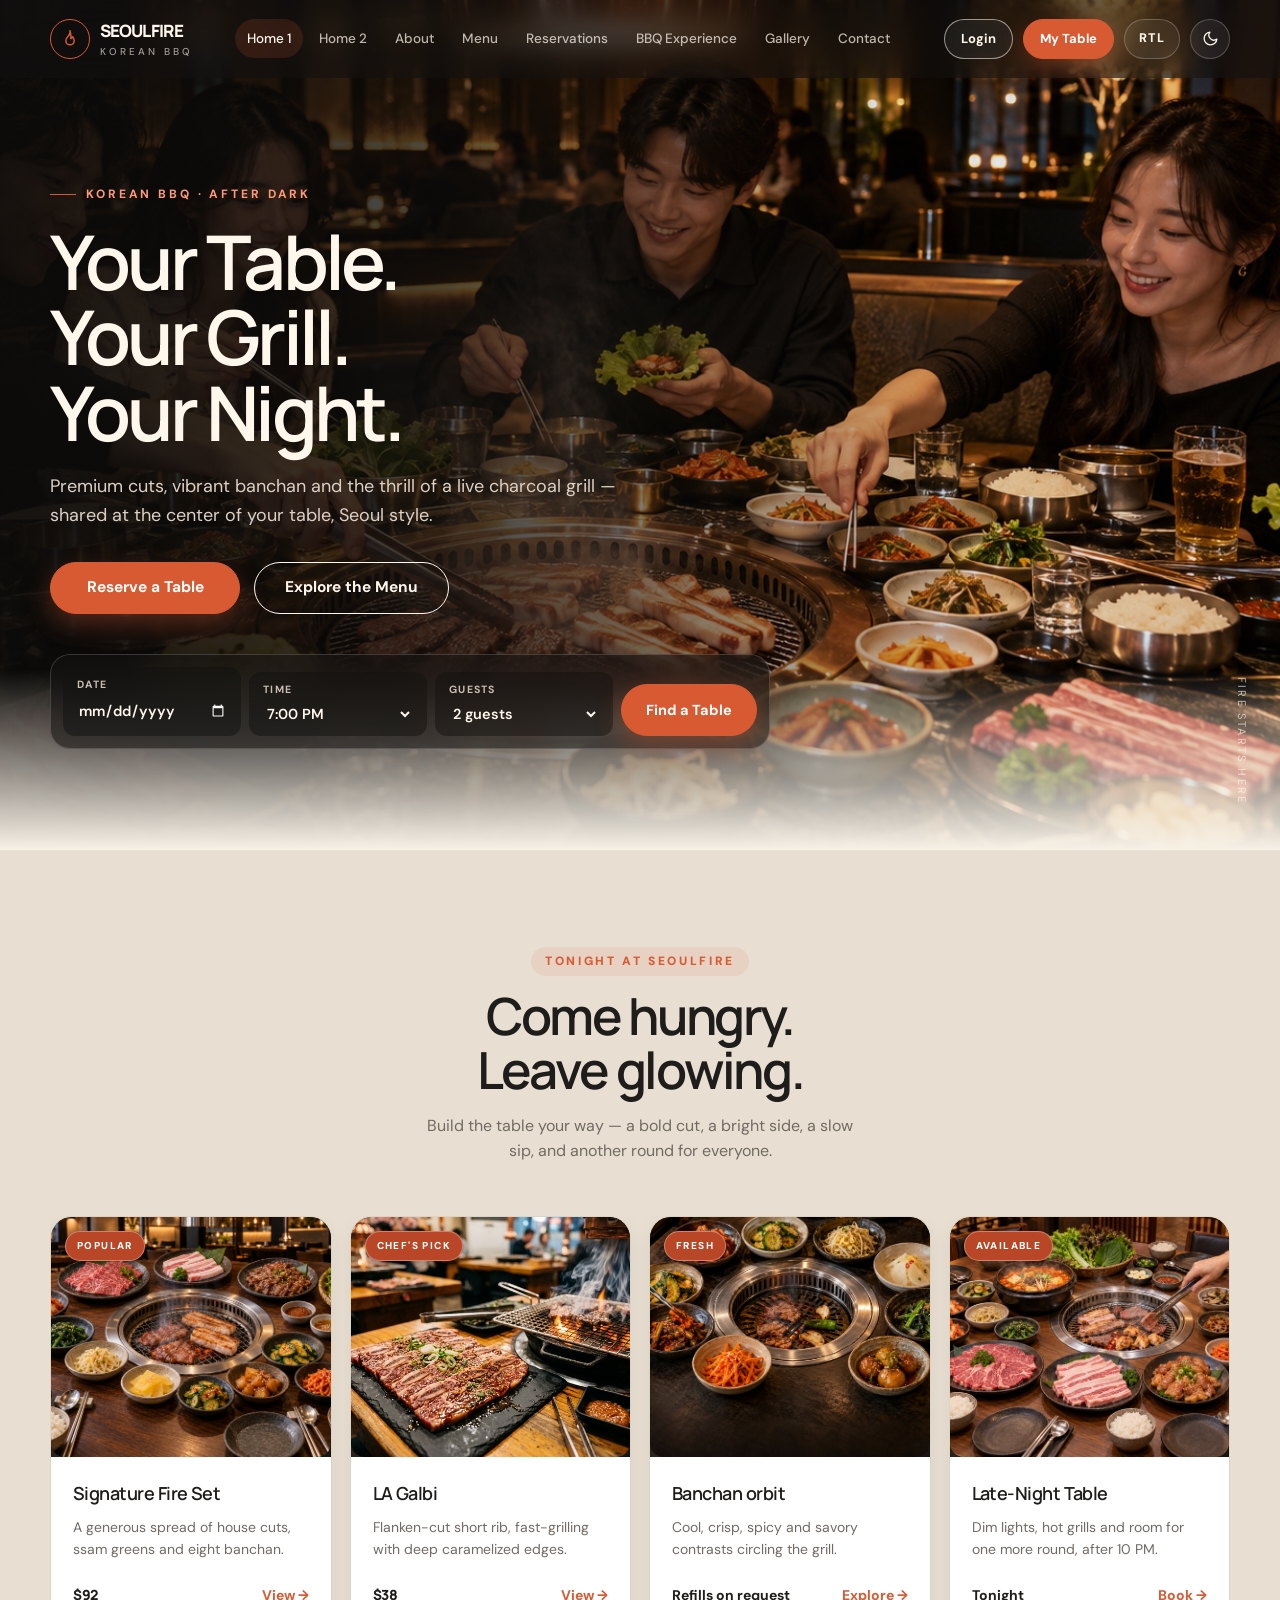
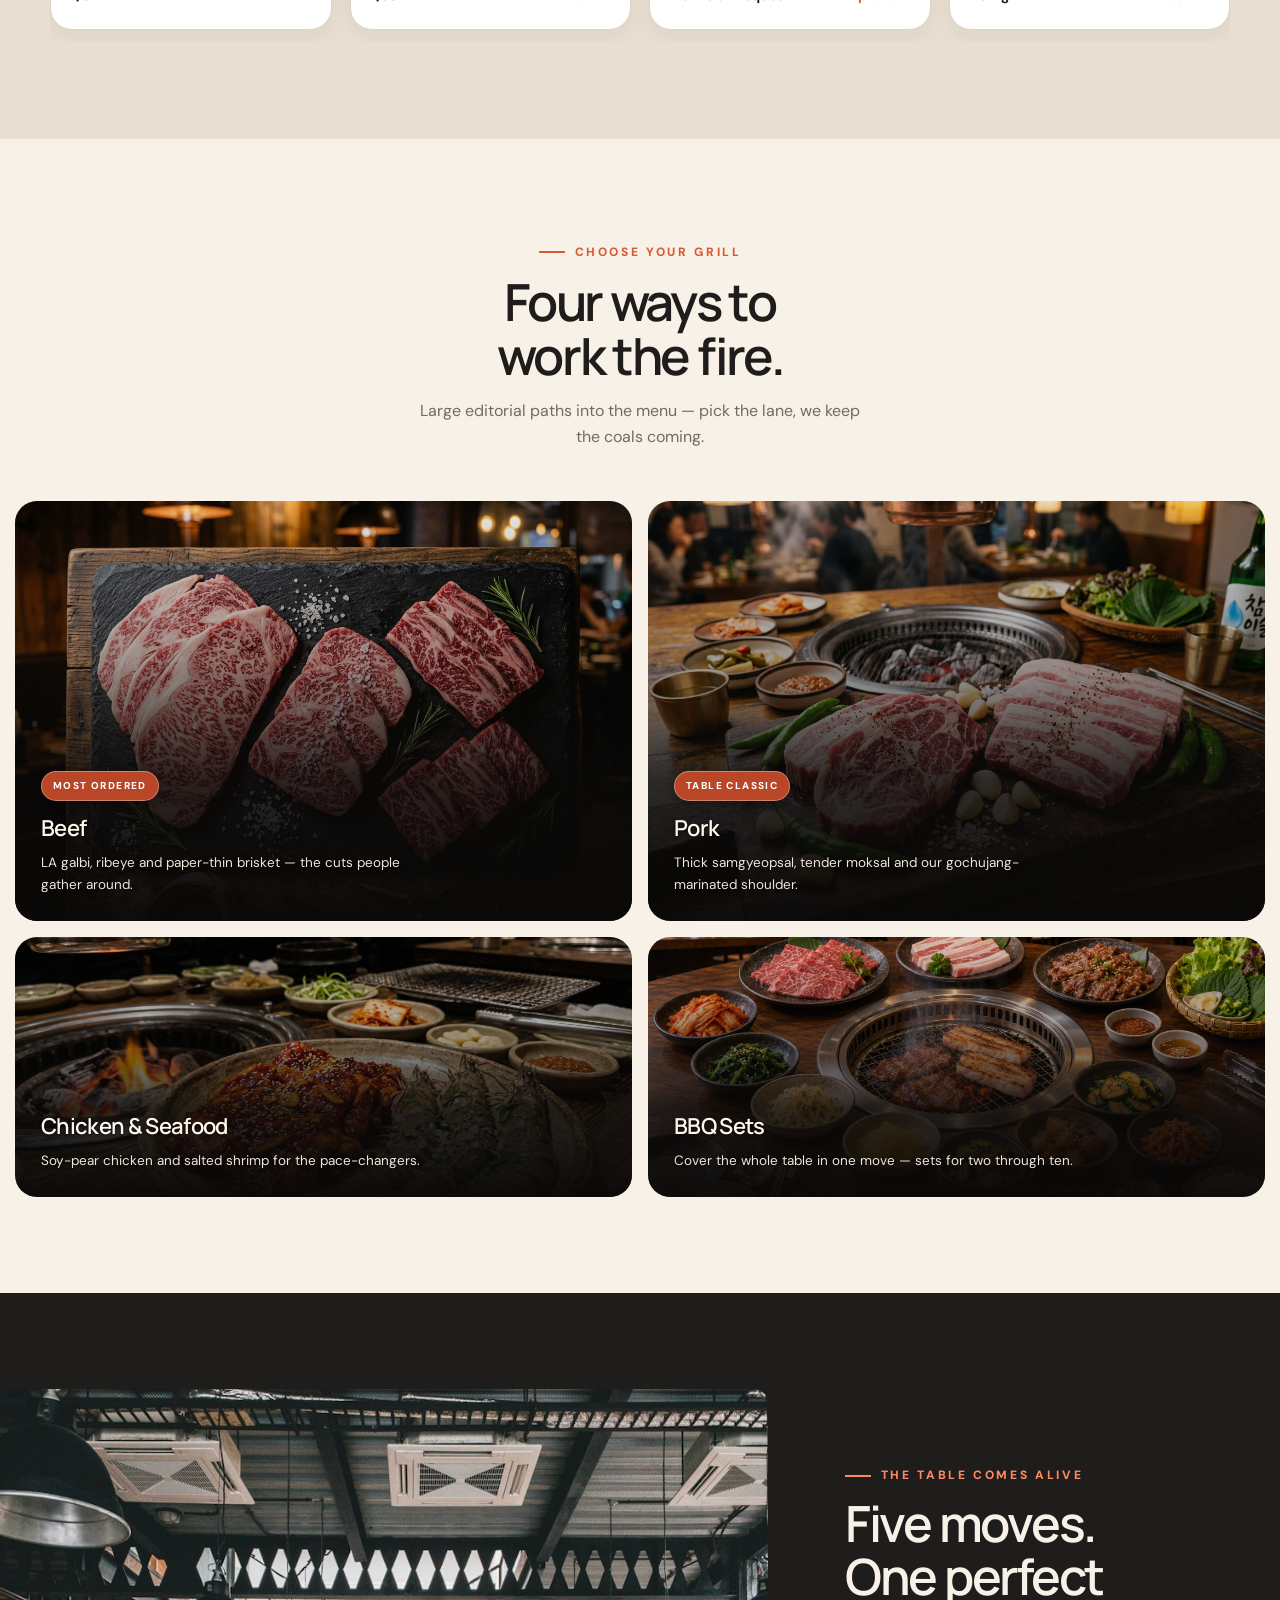
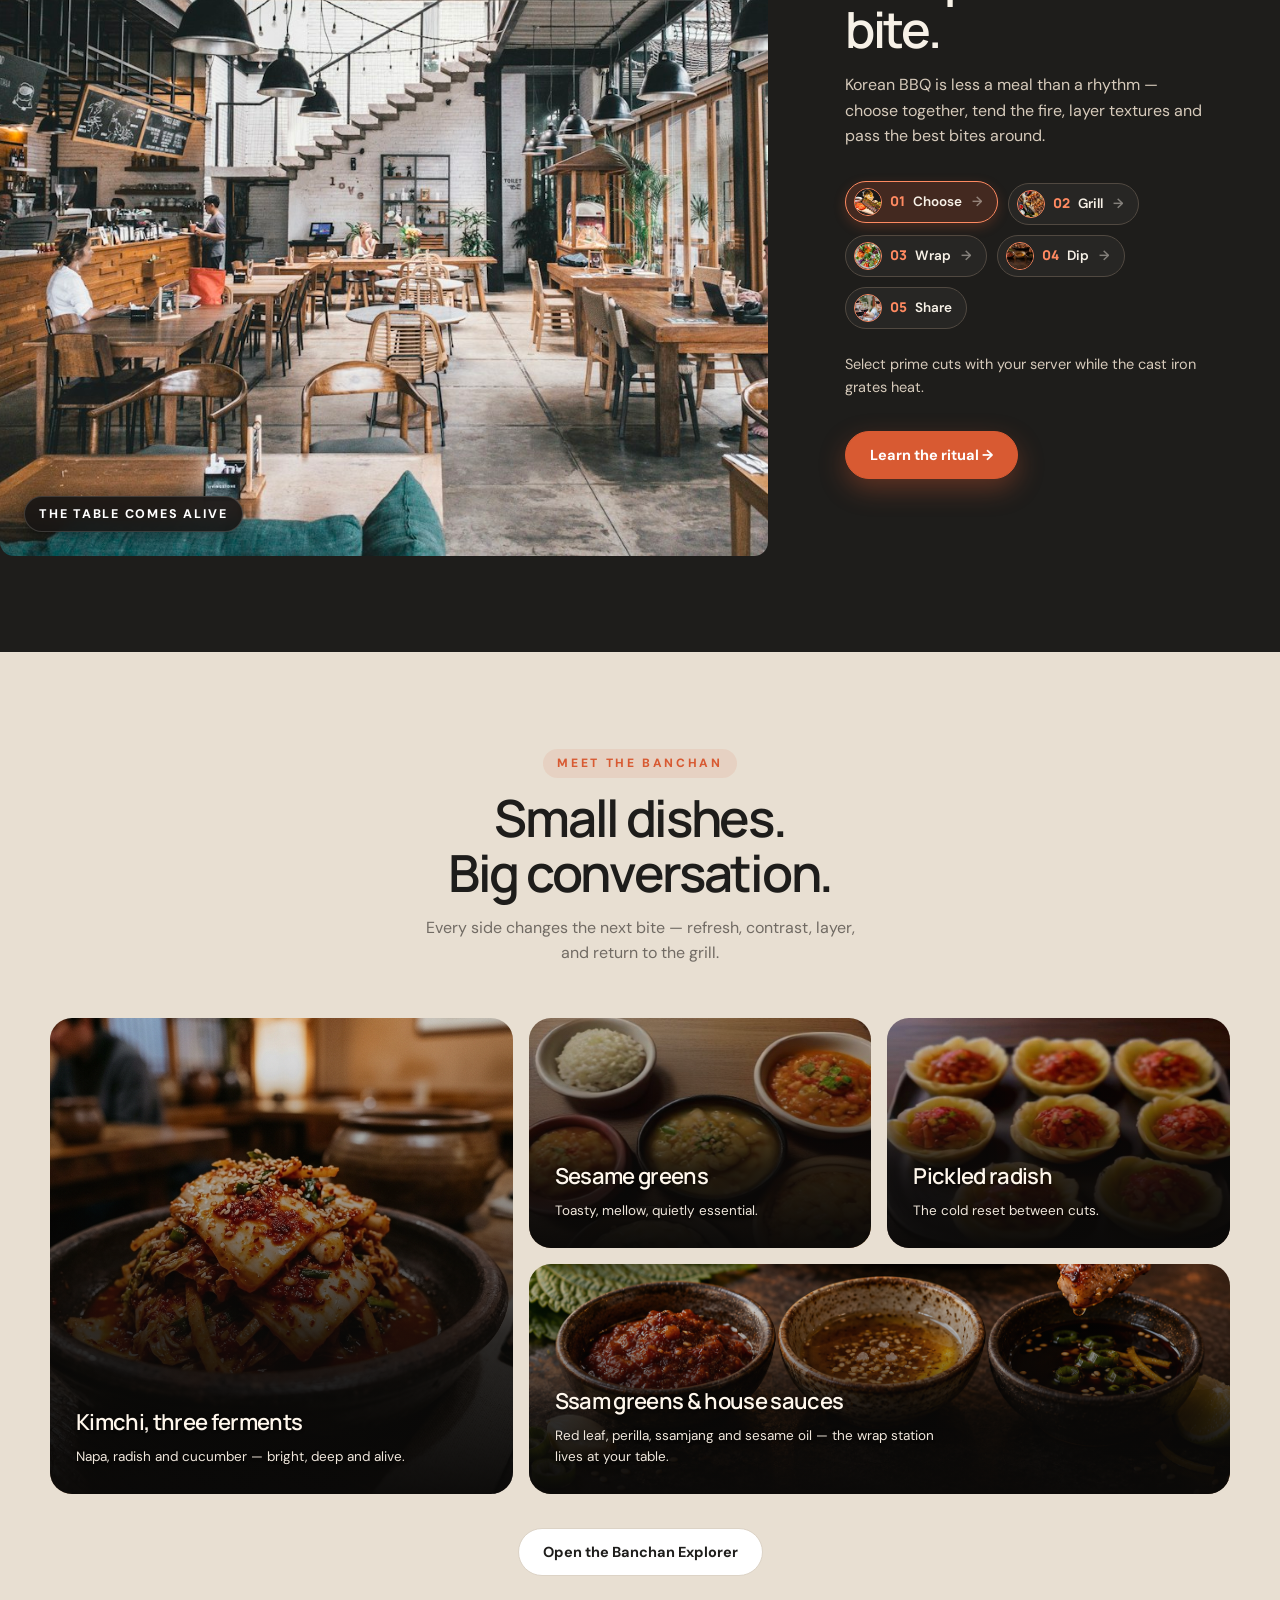
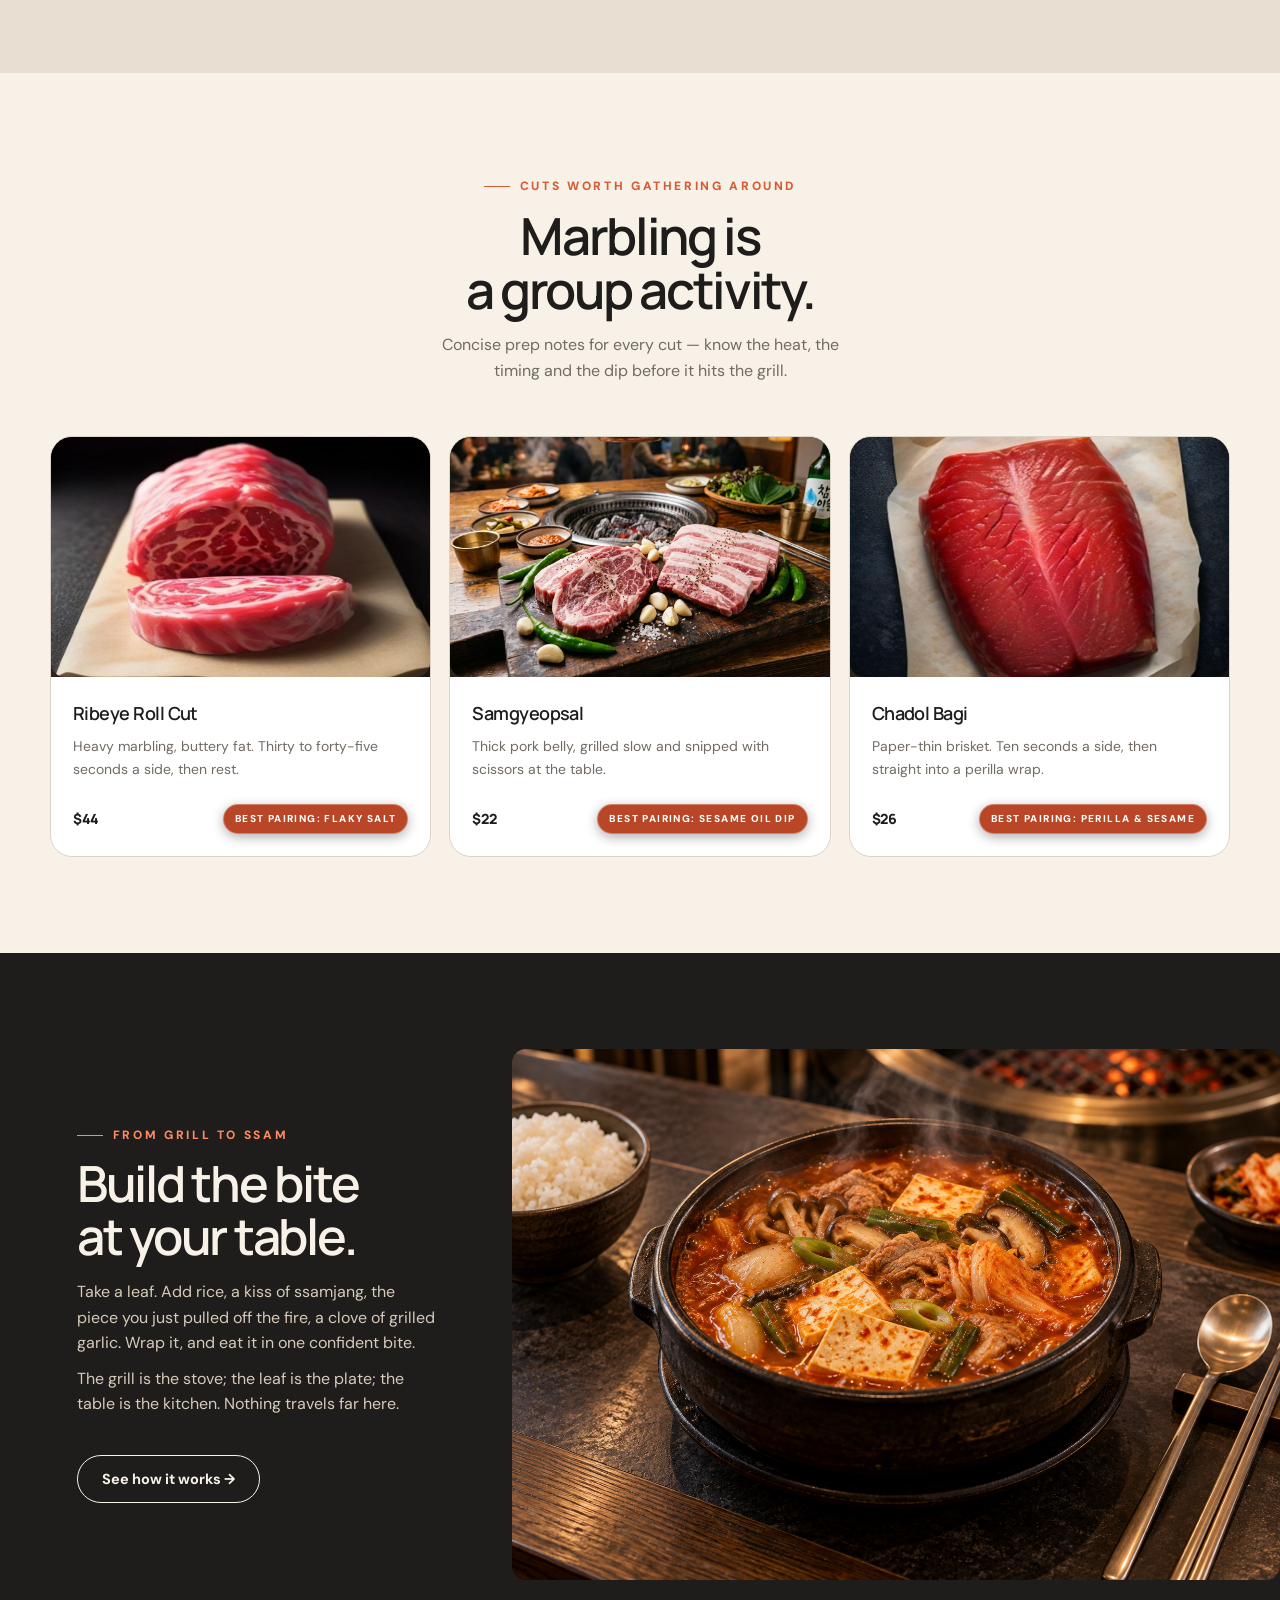
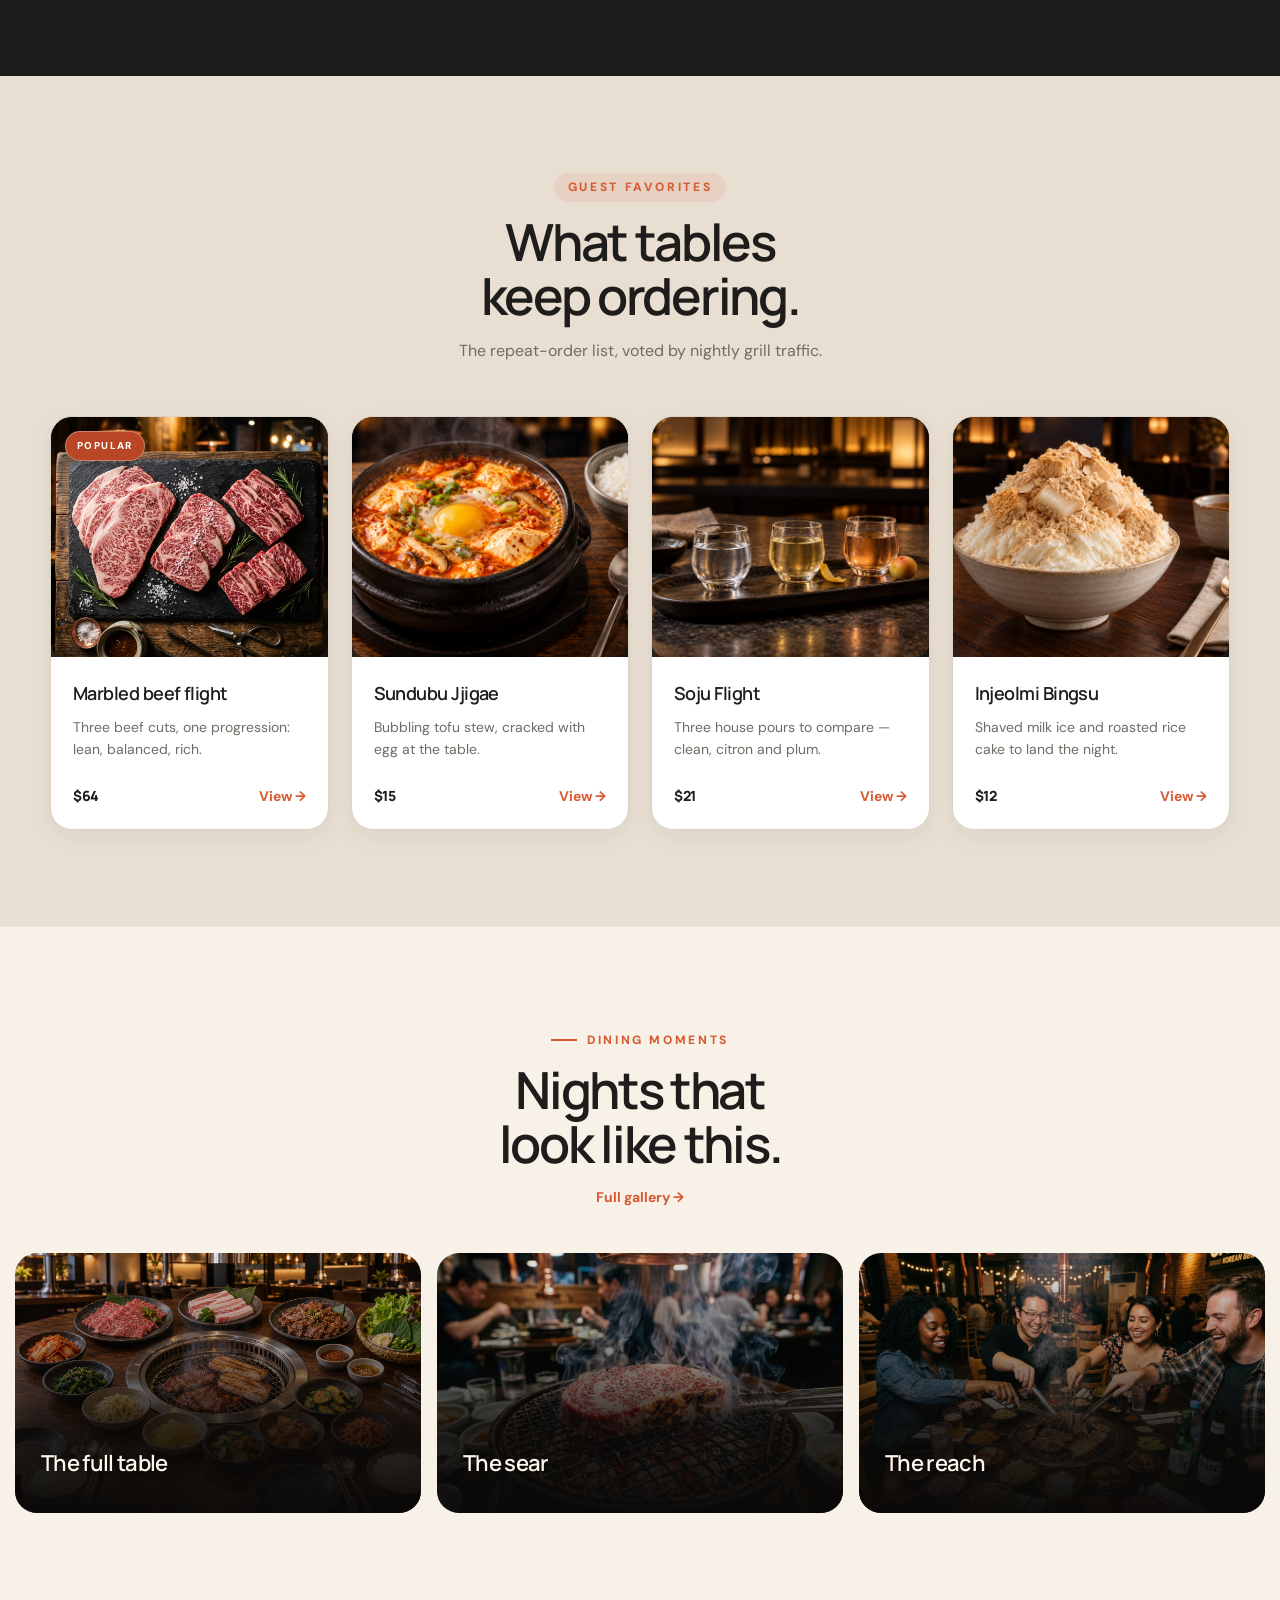
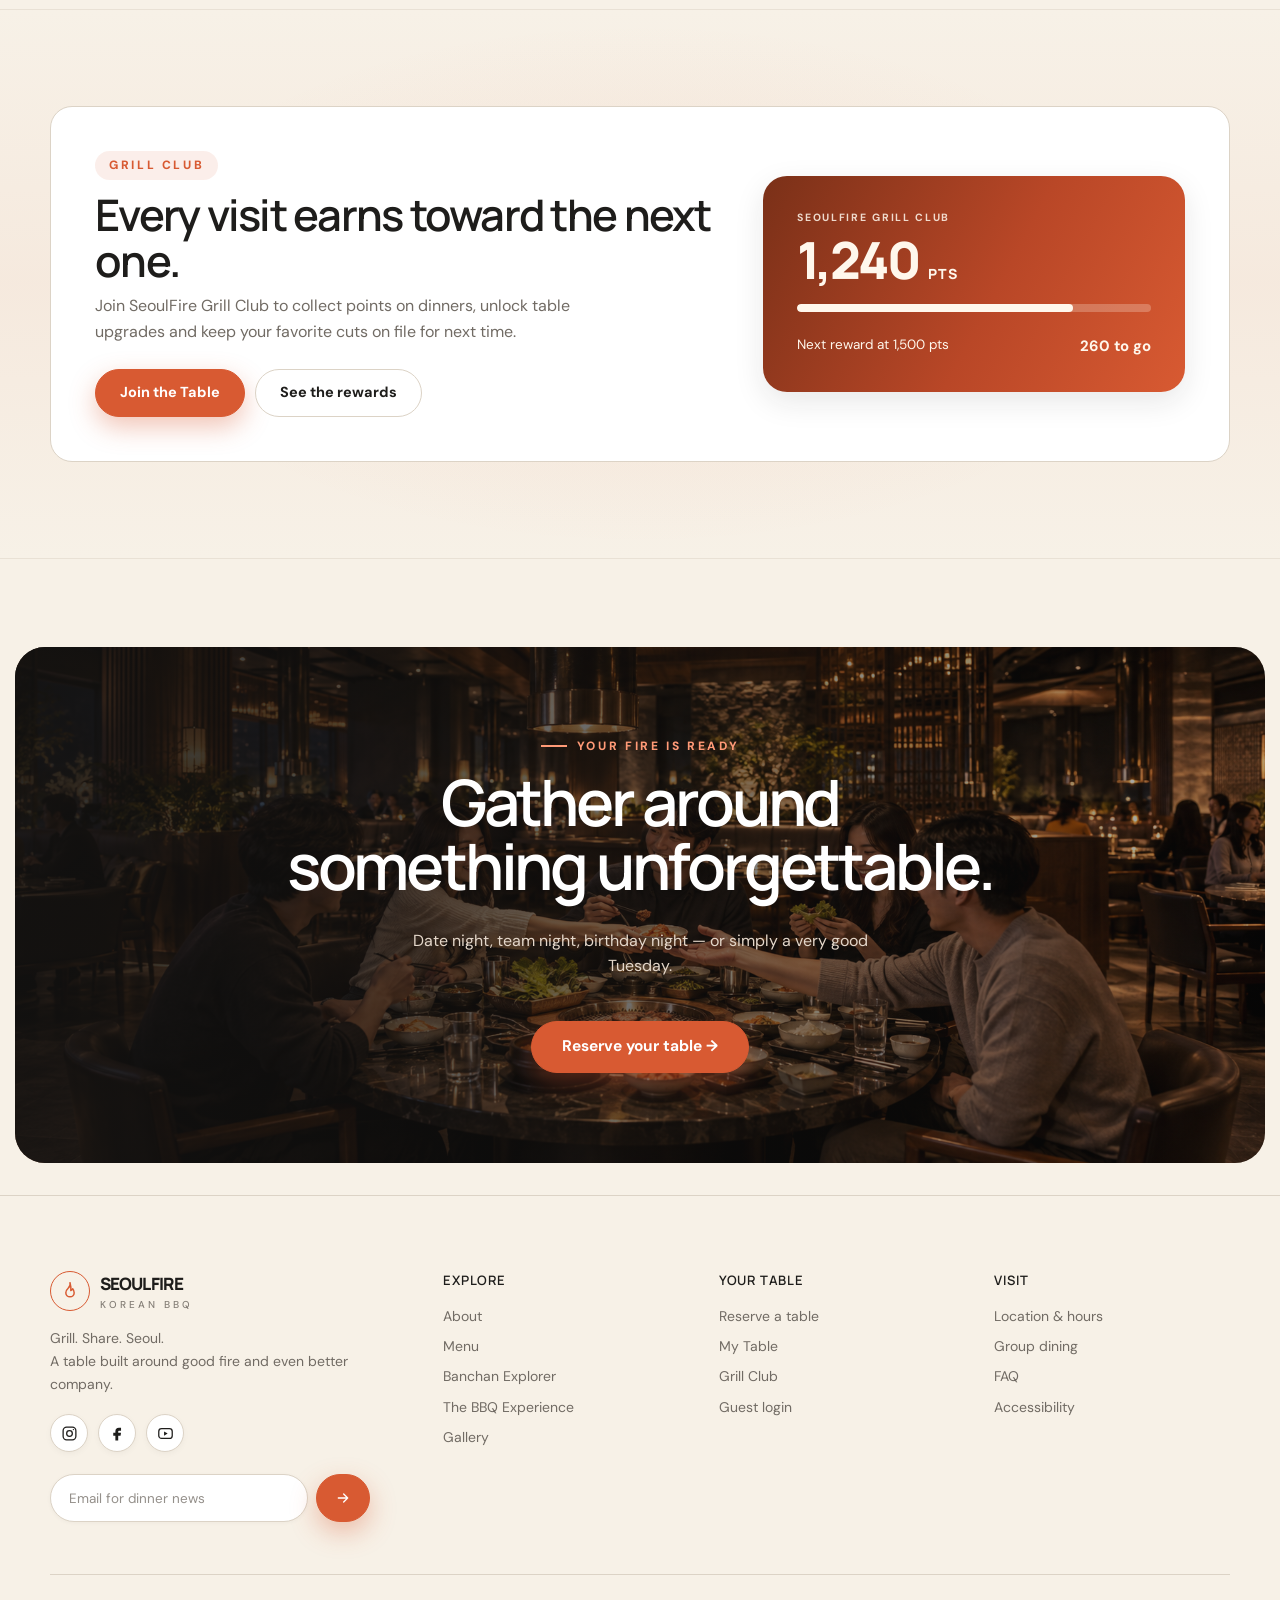
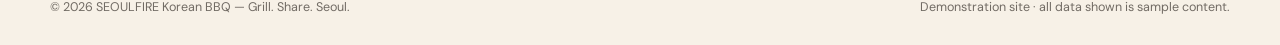
<file: index.html>
<!doctype html>
<html lang="en">

<head>
  <meta charset="utf-8">
  <meta name="viewport" content="width=device-width,initial-scale=1">
  <meta name="theme-color" content="#1E1D1B">
  <title>SEOULFIRE Korean BBQ — Grill. Share. Seoul.</title>
  <meta name="description"
    content="Premium Korean BBQ centered on the fire, the table and the people around it. Reserve your grill table.">
  <meta property="og:title" content="SEOULFIRE Korean BBQ — Your Table. Your Grill. Your Night.">
  <meta property="og:description" content="Premium cuts, vibrant banchan and a live grill at the center of your table.">
  <meta property="og:image" content="assets/images/common/og-cover.jpg">
  <link rel="icon"
    href="data:image/svg+xml,<svg xmlns='http://www.w3.org/2000/svg' viewBox='0 0 100 100'><rect rx='50' width='100' height='100' fill='%231e1d1b'/><text x='50' y='70' font-size='55' text-anchor='middle' fill='%23d85a32'>火</text></svg>">
  <link rel="stylesheet" href="css/main.css">
  <link rel="stylesheet" href="css/header.css">
  <link rel="stylesheet" href="css/buttons.css">
  <link rel="stylesheet" href="css/editorial.css">
  <link rel="stylesheet" href="css/footer.css">
  <link rel="stylesheet" href="css/dark-theme.css">
  <link rel="stylesheet" href="css/rtl.css">
  <link rel="stylesheet" href="css/desktop.css">
  <link rel="stylesheet" href="css/tablet.css">
  <link rel="stylesheet" href="css/mobile.css">
</head>

<body>
  <a class="skip-link" href="#main">Skip to content</a>
  <main id="main">

    <!-- ============ HERO ============ -->
    <section class="hero" style="background-image:url('assets/images/hero/home1.png')">
      <div class="container">
        <div class="hero-content">
          <span class="eyebrow">Korean BBQ · After dark</span>
          <h1>Your Table.<br>Your Grill.<br>Your Night.</h1>
          <p>Premium cuts, vibrant banchan and the thrill of a live charcoal grill — shared at the center of your table,
            Seoul style.</p>
          <div class="hero-buttons">
            <a class="btn btn-primary btn-lg" href="reservations.html">Reserve a Table</a>
            <a class="btn btn-ghost btn-lg" href="menu.html">Explore the Menu</a>
          </div>
          <form class="reserve-bar" action="reservations.html" method="get" aria-label="Quick reservation">
            <label>Date<input type="date" name="date"></label>
            <label>Time<select name="time">
                <option>7:00 PM</option>
                <option>7:30 PM</option>
                <option>8:00 PM</option>
                <option>8:30 PM</option>
                <option>9:00 PM</option>
              </select></label>
            <label>Guests<select name="party">
                <option>2 guests</option>
                <option>3 guests</option>
                <option>4 guests</option>
                <option>6 guests</option>
                <option>8 guests</option>
              </select></label>
            <button class="btn btn-primary" type="submit">Find a Table</button>
          </form>
        </div>
      </div>
      <span class="scroll-note"
        style="position:absolute;right:30px;bottom:46px;writing-mode:vertical-rl;font-size:11px;letter-spacing:.2em;text-transform:uppercase;opacity:.7">Fire
        starts here</span>
    </section>

    <!-- ============ TONIGHT AT SEOULFIRE ============ -->
  <section class="section-alt" id="tonight">
      <div class="container">
        <div class="section-head section-head-centered reveal">
          <div>
            <span class="kicker">Tonight at SeoulFire</span>
            <h2>Come hungry.<br>Leave glowing.</h2>
          </div>
          <p>Build the table your way — a bold cut, a bright side, a slow sip, and another round for everyone.</p>
        </div>
        <div class="rail reveal">
          <article class="card">
            <div class="card-media"><img src="assets/images/home1/tonight-set.jpg" alt="Signature Fire Set on the grill"
                loading="lazy"><span class="badge">Popular</span></div>
            <div class="card-body">
              <h3>Signature Fire Set</h3>
              <p>A generous spread of house cuts, ssam greens and eight banchan.</p>
              <div class="card-meta"><span class="price">$92</span><a class="arrow-link" href="menu.html#sets">View
                  →</a></div>
            </div>
          </article>
          <article class="card">
            <div class="card-media"><img src="assets/images/meat/spec-la-galbi.jpg" alt="LA Galbi short rib"
                loading="lazy"><span class="badge">Chef's pick</span></div>
            <div class="card-body">
              <h3>LA Galbi</h3>
              <p>Flanken-cut short rib, fast-grilling with deep caramelized edges.</p>
              <div class="card-meta"><span class="price">$38</span><a class="arrow-link" href="menu.html#la-galbi">View
                  →</a></div>
            </div>
          </article>
          <article class="card">
            <div class="card-media"><img src="assets/images/pages/orbit.png"
                alt="Banchan orbit around the grill" loading="lazy"><span class="badge">Fresh</span></div>
            <div class="card-body">
              <h3>Banchan orbit</h3>
              <p>Cool, crisp, spicy and savory contrasts circling the grill.</p>
              <div class="card-meta"><span>Refills on request</span><a class="arrow-link"
                  href="menu.html#banchan">Explore →</a></div>
            </div>
          </article>
          <article class="card">
            <div class="card-media"><img src="assets/images/pages/category1_02.png" alt="Late night table set"
                loading="lazy"><span class="badge badge-green">Available</span></div>
            <div class="card-body">
              <h3>Late-Night Table</h3>
              <p>Dim lights, hot grills and room for one more round, after 10 PM.</p>
              <div class="card-meta"><span>Tonight</span><a class="arrow-link" href="reservations.html">Book →</a></div>
            </div>
          </article>
        </div>
      </div>
    </section>

    <!-- ============ CHOOSE YOUR GRILL ============ -->
    <section>
      <div class="container-wide">
        <div class="section-head section-head-centered reveal">
          <div>
            <span class="kicker">Choose your grill</span>
            <h2>Four ways to<br>work the fire.</h2>
          </div>
          <p>Large editorial paths into the menu — pick the lane, we keep the coals coming.</p>
        </div>
        <div class="grid grid-2 reveal" style="gap:16px">
          <a class="tile tile-lg" href="menu.html#beef">
            <img src="assets/images/home1/beef-tile.jpg" alt="Premium beef cuts on a board">
            <div class="tile-body"><span class="badge">Most ordered</span>
              <h3 style="margin-top:10px">Beef</h3>
              <p>LA galbi, ribeye and paper-thin brisket — the cuts people gather around.</p>
            </div>
          </a>
          <a class="tile tile-lg" href="menu.html#pork">
            <img src="assets/images/home1/pork-tile.jpg" alt="Pork belly and collar cuts">
            <div class="tile-body"><span class="badge">Table classic</span>
              <h3 style="margin-top:10px">Pork</h3>
              <p>Thick samgyeopsal, tender moksal and our gochujang-marinated shoulder.</p>
            </div>
          </a>
          <a class="tile" href="menu.html#chicken">
            <img src="assets/images/home1/chicken-seafood.jpg" alt="Marinated chicken thigh">
            <div class="tile-body">
              <h3>Chicken &amp; Seafood</h3>
              <p>Soy-pear chicken and salted shrimp for the pace-changers.</p>
            </div>
          </a>
          <a class="tile" href="menu.html#sets">
            <img src="assets/images/home1/sets-tile.jpg" alt="Family BBQ set spread">
            <div class="tile-body">
              <h3>BBQ Sets</h3>
              <p>Cover the whole table in one move — sets for two through ten.</p>
            </div>
          </a>
        </div>
      </div>
    </section>

    <!-- ============ THE TABLE COMES ALIVE ============ -->
    <section class="editorial" id="table-alive-section">
      <div class="editorial-media">
        <img id="table-alive-img" src="assets/images/home1/table-alive.jpg"
          alt="The table comes alive — guests grilling together around a shared table" loading="lazy">
        <div class="editorial-badge">
          <span class="badge badge-gold" id="table-alive-badge">The Table Comes Alive</span>
        </div>
      </div>
      <div class="editorial-copy">
        <span class="kicker">The table comes alive</span>
        <h2>Five moves.<br>One perfect bite.</h2>
        <p>Korean BBQ is less a meal than a rhythm — choose together, tend the fire, layer textures and pass the best
          bites around.</p>
        <div class="steps-flow" role="tablist" aria-label="Five moves of Korean BBQ">
          <button type="button" class="step-chip active" data-img="assets/images/home1/step-01-choose.jpg" data-badge="01 · Choose Your Cuts" aria-label="Move 1: Choose">
            <img src="assets/images/home1/step-01-choose.jpg" class="step-chip-thumb" alt="Choose">
            <b>01</b>Choose
          </button>
          <button type="button" class="step-chip" data-img="assets/images/home1/step-02-grill.jpg" data-badge="02 · Grill on the Fire" aria-label="Move 2: Grill">
            <img src="assets/images/home1/step-02-grill.jpg" class="step-chip-thumb" alt="Grill">
            <b>02</b>Grill
          </button>
          <button type="button" class="step-chip" data-img="assets/images/home1/step-03-wrap.jpg" data-badge="03 · Build Your Ssam" aria-label="Move 3: Wrap">
            <img src="assets/images/home1/step-03-wrap.jpg" class="step-chip-thumb" alt="Wrap">
            <b>03</b>Wrap
          </button>
          <button type="button" class="step-chip" data-img="assets/images/pages/House%20Sauces.png" data-badge="04 · House Dipping Sauces" aria-label="Move 4: Dip">
            <img src="assets/images/pages/House%20Sauces.png" class="step-chip-thumb" alt="House dipping sauces">
            <b>04</b>Dip
          </button>
          <button type="button" class="step-chip" data-img="assets/images/home1/step-05-share.jpg" data-badge="05 · Share the Feast" aria-label="Move 5: Share">
            <img src="assets/images/home1/step-05-share.jpg" class="step-chip-thumb" alt="Share">
            <b>05</b>Share
          </button>
        </div>
        <p class="ritual-step-caption" id="table-alive-caption" style="margin-top:16px;font-size:14.5px;color:#D6CABB;min-height:22px">
          Select prime cuts with your server while the cast iron grates heat.
        </p>
        <div style="margin-top:22px"><a class="btn btn-primary" href="experience.html">Learn the ritual →</a></div>
      </div>
    </section>

    <!-- ============ MEET THE BANCHAN ============ -->
  <section class="section-alt" id="banchan-teaser">
      <div class="container">
        <div class="section-head section-head-centered reveal">
          <div>
            <span class="kicker">Meet the banchan</span>
            <h2>Small dishes.<br>Big conversation.</h2>
          </div>
          <p>Every side changes the next bite — refresh, contrast, layer, and return to the grill.</p>
        </div>
        <div class="grid banchan-grid reveal">
          <a class="tile banchan-feature" href="menu.html#banchan">
            <img src="assets/images/banchan/banchan-big.jpg" alt="Napa kimchi in a ceramic dish">
            <div class="tile-body">
              <h3>Kimchi, three ferments</h3>
              <p>Napa, radish and cucumber — bright, deep and alive.</p>
            </div>
          </a>
          <a class="tile" href="menu.html#banchan">
            <img src="assets/images/banchan/banchan-greens.jpg" alt="Sesame spinach side dish">
            <div class="tile-body">
              <h3>Sesame greens</h3>
              <p>Toasty, mellow, quietly essential.</p>
            </div>
          </a>
          <a class="tile" href="menu.html#banchan">
            <img src="assets/images/banchan/banchan-radish.jpg" alt="Pickled radish cubes">
            <div class="tile-body">
              <h3>Pickled radish</h3>
              <p>The cold reset between cuts.</p>
            </div>
          </a>
          <a class="tile banchan-wide" href="menu.html#banchan">
            <img src="assets/images/pages/ssam_greens_sauces.png" alt="Ssam greens and house sauces board">
            <div class="tile-body">
              <h3>Ssam greens &amp; house sauces</h3>
              <p>Red leaf, perilla, ssamjang and sesame oil — the wrap station lives at your table.</p>
            </div>
          </a>
        </div>
        <div style="text-align:center;margin-top:34px"><a class="btn btn-outline" href="menu.html#banchan">Open the
            Banchan Explorer</a></div>
      </div>
    </section>

    <!-- ============ CUTS WORTH GATHERING AROUND ============ -->
    <section>
      <div class="container">
        <div class="section-head section-head-centered reveal">
          <div>
            <span class="kicker">Cuts worth gathering around</span>
            <h2>Marbling is<br>a group activity.</h2>
          </div>
          <p>Concise prep notes for every cut — know the heat, the timing and the dip before it hits the grill.</p>
        </div>
        <div class="grid grid-3 reveal">
          <a class="card" href="menu.html#ribeye">
            <div class="card-media"><img src="assets/images/home1/cut-ribeye.jpg"
                alt="Ribeye roll cut with heavy marbling" loading="lazy"></div>
            <div class="card-body">
              <h3>Ribeye Roll Cut</h3>
              <p>Heavy marbling, buttery fat. Thirty to forty-five seconds a side, then rest.</p>
              <div class="card-meta"><span class="price">$44</span><span class="badge">Best pairing: flaky salt</span>
              </div>
            </div>
          </a>
          <a class="card" href="menu.html#samgyeopsal">
            <div class="card-media"><img src="assets/images/home1/cut-belly.jpg" alt="Thick cut pork belly"
                loading="lazy"></div>
            <div class="card-body">
              <h3>Samgyeopsal</h3>
              <p>Thick pork belly, grilled slow and snipped with scissors at the table.</p>
              <div class="card-meta"><span class="price">$22</span><span class="badge">Best pairing: sesame oil
                  dip</span></div>
            </div>
          </a>
          <a class="card" href="menu.html#chadol">
            <div class="card-media"><img src="assets/images/home1/cut-chadol.jpg" alt="Paper thin beef brisket"
                loading="lazy"></div>
            <div class="card-body">
              <h3>Chadol Bagi</h3>
              <p>Paper-thin brisket. Ten seconds a side, then straight into a perilla wrap.</p>
              <div class="card-meta"><span class="price">$26</span><span class="badge">Best pairing: perilla &amp;
                  sesame</span></div>
            </div>
          </a>
        </div>
      </div>
    </section>

    <!-- ============ FROM GRILL TO SSAM ============ -->
    <section class="editorial flip">
      <div class="editorial-media"><img src="assets/images/pages/One_Pot_per_Table.png"
          alt="One pot served at the center of a Korean BBQ table" loading="lazy"></div>
      <div class="editorial-copy">
        <span class="kicker">From grill to ssam</span>
        <h2>Build the bite<br>at your table.</h2>
        <p>Take a leaf. Add rice, a kiss of ssamjang, the piece you just pulled off the fire, a clove of grilled garlic.
          Wrap it, and eat it in one confident bite.</p>
        <p>The grill is the stove; the leaf is the plate; the table is the kitchen. Nothing travels far here.</p>
        <div style="margin-top:28px"><a class="btn btn-ghost" href="experience.html">See how it works →</a></div>
      </div>
    </section>

    <!-- ============ GUEST FAVORITES ============ -->
  <section class="section-alt" id="favorites">
      <div class="container">
        <div class="section-head section-head-centered reveal">
          <div>
            <span class="kicker">Guest favorites</span>
            <h2>What tables<br>keep ordering.</h2>
          </div>
          <p>The repeat-order list, voted by nightly grill traffic.</p>
        </div>
        <div class="grid grid-4 reveal">
          <article class="card">
            <div class="card-media"><img src="assets/images/home1/fav-beef.jpg" alt="Grilled marbled beef"
                loading="lazy"><span class="badge">Popular</span></div>
            <div class="card-body">
              <h3>Marbled beef flight</h3>
              <p>Three beef cuts, one progression: lean, balanced, rich.</p>
              <div class="card-meta"><span class="price">$64</span><a class="arrow-link" href="menu.html#beef">View
                  →</a></div>
            </div>
          </article>
          <article class="card">
            <div class="card-media"><img src="assets/images/pages/sundubu_Jjigae.png" alt="Bubbling sundubu jjigae"
                loading="lazy"></div>
            <div class="card-body">
              <h3>Sundubu Jjigae</h3>
              <p>Bubbling tofu stew, cracked with egg at the table.</p>
              <div class="card-meta"><span class="price">$15</span><a class="arrow-link" href="menu.html#soups">View
                  →</a></div>
            </div>
          </article>
          <article class="card">
            <div class="card-media"><img src="assets/images/pages/Soj_ Flight.png" alt="Soju flight and makgeolli"
                loading="lazy"></div>
            <div class="card-body">
              <h3>Soju Flight</h3>
              <p>Three house pours to compare — clean, citron and plum.</p>
              <div class="card-meta"><span class="price">$21</span><a class="arrow-link" href="menu.html#drinks">View
                  →</a></div>
            </div>
          </article>
          <article class="card">
            <div class="card-media"><img src="assets/images/pages/Injeolmi_Bingsu.png" alt="Injeolmi bingsu shaved ice"
                loading="lazy"></div>
            <div class="card-body">
              <h3>Injeolmi Bingsu</h3>
              <p>Shaved milk ice and roasted rice cake to land the night.</p>
              <div class="card-meta"><span class="price">$12</span><a class="arrow-link" href="menu.html#desserts">View
                  →</a></div>
            </div>
          </article>
        </div>
      </div>
    </section>

    <!-- ============ DINING MOMENTS ============ -->
    <section>
      <div class="container-wide">
        <div class="section-head section-head-centered reveal">
          <div>
            <span class="kicker">Dining moments</span>
            <h2>Nights that<br>look like this.</h2>
          </div>
          <a class="arrow-link" href="gallery.html">Full gallery →</a>
        </div>
        <div class="grid grid-3 reveal" style="gap:16px">
          <a class="tile" href="gallery.html"><img src="assets/images/pages/full_table.png"
              alt="Overhead communal feast">
            <div class="tile-body">
              <h3>The full table</h3>
            </div>
          </a>
          <a class="tile" href="gallery.html"><img src="assets/images/pages/the_sear.png"
              alt="Macro sear on the grill">
            <div class="tile-body">
              <h3>The sear</h3>
            </div>
          </a>
          <a class="tile" href="gallery.html"><img src="assets/images/pages/the_reach.png"
              alt="Friends reaching toward the grill">
            <div class="tile-body">
              <h3>The reach</h3>
            </div>
          </a>
        </div>
      </div>
    </section>

    <!-- ============ LOYALTY TEASER ============ -->
    <section class="section-highlight" id="loyalty-teaser">
      <div class="container">
        <div class="panel reveal"
          style="display:grid;grid-template-columns:1.2fr .8fr;gap:36px;align-items:center;padding:44px">
          <div>
            <span class="kicker">Grill Club</span>
            <h2 style="font:800 clamp(1.8rem,3.4vw,2.9rem)/1.05 'Manrope';letter-spacing:-.04em;margin:12px 0 10px">
              Every visit earns toward the next one.</h2>
            <p style="color:var(--muted);max-width:480px;margin:0">Join SeoulFire Grill Club to collect points on
              dinners, unlock table upgrades and keep your favorite cuts on file for next time.</p>
            <div style="display:flex;gap:10px;margin-top:24px;flex-wrap:wrap">
              <a class="btn btn-primary" href="register.html">Join the Table</a>
              <a class="btn btn-outline" href="dashboard.html#loyalty">See the rewards</a>
            </div>
          </div>
          <div class="loyalty-card" style="background:linear-gradient(118deg,#7A3018,#B94727 55%,#D85A32)">
            <small>SeoulFire Grill Club</small>
            <div class="pts">1,240 <span style="font-size:14px;letter-spacing:.08em">PTS</span></div>
            <div class="tier-meter" style="margin-top:18px"><i style="width:78%"></i></div>
            <div class="row"><span>Next reward at 1,500 pts</span><b>260 to go</b></div>
          </div>
        </div>
      </div>
    </section>

    <!-- ============ FULL-WIDTH CTA ============ -->
    <section class="cta-section">
      <div class="cta"
        style="margin:40px auto 0;width:min(1320px,calc(100% - 30px));border-radius:30px;padding:90px 7%;color:#fff;position:relative;isolation:isolate;background:url('assets/images/cta/hero-cta.png') center/cover">
        <div
          style="position:absolute;inset:0;z-index:-1;background:linear-gradient(90deg,rgba(19,18,17,.9),rgba(19,18,17,.3))">
        </div>
        <span class="kicker" style="color:#FF9A77">Your fire is ready</span>
        <h2 style="font:800 clamp(2.2rem,5vw,4.4rem)/1 'Manrope';letter-spacing:-.05em;margin:14px 0">Gather
          around<br>something unforgettable.</h2>
        <p style="max-width:500px;color:#E4D7CA">Date night, team night, birthday night — or simply a very good Tuesday.
        </p>
        <a class="btn btn-primary btn-lg" href="reservations.html" style="margin-top:26px">Reserve your table →</a>
      </div>
    </section>

  </main>
  <script src="js/data.js"></script>
  <script src="js/main.js"></script>
</body>

</html>
</file>
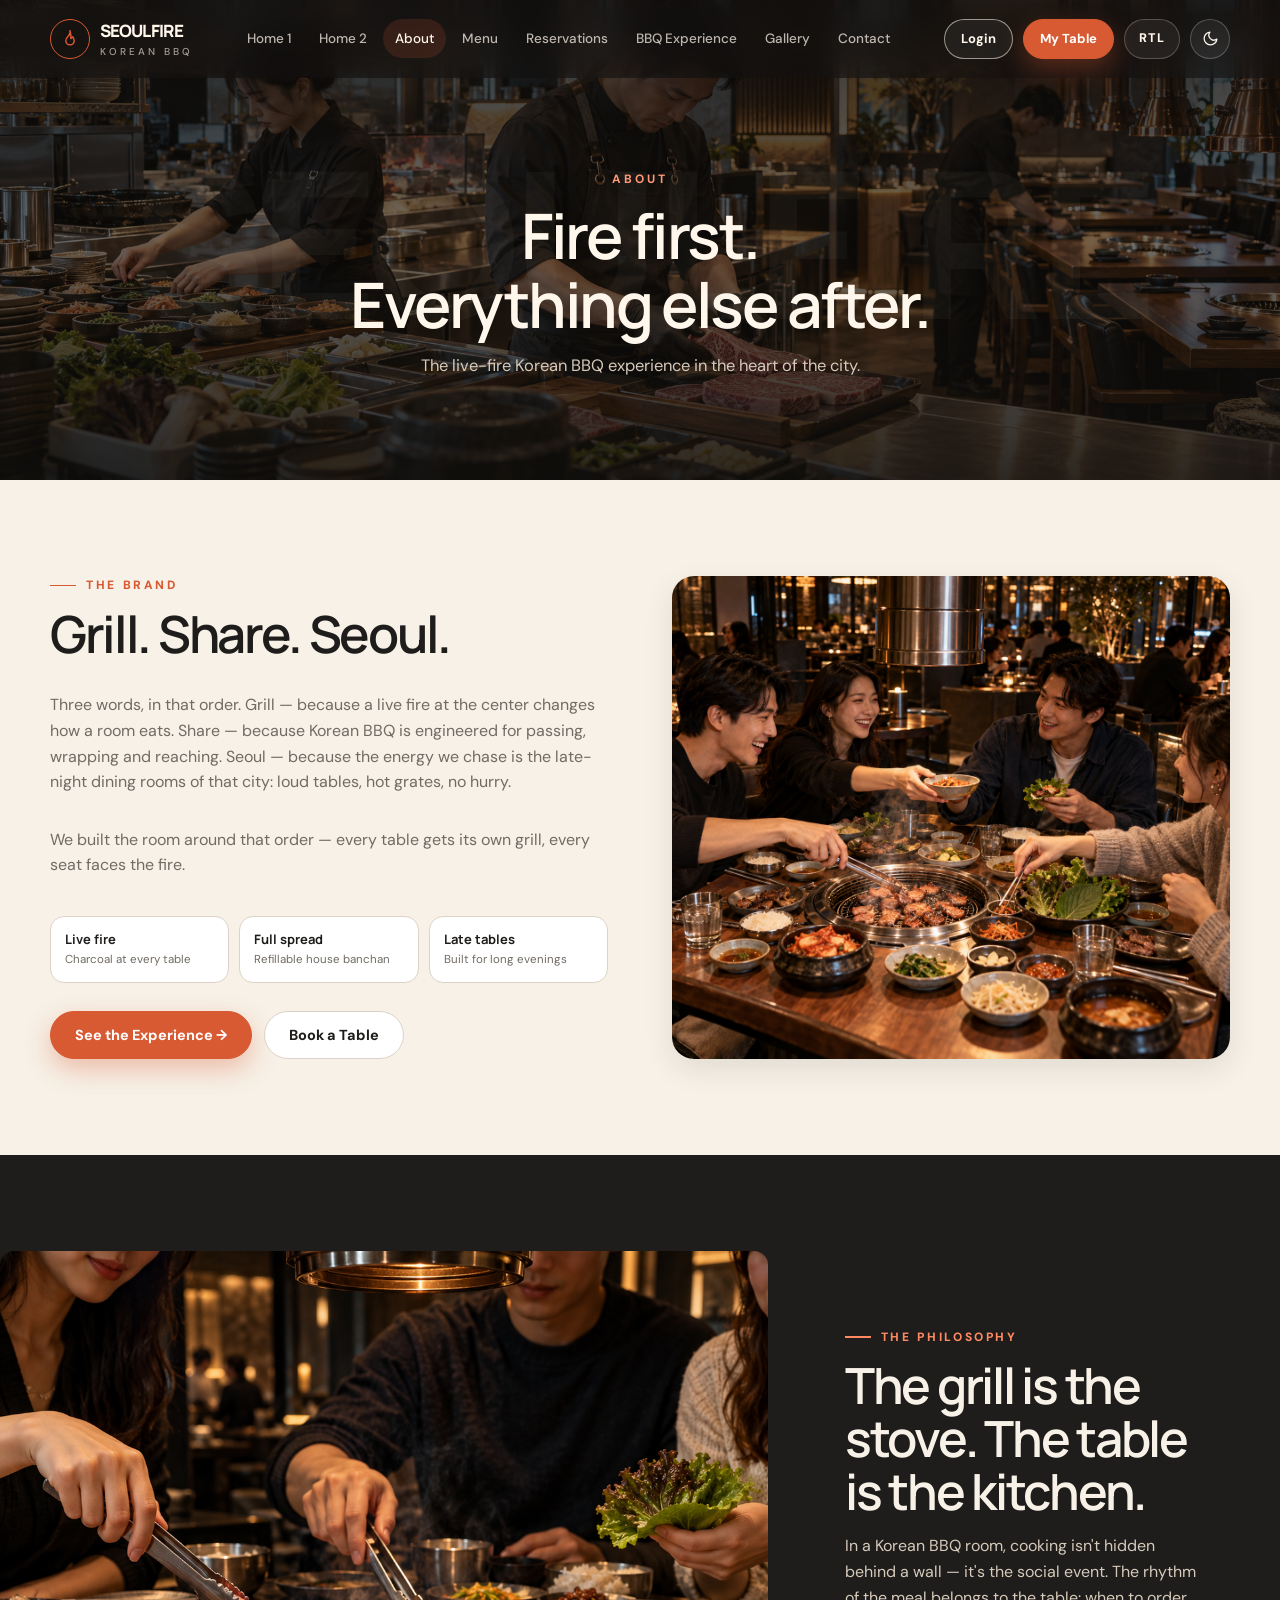
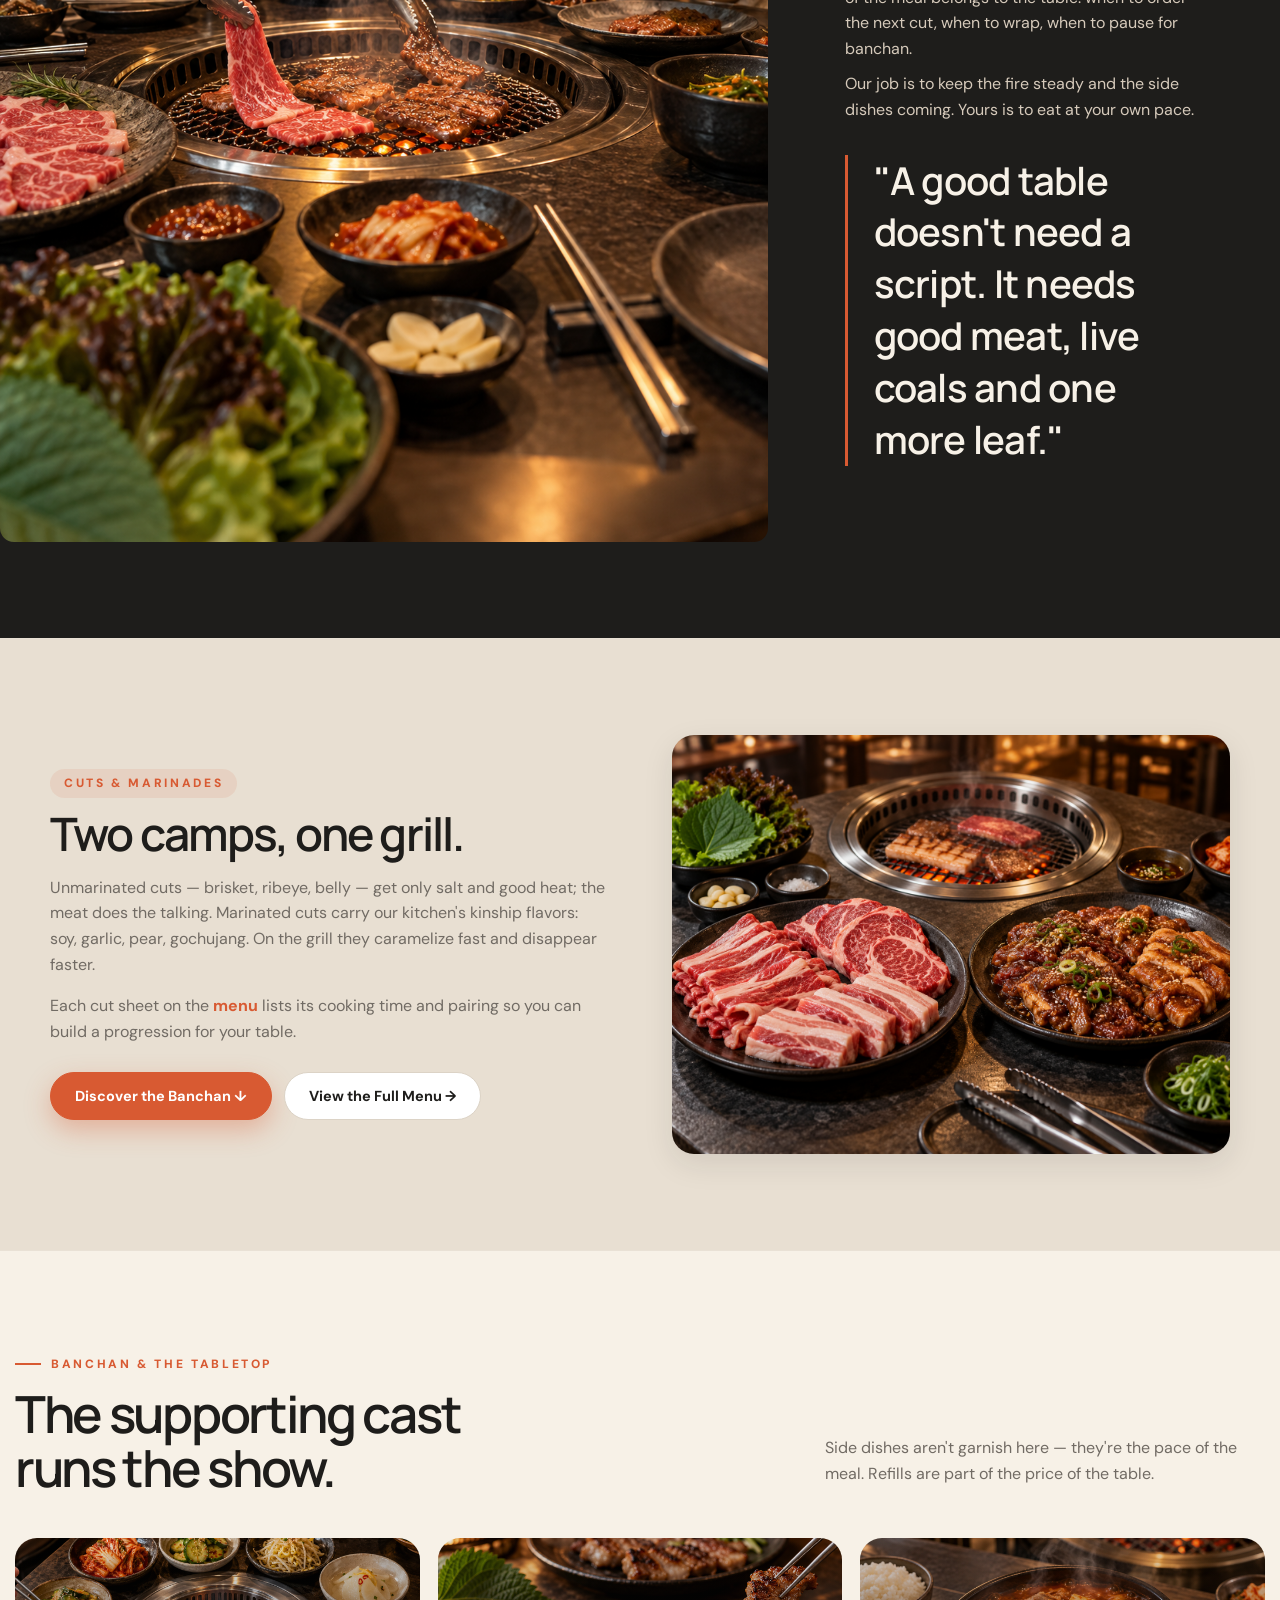
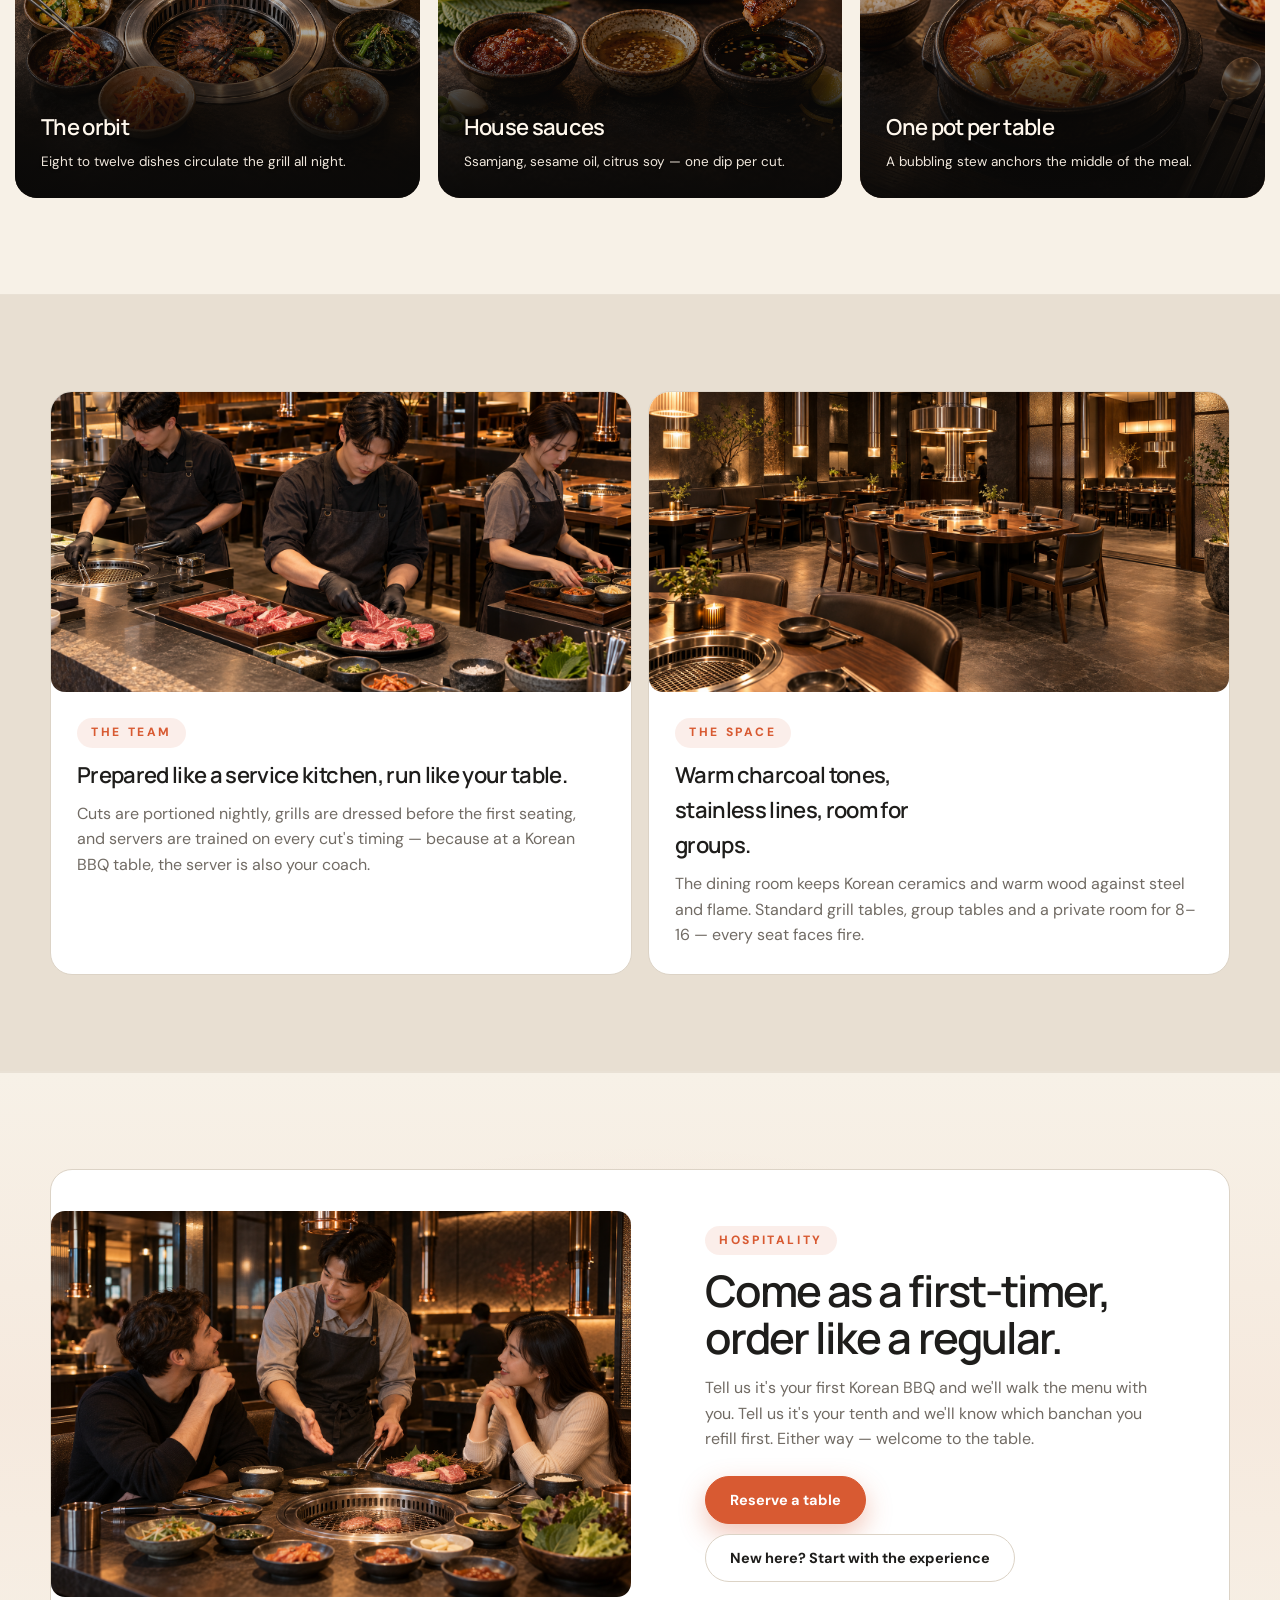
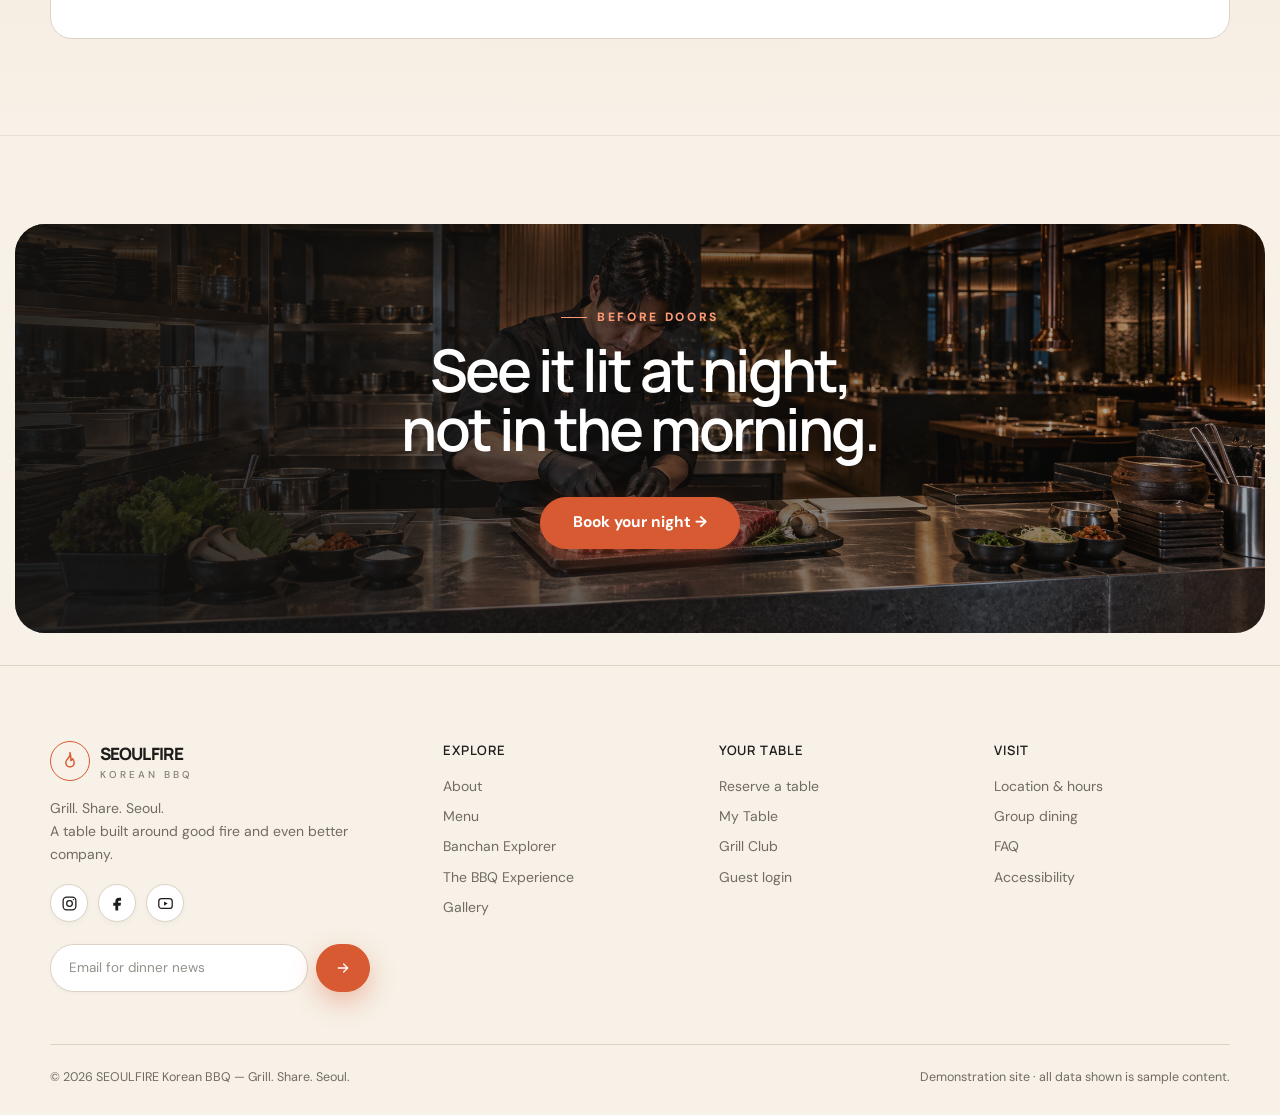
<file: about.html>
<!doctype html>
<html lang="en">
<head>
<meta charset="utf-8">
<meta name="viewport" content="width=device-width,initial-scale=1">
<meta name="theme-color" content="#1E1D1B">
<title>About — SEOULFIRE Korean BBQ</title>
<meta name="description" content="The story of SEOULFIRE — a Korean BBQ room built around the fire, the table and the people sharing it.">
<link rel="icon" href="data:image/svg+xml,<svg xmlns='http://www.w3.org/2000/svg' viewBox='0 0 100 100'><rect rx='50' width='100' height='100' fill='%231e1d1b'/><text x='50' y='70' font-size='55' text-anchor='middle' fill='%23d85a32'>火</text></svg>">
<link rel="stylesheet" href="css/main.css">
<link rel="stylesheet" href="css/header.css">
<link rel="stylesheet" href="css/buttons.css">
<link rel="stylesheet" href="css/editorial.css">
<link rel="stylesheet" href="css/footer.css">
<link rel="stylesheet" href="css/dark-theme.css">
<link rel="stylesheet" href="css/rtl.css">
<link rel="stylesheet" href="css/desktop.css">
<link rel="stylesheet" href="css/tablet.css">
<link rel="stylesheet" href="css/mobile.css">
</head>
<body>
<a class="skip-link" href="#main">Skip to content</a>
<main id="main">

  <section class="page-hero" style="background-image:url('assets/images/hero/about.png')" data-word="SEOULFIRE">
    <div class="container">
      <span class="crumbs">About</span>
      <h1>Fire first.<br>Everything else after.</h1>
      <p class="lead">The live-fire Korean BBQ experience in the heart of the city.</p>
    </div>
  </section>

  <!-- ============ BRAND STORY ============ -->
  <section>
    <div class="container">
      <div class="grid grid-2 reveal" style="align-items:center;gap:clamp(24px,5vw,64px)">
        <div class="brand-story-copy">
          <span class="kicker">The brand</span>
          <h2 style="font:800 clamp(2rem,4vw,3.4rem)/1.04 'Manrope';letter-spacing:-.045em;margin:12px 0 16px">Grill. Share. Seoul.</h2>
          <p style="color:var(--muted)">Three words, in that order. Grill — because a live fire at the center changes how a room eats. Share — because Korean BBQ is engineered for passing, wrapping and reaching. Seoul — because the energy we chase is the late-night dining rooms of that city: loud tables, hot grates, no hurry.</p>
          <p style="color:var(--muted)">We built the room around that order — every table gets its own grill, every seat faces the fire.</p>
          <div class="brand-details" aria-label="SEOULFIRE dining highlights">
            <div><strong>Live fire</strong><span>Charcoal at every table</span></div>
            <div><strong>Full spread</strong><span>Refillable house banchan</span></div>
            <div><strong>Late tables</strong><span>Built for long evenings</span></div>
          </div>
          <div class="content-actions">
            <a class="btn btn-primary" href="experience.html">See the Experience →</a>
            <a class="btn btn-outline" href="reservations.html">Book a Table</a>
          </div>
        </div>
        <div class="brand-story-media"><img src="assets/images/pages/about_section_1.png" alt="Friends enjoying Korean BBQ at SEOULFIRE"></div>
      </div>
    </div>
  </section>

  <!-- ============ PHILOSOPHY ============ -->
  <section class="editorial">
    <div class="editorial-media"><img src="assets/images/pages/about_section_2.png" alt="Cooking on the tabletop grill" loading="lazy"></div>
    <div class="editorial-copy">
      <span class="kicker">The philosophy</span>
      <h2>The grill is the stove. The table is the kitchen.</h2>
      <p>In a Korean BBQ room, cooking isn't hidden behind a wall — it's the social event. The rhythm of the meal belongs to the table: when to order the next cut, when to wrap, when to pause for banchan.</p>
      <p>Our job is to keep the fire steady and the side dishes coming. Yours is to eat at your own pace.</p>
      <blockquote class="pull-quote" style="margin-top:22px">"A good table doesn't need a script. It needs good meat, live coals and one more leaf."</blockquote>
    </div>
  </section>

  <!-- ============ CUTS & MARINADES ============ -->
  <section class="section-alt" id="cuts-marinades">
    <div class="container">
      <div class="grid grid-2 reveal" style="align-items:center;gap:clamp(24px,5vw,64px)">
        <div style="order:2"><img src="assets/images/pages/about_section_3.png" alt="Two camps of cuts — unmarinated and marinated" style="border-radius:22px;box-shadow:var(--shadow-sm);width:100%;height:auto;object-fit:cover"></div>
        <div style="order:1">
          <span class="kicker">Cuts &amp; marinades</span>
          <h2 style="font:800 clamp(1.8rem,3.6vw,3rem)/1.05 'Manrope';letter-spacing:-.04em;margin:12px 0 16px">Two camps, one grill.</h2>
          <p style="color:var(--muted)">Unmarinated cuts — brisket, ribeye, belly — get only salt and good heat; the meat does the talking. Marinated cuts carry our kitchen's kinship flavors: soy, garlic, pear, gochujang. On the grill they caramelize fast and disappear faster.</p>
          <p style="color:var(--muted)">Each cut sheet on the <a class="link-plain" href="menu.html">menu</a> lists its cooking time and pairing so you can build a progression for your table.</p>
          <div class="content-actions">
            <a class="btn btn-primary" href="#banchan-tabletop">Discover the Banchan ↓</a>
            <a class="btn btn-outline" href="menu.html#meat-selection">View the Full Menu →</a>
          </div>
        </div>
      </div>
    </div>
  </section>

  <!-- ============ BANCHAN + TABLETOP ============ -->
  <section id="banchan-tabletop">
    <div class="container-wide">
      <div class="section-head reveal">
        <div><span class="kicker">Banchan &amp; the tabletop</span><h2>The supporting cast<br>runs the show.</h2></div>
        <p>Side dishes aren't garnish here — they're the pace of the meal. Refills are part of the price of the table.</p>
      </div>
      <div class="grid grid-3 reveal">
        <a class="tile" href="menu.html#banchan"><img src="assets/images/pages/orbit.png" alt="Banchan orbit around the grill"><div class="tile-body"><h3>The orbit</h3><p>Eight to twelve dishes circulate the grill all night.</p></div></a>
        <a class="tile" href="menu.html#banchan"><img src="assets/images/pages/House%20Sauces.png" alt="Three house sauces: ssamjang, sesame oil, and citrus soy"><div class="tile-body"><h3>House sauces</h3><p>Ssamjang, sesame oil, citrus soy — one dip per cut.</p></div></a>
        <a class="tile" href="menu.html#banchan"><img src="assets/images/pages/One_Pot_per_Table.png" alt="One pot per table — bubbling Korean stew"><div class="tile-body"><h3>One pot per table</h3><p>A bubbling stew anchors the middle of the meal.</p></div></a>
      </div>
    </div>
  </section>

  <!-- ============ TEAM & SPACE ============ -->
  <section class="section-alt" id="team-space">
    <div class="container">
      <div class="grid grid-2 reveal" style="gap:16px">
        <div class="panel" style="padding:0;overflow:hidden">
          <img src="assets/images/pages/The_team.png" alt="The SEOULFIRE culinary team preparing fresh cuts and banchan" style="width:100%;height:300px;object-fit:cover">
          <div style="padding:26px">
            <span class="kicker">The team</span>
            <h3 class="about-team-heading" style="margin:10px 0 8px;font-size:22px">Prepared like a service kitchen, run like your table.</h3>
            <p style="color:var(--muted);margin:0">Cuts are portioned nightly, grills are dressed before the first seating, and servers are trained on every cut's timing — because at a Korean BBQ table, the server is also your coach.</p>
          </div>
        </div>
        <div class="panel" style="padding:0;overflow:hidden">
          <img src="assets/images/pages/The_space.png" alt="The dining room space with wooden tables and brass exhaust hoods" style="width:100%;height:300px;object-fit:cover">
          <div style="padding:26px">
            <span class="kicker">The space</span>
            <h3 style="margin:10px 0 8px;font-size:22px">Warm charcoal tones,<br>stainless lines, room for<br>groups.</h3>
            <p style="color:var(--muted);margin:0">The dining room keeps Korean ceramics and warm wood against steel and flame. Standard grill tables, group tables and a private room for 8–16 — every seat faces fire.</p>
          </div>
        </div>
      </div>
    </div>
  </section>

  <!-- ============ HOSPITALITY ============ -->
  <section class="section-highlight" id="hospitality">
    <div class="container">
      <div class="panel reveal" style="padding:0;overflow:hidden">
        <div class="grid grid-2" style="align-items:center">
          <div>
            <img src="assets/images/pages/Hospitality.png" alt="Server welcoming and guiding guests at the table" style="width:100%;height:100%;min-height:360px;max-height:460px;object-fit:cover;display:block">
          </div>
          <div style="padding:clamp(32px,5vw,56px)">
            <span class="kicker">Hospitality</span>
            <h2 style="font:800 clamp(1.8rem,3.4vw,2.8rem)/1.08 'Manrope';letter-spacing:-.045em;margin:12px 0 14px">Come as a first-timer, order like a regular.</h2>
            <p style="color:var(--muted);margin:0 0 16px">Tell us it's your first Korean BBQ and we'll walk the menu with you. Tell us it's your tenth and we'll know which banchan you refill first. Either way — welcome to the table.</p>
            <div style="display:flex;gap:10px;margin-top:24px;flex-wrap:wrap">
              <a class="btn btn-primary" href="reservations.html">Reserve a table</a>
              <a class="btn btn-outline" href="experience.html">New here? Start with the experience</a>
            </div>
          </div>
        </div>
      </div>
    </div>
  </section>

  <!-- CTA -->
  <section>
    <div class="cta" style="margin:40px auto 0;width:min(1320px,calc(100% - 30px));border-radius:30px;padding:84px 7%;color:#fff;position:relative;isolation:isolate;background:url('assets/images/cta/about-cta.png') center/cover">
      <div style="position:absolute;inset:0;z-index:-1;background:linear-gradient(90deg,rgba(19,18,17,.9),rgba(19,18,17,.3))"></div>
      <span class="kicker" style="color:#FF9A77">Before doors</span>
      <h2 style="font:800 clamp(2rem,4.6vw,4rem)/1 'Manrope';letter-spacing:-.05em;margin:14px 0">See it lit at night,<br>not in the morning.</h2>
      <a class="btn btn-primary btn-lg" href="reservations.html" style="margin-top:24px">Book your night →</a>
    </div>
  </section>

</main>
<script src="js/data.js"></script>
<script src="js/main.js"></script>
</body>
</html>
</file>
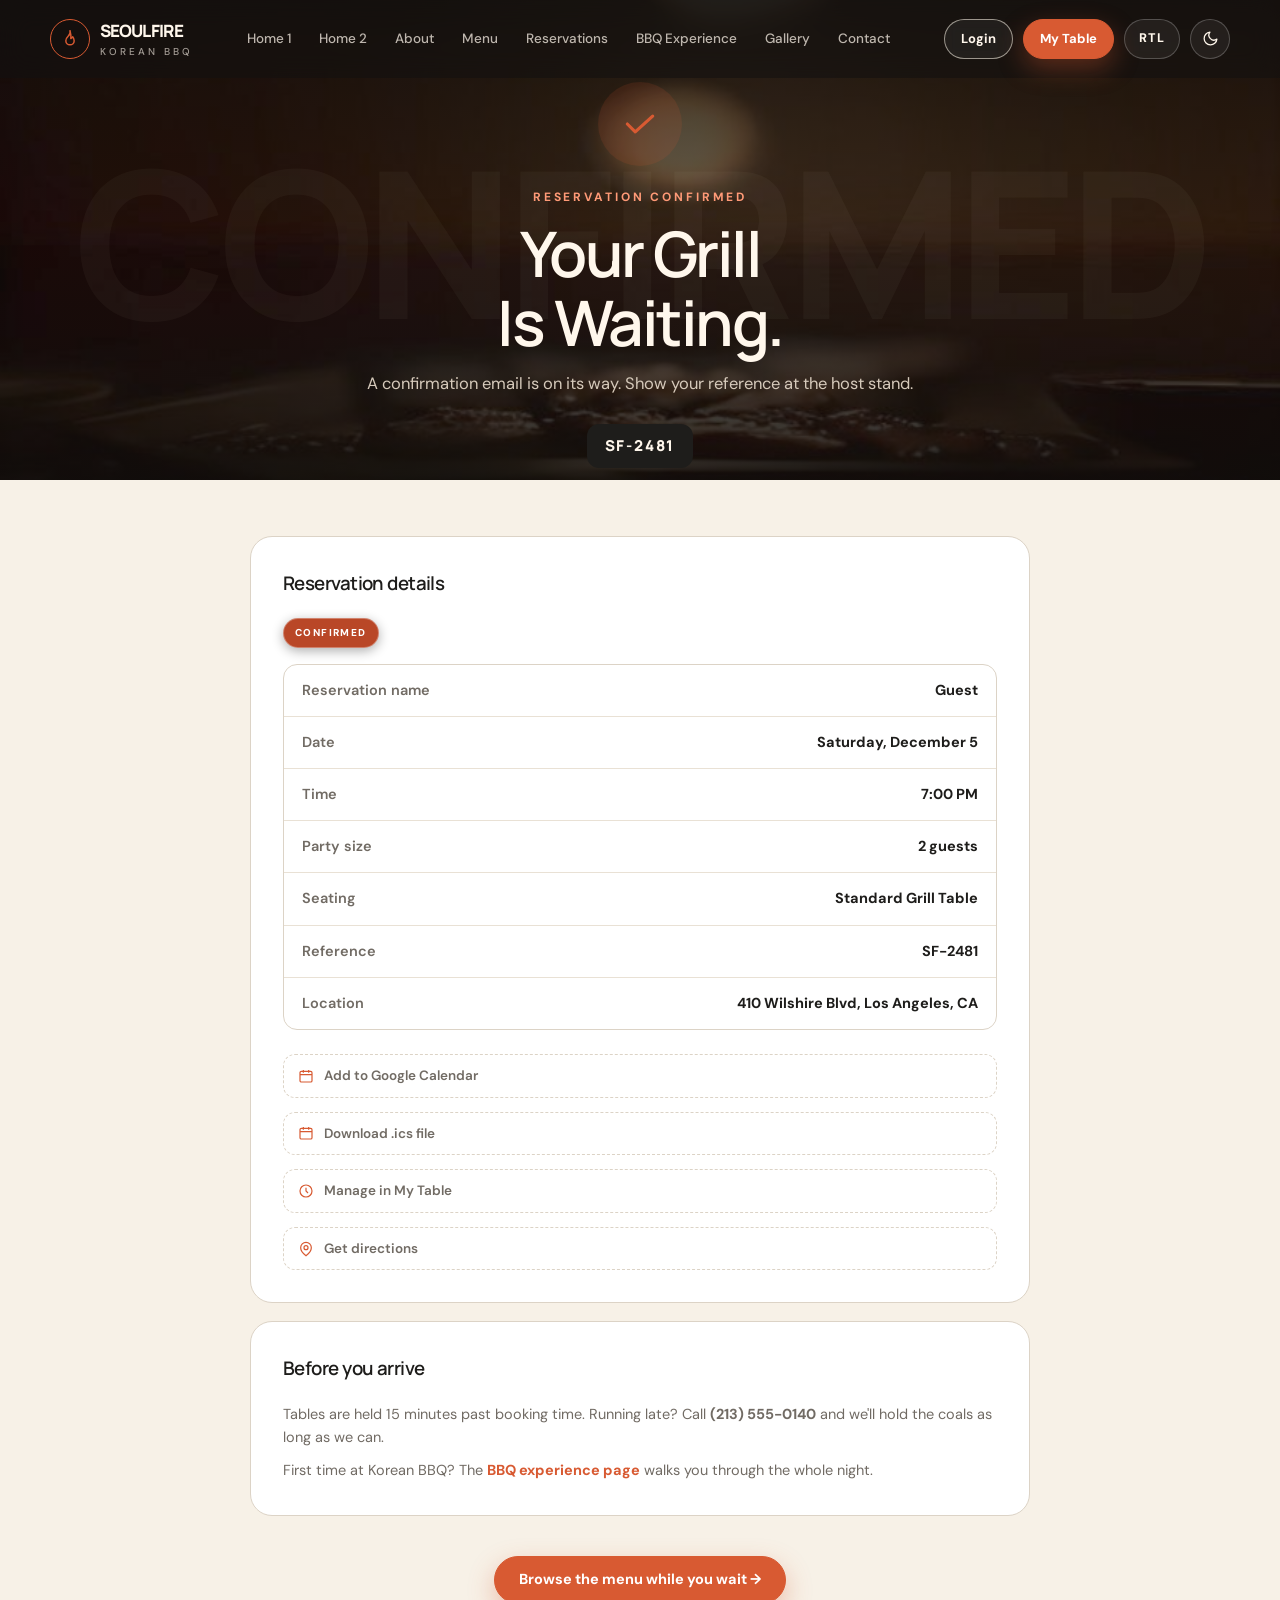
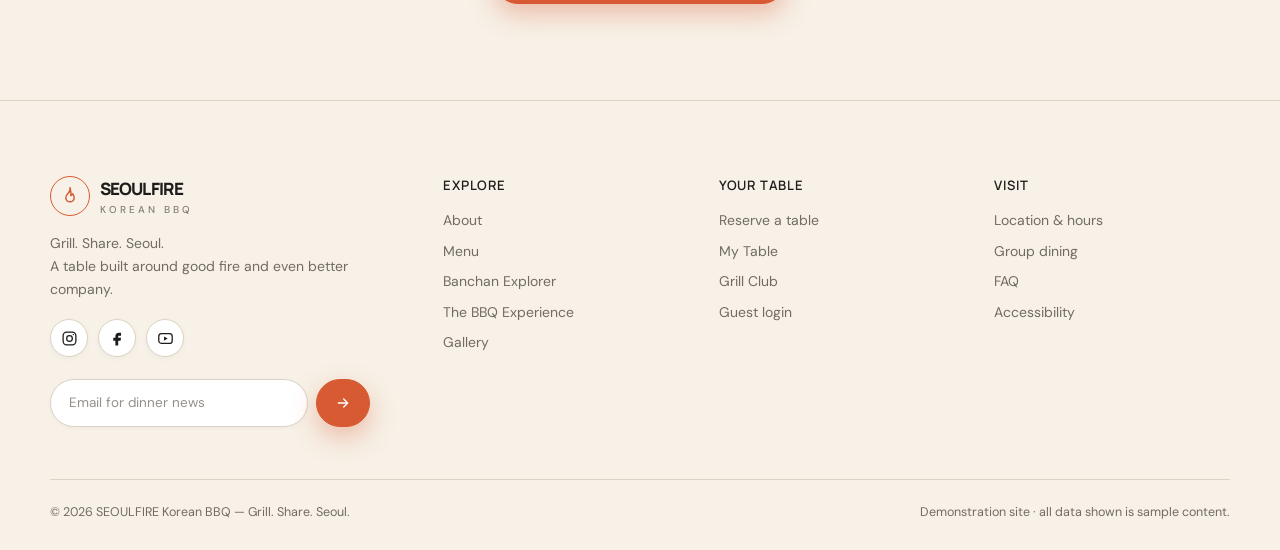
<file: confirmation.html>
<!doctype html>
<html lang="en">
<head>
<meta charset="utf-8">
<meta name="viewport" content="width=device-width,initial-scale=1">
<meta name="theme-color" content="#1E1D1B">
<title>Reservation Confirmed — SEOULFIRE Korean BBQ</title>
<meta name="description" content="Your grill is waiting. Reservation confirmed.">
<link rel="icon" href="data:image/svg+xml,<svg xmlns='http://www.w3.org/2000/svg' viewBox='0 0 100 100'><rect rx='50' width='100' height='100' fill='%231e1d1b'/><text x='50' y='70' font-size='55' text-anchor='middle' fill='%23d85a32'>火</text></svg>">
<link rel="stylesheet" href="css/main.css">
<link rel="stylesheet" href="css/header.css">
<link rel="stylesheet" href="css/buttons.css">
<link rel="stylesheet" href="css/reservations.css">
<link rel="stylesheet" href="css/footer.css">
<link rel="stylesheet" href="css/dark-theme.css">
<link rel="stylesheet" href="css/rtl.css">
<link rel="stylesheet" href="css/desktop.css">
<link rel="stylesheet" href="css/tablet.css">
<link rel="stylesheet" href="css/mobile.css">
</head>
<body>
<a class="skip-link" href="#main">Skip to content</a>
<main id="main">

  <section class="page-hero" style="background-image:url('assets/images/pages/confirm-hero.jpg')" data-word="CONFIRMED">
    <div class="container confirm-wrap">
      <div class="confirm-hero-icon"><svg viewBox="0 0 24 24" fill="none" stroke="currentColor" stroke-width="2"><path d="M4 12l5 5L20 7" stroke-linecap="round" stroke-linejoin="round"/></svg></div>
      <span class="crumbs">Reservation confirmed</span>
      <h1>Your Grill<br>Is Waiting.</h1>
      <p class="lead">A confirmation email is on its way. Show your reference at the host stand.</p>
      <div style="margin-top:26px"><span class="ref-pill" id="refPill">SF-0000</span></div>
    </div>
  </section>

  <section style="padding-top:56px">
    <div class="container">
      <div class="panel" style="max-width:780px;margin:0 auto">
        <div class="panel-head"><h3>Reservation details</h3><span class="badge badge-green">Confirmed</span></div>
        <dl class="review-list" id="resDetails"></dl>
        <div class="addcal" style="margin-top:24px">
          <a id="calGoogle" href="#" target="_blank" rel="noopener"><svg viewBox="0 0 24 24" fill="none" stroke="currentColor" stroke-width="1.8"><rect x="3" y="5" width="18" height="16" rx="2"/><path d="M3 10h18M8 3v4M16 3v4"/></svg>Add to Google Calendar</a>
          <a href="#" onclick="return false" title=".ics download"><svg viewBox="0 0 24 24" fill="none" stroke="currentColor" stroke-width="1.8"><rect x="3" y="5" width="18" height="16" rx="2"/><path d="M3 10h18M8 3v4M16 3v4"/></svg>Download .ics file</a>
          <a href="dashboard.html#reservations"><svg viewBox="0 0 24 24" fill="none" stroke="currentColor" stroke-width="1.8"><circle cx="12" cy="12" r="9"/><path d="M12 7v5l3 3"/></svg>Manage in My Table</a>
          <a href="contact.html#map"><svg viewBox="0 0 24 24" fill="none" stroke="currentColor" stroke-width="1.8"><path d="M20 10c0 6-8 12-8 12s-8-6-8-12a8 8 0 1 1 16 0z"/><circle cx="12" cy="10" r="3"/></svg>Get directions</a>
        </div>
      </div>

      <div class="panel" style="max-width:780px;margin:18px auto 0">
        <div class="panel-head"><h3>Before you arrive</h3></div>
        <p style="color:var(--muted);margin:0 0 10px;font-size:14.5px">Tables are held 15 minutes past booking time. Running late? Call <b>(213) 555-0140</b> and we'll hold the coals as long as we can.</p>
        <p style="color:var(--muted);margin:0;font-size:14.5px">First time at Korean BBQ? The <a class="link-plain" href="experience.html">BBQ experience page</a> walks you through the whole night.</p>
      </div>

      <div style="text-align:center;margin-top:40px">
        <a class="btn btn-primary" href="menu.html">Browse the menu while you wait →</a>
      </div>
    </div>
  </section>

</main>

<script src="js/data.js"></script>
<script src="js/main.js"></script>
<script>
(function () {
  const saved = JSON.parse(sessionStorage.getItem('sfReservation') || 'null');
  const res = saved || { name: 'Guest', party: 2, date: new Date().toISOString().slice(0, 10), time: '7:00 PM', seat: 'standard', ref: 'SF-2481' };
  const seat = SF.DATA.seating.find(s => s.id === res.seat);
  const dt = new Date(res.date + 'T12:00:00');
  const long = dt.toLocaleDateString('en-US', { weekday: 'long', month: 'long', day: 'numeric' });

  document.title = `Reservation ${res.ref} — SEOULFIRE Korean BBQ`;
  document.getElementById('refPill').textContent = res.ref;
  document.getElementById('resDetails').innerHTML = `
    <div><dt>Reservation name</dt><dd>${res.name}</dd></div>
    <div><dt>Date</dt><dd>${long}</dd></div>
    <div><dt>Time</dt><dd>${res.time}</dd></div>
    <div><dt>Party size</dt><dd>${res.party}${String(res.party).includes('+') ? '' : ' guests'}</dd></div>
    <div><dt>Seating</dt><dd>${seat ? seat.name : 'Standard Grill Table'}</dd></div>
    <div><dt>Reference</dt><dd>${res.ref}</dd></div>
    <div><dt>Location</dt><dd>${SF.DATA.restaurant.address}</dd></div>`;

  const pad = n => String(n).padStart(2, '0');
  const start = `${res.date}T19:00:00`, end = `${res.date}T21:00:00`;
  document.getElementById('calGoogle').href =
    `https://calendar.google.com/calendar/render?action=TEMPLATE&text=${encodeURIComponent('SEOULFIRE Korean BBQ — ' + res.ref)}` +
    `&dates=${start.replace(/[-:]/g, '')}/${end.replace(/[-:]/g, '')}&details=${encodeURIComponent('Reservation ' + res.ref + ' · Grill. Share. Seoul.')}` +
    `&location=${encodeURIComponent(SF.DATA.restaurant.address)}`;
})();
</script>
</body>
</html>
</file>
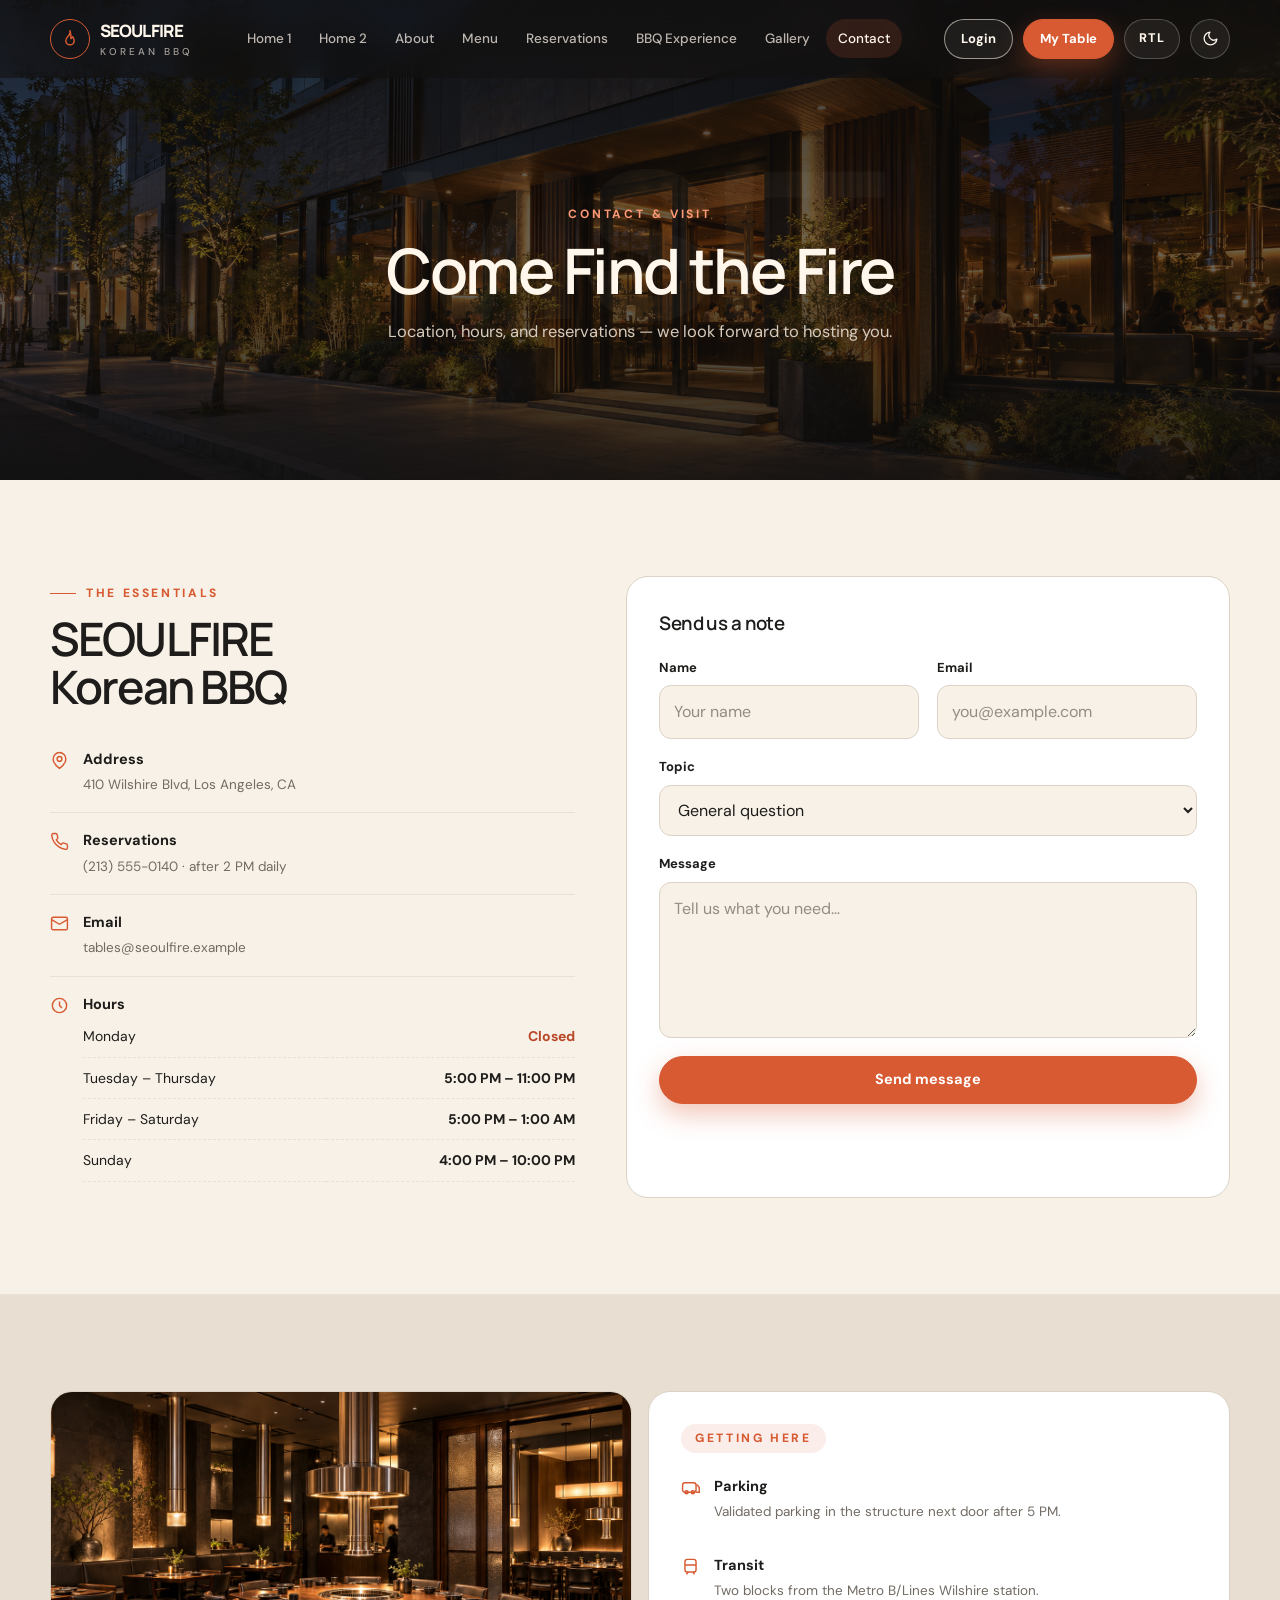
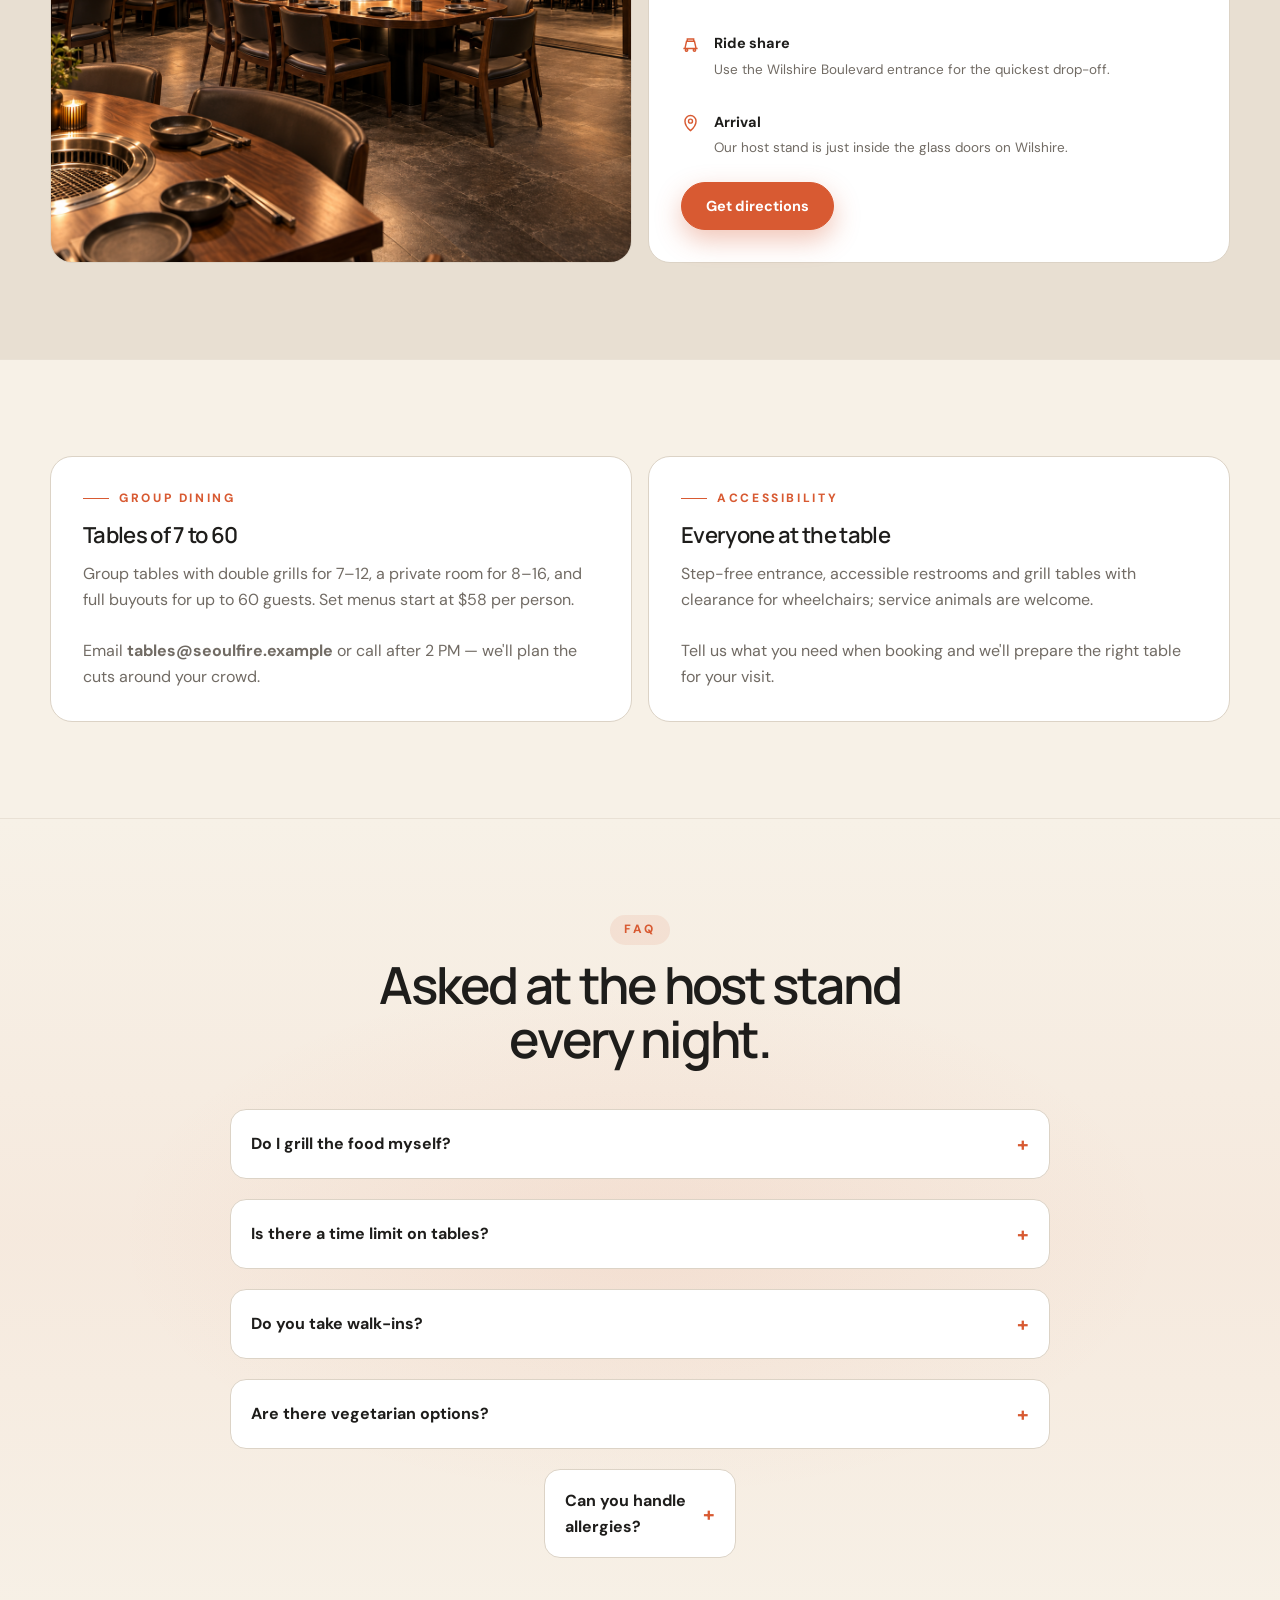
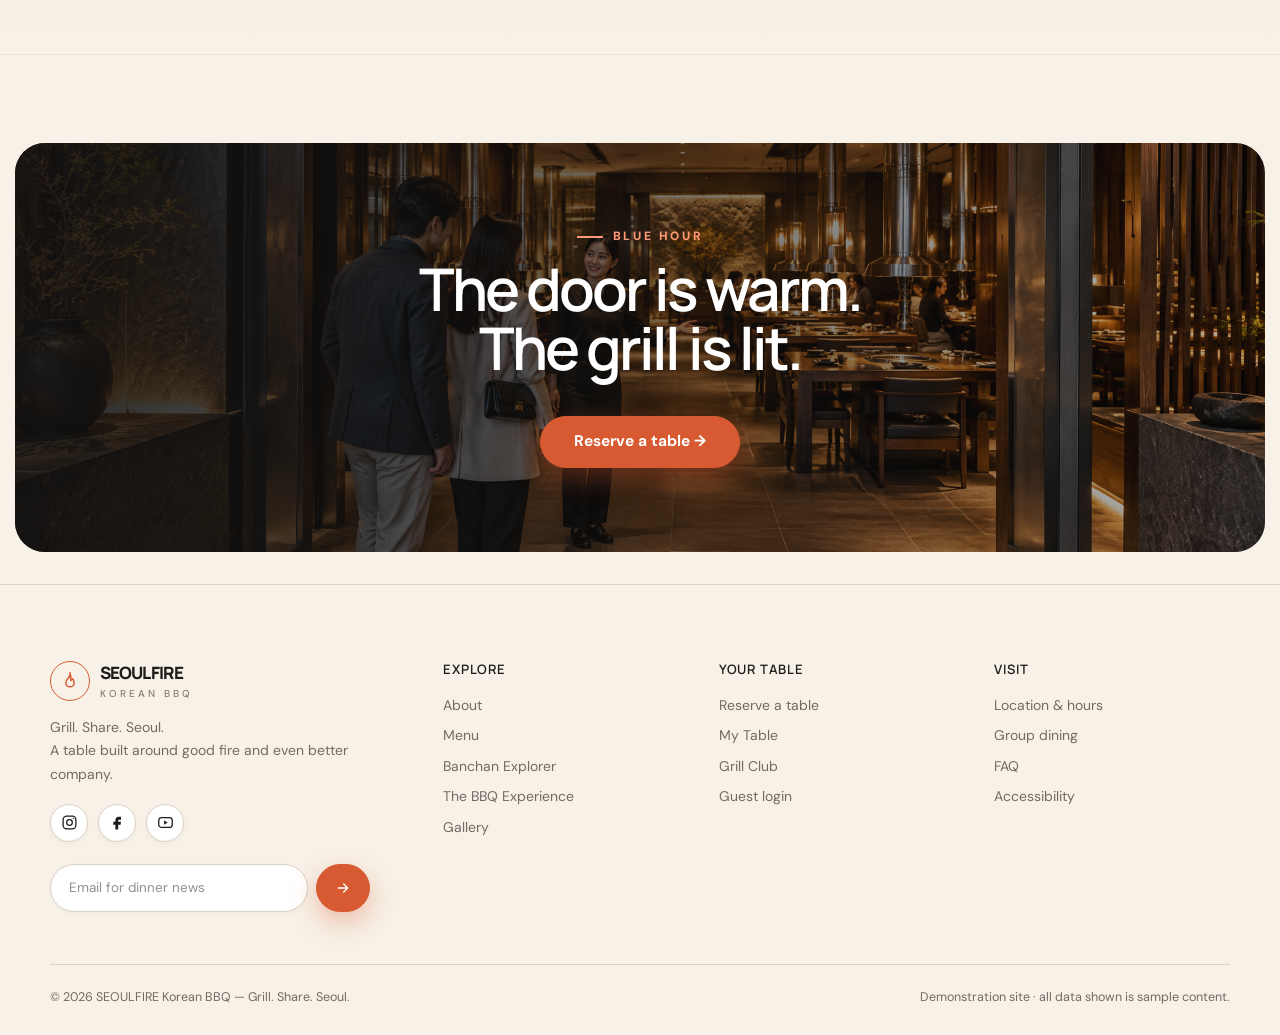
<file: contact.html>
<!doctype html>
<html lang="en">
<head>
<meta charset="utf-8">
<meta name="viewport" content="width=device-width,initial-scale=1">
<meta name="theme-color" content="#1E1D1B">
<title>Contact — SEOULFIRE Korean BBQ</title>
<meta name="description" content="Find SEOULFIRE Korean BBQ — location, hours, directions, group dining enquiries and FAQ.">
<link rel="icon" href="data:image/svg+xml,<svg xmlns='http://www.w3.org/2000/svg' viewBox='0 0 100 100'><rect rx='50' width='100' height='100' fill='%231e1d1b'/><text x='50' y='70' font-size='55' text-anchor='middle' fill='%23d85a32'>火</text></svg>">
<link rel="stylesheet" href="css/main.css">
<link rel="stylesheet" href="css/header.css">
<link rel="stylesheet" href="css/buttons.css">
<link rel="stylesheet" href="css/forms.css">
<link rel="stylesheet" href="css/footer.css">
<link rel="stylesheet" href="css/dark-theme.css">
<link rel="stylesheet" href="css/rtl.css">
<link rel="stylesheet" href="css/desktop.css">
<link rel="stylesheet" href="css/tablet.css">
<link rel="stylesheet" href="css/mobile.css">
</head>
<body>
<a class="skip-link" href="#main">Skip to content</a>
<main id="main">

  <section class="page-hero" style="background-image:url('assets/images/hero/contact.png')" data-word="VISIT">
    <div class="container">
      <span class="crumbs">Contact &amp; Visit</span>
      <h1>Come Find the Fire</h1>
      <p class="lead">Location, hours, and reservations — we look forward to hosting you.</p>
    </div>
  </section>

  <!-- ============ CONTACT GRID ============ -->
  <section>
    <div class="container">
      <div class="contact-grid">
        <div>
          <span class="kicker">The essentials</span>
          <h2 style="font:800 clamp(1.9rem,3.6vw,3rem)/1.05 'Manrope';letter-spacing:-.04em;margin:12px 0 20px">SEOULFIRE<br>Korean BBQ</h2>
          <div class="info-line"><svg viewBox="0 0 24 24" fill="none" stroke="currentColor" stroke-width="1.8"><path d="M20 10c0 6-8 12-8 12s-8-6-8-12a8 8 0 1 1 16 0z"/><circle cx="12" cy="10" r="3"/></svg><div><b>Address</b><span>410 Wilshire Blvd, Los Angeles, CA</span></div></div>
          <div class="info-line"><svg viewBox="0 0 24 24" fill="none" stroke="currentColor" stroke-width="1.8"><path d="M22 16.9v3a2 2 0 0 1-2.2 2 19.8 19.8 0 0 1-8.6-3 19.5 19.5 0 0 1-6-6 19.8 19.8 0 0 1-3-8.6A2 2 0 0 1 4.1 2h3a2 2 0 0 1 2 1.7 12.8 12.8 0 0 0 .7 2.8 2 2 0 0 1-.5 2.1L8 9.9a16 16 0 0 0 6 6l1.3-1.3a2 2 0 0 1 2.1-.5 12.8 12.8 0 0 0 2.8.7 2 2 0 0 1 1.8 2.1z"/></svg><div><b>Reservations</b><span>(213) 555-0140 · after 2 PM daily</span></div></div>
          <div class="info-line"><svg viewBox="0 0 24 24" fill="none" stroke="currentColor" stroke-width="1.8"><rect x="2" y="4" width="20" height="16" rx="2"/><path d="m2 7 10 6L22 7"/></svg><div><b>Email</b><span>tables@seoulfire.example</span></div></div>
          <div class="info-line" style="border-bottom:0"><svg viewBox="0 0 24 24" fill="none" stroke="currentColor" stroke-width="1.8"><circle cx="12" cy="12" r="9"/><path d="M12 7v5l3 3"/></svg><div style="flex:1"><b>Hours</b>
            <table class="hours-table" id="hoursTable"></table>
          </div></div>
        </div>

        <div>
          <form class="panel" data-validate data-success="Thanks — we'll reply within one business day.">
            <h3 style="margin-top:0">Send us a note</h3>
            <div class="form-grid">
              <div class="field"><label for="cName">Name</label><input id="cName" required placeholder="Your name"></div>
              <div class="field"><label for="cEmail">Email</label><input id="cEmail" type="email" required placeholder="you@example.com"></div>
              <div class="field full"><label for="cTopic">Topic</label>
                <select id="cTopic">
                  <option>General question</option>
                  <option>Group dining enquiry</option>
                  <option>Private events</option>
                  <option>Feedback</option>
                  <option>Press</option>
                </select>
              </div>
              <div class="field full"><label for="cMsg">Message</label><textarea id="cMsg" rows="5" required placeholder="Tell us what you need…"></textarea></div>
            </div>
            <button class="btn btn-primary btn-block" type="submit" style="margin-top:18px">Send message</button>
          </form>
        </div>
      </div>
    </div>
  </section>

  <!-- ============ MAP ============ -->
  <section class="section-alt" id="map">
    <div class="container">
      <div class="grid grid-2 reveal" style="gap:16px;align-items:stretch">
        <div class="map-embed" style="min-height:340px"><img src="assets/images/gallery/g10.jpg" alt="Map illustration of the restaurant location near the storefront"></div>
        <div class="panel" style="display:flex;flex-direction:column;justify-content:center;gap:14px">
          <span class="kicker">Getting here</span>
          <div class="info-line" style="border:0;padding:8px 0"><svg viewBox="0 0 24 24" fill="none" stroke="currentColor" stroke-width="1.8"><rect x="2" y="6" width="17" height="12" rx="3"/><circle cx="7" cy="18" r="2"/><circle cx="15" cy="18" r="2"/><path d="M19 9h2l2 3v6h-4"/></svg><div><b>Parking</b><span>Validated parking in the structure next door after 5 PM.</span></div></div>
          <div class="info-line" style="border:0;padding:8px 0"><svg viewBox="0 0 24 24" fill="none" stroke="currentColor" stroke-width="1.8"><rect x="5" y="3" width="14" height="16" rx="3"/><path d="M5 10h14M9 19l-2 3M15 19l2 3"/></svg><div><b>Transit</b><span>Two blocks from the Metro B/Lines Wilshire station.</span></div></div>
          <div class="info-line" style="border:0;padding:8px 0"><svg viewBox="0 0 24 24" fill="none" stroke="currentColor" stroke-width="1.8"><path d="M3 17h18M5 17l2-9h10l2 9M8 8V5h8v3"/><circle cx="7" cy="19" r="1.5"/><circle cx="17" cy="19" r="1.5"/></svg><div><b>Ride share</b><span>Use the Wilshire Boulevard entrance for the quickest drop-off.</span></div></div>
          <div class="info-line" style="border:0;padding:8px 0"><svg viewBox="0 0 24 24" fill="none" stroke="currentColor" stroke-width="1.8"><path d="M12 21s7-6.1 7-12a7 7 0 1 0-14 0c0 5.9 7 12 7 12Z"/><circle cx="12" cy="9" r="2.5"/></svg><div><b>Arrival</b><span>Our host stand is just inside the glass doors on Wilshire.</span></div></div>
          <a class="btn btn-primary" href="https://maps.google.com/?q=410+Wilshire+Blvd+Los+Angeles" target="_blank" rel="noopener" style="align-self:flex-start">Get directions</a>
        </div>
      </div>
    </div>
  </section>

  <!-- ============ GROUPS / ACCESSIBILITY ============ -->
  <section id="groups">
    <div class="container">
      <div class="grid grid-2 reveal" style="gap:16px">
        <div class="panel group-info-card">
          <span class="kicker">Group dining</span>
          <h3 style="font-size:22px;margin:10px 0 8px">Tables of 7 to 60</h3>
          <p style="color:var(--muted);margin:0 0 8px">Group tables with double grills for 7–12, a private room for 8–16, and full buyouts for up to 60 guests. Set menus start at $58 per person.</p>
          <p style="color:var(--muted);margin:0">Email <b>tables@seoulfire.example</b> or call after 2 PM — we'll plan the cuts around your crowd.</p>
        </div>
        <div class="panel group-info-card" id="access">
          <span class="kicker">Accessibility</span>
          <h3 style="font-size:22px;margin:10px 0 8px">Everyone at the table</h3>
          <p style="color:var(--muted);margin:0 0 8px">Step-free entrance, accessible restrooms and grill tables with clearance for wheelchairs; service animals are welcome.</p>
          <p style="color:var(--muted);margin:0">Tell us what you need when booking and we'll prepare the right table for your visit.</p>
        </div>
      </div>
    </div>
  </section>

  <!-- ============ FAQ ============ -->
  <section class="section-highlight" id="faq">
    <div class="container faq-layout">
      <div class="section-head reveal">
        <div><span class="kicker">FAQ</span><h2>Asked at the host stand<br>every night.</h2></div>
      </div>
      <div class="grid faq-list reveal">
        <details class="faq-item"><summary>Do I grill the food myself?</summary><div class="faq-a">Mostly, yes — that's the point. Staff grill certain cuts tableside when they need a practiced hand, and first-timers get a quick coaching session with the first round.</div></details>
        <details class="faq-item"><summary>Is there a time limit on tables?</summary><div class="faq-a">Standard tables are booked in 2-hour slots; group tables and the private room in 2.5-hour slots. If the room allows, we extend — just ask your server.</div></details>
        <details class="faq-item"><summary>Do you take walk-ins?</summary><div class="faq-a">We keep a few bar seats and one grill table for walk-ins, but Friday and Saturday nights fill early. A reservation is the safer bet.</div></details>
        <details class="faq-item"><summary>Are there vegetarian options?</summary><div class="faq-a">Yes — a mushroom grilling platter, vegetable banchan, tofu and mushroom stews, and stone-bowl bibimbap. Tell your server and the kitchen will guide the order.</div></details>
        <details class="faq-item"><summary>Can you handle allergies?</summary><div class="faq-a">Describe any allergy when ordering; the kitchen confirms what it can and cannot accommodate. Marinated cuts contain soy and wheat; banchan varies daily.</div></details>
      </div>
    </div>
  </section>

  <!-- CTA -->
  <section>
    <div class="cta" style="margin:40px auto 0;width:min(1320px,calc(100% - 30px));border-radius:30px;padding:84px 7%;color:#fff;position:relative;isolation:isolate;background:url('assets/images/cta/contact-cta.png') center/cover">
      <div style="position:absolute;inset:0;z-index:-1;background:linear-gradient(90deg,rgba(19,18,17,.9),rgba(19,18,17,.3))"></div>
      <span class="kicker" style="color:#FF9A77">Blue hour</span>
      <h2 style="font:800 clamp(2rem,4.6vw,4rem)/1 'Manrope';letter-spacing:-.05em;margin:14px 0">The door is warm.<br>The grill is lit.</h2>
      <a class="btn btn-primary btn-lg" href="reservations.html" style="margin-top:24px">Reserve a table →</a>
    </div>
  </section>

</main>
<script src="js/data.js"></script>
<script src="js/main.js"></script>
<script>
  document.getElementById('hoursTable').innerHTML =
    SF.DATA.restaurant.hours.map(h => `<tr class="${h.h === 'Closed' ? 'closed' : ''}"><td>${h.d}</td><td>${h.h}</td></tr>`).join('');
</script>
</body>
</html>
</file>
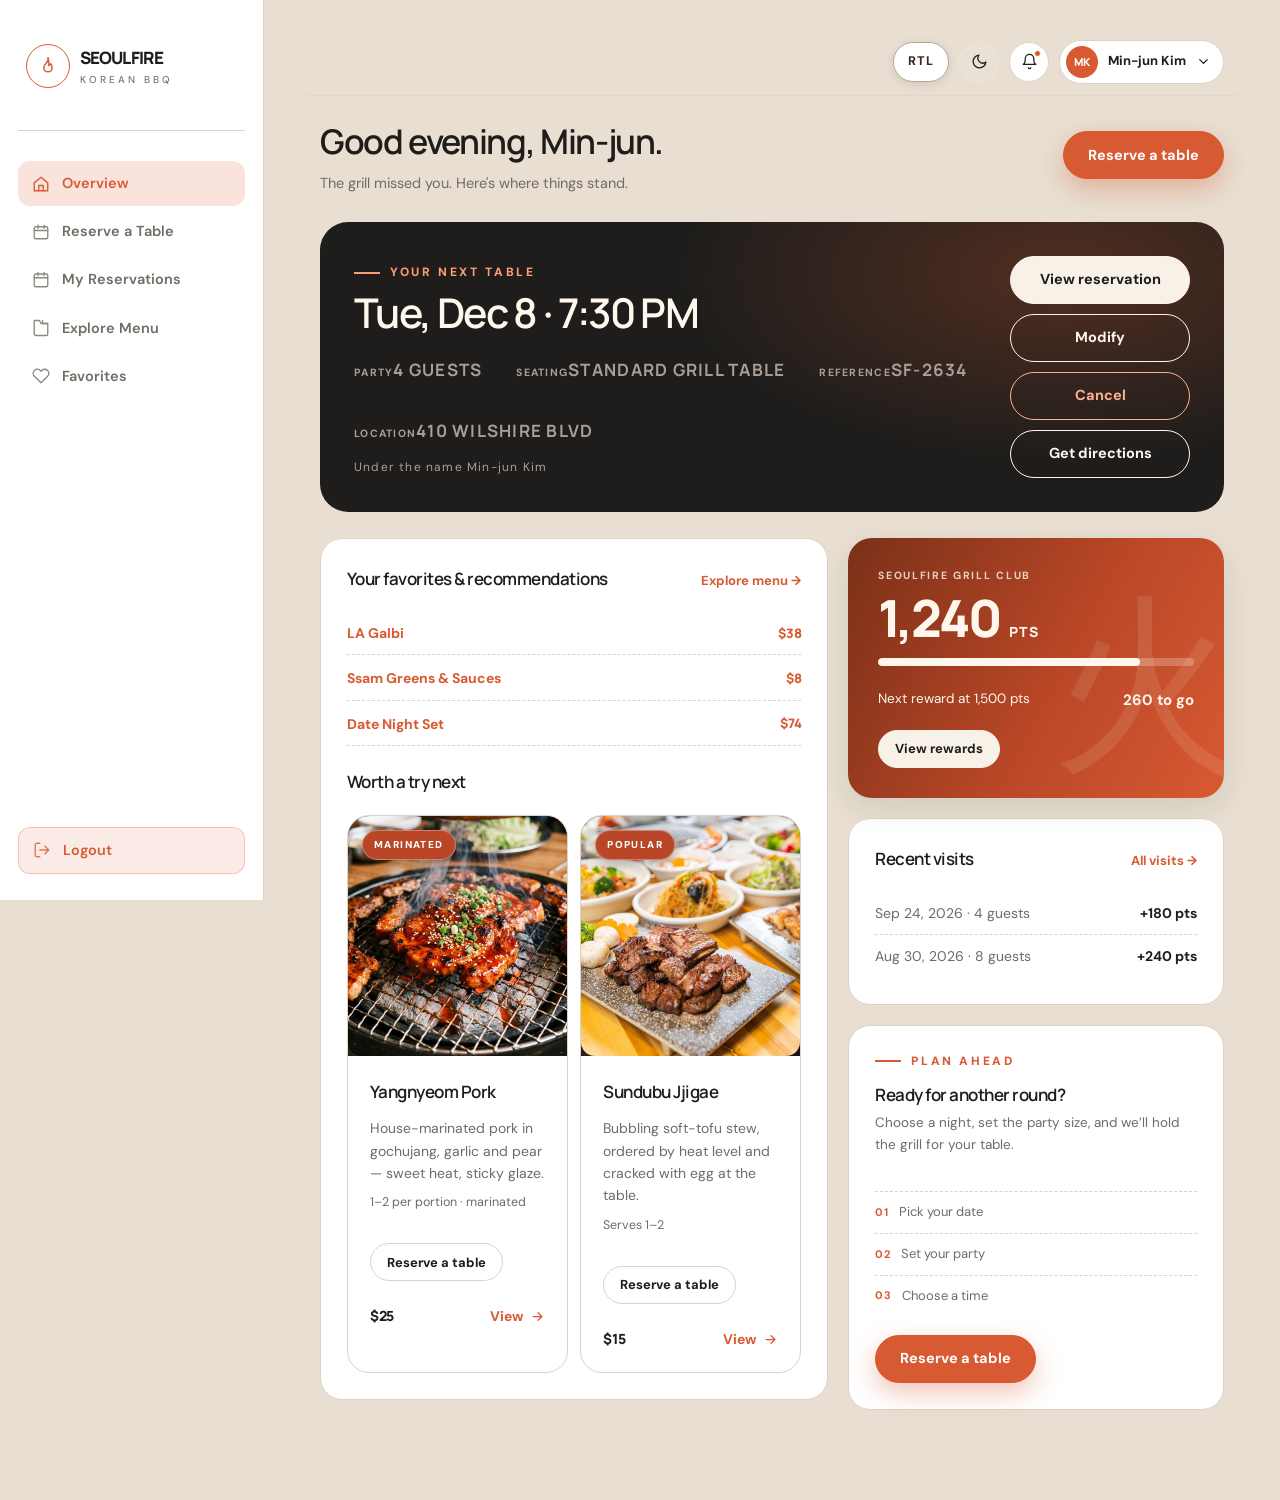
<file: dashboard.html>
<!doctype html>
<html lang="en">
<head>
<meta charset="utf-8">
<meta name="viewport" content="width=device-width,initial-scale=1">
<meta name="theme-color" content="#131211">
<title>My Table — SEOULFIRE Korean BBQ</title>
<meta name="description" content="My Table — your SEOULFIRE guest dashboard: reservations, favorites, Grill Club points, payments and visit history.">
<link rel="icon" href="data:image/svg+xml,<svg xmlns='http://www.w3.org/2000/svg' viewBox='0 0 100 100'><rect rx='50' width='100' height='100' fill='%231e1d1b'/><text x='50' y='70' font-size='55' text-anchor='middle' fill='%23d85a32'>火</text></svg>">
<link rel="stylesheet" href="css/main.css">
<link rel="stylesheet" href="css/header.css">
<link rel="stylesheet" href="css/buttons.css">
<link rel="stylesheet" href="css/dashboard.css">
<link rel="stylesheet" href="css/menu.css">
<link rel="stylesheet" href="css/reservations.css">
<link rel="stylesheet" href="css/loyalty.css">
<link rel="stylesheet" href="css/payments.css">
<link rel="stylesheet" href="css/forms.css">
<link rel="stylesheet" href="css/dark-theme.css">
<link rel="stylesheet" href="css/rtl.css">
<link rel="stylesheet" href="css/desktop.css">
<link rel="stylesheet" href="css/tablet.css">
<link rel="stylesheet" href="css/mobile.css">
</head>
<body class="dash-page">
<a class="skip-link" href="#main">Skip to content</a>

<div class="dash">
  <aside class="sidebar" id="dashSidebar">
    <button class="icon-btn dash-sidebar-close" id="dashSidebarClose" type="button" aria-label="Close dashboard menu">×</button>
    <a class="brand dash-brand" href="index.html"><span class="brand-mark" id="sideBrandMark"></span><span class="brand-text">SEOULFIRE<small>Korean BBQ</small></span></a>
    <nav id="dashNav" aria-label="Dashboard"></nav>
  </aside>

  <main class="dash-main" id="main" tabindex="-1">
    <div class="dash-utility">
      <button class="icon-btn dash-drawer-btn" id="dashDrawer" aria-label="Dashboard menu"></button>
      <div class="dash-utility-actions">
        <button class="lang-pill" id="rtlBtn" aria-label="Toggle RTL/LTR" title="Toggle RTL layout"><span>RTL</span></button>
        <button class="icon-btn" id="themeBtn" aria-label="Toggle theme"></button>
        <div class="notification-menu">
          <button class="icon-btn notification-btn" id="notificationBtn" aria-label="Notifications" aria-expanded="false" aria-haspopup="menu"><span class="notification-dot"></span></button>
          <div class="notification-dropdown" id="notificationDropdown" role="menu" aria-label="Notifications">
            <div class="notification-head"><strong>Notifications</strong><button type="button" id="clearNotifications">Mark all read</button></div>
            <div class="notification-item"><span class="notification-icon">✓</span><div><b>Reservation confirmed</b><small>Your table for Oct 8 is ready to go.</small></div></div>
            <div class="notification-item"><span class="notification-icon">★</span><div><b>Points added</b><small>180 Grill Club points were added.</small></div></div>
          </div>
        </div>
        <div class="profile-menu">
          <button class="profile-trigger" id="profileTrigger" aria-expanded="false" aria-haspopup="menu">
            <span class="avatar">MK</span><span>Min-jun Kim</span><span id="profileChevron"></span>
          </button>
          <div class="profile-dropdown" id="profileDropdown" role="menu">
            <button type="button" data-utility-view="profile" role="menuitem">Account</button>
            <button type="button" data-utility-view="settings" role="menuitem">Settings</button>
          </div>
        </div>
      </div>
    </div>
    <div id="viewRoot"></div>
  </main>
</div>

<dialog class="logout-dialog" id="logoutDialog" aria-labelledby="logoutTitle">
  <div class="logout-dialog-icon" id="logoutDialogIcon"></div>
  <h2 id="logoutTitle">Log out of My Table?</h2>
  <p>Your reservations and saved favorites will be here when you return.</p>
  <div class="logout-dialog-actions">
    <button class="btn btn-outline" id="staySignedIn" type="button">Stay signed in</button>
    <button class="btn btn-primary" id="confirmLogout" type="button">Log out</button>
  </div>
</dialog>

<script src="js/data.js"></script>
<script src="js/main.js"></script>
<script>
/* ============================================================
   MY TABLE — guest dashboard views
   ============================================================ */
(function () {
  const $ = s => document.querySelector(s);
  const root = $('#viewRoot');

  /* icons into the dashboard shell */
  $('#sideBrandMark').innerHTML = I.fire;
  $('#dashDrawer').innerHTML = I.burger;
  $('#notificationBtn').insertAdjacentHTML('afterbegin', I.bell);
  $('#profileChevron').innerHTML = I.chev;
  $('#logoutDialogIcon').innerHTML = I.logout;

  /* ---------- persistent demo reservations ---------- */
  const today = new Date();
  const plusDays = n => { const d = new Date(today); d.setDate(d.getDate() + n); return d.toISOString().slice(0, 10); };
  const defaultRes = [
    { ref: 'SF-2634', name: 'Min-jun Kim', party: 4, date: plusDays(3), time: '7:30 PM', seat: 'standard', status: 'Confirmed' },
    { ref: 'SF-2701', name: 'Min-jun Kim', party: 8, date: plusDays(17), time: '6:00 PM', seat: 'private', status: 'Confirmed' },
  ];
  let reservations = store.get('reservations', defaultRes);
  const saveRes = () => store.set('reservations', reservations);

  const fmt = d => new Date(d + 'T12:00:00').toLocaleDateString('en-US', { weekday: 'short', month: 'short', day: 'numeric' });
  const seatName = id => (SF.DATA.seating.find(s => s.id === id) || {}).name || 'Standard Grill Table';
  const nextRes = () => reservations.slice().sort((a, b) => a.date.localeCompare(b.date))[0];

  /* ---------- sidebar ---------- */
  const NAV = [
    ['overview', 'Overview', 'home'],
    ['reserve', 'Reserve a Table', 'calendar'],
    ['reservations', 'My Reservations', 'book'],
    ['menu', 'Explore Menu', 'menuIco'],
    ['favorites', 'Favorites', 'heart'],
    ['logout', 'Logout', 'logout'],
  ];
  $('#dashNav').innerHTML = NAV.map(([id, label, ico]) =>
    `<a href="#${id}" data-view="${id}" class="${id === 'overview' ? 'active' : ''}">${I[ico]}<span>${label}</span></a>`).join('');

  $('#dashNav').addEventListener('click', e => {
    const a = e.target.closest('a[data-view]'); if (!a) return;
    if (a.dataset.view === 'logout') {
      e.preventDefault();
      $('#logoutDialog').showModal();
      return;
    }
    show(a.dataset.view);
    $('#dashSidebar').classList.remove('open');
  });
  $('#dashDrawer').addEventListener('click', () => $('#dashSidebar').classList.toggle('open'));
  $('#dashSidebarClose').addEventListener('click', () => $('#dashSidebar').classList.remove('open'));

  $('#profileTrigger').addEventListener('click', () => {
    const open = $('#profileDropdown').classList.toggle('open');
    $('#profileTrigger').setAttribute('aria-expanded', String(open));
  });
  document.querySelectorAll('[data-utility-view]').forEach(button => button.addEventListener('click', () => {
    show(button.dataset.utilityView);
    $('#profileDropdown').classList.remove('open');
    $('#profileTrigger').setAttribute('aria-expanded', 'false');
  }));
  $('#notificationBtn').addEventListener('click', () => {
    const open = $('#notificationDropdown').classList.toggle('open');
    $('#notificationBtn').setAttribute('aria-expanded', String(open));
  });
  $('#clearNotifications').addEventListener('click', () => {
    $('.notification-dot').style.display = 'none';
    $('#notificationDropdown').classList.remove('open');
    $('#notificationBtn').setAttribute('aria-expanded', 'false');
    toast('All notifications marked as read.');
  });
  document.addEventListener('click', e => {
    if (!e.target.closest('.notification-menu')) {
      $('#notificationDropdown').classList.remove('open');
      $('#notificationBtn').setAttribute('aria-expanded', 'false');
    }
  });
  $('#staySignedIn').addEventListener('click', () => $('#logoutDialog').close());
  $('#confirmLogout').addEventListener('click', () => { location.href = 'login.html'; });
  $('#logoutDialog').addEventListener('click', e => {
    if (e.target === $('#logoutDialog')) $('#logoutDialog').close();
  });

  function show(view) {
    document.querySelectorAll('#dashNav a').forEach(a => a.classList.toggle('active', a.dataset.view === view));
    location.hash = view;
    root.innerHTML = VIEWS[view] ? VIEWS[view]() : VIEWS.overview();
    root.scrollIntoView({ block: 'start' });
    if (BIND[view]) BIND[view]();
  }

  /* ---------- shared partials ---------- */
  const nextTableCard = (r) => `
    <div class="next-table">
      <div>
        <span class="kicker">Your next table</span>
        <h2>${fmt(r.date)} · ${r.time}</h2>
        <div class="reservation-meta">
          <span>Party<b>${r.party}${String(r.party).includes('+') ? '' : ' guests'}</b></span>
          <span>Seating<b>${seatName(r.seat)}</b></span>
          <span>Reference<b>${r.ref}</b></span>
          <span>Location<b>410 Wilshire Blvd</b></span>
        </div>
        <div class="ref">Under the name ${r.name}</div>
      </div>
      <div class="next-table-actions">
        <a class="btn btn-light" href="#reservations" data-goto="reservations">View reservation</a>
        <button class="btn btn-ghost" data-modify="${r.ref}" style="color:#FFF7EC">Modify</button>
        <button class="btn btn-ghost" data-cancel="${r.ref}" style="color:#FFB08C">Cancel</button>
        <a class="btn btn-ghost" style="color:#FFF7EC" href="https://maps.google.com/?q=410+Wilshire+Blvd+Los+Angeles" target="_blank" rel="noopener">Get directions</a>
      </div>
    </div>`;

  const favMini = (item) => `
    <a class="arrow-link" href="menu.html#${item.id}" style="justify-content:space-between;width:100%;padding:10px 0;border-bottom:1px dashed var(--line)">
      <span>${item.name}</span><span class="price" style="font-size:13px">$${item.price}</span>
    </a>`;

  /* ---------- views ---------- */
  const VIEWS = {};

  VIEWS.overview = () => {
    const r = nextRes();
    const favItems = (store.get('favs', SF.DATA.favorites) || []).map(id => SF.DATA.menu.find(m => m.id === id)).filter(Boolean);
    const lo = SF.DATA.loyalty;
    return `
    <div class="dash-top">
      <div><h1>Good evening, Min-jun.</h1><p class="sub">The grill missed you. Here's where things stand.</p></div>
      <button class="btn btn-primary" data-goto="reserve">Reserve a table</button>
    </div>
    ${r ? nextTableCard(r) : `<div class="next-table"><div><span class="kicker">Your next table</span><h2>No reservation yet.</h2><p style="color:#D3C8BD;max-width:420px">Pick a night and we'll have the coals ready.</p></div><div class="next-table-actions"><button class="btn btn-primary" data-goto="reserve">Reserve now</button></div></div>`}

    <div class="dash-grid">
      <div class="panel">
        <div class="panel-head"><h3>Your favorites &amp; recommendations</h3><a class="arrow-link" href="#" data-goto="menu">Explore menu →</a></div>
        <div style="display:grid;gap:2px">${favItems.slice(0, 4).map(favMini).join('') || '<p class="panel-sub">No favorites yet — tap the heart on any dish.</p>'}</div>
        <div class="panel-head" style="margin-top:22px"><h3>Worth a try next</h3></div>
        <div class="grid grid-2" style="gap:12px">
          ${sfCard(SF.DATA.menu.find(m => m.id === 'yangnyeom-dwaeji'), { favToggle: false })}
          ${sfCard(SF.DATA.menu.find(m => m.id === 'stew-tofu'), { favToggle: false })}
        </div>
      </div>

      <div class="overview-side">
        <div class="loyalty-card">
          <small>SeoulFire Grill Club</small>
          <div class="pts">${lo.points.toLocaleString()} <span style="font-size:14px;letter-spacing:.08em">PTS</span></div>
          <div class="tier-meter"><i style="width:${Math.min(100, Math.round(lo.points / lo.nextRewardAt * 100))}%"></i></div>
          <div class="row"><span>Next reward at ${lo.nextRewardAt.toLocaleString()} pts</span><b>${lo.nextRewardAt - lo.points} to go</b></div>
          <a class="btn btn-light btn-sm" style="margin-top:18px" href="#" data-goto="loyalty">View rewards</a>
        </div>
        <div class="panel">
          <div class="panel-head"><h3>Recent visits</h3><a class="arrow-link" href="#" data-goto="visits">All visits →</a></div>
          ${SF.DATA.visits.slice(0, 2).map(v => `<div class="sum-row"><span>${v.date} · ${v.party} guests</span><b>+${v.points} pts</b></div>`).join('')}
        </div>
        <div class="panel overview-plan">
          <span class="kicker">Plan ahead</span>
          <h3>Ready for another round?</h3>
          <p class="panel-sub">Choose a night, set the party size, and we’ll hold the grill for your table.</p>
          <div class="overview-plan-steps" aria-label="Reservation steps">
            <span><b>01</b> Pick your date</span>
            <span><b>02</b> Set your party</span>
            <span><b>03</b> Choose a time</span>
          </div>
          <button class="btn btn-primary" data-goto="reserve">Reserve a table</button>
        </div>
      </div>
    </div>`;
  };

  VIEWS.reserve = () => `
    <div class="dash-top"><div><h1>Reserve a table</h1><p class="sub">Only genuinely open times are shown.</p></div></div>
    <div class="booking dashboard-booking" style="grid-template-columns:1fr">
      <div class="booking-main">
        <div class="panel">
          <h3>1 · Party size</h3>
          <div class="party-grid" id="dParty"></div>
        </div>
        <div class="panel">
          <h3>2 · Date</h3>
          <div class="field" style="max-width:280px"><label for="dDate">Date</label><input type="date" id="dDate"></div>
          <div id="dDateInfo" class="notice" style="display:none;margin:14px 0 0"></div>
        </div>
        <div class="panel">
          <h3>3 · Available time</h3>
          <div class="slot-grid" id="dSlots"></div>
        </div>
        <div class="panel">
          <h3>4 · Seating preference</h3>
          <div class="seat-grid" id="dSeat"></div>
        </div>
        <div class="panel">
          <h3>5 · Guest details</h3>
          <div class="form-grid">
            <div class="field"><label for="dName">Full name</label><input id="dName" value="Min-jun Kim"></div>
            <div class="field"><label for="dEmail">Email</label><input id="dEmail" type="email" value="minjun@example.com"></div>
            <div class="field full"><label for="dNotes">Notes (optional)</label><textarea id="dNotes" rows="2" placeholder="Occasion, allergies, high chair…"></textarea></div>
          </div>
        </div>
        <div class="panel">
          <h3>6 · Review</h3>
          <dl class="review-list" id="dReview"></dl>
        </div>
        <div class="dashboard-confirm-action">
          <button class="btn btn-primary btn-lg" id="dConfirm">7 · Confirm reservation →</button>
        </div>
      </div>
    </div>`;

  VIEWS.reservations = () => `
    <div class="dash-top"><div><h1>My reservations</h1><p class="sub">Upcoming tables under your account.</p></div>
      <button class="btn btn-primary" data-goto="reserve">New reservation</button></div>
    <div class="panel">
      ${reservations.length ? reservations.map(r => `
        <div class="record">
          <div class="r-main">
            <b>${fmt(r.date)} · ${r.time} — ${r.party}${String(r.party).includes('+') ? '' : ' guests'}</b>
            <span>${seatName(r.seat)} · ${r.ref} · under ${r.name}</span>
          </div>
          <div class="r-side">
            <span class="status-pill status-paid">${r.status}</span>
            <div style="display:flex;gap:8px">
              <button class="btn btn-outline btn-sm" data-modify="${r.ref}">Modify</button>
              <button class="btn btn-danger btn-sm" data-cancel="${r.ref}">Cancel</button>
            </div>
          </div>
        </div>`).join('') : '<p class="panel-sub">No upcoming reservations.</p>'}
    </div>
    <div class="notice"><h4>Reservation policies</h4><p>Tables are held 15 minutes past booking time. Free cancellation or modification up to 4 hours before your reservation.</p></div>`;

  VIEWS.menu = () => {
    const cats = [['all', 'All'], ...new Map(SF.DATA.menu.map(i => [i.cat, 1])).keys()].map(([id, label]) => label ? [id, label] : [id, id]);
    const labels = { all: 'All', sets: 'Sets', beef: 'Beef', pork: 'Pork', chicken: 'Chicken', seafood: 'Seafood', banchan: 'Banchan', rice: 'Rice', soups: 'Soups', vegetarian: 'Veg', desserts: 'Dessert', drinks: 'Drinks' };
    return `
    <div class="dash-top"><div><h1>Explore menu</h1><p class="sub">Save dishes for your next visit — hearts sync to Favorites.</p></div></div>
    <div class="seg wide" id="menuSeg" style="margin-bottom:20px">
      ${Object.keys(labels).map((k, i) => `<button class="${i === 0 ? 'active' : ''}" data-mcat="${k}">${labels[k]}</button>`).join('')}
    </div>
    <div class="dash-menu-grid" id="menuGrid">
      ${SF.DATA.menu.map(m => sfCard(m)).join('')}
    </div>`;
  };

  VIEWS.favorites = () => {
    const favIds = store.get('favs', SF.DATA.favorites) || [];
    const items = favIds.map(id => SF.DATA.menu.find(m => m.id === id)).filter(Boolean);
    return `
    <div class="dash-top"><div><h1>Favorites</h1><p class="sub">Saved for your next visit — show this list to your server.</p></div></div>
    ${items.length ? `<div class="dash-menu-grid favorites-menu-grid">${items.map(m => sfCard(m)).join('')}</div>`
      : `<div class="panel" style="text-align:center;padding:60px 24px">
           <div class="confirm-hero-icon">${I.heart.replace('<svg', '<svg style="width:34px;height:34px"')}</div>
           <h3>No favorites yet</h3>
           <p class="panel-sub">Tap the heart on any dish in the menu explorer and it lands here.</p>
           <button class="btn btn-primary" data-goto="menu">Explore the menu</button>
         </div>`}`;
  };

  VIEWS.loyalty = () => {
    const lo = SF.DATA.loyalty;
    return `
    <div class="dash-top"><div><h1>SeoulFire Grill Club</h1><p class="sub">Points on dinners, quiet rewards — no games.</p></div></div>
    <div class="dash-grid">
      <div>
        <div class="loyalty-card">
          <small>${lo.program} · Member since 2025</small>
          <div class="pts">${lo.points.toLocaleString()} <span style="font-size:14px;letter-spacing:.08em">PTS</span></div>
          <div class="tier-meter"><i style="width:${Math.min(100, Math.round(lo.points / lo.nextRewardAt * 100))}%"></i></div>
          <div class="row"><span>Points earned all-time</span><b>${lo.earned.toLocaleString()}</b></div>
          <div class="row" style="margin-top:6px"><span>Points redeemed</span><b>${lo.redeemed.toLocaleString()}</b></div>
        </div>
        <div class="panel" style="margin-top:20px">
          <div class="panel-head"><h3>Points history</h3></div>
          <div class="ledger">
            ${lo.history.map(h => `
              <div class="ledger-row">
                <span class="lg-date">${h.date}</span>
                <div class="lg-desc"><b>${h.desc}</b><span>${h.ref}</span></div>
                <span class="lg-pts ${h.pts < 0 ? 'neg' : ''}">${h.pts > 0 ? '+' : ''}${h.pts} pts</span>
                <span class="lg-bal">bal ${h.bal.toLocaleString()}</span>
              </div>`).join('')}
          </div>
        </div>
      </div>
      <div class="panel">
        <div class="panel-head"><h3>Available rewards</h3></div>
        ${lo.rewards.map(rw => `
          <div class="reward ${rw.ready ? '' : 'locked'}" style="margin-bottom:10px">
            ${I.gift}
            <div><b>${rw.name}</b><span>${rw.desc}</span></div>
            <button class="btn btn-tonal btn-sm" data-redeem="${rw.name}" ${rw.ready ? '' : 'disabled'}>${rw.cost} pts</button>
          </div>`).join('')}
        <div class="notice" style="margin-top:16px"><h4>How points work</h4><p>1 point per $1 on dinner. Rewards apply to a future visit; tell your server before ordering.</p></div>
      </div>
    </div>`;
  };

  VIEWS.payments = () => `
    <div class="dash-top"><div><h1>Payments</h1><p class="sub">Transactions from your visits, handled by our payment provider.</p></div></div>
    <div class="pay-summary">
      <div class="panel"><small>Year to date</small><b>$957.25</b></div>
      <div class="panel"><small>Visits paid</small><b>4</b></div>
      <div class="panel"><small>Avg. per visit</small><b>$239.31</b></div>
    </div>
    <div class="panel">
      <div class="panel-head"><h3>Payment history</h3></div>
      ${SF.DATA.payments.map(p => `
        <div class="record">
          <div class="r-main">
            <b>${p.desc}</b>
            <span>${p.date} · ${p.ref} · ${p.method}</span>
          </div>
          <div class="r-side">
            <span class="status-pill status-${p.status.toLowerCase()}">${p.status}</span>
            <b class="price">${p.amount}</b>
            <a class="arrow-link" href="#" onclick="return false" style="font-size:12.5px">Receipt ${I.arrow}</a>
          </div>
        </div>`).join('')}
    </div>
    <div class="panel" style="margin-top:20px">
      <div class="panel-head"><h3>Saved payment methods</h3></div>
      <div class="pm-card">
        <span class="pm-chip ember">${I.wallet}</span>
        <div><b>Visa ending 4021</b><span>Expires 08/29 · default</span></div>
        <a class="btn btn-outline btn-sm" href="#" onclick="return false">Manage</a>
      </div>
      <div class="pm-note">${I.shield}<p>Card details are stored and processed by our PCI-compliant payment provider — the restaurant never sees or stores your full card number.</p></div>
    </div>`;

  VIEWS.visits = () => `
    <div class="dash-top"><div><h1>Past visits</h1><p class="sub">Your dining history, newest first.</p></div></div>
    <div class="panel"><div class="timeline">
      ${SF.DATA.visits.map(v => `
        <article>
          <h4>${v.date} · ${v.party} guests</h4>
          <div class="tl-meta"><span>${v.ref}</span><span>+${v.points} pts</span></div>
          ${v.dishes.length ? `<div class="tl-dishes">${v.dishes.map(d => `<span>${d}</span>`).join('')}</div>` : ''}
          <div style="margin-top:10px"><a class="arrow-link" href="#" onclick="return false" style="font-size:13px">View receipt ${I.arrow}</a></div>
        </article>`).join('')}
    </div></div>`;

  VIEWS.profile = () => `
    <div class="dash-top"><div><h1>Profile</h1><p class="sub">How we set your table.</p></div></div>
    <div class="panel" style="max-width:640px">
      <div class="profile-head">
        <span class="avatar">MK</span>
        <div><b style="font-size:17px">Min-jun Kim</b><br><span style="color:var(--muted);font-size:13px">Grill Club member since March 2025</span></div>
      </div>
      <form data-validate data-success="Profile saved.">
        <div class="form-grid">
          <div class="field"><label>First name</label><input value="Min-jun" required></div>
          <div class="field"><label>Last name</label><input value="Kim" required></div>
          <div class="field"><label>Email</label><input type="email" value="minjun@example.com" required></div>
          <div class="field"><label>Phone</label><input type="tel" value="(213) 555-0140"></div>
          <div class="field full"><label for="profileBirthday">Birthday <span class="hint">(for your birthday bonus)</span></label><input id="profileBirthday" type="date" value="1990-04-12"></div>
        </div>
        <button class="btn btn-primary" type="submit" style="margin-top:18px">Save profile</button>
      </form>
    </div>`;

  VIEWS.settings = () => `
    <div class="dash-top"><div><h1>Settings</h1><p class="sub">Preferences for My Table.</p></div></div>
    <div class="dash-grid settings-grid">
      <div class="panel">
        <div class="panel-head"><h3>Appearance</h3></div>
        <div class="set-row"><div><b>Dark theme</b><span>Easier on the eyes after the late seating.</span></div>
          <label class="switch"><input type="checkbox" id="setDark" ${document.body.classList.contains('dark') ? 'checked' : ''}><i></i></label></div>
        <div class="set-row"><div><b>RTL layout</b><span>Right-to-left interface direction.</span></div>
          <label class="switch"><input type="checkbox" id="setRtl" ${document.documentElement.dir === 'rtl' ? 'checked' : ''}><i></i></label></div>
      </div>
      <div class="panel">
        <div class="panel-head"><h3>Notifications</h3></div>
        <div class="set-row"><div><b>Reservation reminders</b><span>Email 24 hours before your table.</span></div>
          <label class="switch"><input type="checkbox" checked><i></i></label></div>
        <div class="set-row"><div><b>Grill Club updates</b><span>Points summaries and reward nudges.</span></div>
          <label class="switch"><input type="checkbox" checked><i></i></label></div>
        <div class="set-row"><div><b>Menu letter</b><span>Monthly — new cuts, new sets, events.</span></div>
          <label class="switch"><input type="checkbox"><i></i></label></div>
      </div>
    </div>`;

  /* ---------- bindings per view ---------- */
  const BIND = {};
  const resState = { party: null, date: null, time: null, seat: 'standard' };

  BIND.overview = () => {
    root.querySelectorAll('[data-goto]').forEach(b => b.addEventListener('click', e => { e.preventDefault(); show(b.dataset.goto); }));
    bindModifyCancel(root);
  };
  BIND.reservations = () => { bindModifyCancel(root); root.querySelectorAll('[data-goto]').forEach(b => b.addEventListener('click', e => { e.preventDefault(); show(b.dataset.goto); })); };
  BIND.menu = () => {
    $('#menuSeg').addEventListener('click', e => {
      const b = e.target.closest('[data-mcat]'); if (!b) return;
      $('#menuSeg').querySelectorAll('button').forEach(x => x.classList.remove('active'));
      b.classList.add('active');
      const f = b.dataset.mcat;
      $('#menuGrid').querySelectorAll('.menu-card').forEach(c => {
        c.style.display = (f === 'all' || c.dataset.category === f) ? '' : 'none';
      });
    });
    bindFavToggles(root);
  };
  BIND.favorites = () => bindFavToggles(root);
  BIND.loyalty = () => root.querySelectorAll('[data-redeem]').forEach(b => b.addEventListener('click', () => toast(`Demo: ${b.dataset.redeem} would be redeemed at your next visit.`)));
  BIND.payments = () => { };
  BIND.visits = () => { };
  BIND.profile = () => { };
  BIND.settings = () => {
    $('#setDark').addEventListener('change', e => {
      document.body.classList.toggle('dark', e.target.checked);
      store.set('theme', e.target.checked ? 'dark' : 'light');
      $('#themeBtn').innerHTML = e.target.checked ? I.sun : I.moon;
    });
    $('#setRtl').addEventListener('change', e => {
      if (window.setRtl) {
        window.setRtl(e.target.checked ? 'rtl' : 'ltr');
      } else {
        document.documentElement.dir = e.target.checked ? 'rtl' : 'ltr';
        store.set('dir', document.documentElement.dir);
      }
    });
  };
  BIND.reserve = () => {
    const pg = $('#dParty');
    pg.innerHTML = [2, 3, 4, 5, 6, 8, 10, '12+'].map(n => `<button type="button" class="slot" data-party="${n}"><b>${n}</b><small>${n === '12+' ? 'call us' : 'guests'}</small></button>`).join('');
    const sg = $('#dSeat');
    sg.innerHTML = SF.DATA.seating.map(s => `<button type="button" class="seat-card ${s.id === 'standard' ? 'sel' : ''}" data-seat="${s.id}"><b>${s.name}</b><span>${s.desc}</span></button>`).join('');

    const review = () => {
      $('#dReview').innerHTML = `
        <div><dt>Party</dt><dd>${resState.party || '—'}</dd></div>
        <div><dt>Date</dt><dd>${resState.date ? fmt(resState.date) : '—'}</dd></div>
        <div><dt>Time</dt><dd>${resState.time || '—'}</dd></div>
        <div><dt>Seating</dt><dd>${seatName(resState.seat)}</dd></div>`;
    };
    const slots = () => {
      const g = $('#dSlots');
      if (!resState.date || !resState.party) { g.innerHTML = '<p class="hint" style="color:var(--muted)">Pick a party size and date first.</p>'; return; }
      const av = SF.availability(resState.date, resState.party);
      g.innerHTML = av.length ? av.map(t => `<button type="button" class="slot ${resState.time === t ? 'sel' : ''}" data-time="${t}">${t}</button>`).join('')
        : '<div class="notice fully-booked-notice"><h4>Fully committed that night</h4><p>Try another date — or call us for the waitlist.</p></div>';
    };
    pg.addEventListener('click', e => {
      const b = e.target.closest('[data-party]'); if (!b) return;
      pg.querySelectorAll('.slot').forEach(x => x.classList.remove('sel')); b.classList.add('sel');
      resState.party = b.dataset.party === '12+' ? '12+' : +b.dataset.party;
      slots(); review();
    });
    $('#dDate').addEventListener('change', e => {
      resState.date = e.target.value;
      const d = new Date(e.target.value + 'T12:00:00');
      const info = $('#dDateInfo');
      if (d.getDay() === 1) { info.style.display = ''; info.innerHTML = '<h4>Closed Mondays</h4><p>The grill rests. Pick another night.</p>'; resState.date = null; }
      else info.style.display = 'none';
      slots(); review();
    });
    $('#dSlots').addEventListener('click', e => {
      const b = e.target.closest('[data-time]'); if (!b) return;
      $('#dSlots').querySelectorAll('.slot').forEach(x => x.classList.remove('sel')); b.classList.add('sel');
      resState.time = b.dataset.time; review();
    });
    sg.addEventListener('click', e => {
      const b = e.target.closest('[data-seat]'); if (!b) return;
      sg.querySelectorAll('.seat-card').forEach(x => x.classList.remove('sel')); b.classList.add('sel');
      resState.seat = b.dataset.seat; review();
    });
    $('#dConfirm').addEventListener('click', () => {
      if (!resState.party) return toast('Choose your party size.');
      if (!resState.date) return toast('Pick a date.');
      if (!resState.time) return toast('Choose an available time.');
      const ref = 'SF-' + String(Math.floor(1000 + Math.random() * 9000));
      reservations.unshift({ ref, name: $('#dName').value.trim() || 'Guest', party: resState.party, date: resState.date, time: resState.time, seat: resState.seat, status: 'Confirmed' });
      saveRes();
      toast(`Table confirmed — ${ref}. See you ${fmt(resState.date)}.`);
      show('overview');
    });
    slots(); review();
  };

  /* ---------- shared bind helpers ---------- */
  function bindModifyCancel(scope) {
    scope.querySelectorAll('[data-modify]').forEach(b => b.addEventListener('click', () => {
      show('reserve');
      toast('Update the details below — your changes replace the old table.');
    }));
    scope.querySelectorAll('[data-cancel]').forEach(b => b.addEventListener('click', () => {
      const ref = b.dataset.cancel;
      const r = reservations.find(x => x.ref === ref);
      if (!r) return;
      const dt = new Date(r.date + 'T12:00:00');
      const hrs = (dt - new Date()) / 36e5;
      if (hrs < 4) { toast('This table is inside the 4-hour window — call (213) 555-0140 to cancel.'); return; }
      reservations = reservations.filter(x => x.ref !== ref);
      saveRes();
      toast(`Reservation ${ref} cancelled. The coals will wait for next time.`);
      show('reservations');
    }));
  }
  function bindFavToggles(scope) {
    scope.querySelectorAll('[data-fav]').forEach(b => b.addEventListener('click', e => {
      e.preventDefault(); e.stopPropagation();
      const on = sfFavs.toggle(b.dataset.fav);
      b.classList.toggle('on', on);
      toast(on ? 'Saved to Favorites.' : 'Removed from Favorites.');
    }));
  }

  /* ---------- boot ---------- */
  const initial = (location.hash || '#overview').slice(1);
  show(NAV.some(n => n[0] === initial) ? initial : 'overview');
  addEventListener('hashchange', () => {
    const v = location.hash.slice(1);
    if (v && v !== (document.querySelector('#dashNav a.active') || {}).dataset?.view && NAV.some(n => n[0] === v)) show(v);
  });
})();
</script>
</body>
</html>
</file>
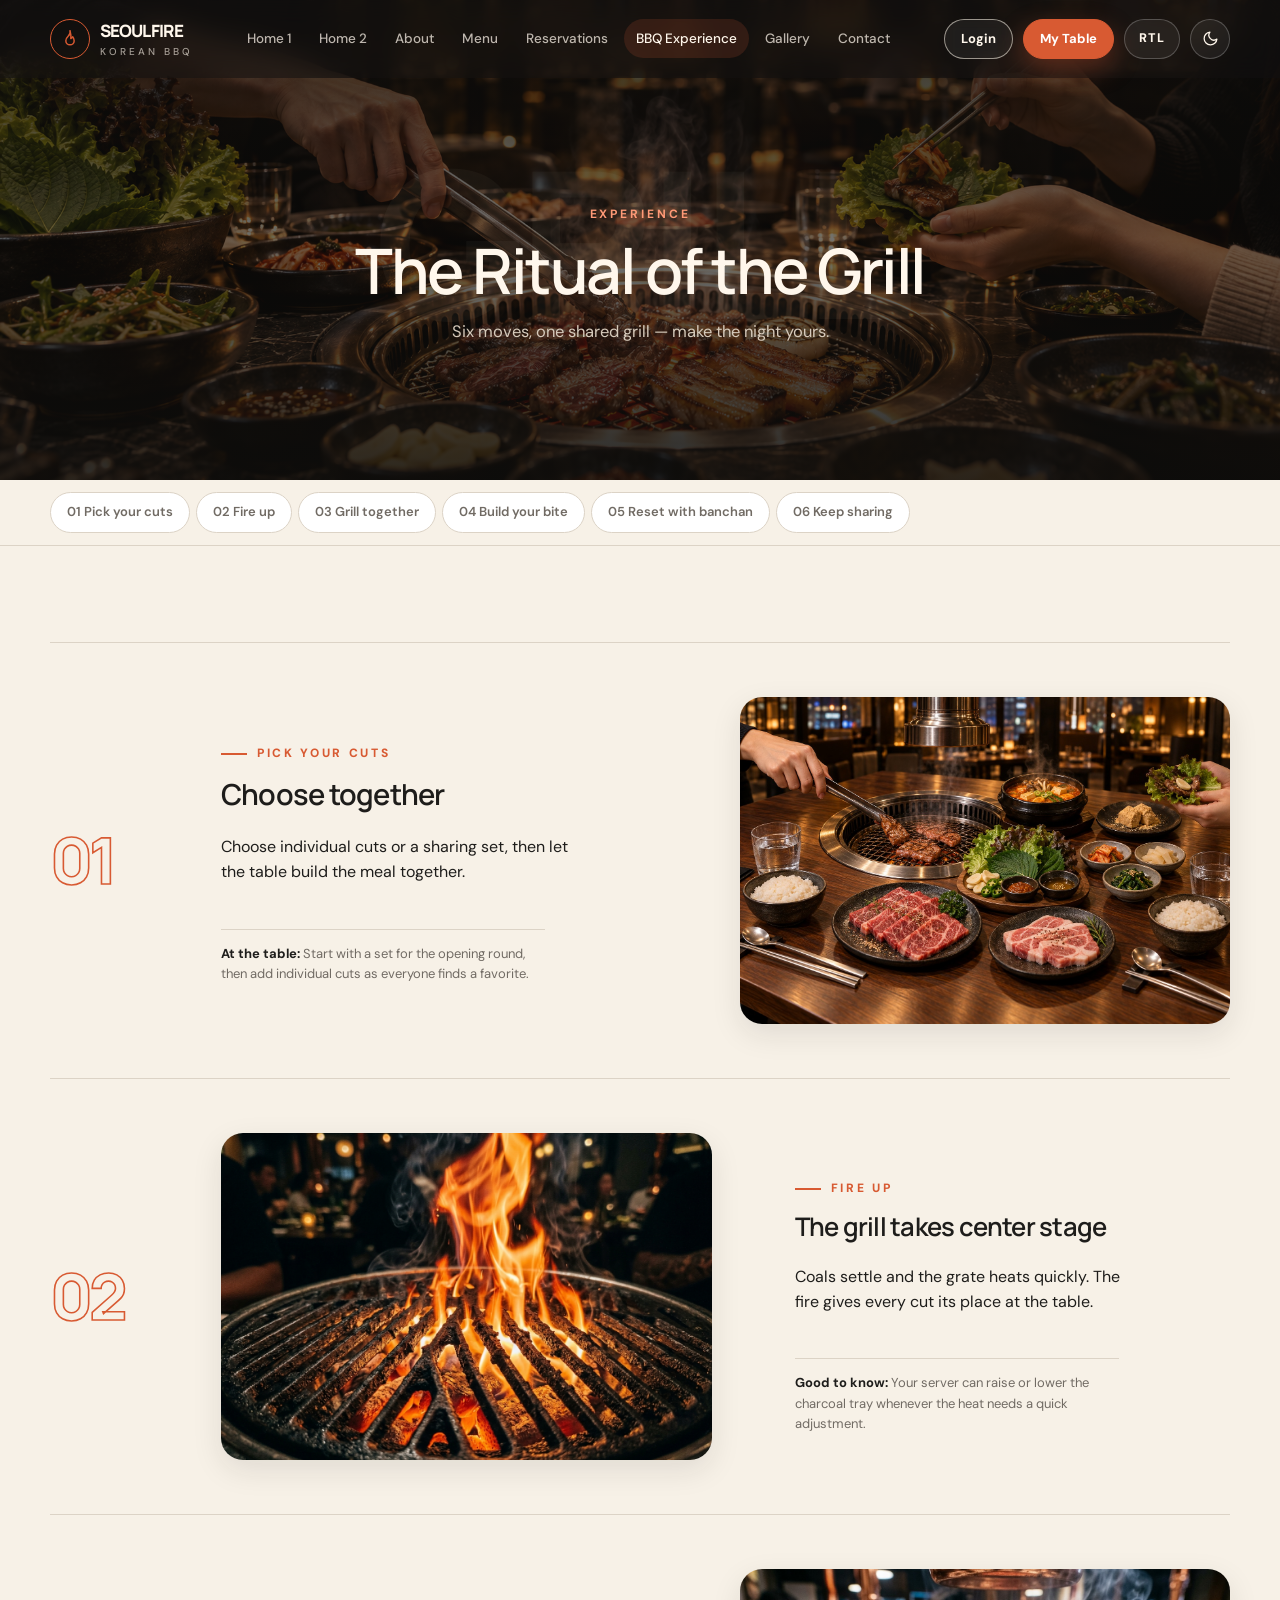
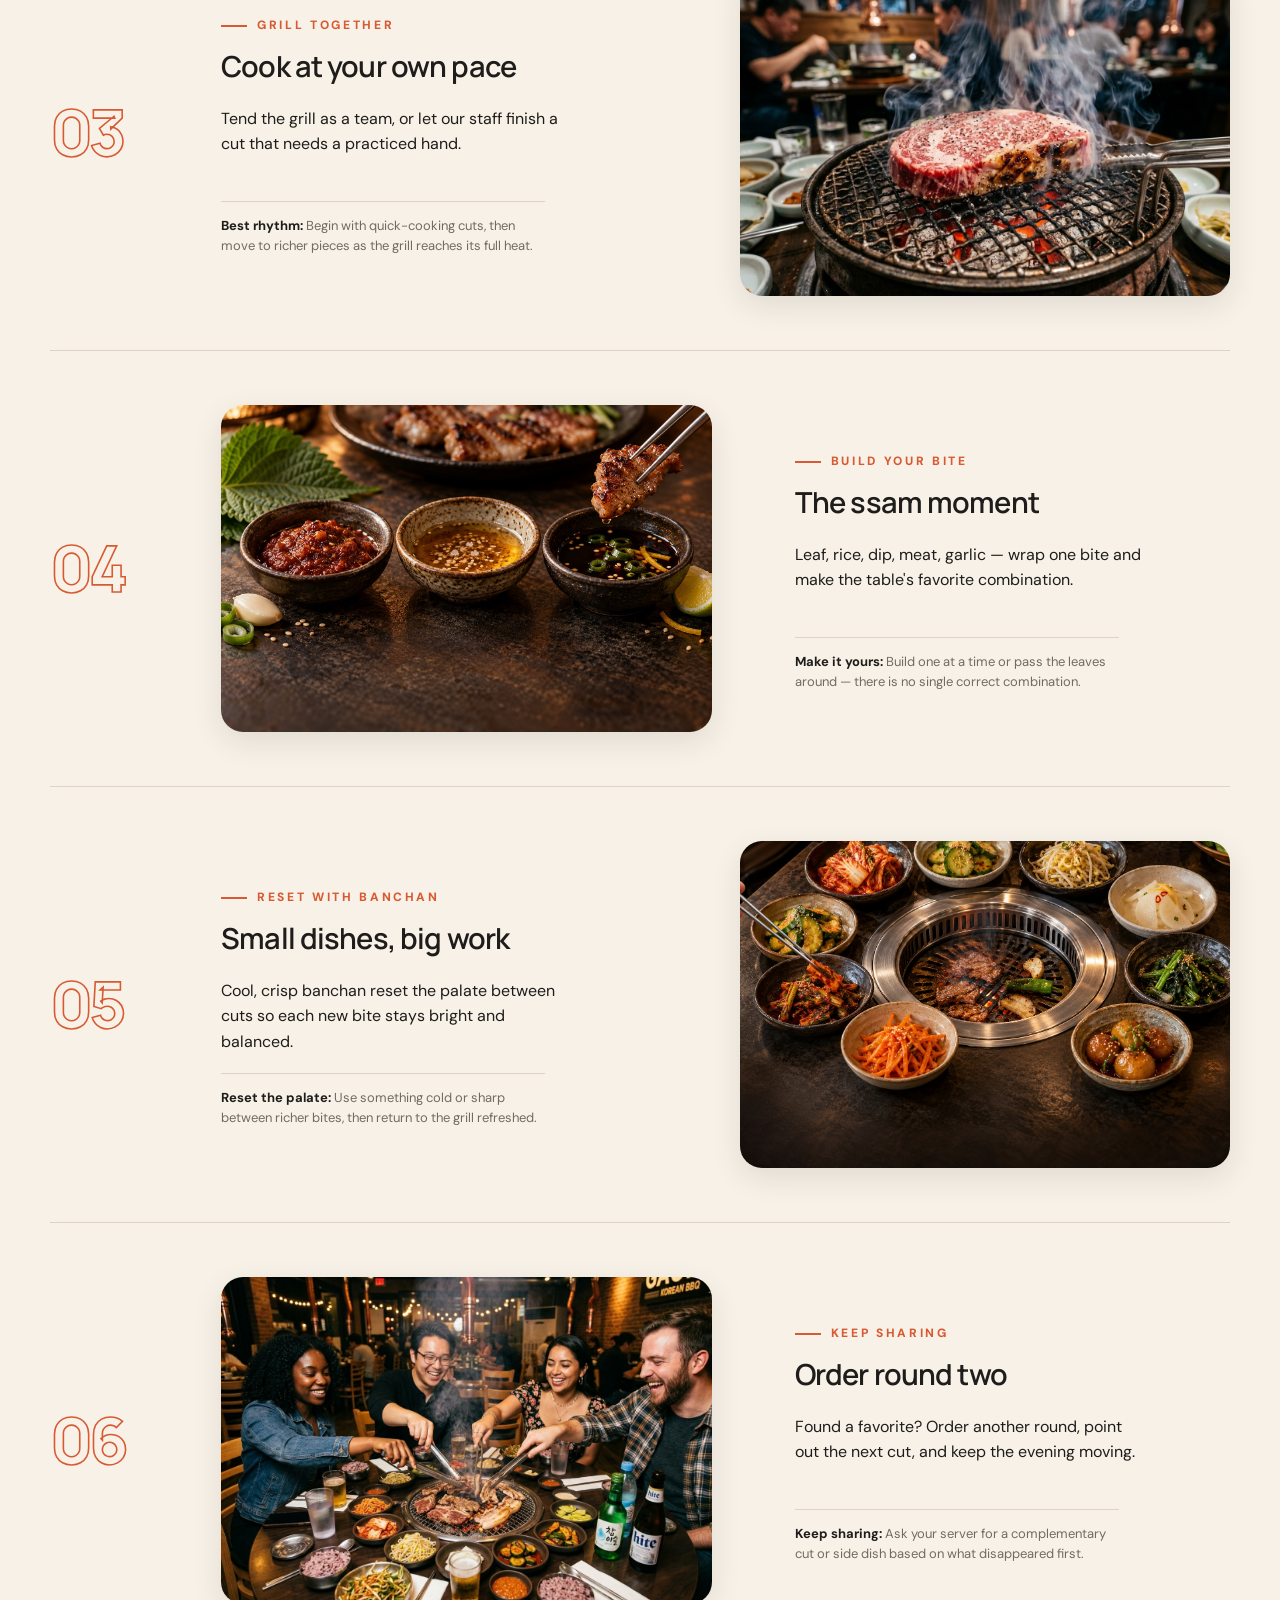
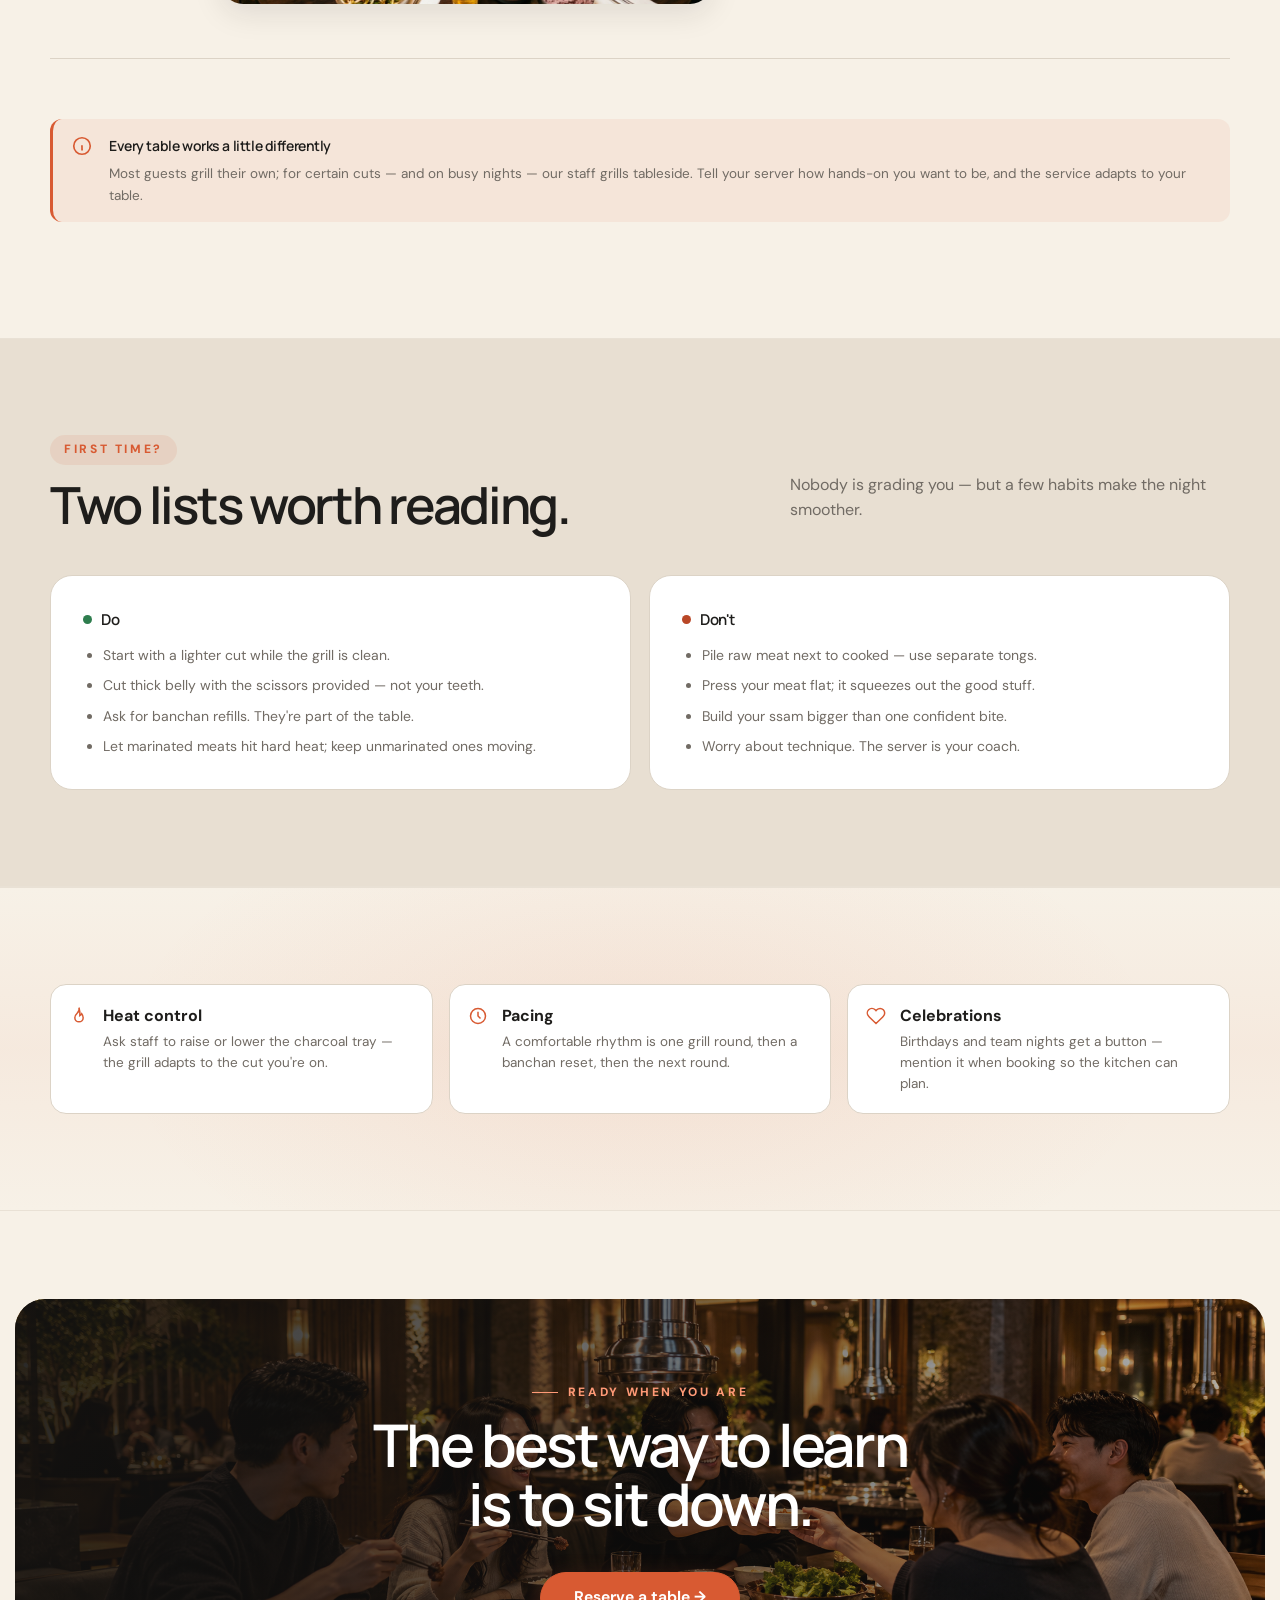
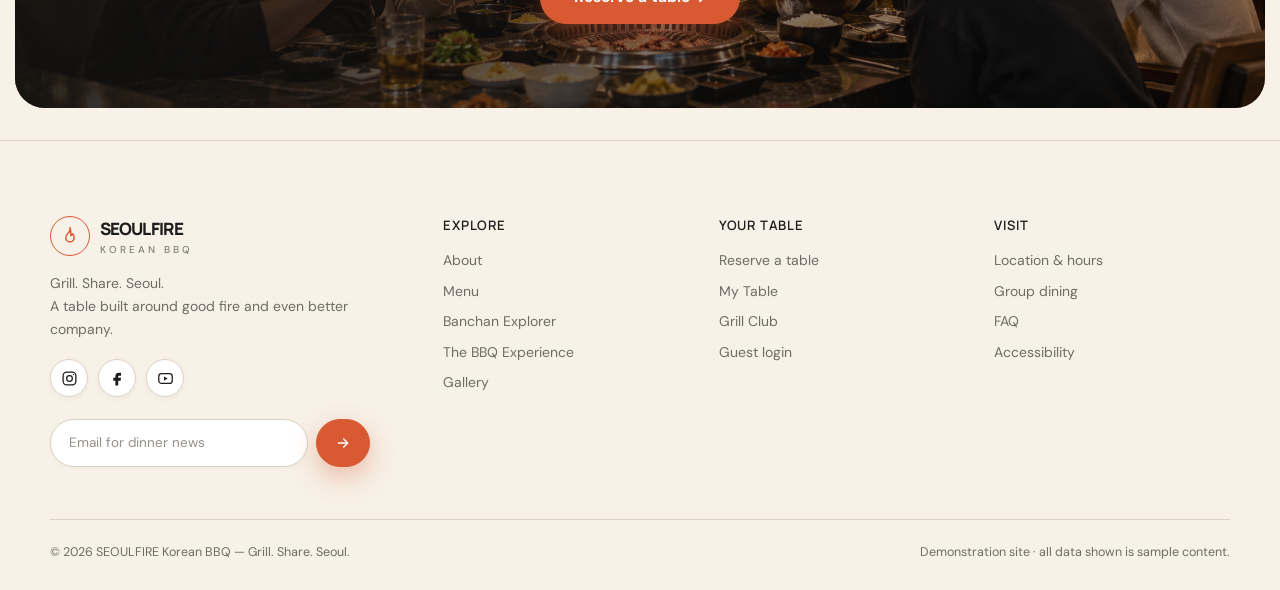
<file: experience.html>
<!doctype html>
<html lang="en">
<head>
<meta charset="utf-8">
<meta name="viewport" content="width=device-width,initial-scale=1">
<meta name="theme-color" content="#1E1D1B">
<title>The BBQ Experience — SEOULFIRE Korean BBQ</title>
<meta name="description" content="How tabletop Korean BBQ works at SEOULFIRE — pick, fire, grill, build, reset and share.">
<link rel="icon" href="data:image/svg+xml,<svg xmlns='http://www.w3.org/2000/svg' viewBox='0 0 100 100'><rect rx='50' width='100' height='100' fill='%231e1d1b'/><text x='50' y='70' font-size='55' text-anchor='middle' fill='%23d85a32'>火</text></svg>">
<link rel="stylesheet" href="css/main.css">
<link rel="stylesheet" href="css/header.css">
<link rel="stylesheet" href="css/buttons.css">
<link rel="stylesheet" href="css/editorial.css">
<link rel="stylesheet" href="css/experience.css">
<link rel="stylesheet" href="css/footer.css">
<link rel="stylesheet" href="css/dark-theme.css">
<link rel="stylesheet" href="css/rtl.css">
<link rel="stylesheet" href="css/desktop.css">
<link rel="stylesheet" href="css/tablet.css">
<link rel="stylesheet" href="css/mobile.css">
</head>
<body>
<a class="skip-link" href="#main">Skip to content</a>
<main id="main">

  <!-- ============ HERO ============ -->
  <section class="page-hero" style="background-image:url('assets/images/hero/bbq.png')" data-word="GRILL">
    <div class="container">
      <span class="crumbs">Experience</span>
      <h1>The Ritual of the Grill</h1>
      <p class="lead">Six moves, one shared grill — make the night yours.</p>
    </div>
  </section>

  <!-- ============ STEP PROGRESS ============ -->
  <nav class="xp-progress" aria-label="Experience steps">
    <a href="#pick">01 Pick your cuts</a><a href="#fire">02 Fire up</a><a href="#grill">03 Grill together</a><a href="#build">04 Build your bite</a><a href="#reset">05 Reset with banchan</a><a href="#share">06 Keep sharing</a>
  </nav>

  <!-- ============ SEQUENCE ============ -->
  <section style="padding-bottom:20px">
    <div class="container">

      <div class="xp-row reveal" id="pick">
        <div class="xp-num">01</div>
        <div class="xp-copy">
          <span class="kicker">Pick your cuts</span>
          <h3>Choose together</h3>
          <p>Choose individual cuts or a sharing set, then let the table build the meal together.</p>
          <p class="xp-detail"><b>At the table:</b> Start with a set for the opening round, then add individual cuts as everyone finds a favorite.</p>
        </div>
        <div class="xp-media"><img src="assets/images/experience/step-pick.jpg" alt="Raw cuts and sets arranged on platters" loading="lazy"></div>
      </div>

      <div class="xp-row flip reveal" id="fire">
        <div class="xp-num">02</div>
        <div class="xp-copy">
          <span class="kicker">Fire up</span>
          <h3>The grill takes center stage</h3>
          <p>Coals settle and the grate heats quickly. The fire gives every cut its place at the table.</p>
          <p class="xp-detail"><b>Good to know:</b> Your server can raise or lower the charcoal tray whenever the heat needs a quick adjustment.</p>
        </div>
        <div class="xp-media"><img src="assets/images/experience/step-fire.jpg" alt="Charcoal embers and flames rising through the grill grate" loading="lazy"></div>
      </div>

      <div class="xp-row reveal" id="grill">
        <div class="xp-num">03</div>
        <div class="xp-copy">
          <span class="kicker">Grill together</span>
          <h3>Cook at your own pace</h3>
          <p>Tend the grill as a team, or let our staff finish a cut that needs a practiced hand.</p>
          <p class="xp-detail"><b>Best rhythm:</b> Begin with quick-cooking cuts, then move to richer pieces as the grill reaches its full heat.</p>
        </div>
        <div class="xp-media"><img src="assets/images/experience/step-grill.jpg" alt="Tongs searing a marbled cut on the tabletop grill" loading="lazy"></div>
      </div>

      <div class="xp-row flip reveal" id="build">
        <div class="xp-num">04</div>
        <div class="xp-copy">
          <span class="kicker">Build your bite</span>
          <h3>The ssam moment</h3>
          <p>Leaf, rice, dip, meat, garlic — wrap one bite and make the table's favorite combination.</p>
          <p class="xp-detail"><b>Make it yours:</b> Build one at a time or pass the leaves around — there is no single correct combination.</p>
        </div>
        <div class="xp-media"><img src="assets/images/experience/step-build.jpg" alt="Dipping grilled meat and building a ssam bite with house sauces" loading="lazy"></div>
      </div>

      <div class="xp-row reveal" id="reset">
        <div class="xp-num">05</div>
        <div class="xp-copy">
          <span class="kicker">Reset with banchan</span>
          <h3>Small dishes, big work</h3>
          <p>Cool, crisp banchan reset the palate between cuts so each new bite stays bright and balanced.</p>
          <p class="xp-detail"><b>Reset the palate:</b> Use something cold or sharp between richer bites, then return to the grill refreshed.</p>
        </div>
        <div class="xp-media"><img src="assets/images/experience/step-banchan.jpg" alt="Orbit of banchan side dishes around the tabletop grill" loading="lazy"></div>
      </div>

      <div class="xp-row flip reveal" id="share" style="border-bottom:1px solid var(--line)">
        <div class="xp-num">06</div>
        <div class="xp-copy">
          <span class="kicker">Keep sharing</span>
          <h3>Order round two</h3>
          <p>Found a favorite? Order another round, point out the next cut, and keep the evening moving.</p>
          <p class="xp-detail"><b>Keep sharing:</b> Ask your server for a complementary cut or side dish based on what disappeared first.</p>
        </div>
        <div class="xp-media"><img src="assets/images/experience/step-share.jpg" alt="Friends smiling and sharing around the tabletop grill" loading="lazy"></div>
      </div>

    </div>
  </section>

  <!-- ============ SERVICE STYLE NOTE ============ -->
  <section style="padding-top:20px">
    <div class="container">
      <div class="notice reveal" style="display:flex;gap:16px;align-items:flex-start">
        <svg viewBox="0 0 24 24" fill="none" stroke="currentColor" stroke-width="1.8" style="width:22px;height:22px;flex:none;color:var(--ember)"><circle cx="12" cy="12" r="9"/><path d="M12 8h.01M11 12h1v4h1"/></svg>
        <div>
          <h4 style="margin:0 0 6px">Every table works a little differently</h4>
          <p style="margin:0">Most guests grill their own; for certain cuts — and on busy nights — our staff grills tableside. Tell your server how hands-on you want to be, and the service adapts to your table.</p>
        </div>
      </div>
    </div>
  </section>

  <!-- ============ ETIQUETTE ============ -->
  <section class="section-alt" id="etiquette">
    <div class="container">
      <div class="section-head reveal">
        <div><span class="kicker">First time?</span><h2>Two lists worth reading.</h2></div>
        <p>Nobody is grading you — but a few habits make the night smoother.</p>
      </div>
      <div class="xp-dodont reveal">
        <div class="panel">
          <h4><span class="dot-do"></span>Do</h4>
          <ul>
            <li>Start with a lighter cut while the grill is clean.</li>
            <li>Cut thick belly with the scissors provided — not your teeth.</li>
            <li>Ask for banchan refills. They're part of the table.</li>
            <li>Let marinated meats hit hard heat; keep unmarinated ones moving.</li>
          </ul>
        </div>
        <div class="panel">
          <h4><span class="dot-dont"></span>Don't</h4>
          <ul>
            <li>Pile raw meat next to cooked — use separate tongs.</li>
            <li>Press your meat flat; it squeezes out the good stuff.</li>
            <li>Build your ssam bigger than one confident bite.</li>
            <li>Worry about technique. The server is your coach.</li>
          </ul>
        </div>
      </div>
    </div>
  </section>

  <!-- ============ TIPS ============ -->
  <section class="section-highlight" id="tips">
    <div class="container">
      <div class="xp-tips reveal">
        <div class="xp-tip"><svg viewBox="0 0 24 24" fill="none" stroke="currentColor" stroke-width="1.8"><path d="M12 2c1 3.5-.5 5-2 6.5C8.5 10 7 11.5 7 14a5 5 0 0 0 10 0c0-2-.8-3.4-1.8-4.7-.5 1-1.2 1.7-2.2 2.2.4-2.7-.2-6.5-1-9.5z"/></svg><div><b>Heat control</b><p>Ask staff to raise or lower the charcoal tray — the grill adapts to the cut you're on.</p></div></div>
        <div class="xp-tip"><svg viewBox="0 0 24 24" fill="none" stroke="currentColor" stroke-width="1.8"><circle cx="12" cy="12" r="9"/><path d="M12 7v5l3 3"/></svg><div><b>Pacing</b><p>A comfortable rhythm is one grill round, then a banchan reset, then the next round.</p></div></div>
        <div class="xp-tip"><svg viewBox="0 0 24 24" fill="none" stroke="currentColor" stroke-width="1.8"><path d="M20.8 4.6a5.5 5.5 0 0 0-7.8 0L12 5.7l-1-1.1a5.5 5.5 0 0 0-7.8 7.8l1 1L12 21l7.8-7.6 1-1a5.5 5.5 0 0 0 0-7.8z"/></svg><div><b>Celebrations</b><p>Birthdays and team nights get a button — mention it when booking so the kitchen can plan.</p></div></div>
      </div>
    </div>
  </section>

  <!-- ============ CTA ============ -->
  <section>
    <div class="cta" style="margin:40px auto 0;width:min(1320px,calc(100% - 30px));border-radius:30px;padding:84px 7%;color:#fff;position:relative;isolation:isolate;background:url('assets/images/cta/bbq-cta.png') center/cover">
      <div style="position:absolute;inset:0;z-index:-1;background:linear-gradient(90deg,rgba(19,18,17,.9),rgba(19,18,17,.3))"></div>
      <span class="kicker" style="color:#FF9A77">Ready when you are</span>
      <h2 style="font:800 clamp(2rem,4.6vw,4rem)/1 'Manrope';letter-spacing:-.05em;margin:14px 0">The best way to learn<br>is to sit down.</h2>
      <a class="btn btn-primary btn-lg" href="reservations.html" style="margin-top:24px">Reserve a table →</a>
    </div>
  </section>

</main>
<script src="js/data.js"></script>
<script src="js/main.js"></script>
</body>
</html>
</file>
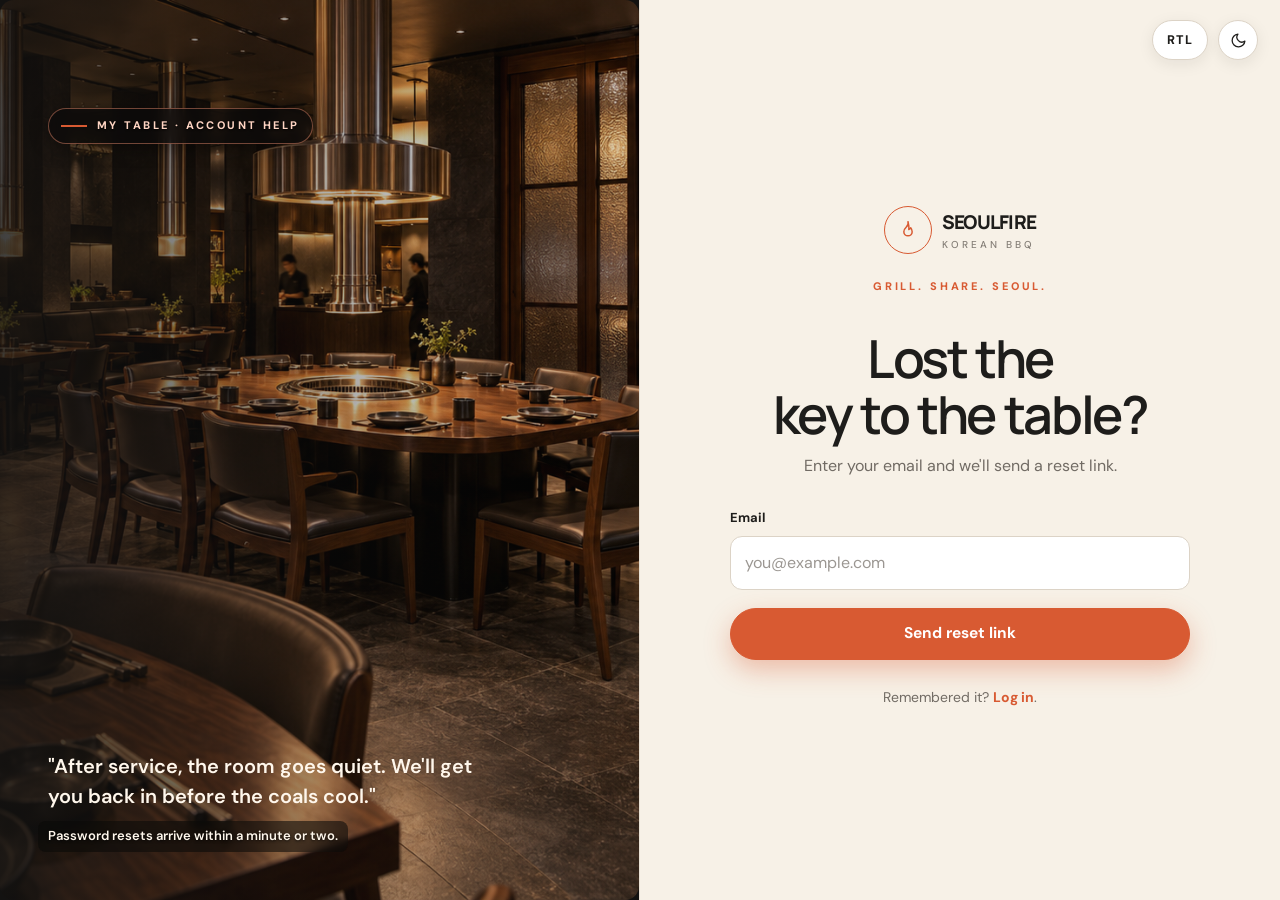
<file: forgot.html>
<!doctype html>
<html lang="en">
<head>
<meta charset="utf-8">
<meta name="viewport" content="width=device-width,initial-scale=1">
<meta name="theme-color" content="#131211">
<title>Reset Password — SEOULFIRE Korean BBQ</title>
<meta name="description" content="Reset your My Table password.">
<link rel="icon" href="data:image/svg+xml,<svg xmlns='http://www.w3.org/2000/svg' viewBox='0 0 100 100'><rect rx='50' width='100' height='100' fill='%231e1d1b'/><text x='50' y='70' font-size='55' text-anchor='middle' fill='%23d85a32'>火</text></svg>">
<link rel="stylesheet" href="css/main.css">
<link rel="stylesheet" href="css/header.css">
<link rel="stylesheet" href="css/buttons.css">
<link rel="stylesheet" href="css/auth.css">
<link rel="stylesheet" href="css/dark-theme.css">
<link rel="stylesheet" href="css/rtl.css">
<link rel="stylesheet" href="css/tablet.css">
<link rel="stylesheet" href="css/mobile.css">
</head>
<body class="auth-page">
<main class="auth" id="main">

  <!-- unique visual: quiet restaurant after service, one immaculate grill table -->
  <div class="auth-visual">
    <img src="assets/images/auth/forgot.jpg" alt="Quiet dining room after service with one immaculate grill table under warm light">
    <span class="auth-badge">My Table · Account help</span>
    <div class="auth-quote">
      <p>"After service, the room goes quiet. We'll get you back in before the coals cool."</p>
      <span>Password resets arrive within a minute or two.</span>
    </div>
  </div>

  <div class="auth-main">
    <div class="auth-brand-row" style="margin-top:-30px">
      <span class="auth-kicker">Grill. Share. Seoul.</span>
    </div>
    <h1>Lost the<br>key to the table?</h1>
    <p class="auth-sub">Enter your email and we'll send a reset link.</p>

    <form id="forgotForm" data-validate data-success="Reset link sent — check your inbox.">
      <div class="field" style="margin-bottom:18px">
        <label for="fEmail">Email</label>
        <input id="fEmail" type="email" required autocomplete="email" placeholder="you@example.com">
      </div>
      <button class="btn btn-primary btn-block btn-lg" type="submit">Send reset link</button>
    </form>

    <div id="forgotDone" class="forgot-done" style="display:none">
      <div class="confirm-hero-icon"><svg viewBox="0 0 24 24" fill="none" stroke="currentColor" stroke-width="2" stroke-linecap="round"><path d="M4 6h16M4 12h10M4 18h7"/></svg></div>
      <h2 style="font-size:26px;margin:0 0 8px">Check your inbox</h2>
      <p style="color:#B7ACA0;margin:0 0 22px">If that email has a table with us, a reset link is already on its way.</p>
      <a class="btn btn-outline-light btn-block btn-lg" href="login.html">Back to login</a>
    </div>

    <p class="auth-foot">Remembered it? <a href="login.html">Log in</a>.</p>
  </div>
</main>
<script src="js/data.js"></script>
<script src="js/main.js"></script>
<script>
  document.getElementById('forgotForm').addEventListener('submit', () => {
    setTimeout(() => {
      document.getElementById('forgotForm').style.display = 'none';
      document.getElementById('forgotDone').style.display = '';
    }, 400);
  });
</script>
</body>
</html>
</file>
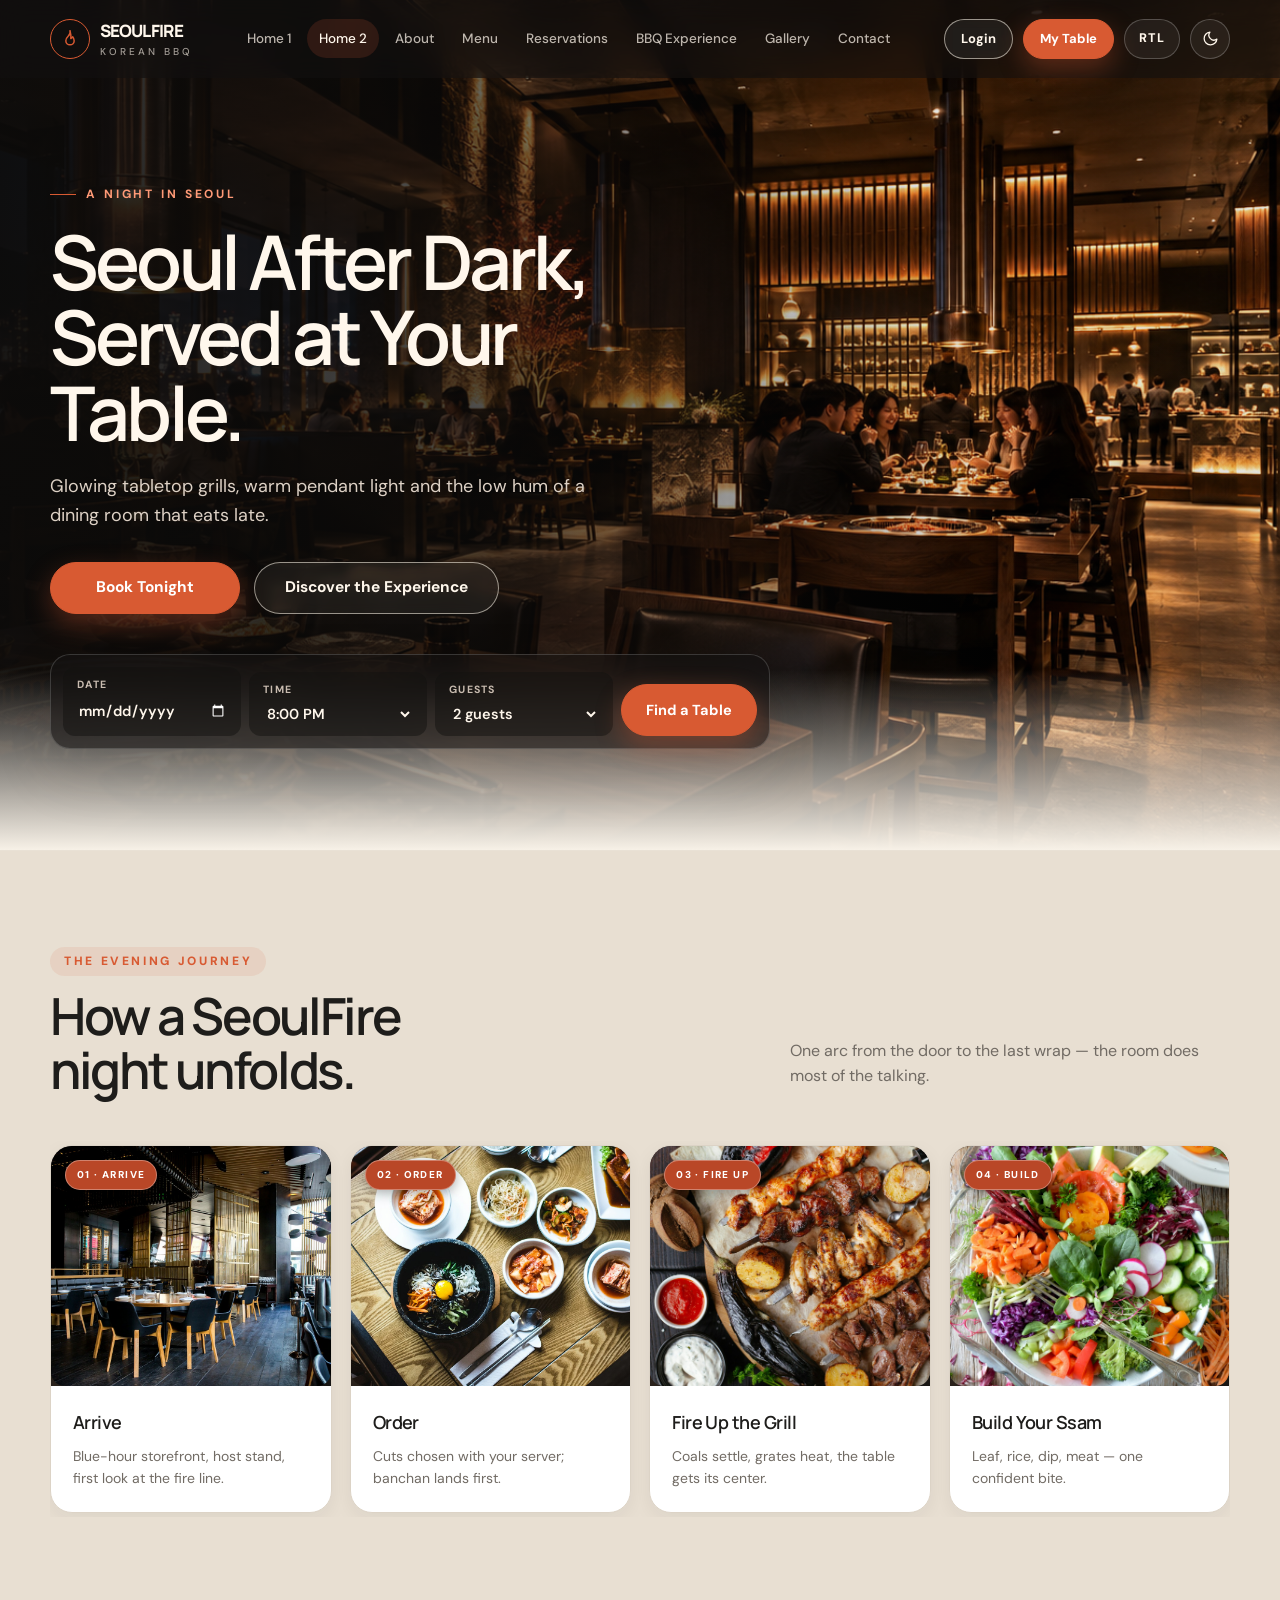
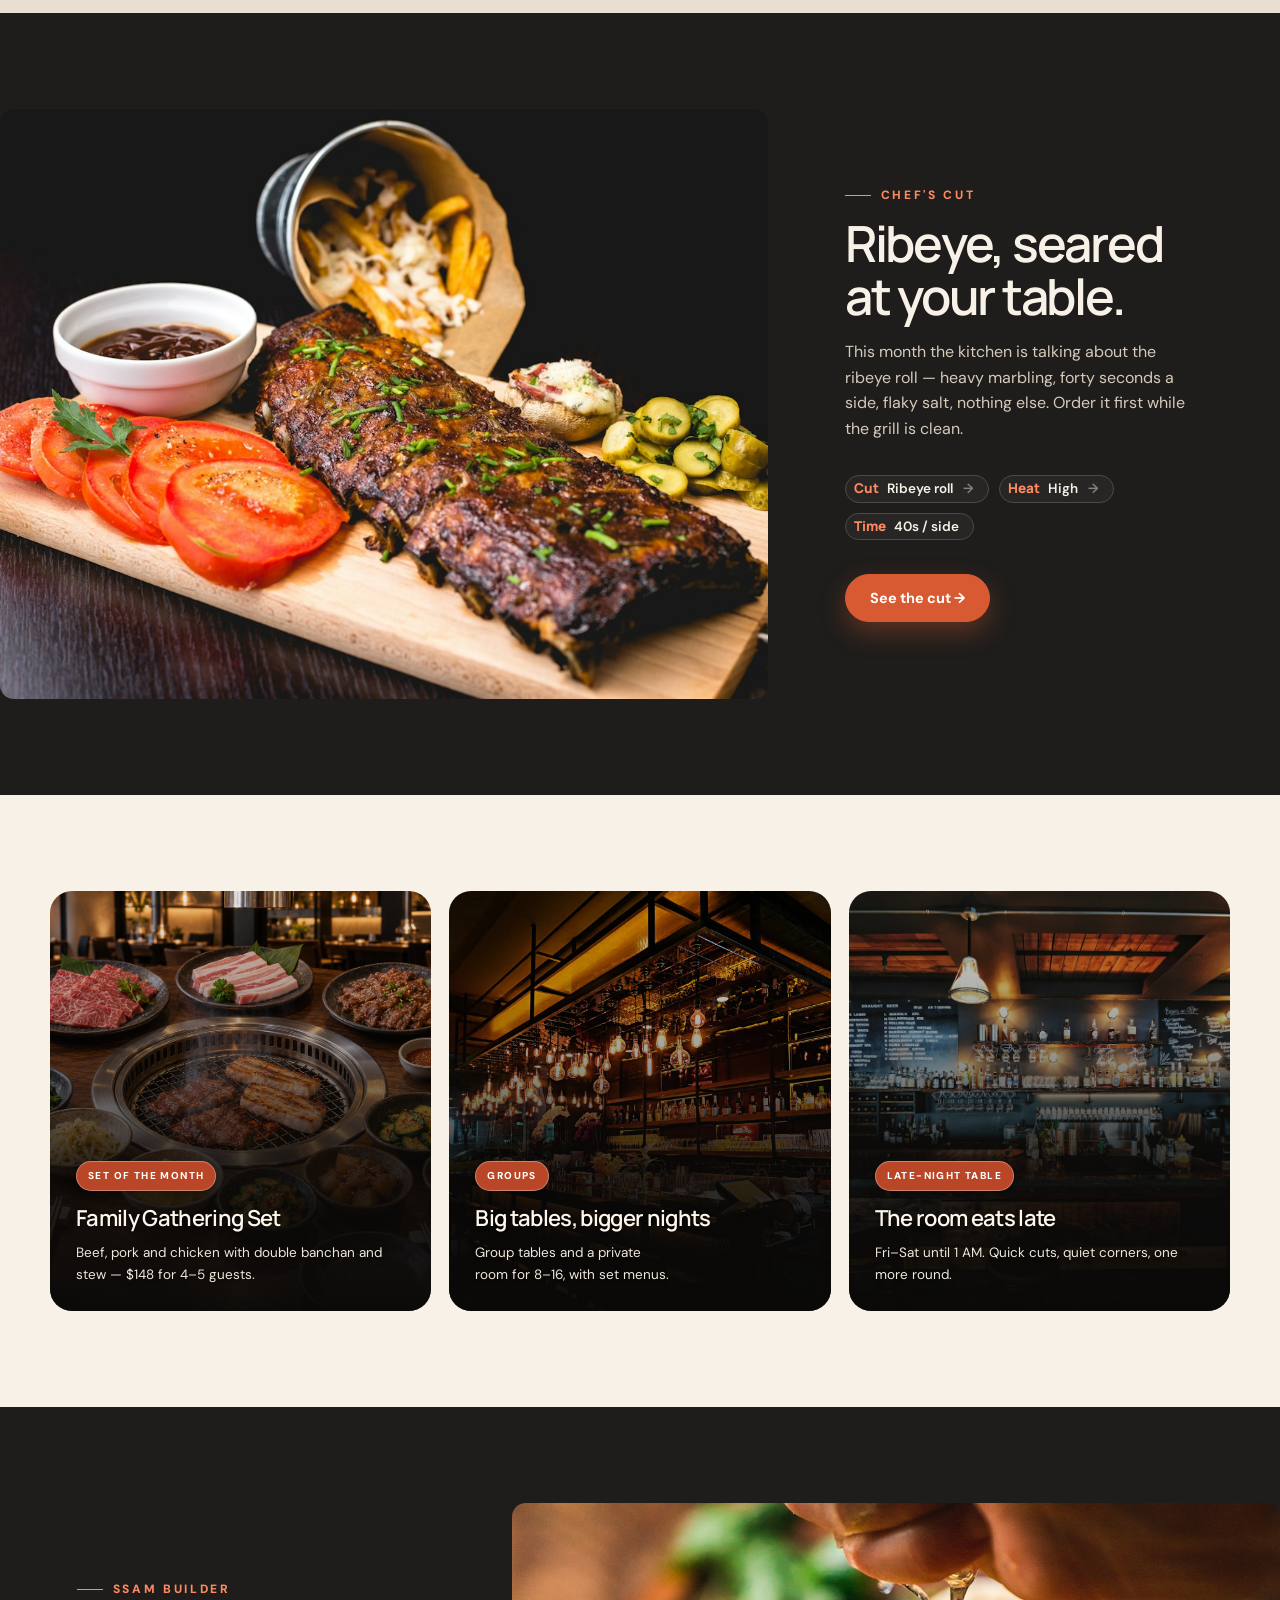
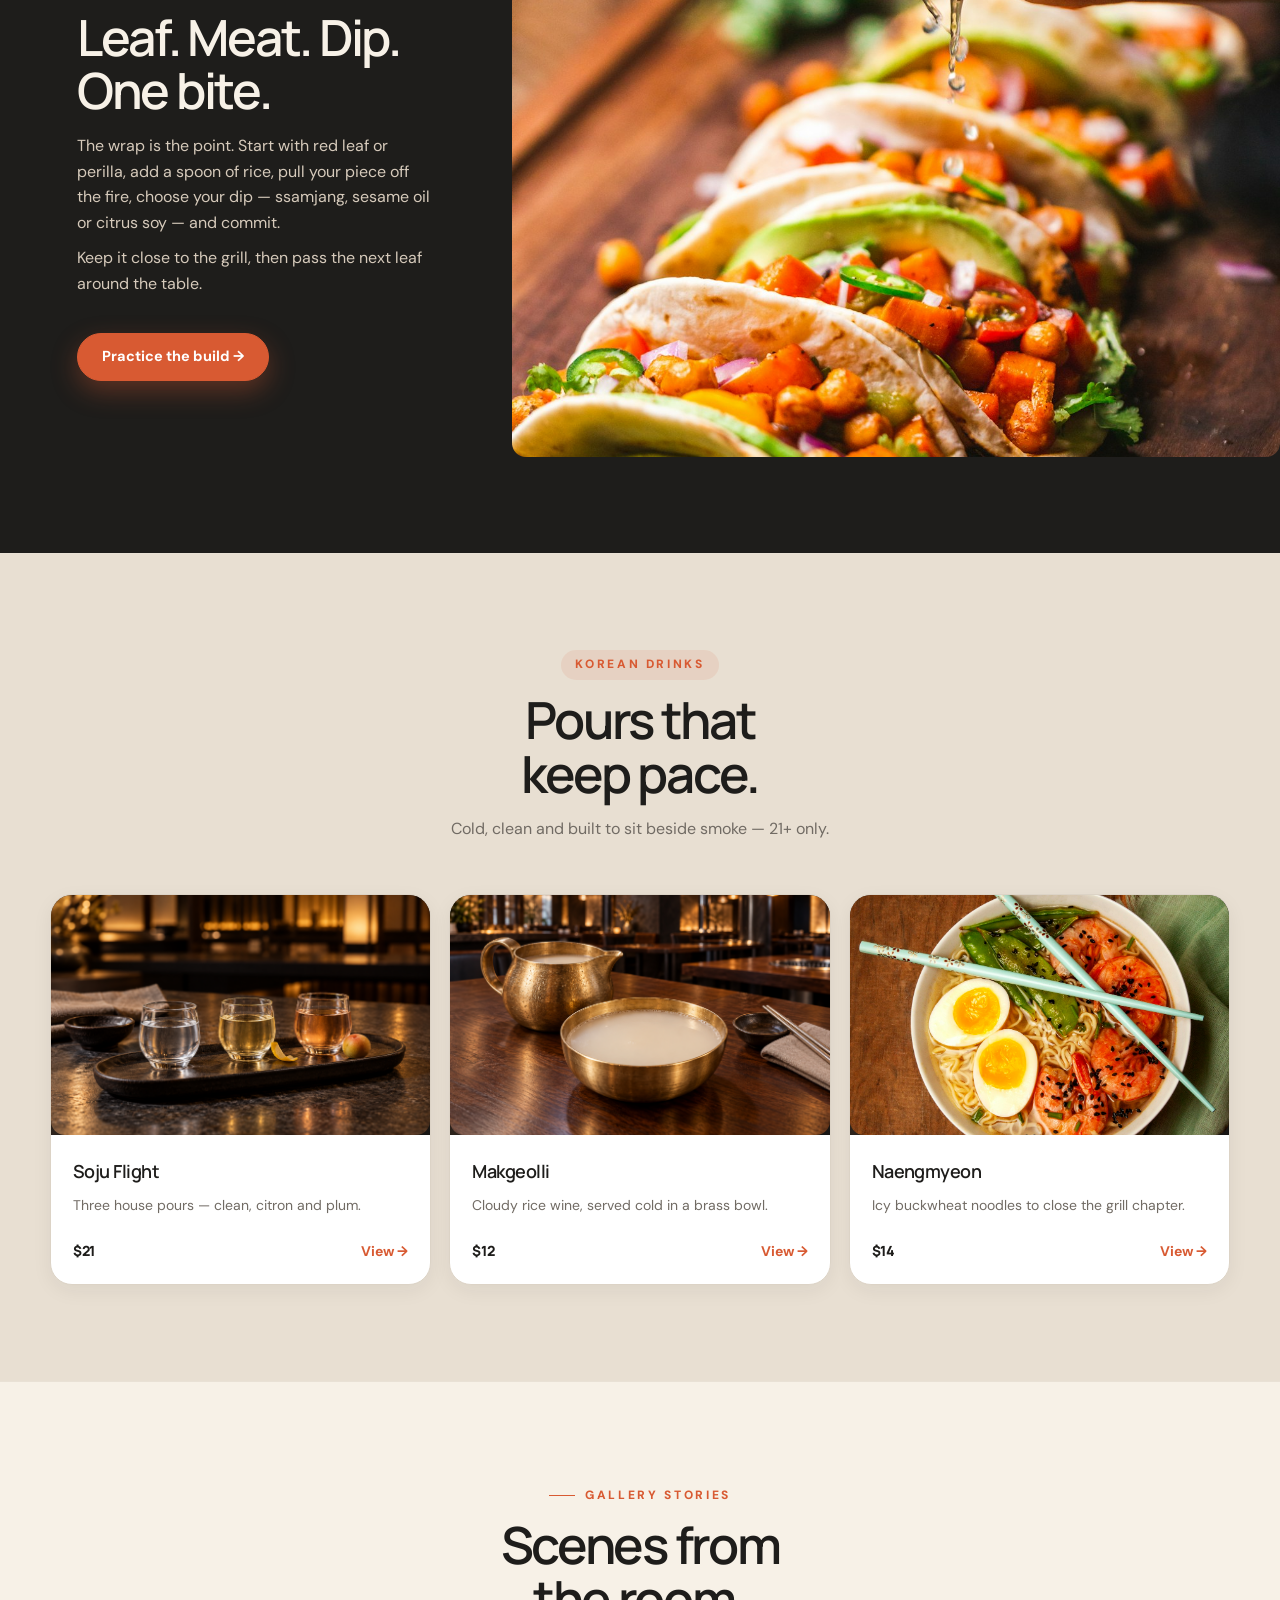
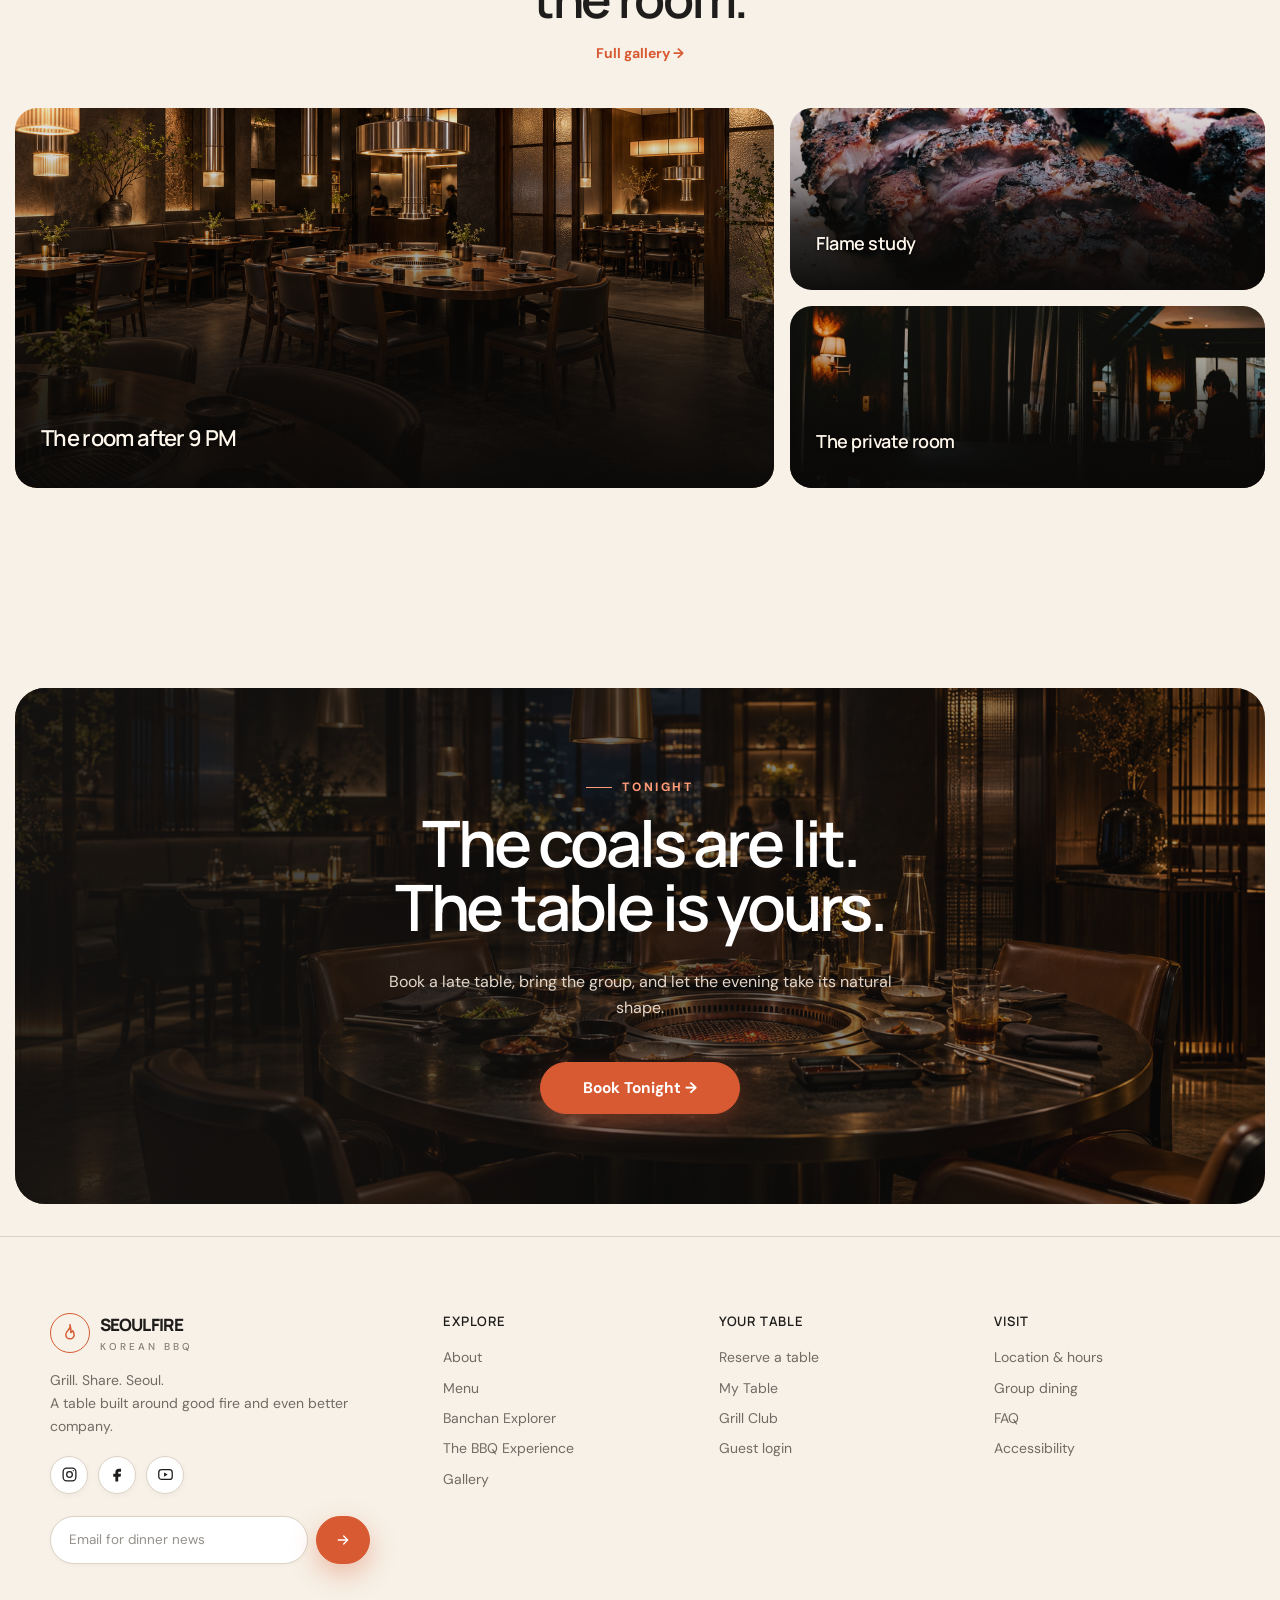
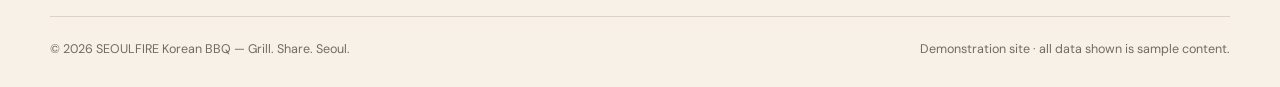
<file: home2.html>
<!doctype html>
<html lang="en">

<head>
  <meta charset="utf-8">
  <meta name="viewport" content="width=device-width,initial-scale=1">
  <meta name="theme-color" content="#1E1D1B">
  <title>A Night in Seoul — SEOULFIRE Korean BBQ</title>
  <meta name="description"
    content="Seoul After Dark, served at your table. An evening journey through fire, cuts and shared plates.">
  <link rel="icon"
    href="data:image/svg+xml,<svg xmlns='http://www.w3.org/2000/svg' viewBox='0 0 100 100'><rect rx='50' width='100' height='100' fill='%231e1d1b'/><text x='50' y='70' font-size='55' text-anchor='middle' fill='%23d85a32'>火</text></svg>">
  <link rel="stylesheet" href="css/main.css">
  <link rel="stylesheet" href="css/header.css">
  <link rel="stylesheet" href="css/buttons.css">
  <link rel="stylesheet" href="css/editorial.css">
  <link rel="stylesheet" href="css/footer.css">
  <link rel="stylesheet" href="css/dark-theme.css">
  <link rel="stylesheet" href="css/rtl.css">
  <link rel="stylesheet" href="css/desktop.css">
  <link rel="stylesheet" href="css/tablet.css">
  <link rel="stylesheet" href="css/mobile.css">
</head>

<body>
  <a class="skip-link" href="#main">Skip to content</a>
  <main id="main">

    <!-- ============ HERO ============ -->
    <section class="hero" style="background-image:url('assets/images/hero/home2.png')">
      <div class="container">
        <div class="hero-content">
          <span class="eyebrow">A night in Seoul</span>
          <h1 class="hero-title-long"><span>Seoul After Dark,</span><span>Served at Your</span><span>Table.</span></h1>
          <p>Glowing tabletop grills, warm pendant light and the low hum of a dining room that eats late.</p>
          <div class="hero-buttons">
            <a class="btn btn-primary btn-lg" href="reservations.html">Book Tonight</a>
            <a class="btn btn-outline-light btn-lg" href="experience.html">Discover the Experience</a>
          </div>
          <form class="reserve-bar" action="reservations.html" method="get" aria-label="Quick reservation">
            <label>Date<input type="date" name="date"></label>
            <label>Time<select name="time">
                <option>8:00 PM</option>
                <option>8:30 PM</option>
                <option>9:00 PM</option>
                <option>9:30 PM</option>
                <option>10:00 PM</option>
              </select></label>
            <label>Guests<select name="party">
                <option>2 guests</option>
                <option>4 guests</option>
                <option>6 guests</option>
                <option>8 guests</option>
              </select></label>
            <button class="btn btn-primary" type="submit">Find a Table</button>
          </form>
        </div>
      </div>
    </section>

    <!-- ============ THE EVENING JOURNEY ============ -->
    <section class="section-alt" id="journey">
      <div class="container">
        <div class="section-head reveal">
          <div>
            <span class="kicker">The evening journey</span>
            <h2>How a SeoulFire<br>night unfolds.</h2>
          </div>
          <p>One arc from the door to the last wrap — the room does most of the talking.</p>
        </div>
        <div class="journey-marquee reveal" aria-label="The SeoulFire evening journey">
        <div class="rail journey-rail" id="journeyRail">
          <article class="card">
            <div class="card-media"><img src="assets/images/home2/journey-arrive.jpg" alt="Arrival at the entrance"
                loading="lazy"><span class="badge">01 · Arrive</span></div>
            <div class="card-body">
              <h3>Arrive</h3>
              <p>Blue-hour storefront, host stand, first look at the fire line.</p>
            </div>
          </article>
          <article class="card">
            <div class="card-media"><img src="assets/images/home2/journey-order.jpg" alt="Ordering among banchan"
                loading="lazy"><span class="badge">02 · Order</span></div>
            <div class="card-body">
              <h3>Order</h3>
              <p>Cuts chosen with your server; banchan lands first.</p>
            </div>
          </article>
          <article class="card">
            <div class="card-media"><img src="assets/images/home2/journey-fire.jpg" alt="Lighting the grill"
                loading="lazy"><span class="badge">03 · Fire up</span></div>
            <div class="card-body">
              <h3>Fire Up the Grill</h3>
              <p>Coals settle, grates heat, the table gets its center.</p>
            </div>
          </article>
          <article class="card">
            <div class="card-media"><img src="assets/images/home2/journey-build.jpg" alt="Building a ssam"
                loading="lazy"><span class="badge">04 · Build</span></div>
            <div class="card-body">
              <h3>Build Your Ssam</h3>
              <p>Leaf, rice, dip, meat — one confident bite.</p>
            </div>
          </article>
          <article class="card">
            <div class="card-media"><img src="assets/images/home2/journey-share.jpg" alt="Sharing banchan"
                loading="lazy"><span class="badge">05 · Share</span></div>
            <div class="card-body">
              <h3>Share Banchan</h3>
              <p>Refills circle the table all night.</p>
            </div>
          </article>
          <article class="card">
            <div class="card-media"><img src="assets/images/home2/journey-finish.jpg"
                alt="Finishing the night with drinks" loading="lazy"><span class="badge">06 · Finish</span></div>
            <div class="card-body">
              <h3>Finish the Night</h3>
              <p>Dessert, one last pour, no rush on the coals.</p>
            </div>
          </article>
        </div>
        </div>
      </div>
    </section>

    <!-- ============ CHEF'S CUT + SET OF THE MONTH ============ -->
    <section class="editorial">
      <div class="editorial-media"><img src="assets/images/home2/chefs-cut.jpg" alt="Chef's cut: ribeye roll"
          loading="lazy"></div>
      <div class="editorial-copy">
        <span class="kicker">Chef's cut</span>
        <h2>Ribeye, seared<br>at your table.</h2>
        <p>This month the kitchen is talking about the ribeye roll — heavy marbling, forty seconds a side, flaky salt,
          nothing else. Order it first while the grill is clean.</p>
        <div class="steps-flow">
          <span class="step-chip"><b>Cut</b>Ribeye roll</span>
          <span class="step-chip"><b>Heat</b>High</span>
          <span class="step-chip"><b>Time</b>40s / side</span>
        </div>
        <div style="margin-top:26px"><a class="btn btn-primary" href="menu.html#ribeye">See the cut →</a></div>
      </div>
    </section>

    <!-- ============ SET OF THE MONTH + GROUP + LATE NIGHT ============ -->
    <section>
      <div class="container">
        <div class="grid grid-3 reveal">
          <a class="tile tile-lg" href="menu.html#sets" style="grid-row:span 1">
            <img src="assets/images/home2/set-month.jpg" alt="BBQ set of the month">
            <div class="tile-body"><span class="badge badge-gold">Set of the month</span>
              <h3 style="margin-top:10px">Family Gathering Set</h3>
              <p>Beef, pork and chicken with double banchan and stew — $148 for 4–5 guests.</p>
            </div>
          </a>
          <a class="tile tile-lg" href="contact.html#groups">
            <img src="assets/images/home2/group-tile.jpg" alt="Group dining room">
            <div class="tile-body"><span class="badge">Groups</span>
              <h3 style="margin-top:10px">Big tables, bigger nights</h3>
              <p class="tile-copy-two-lines">Group tables and a private room for 8–16, with set menus.</p>
            </div>
          </a>
          <a class="tile tile-lg" href="reservations.html">
            <img src="assets/images/home2/late-tile.jpg" alt="Late night table">
            <div class="tile-body"><span class="badge badge-green">Late-night table</span>
              <h3 style="margin-top:10px">The room eats late</h3>
              <p>Fri–Sat until 1 AM. Quick cuts, quiet corners, one more round.</p>
            </div>
          </a>
        </div>
      </div>
    </section>

    <!-- ============ SSAM BUILDER TEASER ============ -->
    <section class="editorial flip">
      <div class="editorial-media"><img src="assets/images/home2/ssam-teaser.jpg" alt="Ssam in hand over the grill"
          loading="lazy"></div>
      <div class="editorial-copy">
        <span class="kicker">Ssam builder</span>
        <h2>Leaf. Meat. Dip.<br>One bite.</h2>
        <p>The wrap is the point. Start with red leaf or perilla, add a spoon of rice, pull your piece off the fire,
          choose your dip — ssamjang, sesame oil or citrus soy — and commit.</p>
        <p>Keep it close to the grill, then pass the next leaf around the table.</p>
        <div style="margin-top:26px"><a class="btn btn-primary" href="experience.html#build">Practice the build →</a>
        </div>
      </div>
    </section>

    <!-- ============ KOREAN DRINKS ============ -->
    <section class="section-alt" id="drinks">
      <div class="container">
        <div class="section-head section-head-centered reveal">
          <div>
            <span class="kicker">Korean drinks</span>
            <h2>Pours that<br>keep pace.</h2>
          </div>
          <p>Cold, clean and built to sit beside smoke — 21+ only.</p>
        </div>
        <div class="grid grid-3 reveal">
          <article class="card">
            <div class="card-media"><img src="assets/images/pages/Soj_ Flight.png" alt="Three-glass soju flight" loading="lazy">
            </div>
            <div class="card-body">
              <h3>Soju Flight</h3>
              <p>Three house pours — clean, citron and plum.</p>
              <div class="card-meta"><span class="price">$21</span><a class="arrow-link" href="menu.html#drinks">View
                  →</a></div>
            </div>
          </article>
          <article class="card">
            <div class="card-media"><img src="assets/images/pages/makgeolli.png" alt="Traditional brass bowl of makgeolli"
                loading="lazy"></div>
            <div class="card-body">
              <h3>Makgeolli</h3>
              <p>Cloudy rice wine, served cold in a brass bowl.</p>
              <div class="card-meta"><span class="price">$12</span><a class="arrow-link" href="menu.html#drinks">View
                  →</a></div>
            </div>
          </article>
          <article class="card">
            <div class="card-media"><img src="assets/images/home2/drink-close.jpg" alt="Naengmyeon noodles"
                loading="lazy"></div>
            <div class="card-body">
              <h3>Naengmyeon</h3>
              <p>Icy buckwheat noodles to close the grill chapter.</p>
              <div class="card-meta"><span class="price">$14</span><a class="arrow-link" href="menu.html#rice">View
                  →</a></div>
            </div>
          </article>
        </div>
      </div>
    </section>

    <!-- ============ GALLERY STORIES ============ -->
    <section>
      <div class="container-wide">
        <div class="section-head section-head-centered reveal">
          <div>
            <span class="kicker">Gallery stories</span>
            <h2>Scenes from<br>the room.</h2>
          </div>
          <a class="arrow-link" href="gallery.html">Full gallery →</a>
        </div>
        <div class="gallery-hero-strip reveal">
          <a class="tile" href="gallery.html"><img src="assets/images/pages/after_9.png"
              alt="Dining room at night">
            <div class="tile-body">
              <h3>The room after 9 PM</h3>
            </div>
          </a>
          <div class="grid" style="gap:16px">
            <a class="tile" href="gallery.html" style="min-height:182px"><img
                src="assets/images/home2/story-flame.jpg" alt="Flames on the grill">
              <div class="tile-body">
                <h3 style="font-size:18px">Flame study</h3>
              </div>
            </a>
            <a class="tile" href="gallery.html" style="min-height:182px"><img
                src="assets/images/home2/story-private.jpg" alt="Private dining room">
              <div class="tile-body">
                <h3 style="font-size:18px">The private room</h3>
              </div>
            </a>
          </div>
        </div>
      </div>
    </section>

    <!-- ============ CTA ============ -->
    <section>
      <div class="cta"
        style="margin:40px auto 0;width:min(1320px,calc(100% - 30px));border-radius:30px;padding:90px 7%;color:#fff;position:relative;isolation:isolate;background:url('assets/images/cta/home2-cta.png') center/cover">
        <div
          style="position:absolute;inset:0;z-index:-1;background:linear-gradient(90deg,rgba(19,18,17,.9),rgba(19,18,17,.35))">
        </div>
        <span class="kicker" style="color:#FF9A77">Tonight</span>
        <h2 style="font:800 clamp(2.2rem,5vw,4.4rem)/1 'Manrope';letter-spacing:-.05em;margin:14px 0">The coals are
          lit.<br>The table is yours.</h2>
        <p style="max-width:520px;color:#E4D7CA">Book a late table, bring the group, and let the evening take its
          natural shape.</p>
        <a class="btn btn-primary btn-lg" href="reservations.html" style="margin-top:26px">Book Tonight →</a>
      </div>
    </section>

  </main>
  <script src="js/data.js"></script>
  <script src="js/main.js"></script>
</body>

</html>
</file>
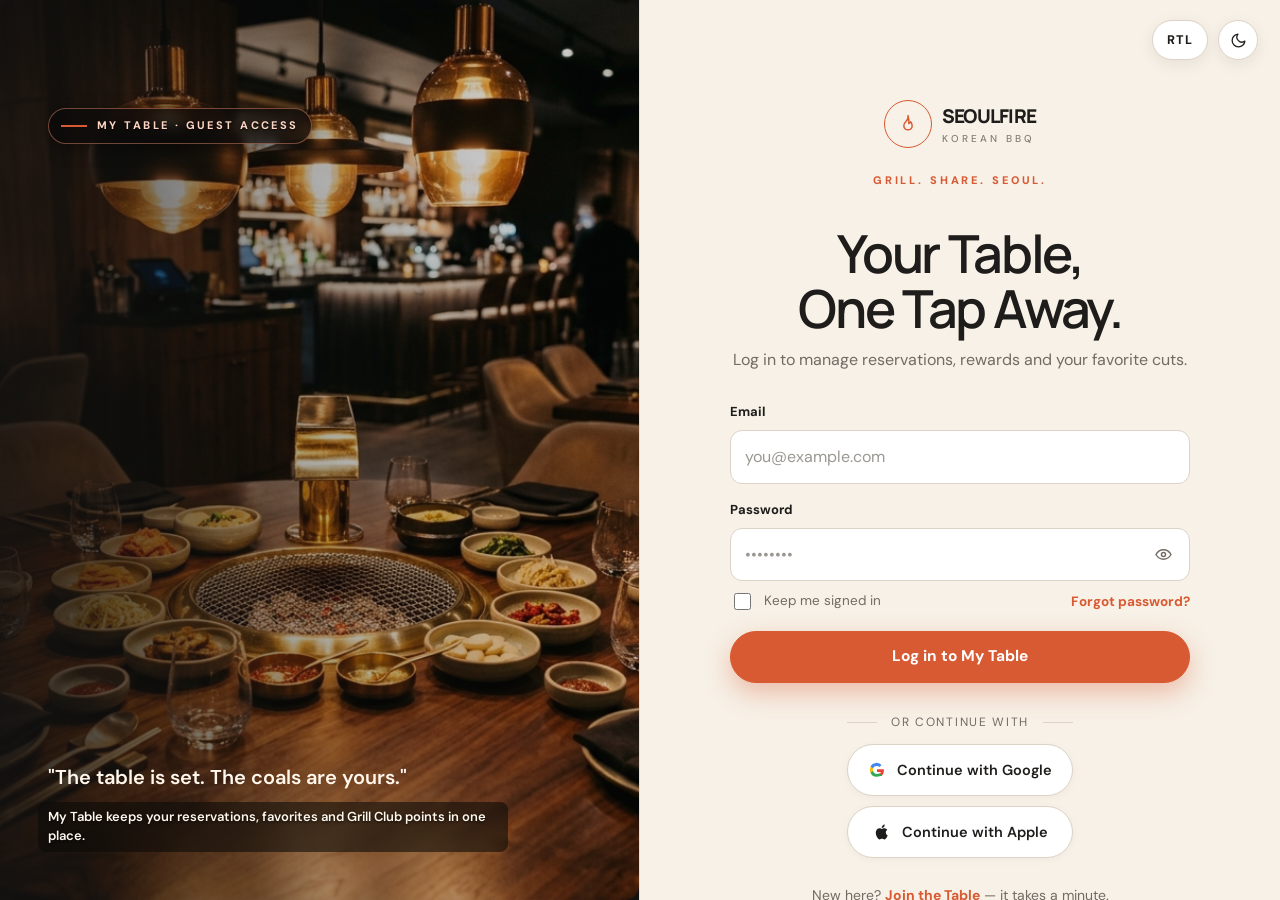
<file: login.html>
<!doctype html>
<html lang="en">
<head>
<meta charset="utf-8">
<meta name="viewport" content="width=device-width,initial-scale=1">
<meta name="theme-color" content="#131211">
<title>Guest Login — SEOULFIRE Korean BBQ</title>
<meta name="description" content="Your table, one tap away. Log in to My Table at SEOULFIRE Korean BBQ.">
<link rel="icon" href="data:image/svg+xml,<svg xmlns='http://www.w3.org/2000/svg' viewBox='0 0 100 100'><rect rx='50' width='100' height='100' fill='%231e1d1b'/><text x='50' y='70' font-size='55' text-anchor='middle' fill='%23d85a32'>火</text></svg>">
<link rel="stylesheet" href="css/main.css">
<link rel="stylesheet" href="css/header.css">
<link rel="stylesheet" href="css/buttons.css">
<link rel="stylesheet" href="css/auth.css">
<link rel="stylesheet" href="css/dark-theme.css">
<link rel="stylesheet" href="css/rtl.css">
<link rel="stylesheet" href="css/tablet.css">
<link rel="stylesheet" href="css/mobile.css">
</head>
<body class="auth-page">
<main class="auth" id="main">

  <!-- unique visual: moody table set before guests arrive -->
  <div class="auth-visual">
    <img src="assets/images/auth/login.jpg" alt="A moody Korean BBQ table after setup — glowing grill and ceramic banchan waiting">
    <span class="auth-badge">My Table · Guest access</span>
    <div class="auth-quote">
      <p>"The table is set. The coals are yours."</p>
      <span>My Table keeps your reservations, favorites and Grill Club points in one place.</span>
    </div>
  </div>

  <div class="auth-main">
    <div class="auth-brand-row" style="margin-top:-30px">
      <span class="auth-kicker">Grill. Share. Seoul.</span>
    </div>
    <h1>Your Table,<br>One Tap Away.</h1>
    <p class="auth-sub">Log in to manage reservations, rewards and your favorite cuts.</p>

    <form data-validate data-redirect="dashboard.html" data-success="Welcome back. Lighting your table…">
      <div class="field" style="margin-bottom:16px">
        <label for="lEmail">Email</label>
        <input id="lEmail" type="email" required autocomplete="email" placeholder="you@example.com">
      </div>
      <div class="field" style="margin-bottom:10px">
        <label for="lPass">Password</label>
        <div class="password-field">
          <input id="lPass" type="password" required autocomplete="current-password" placeholder="••••••••">
          <button class="password-toggle" type="button" data-password-toggle="lPass" aria-label="Show password" aria-pressed="false">
            <svg viewBox="0 0 24 24" aria-hidden="true"><path d="M2.5 12s3.5-6 9.5-6 9.5 6 9.5 6-3.5 6-9.5 6-9.5-6-9.5-6Z"/><circle cx="12" cy="12" r="2.6"/></svg>
          </button>
        </div>
      </div>
      <div style="display:flex;justify-content:space-between;align-items:center;gap:12px;margin:6px 0 18px">
        <label class="check-row" style="padding:0"><input type="checkbox"> Keep me signed in</label>
        <a class="link-plain" href="forgot.html" style="font-size:13.5px">Forgot password?</a>
      </div>
      <button class="btn btn-primary btn-block btn-lg" type="submit">Log in to My Table</button>
    </form>

    <div class="social-auth">
      <div class="divider">or continue with</div>
      <button class="soc-btn" type="button" onclick="toast('Demo only — connect your auth provider.')">
        <svg viewBox="0 0 24 24"><path fill="#EA4335" d="M12 11v3.6h5.1a4.4 4.4 0 0 1-1.9 2.9v2.4h3.1c1.8-1.7 2.9-4.2 2.9-7.1 0-.7-.1-1.3-.2-1.8z"/><path fill="#34A853" d="M12 21c2.6 0 4.8-.9 6.3-2.3l-3.1-2.4c-.8.6-1.9 1-3.2 1a5.6 5.6 0 0 1-5.3-3.9H3.5v2.5A9 9 0 0 0 12 21z"/><path fill="#FBBC05" d="M6.7 13.4a5.7 5.7 0 0 1 0-3.6V7.3H3.5a9 9 0 0 0 0 8.2z"/><path fill="#4285F4" d="M12 6.6c1.3 0 2.5.5 3.4 1.3L18 5.3A9 9 0 0 0 3.5 7.3l3.2 2.5A5.6 5.6 0 0 1 12 6.6z"/></svg>
        Continue with Google
      </button>
      <button class="soc-btn" type="button" onclick="toast('Demo only — connect your auth provider.')">
        <svg viewBox="0 0 24 24" fill="currentColor"><path d="M17.05 12.54c0-2.4 1.96-3.55 2.05-3.6a4.54 4.54 0 0 0-3.58-1.94c-1.5-.15-2.96.9-3.73.9-.77 0-1.95-.88-3.22-.85A4.77 4.77 0 0 0 4.5 9.6c-1.72 2.98-.44 7.4 1.24 9.82.82 1.18 1.8 2.5 3.09 2.45 1.24-.05 1.7-.8 3.2-.8 1.48 0 1.9.8 3.2.78 1.32-.02 2.16-1.2 2.97-2.4a10.4 10.4 0 0 0 1.34-2.77 4.4 4.4 0 0 1-2.45-4.14zM14.6 5.36A4.4 4.4 0 0 0 15.6 2a4.5 4.5 0 0 0-2.9 1.52 4.2 4.2 0 0 0-1.05 3.26 3.9 3.9 0 0 0 2.95-1.42z"/></svg>
        Continue with Apple
      </button>
    </div>

    <p class="auth-foot">New here? <a href="register.html">Join the Table</a> — it takes a minute.</p>

    <div class="demo-hint">Demo shortcut: any email and password opens the <b>My Table</b> demo.</div>
  </div>
</main>
<script src="js/data.js"></script>
<script src="js/main.js"></script>
</body>
</html>
</file>
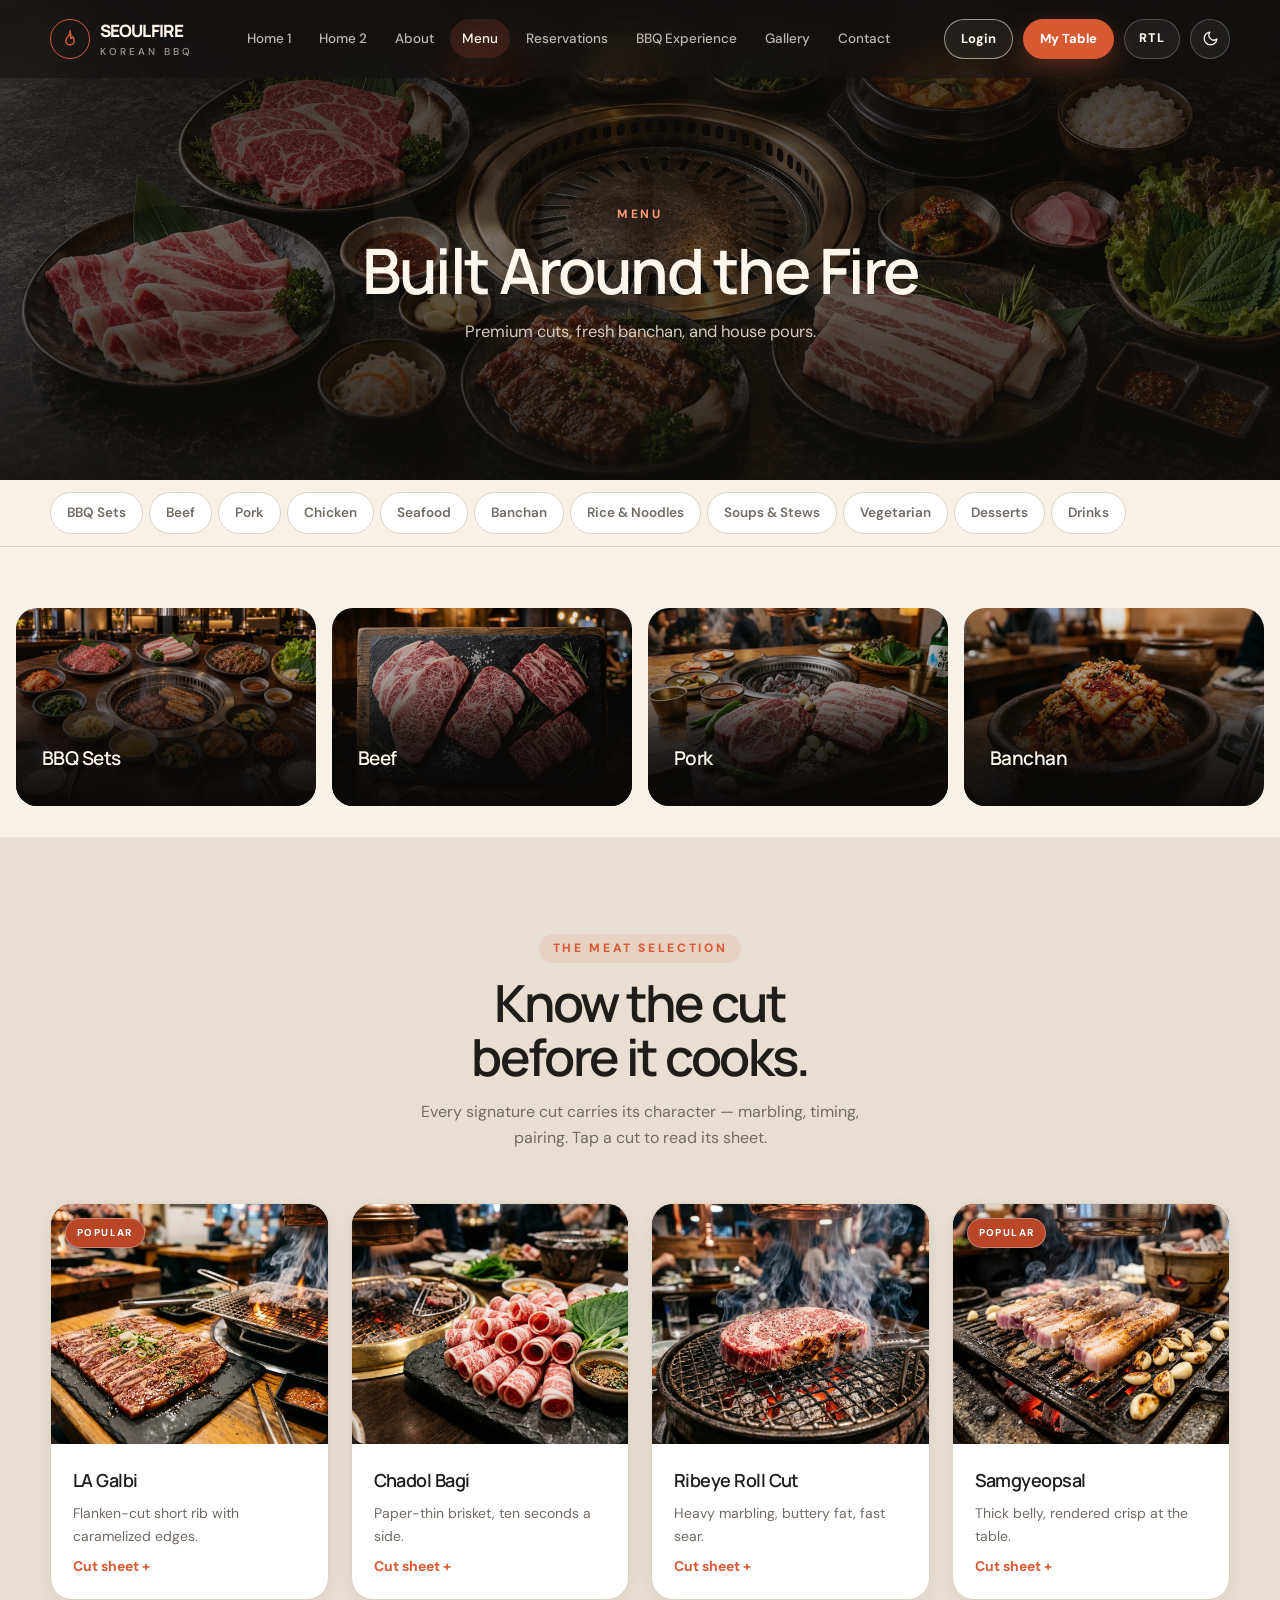
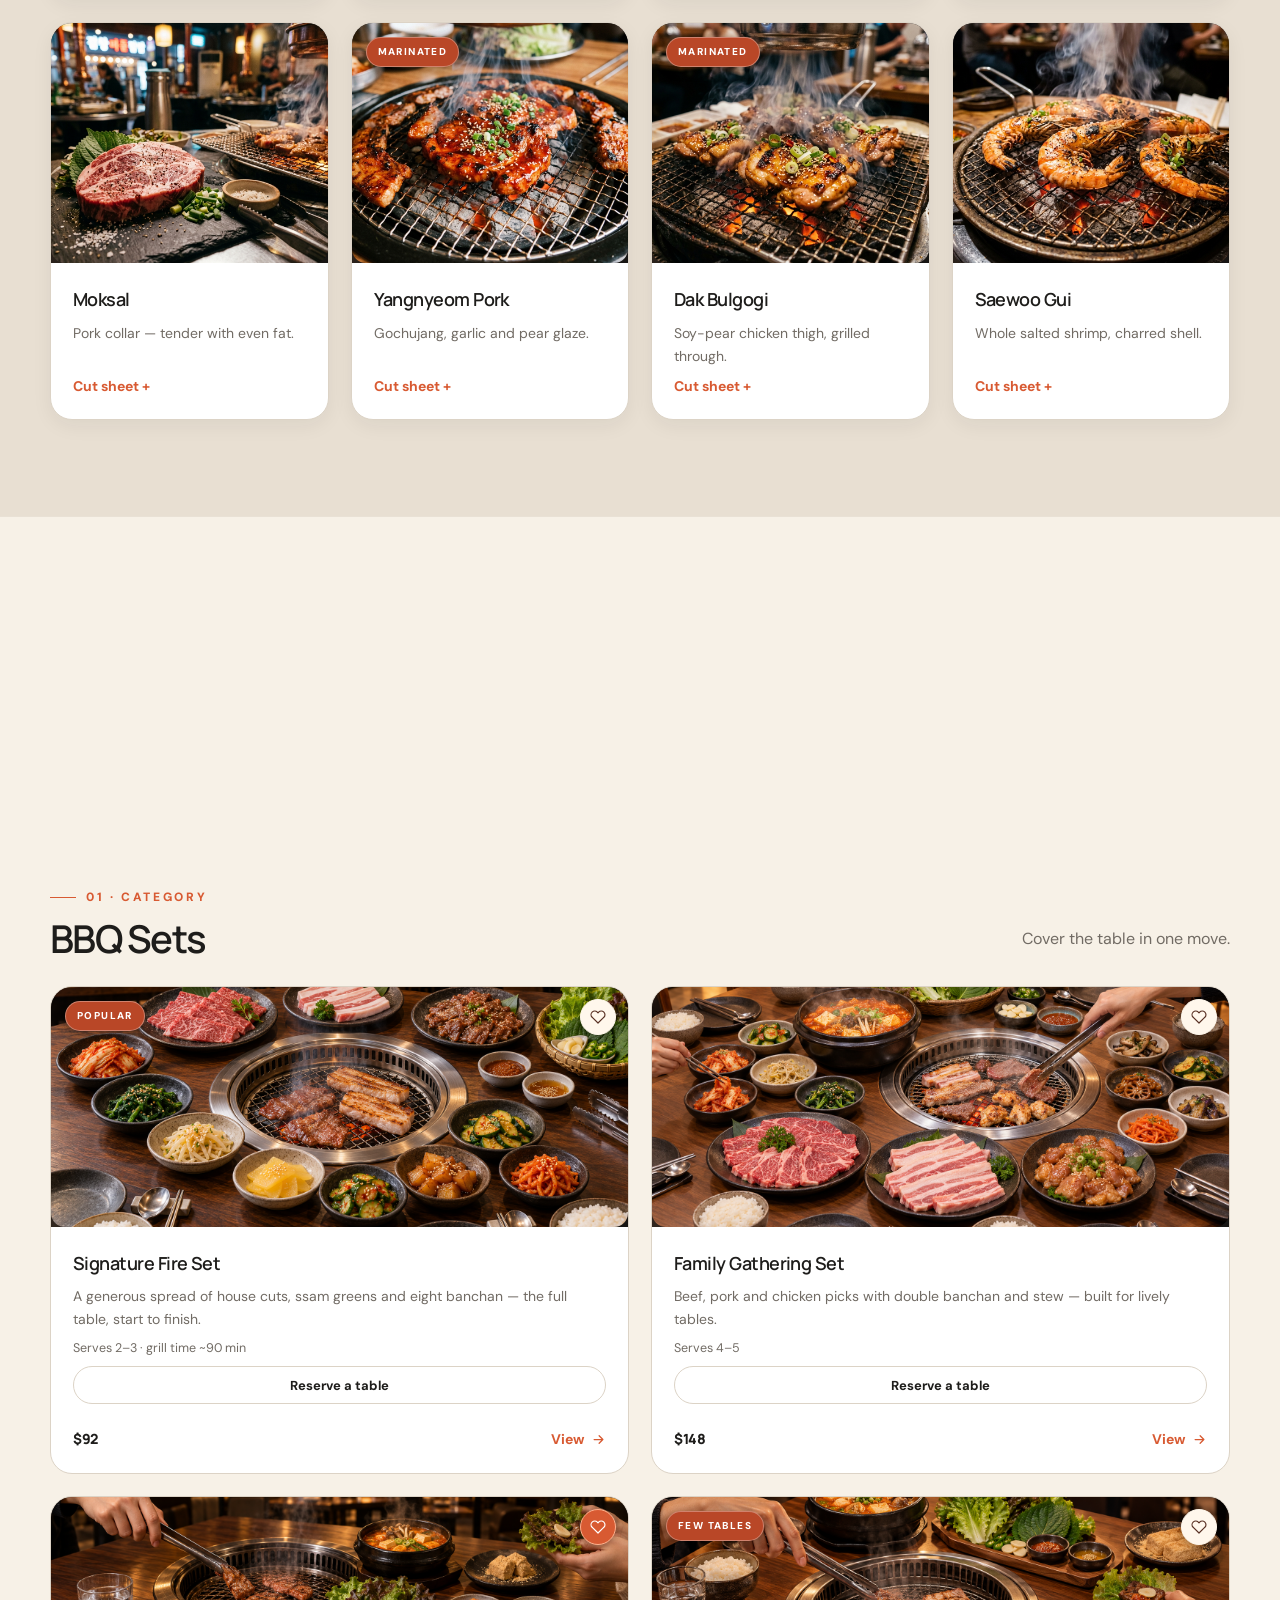
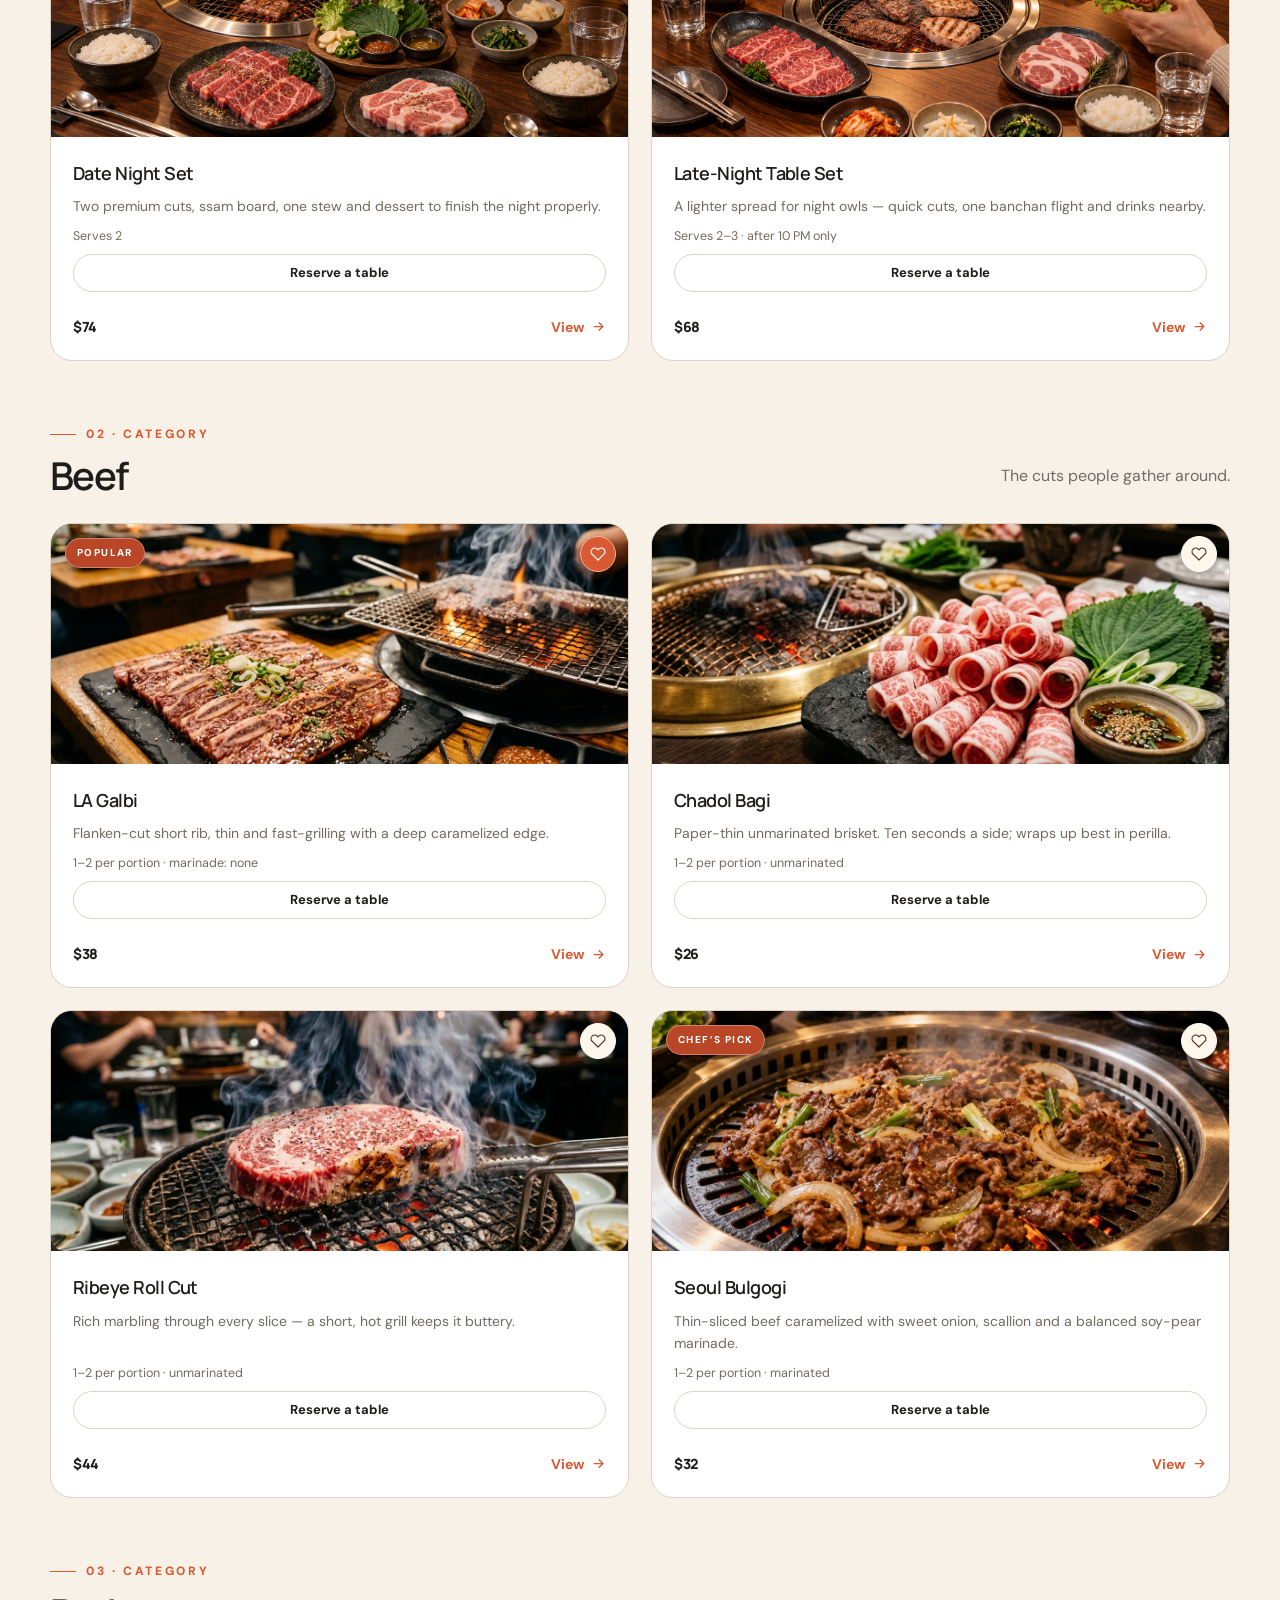
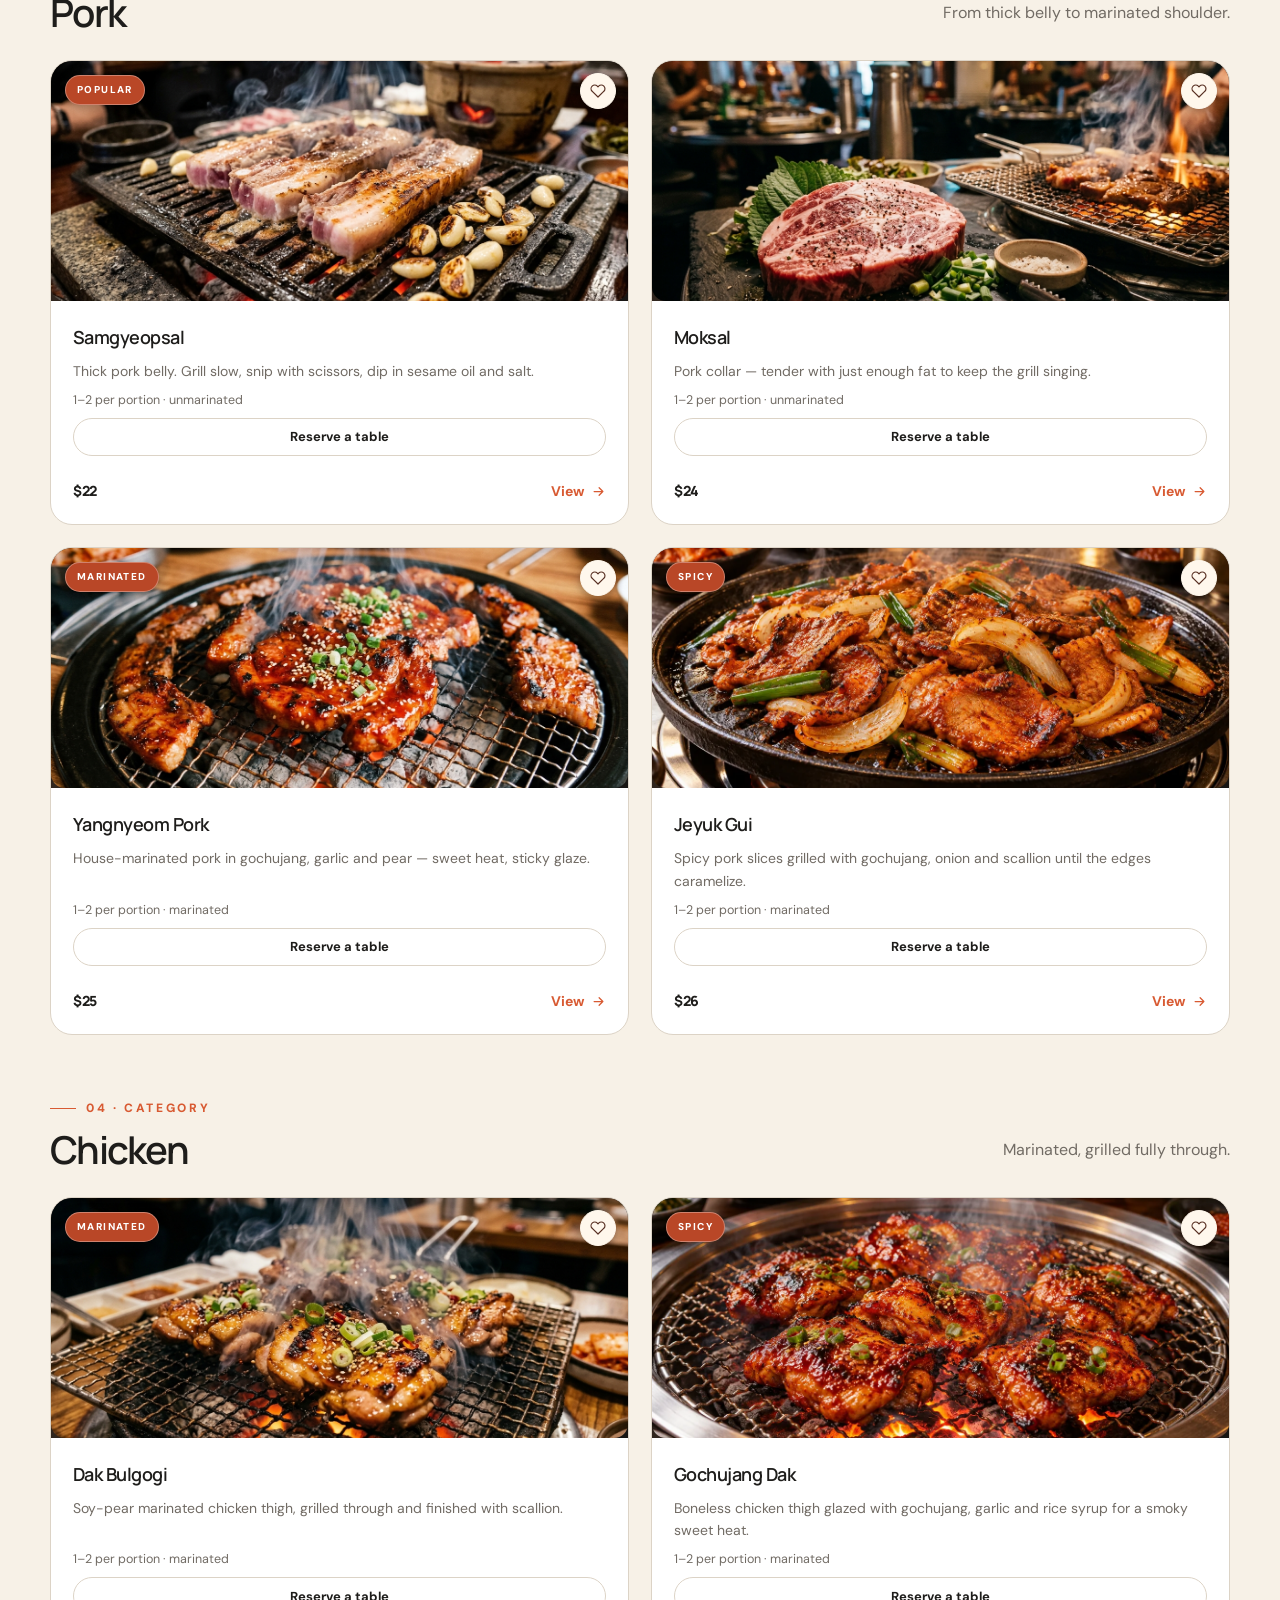
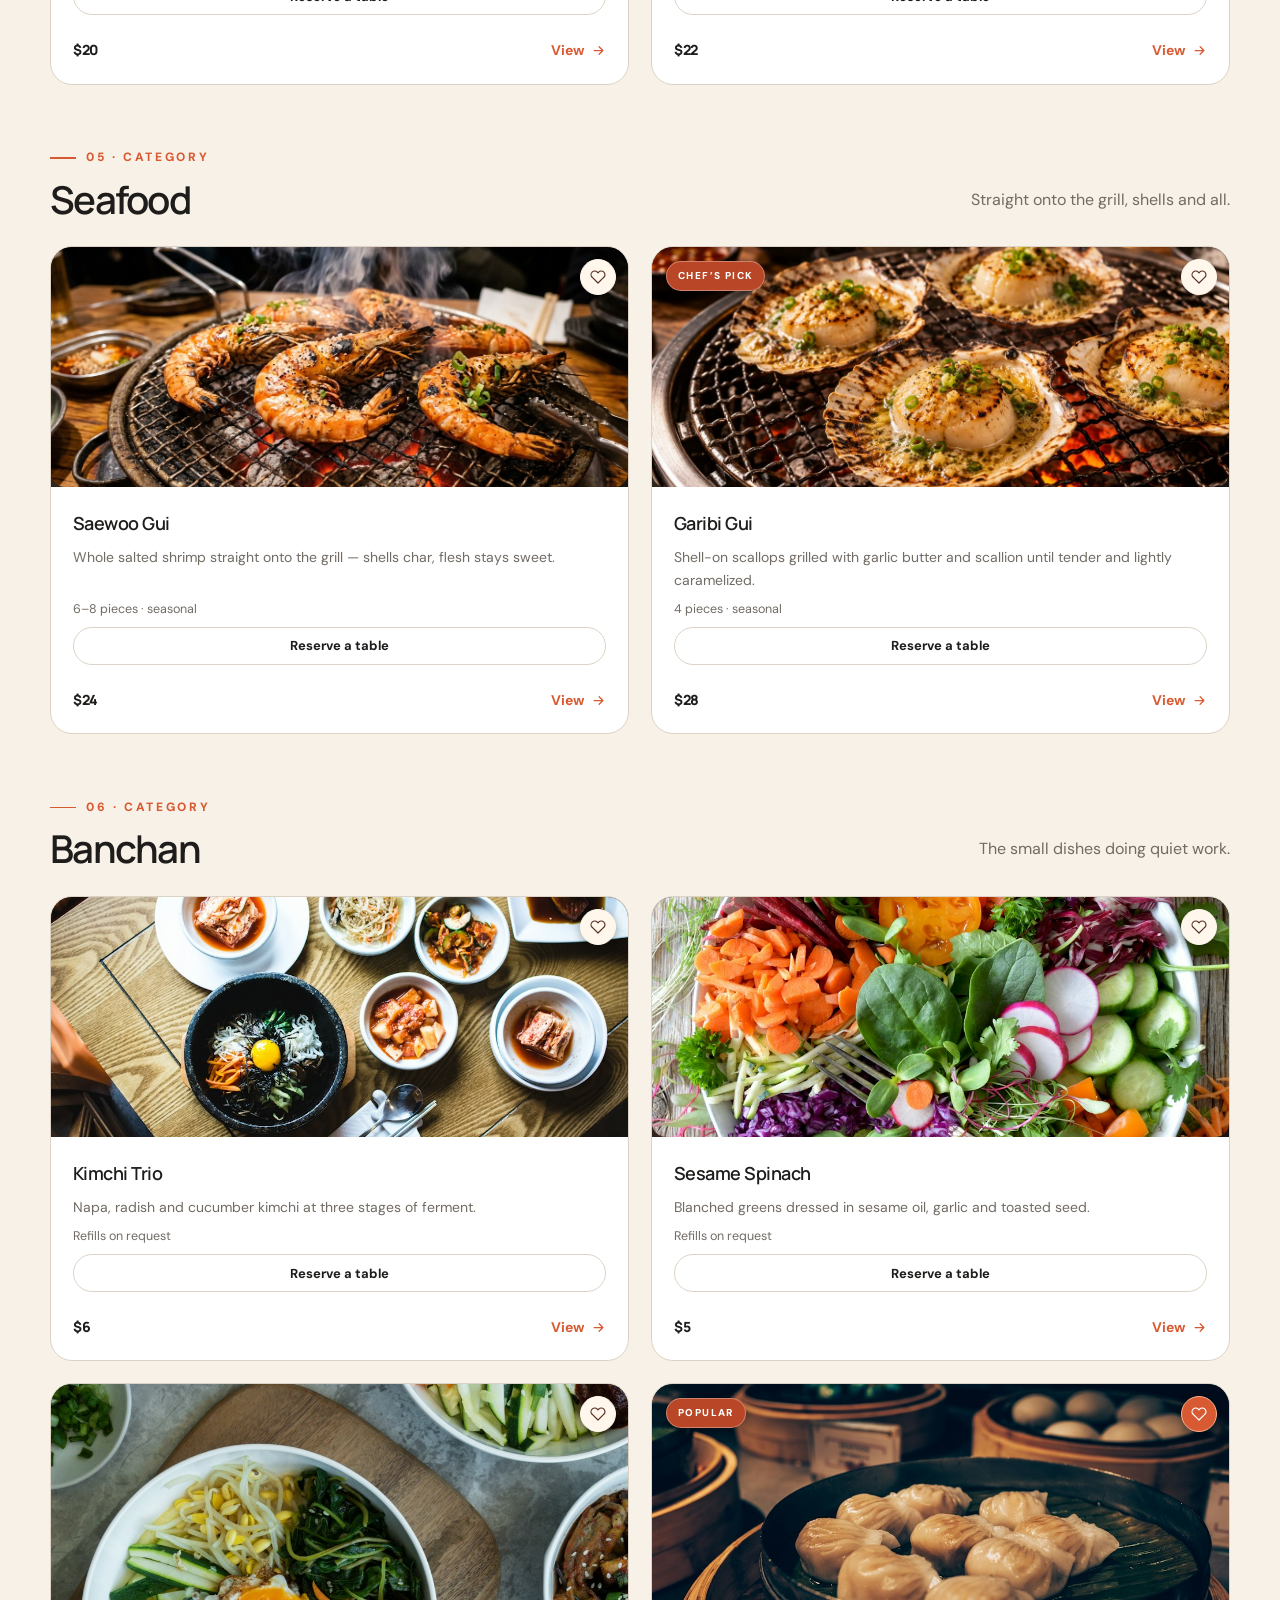
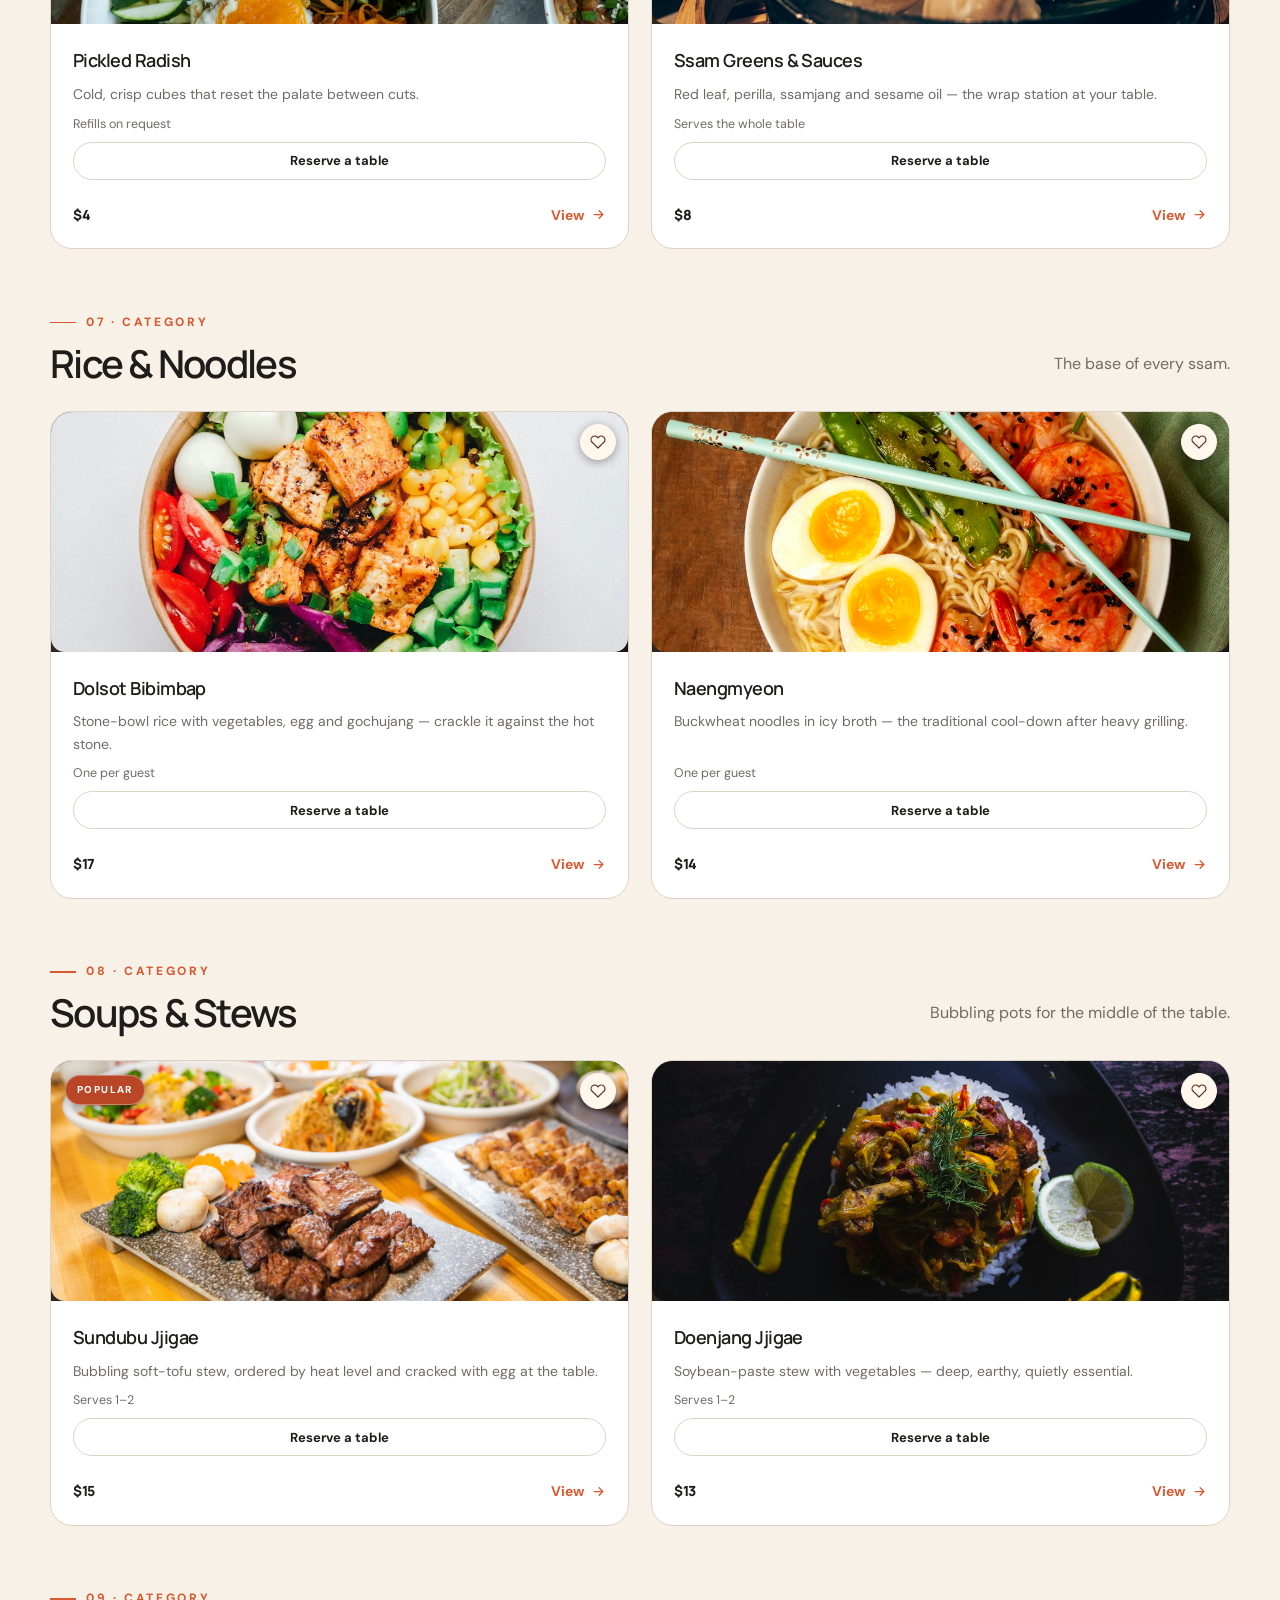
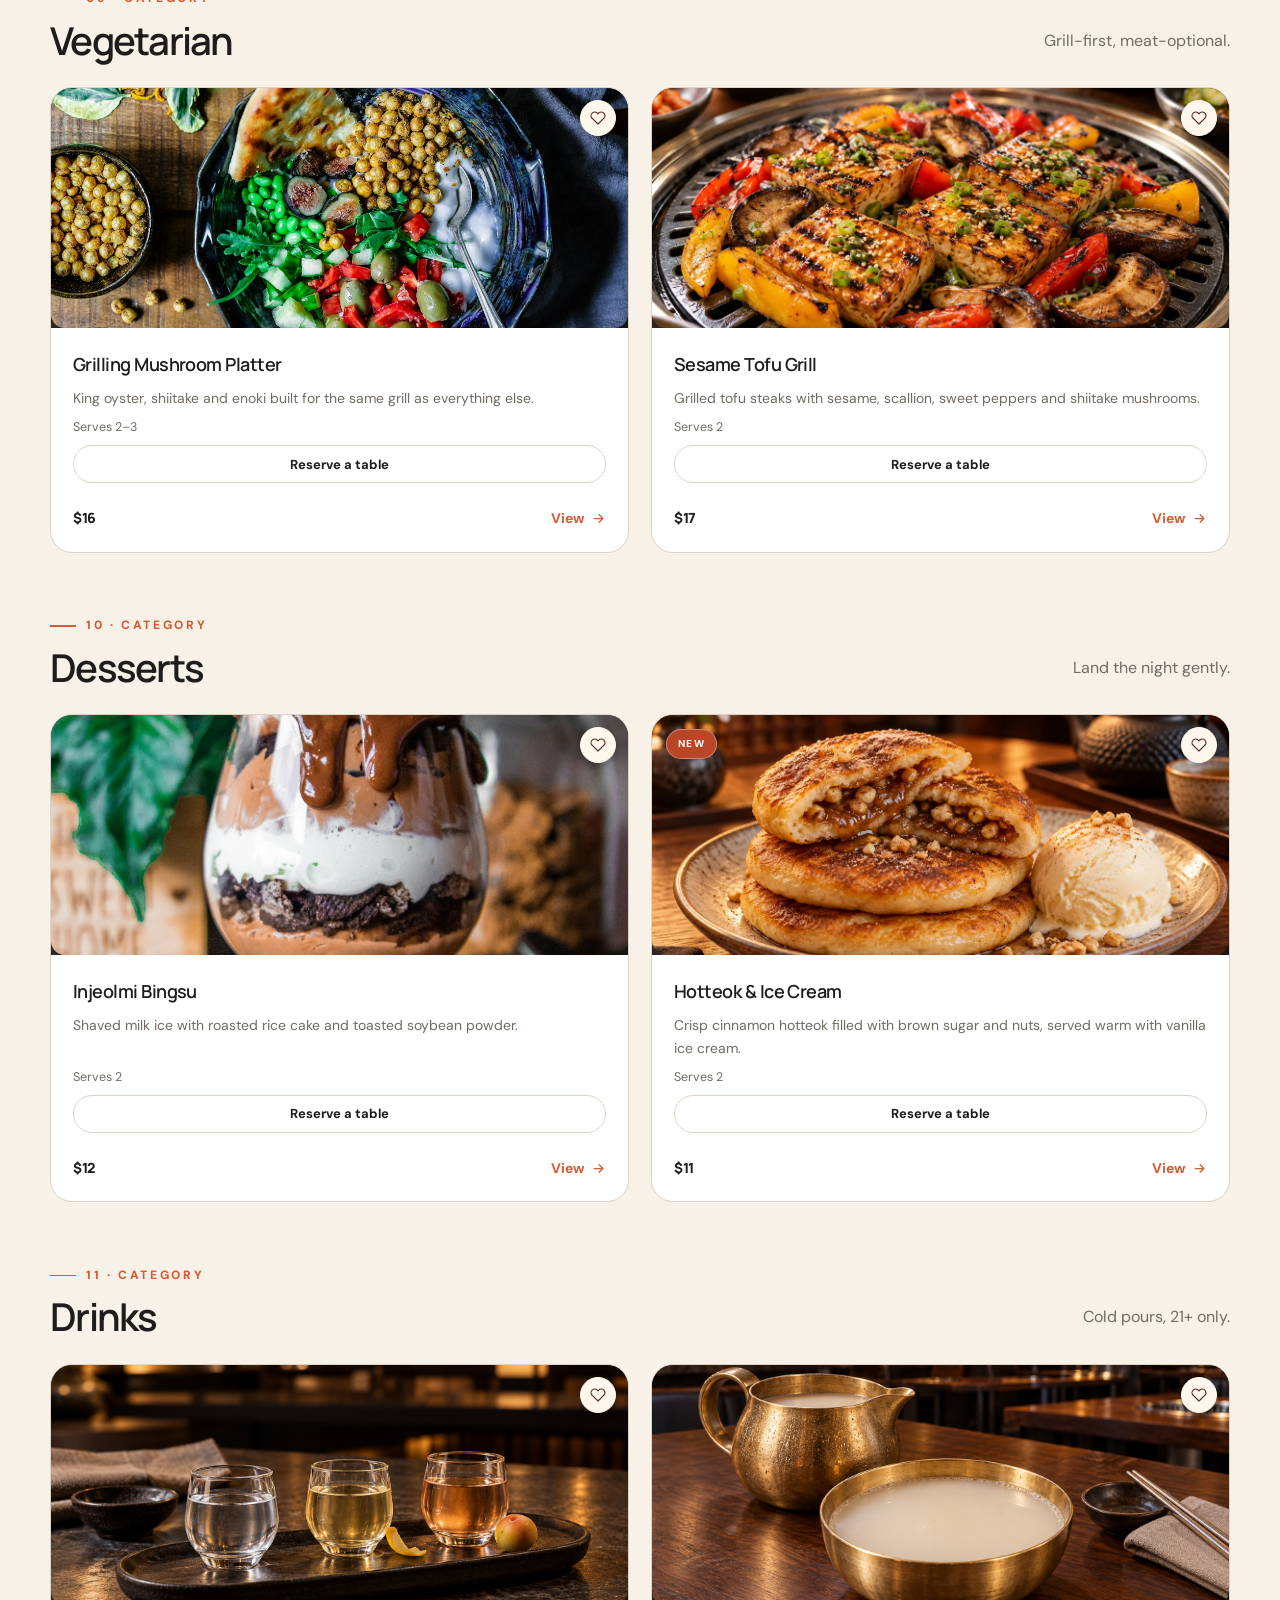
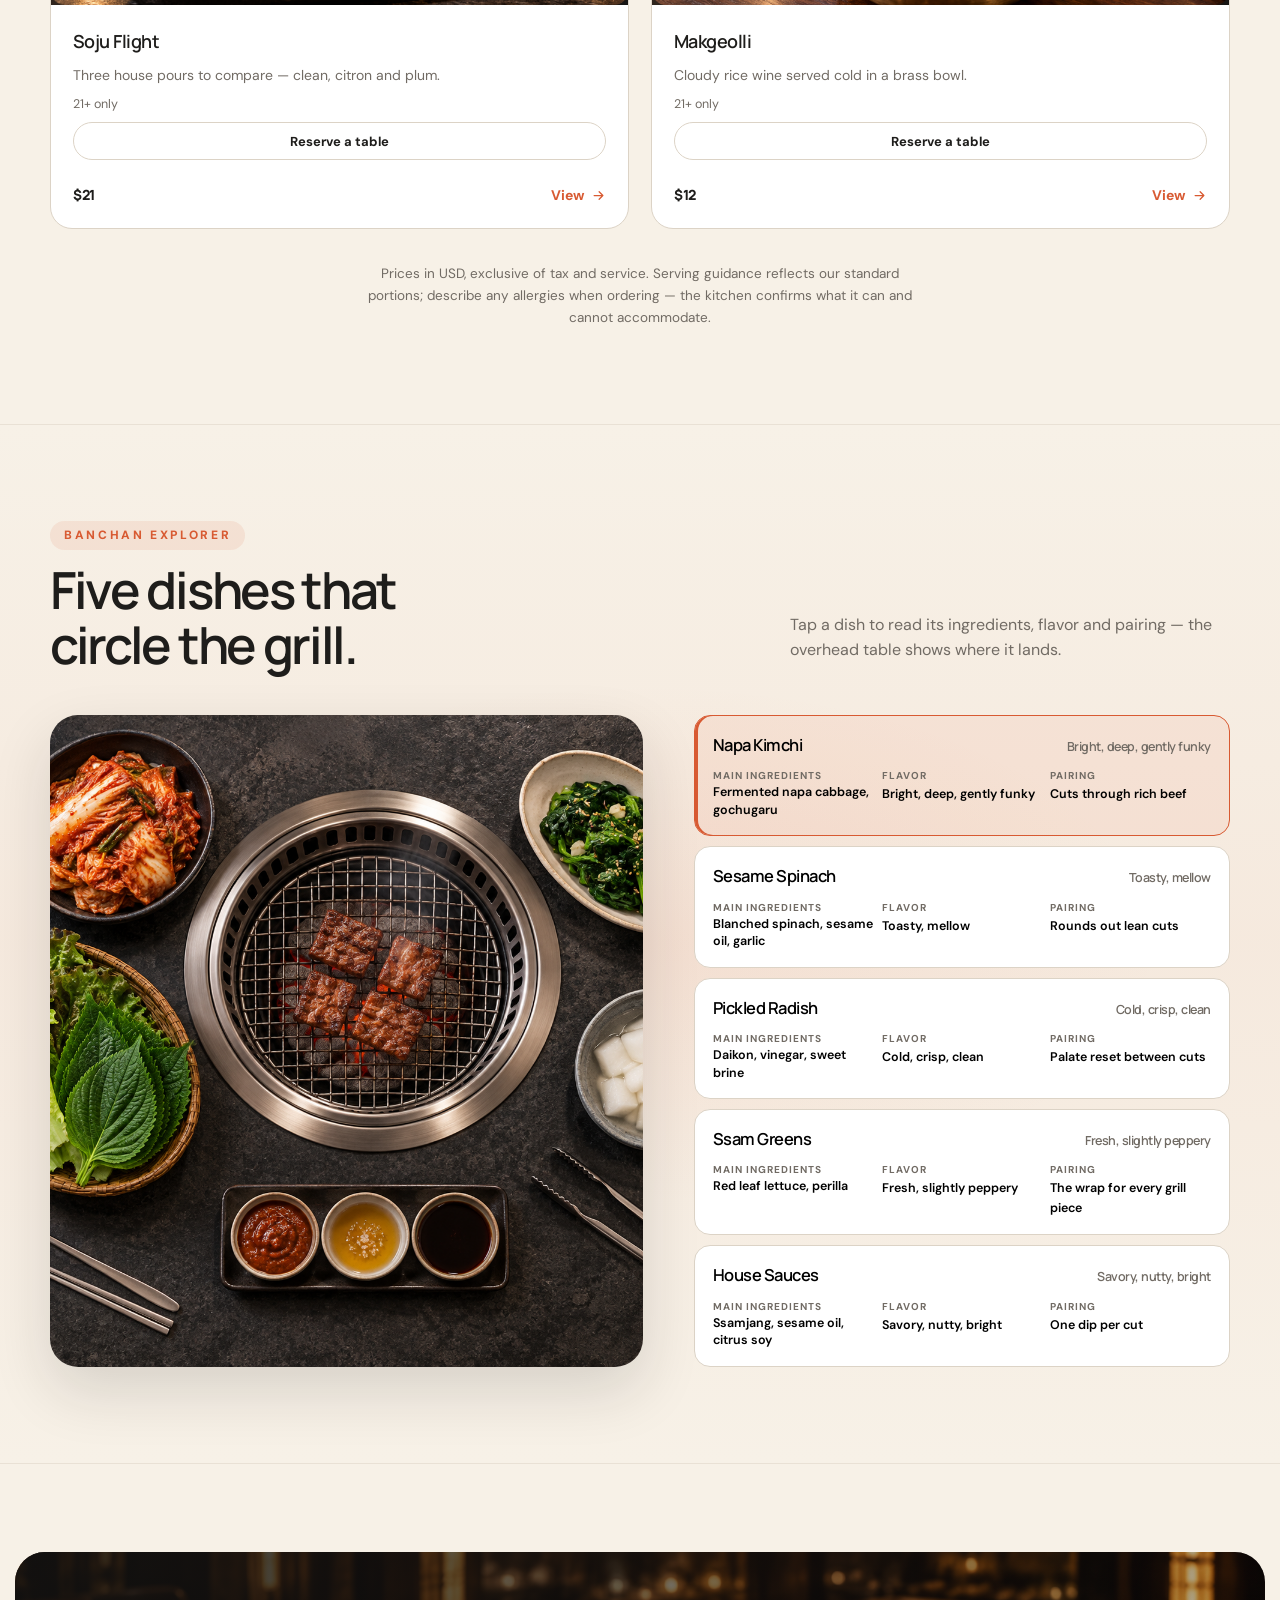
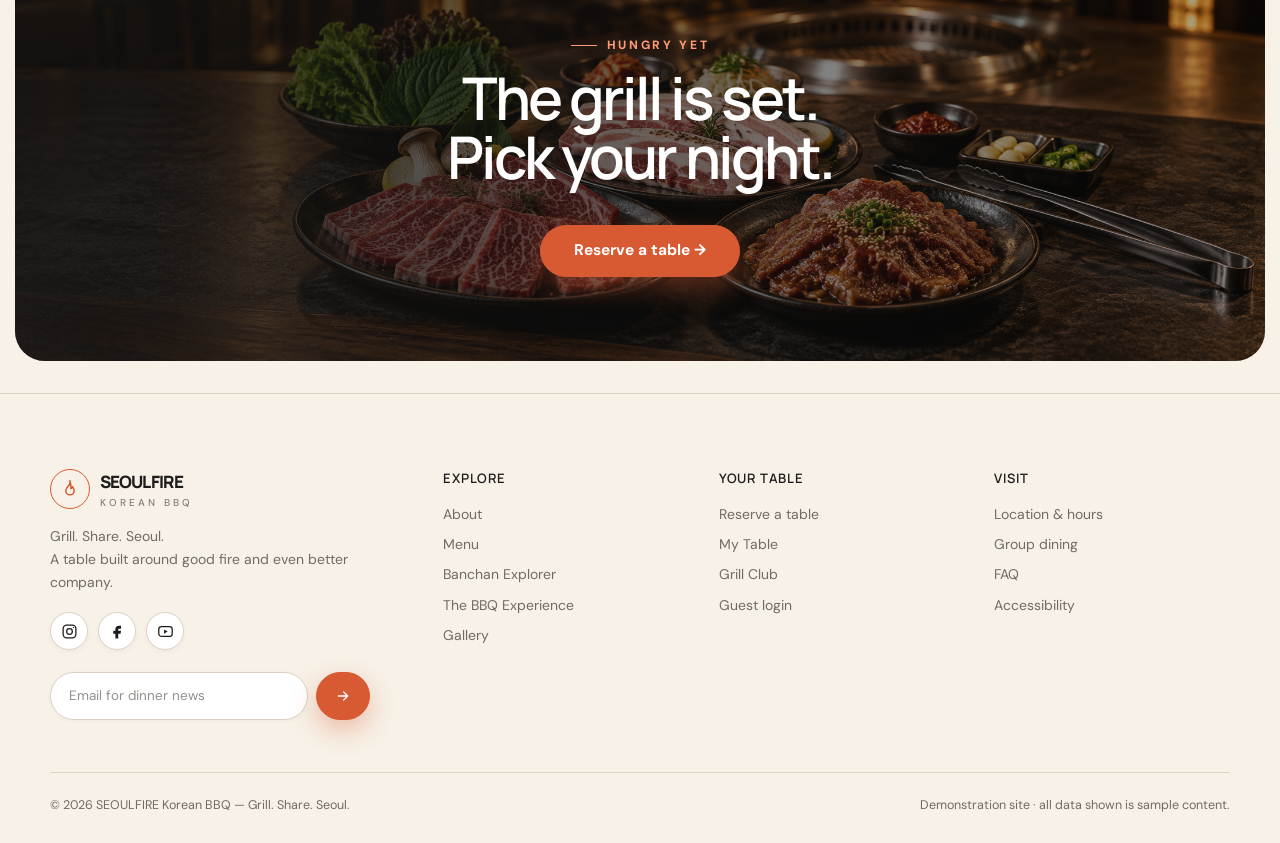
<file: menu.html>
<!doctype html>
<html lang="en">
<head>
<meta charset="utf-8">
<meta name="viewport" content="width=device-width,initial-scale=1">
<meta name="theme-color" content="#1E1D1B">
<title>Menu — SEOULFIRE Korean BBQ</title>
<meta name="description" content="Premium BBQ cuts, sets, banchan and Korean kitchen classics — discover the grill-first menu at SEOULFIRE.">
<link rel="icon" href="data:image/svg+xml,<svg xmlns='http://www.w3.org/2000/svg' viewBox='0 0 100 100'><rect rx='50' width='100' height='100' fill='%231e1d1b'/><text x='50' y='70' font-size='55' text-anchor='middle' fill='%23d85a32'>火</text></svg>">
<link rel="stylesheet" href="css/main.css">
<link rel="stylesheet" href="css/header.css">
<link rel="stylesheet" href="css/buttons.css">
<link rel="stylesheet" href="css/menu.css">
<link rel="stylesheet" href="css/forms.css">
<link rel="stylesheet" href="css/footer.css">
<link rel="stylesheet" href="css/dark-theme.css">
<link rel="stylesheet" href="css/rtl.css">
<link rel="stylesheet" href="css/desktop.css">
<link rel="stylesheet" href="css/tablet.css">
<link rel="stylesheet" href="css/mobile.css">
</head>
<body>
<a class="skip-link" href="#main">Skip to content</a>
<main id="main">

  <!-- ============ HERO ============ -->
  <section class="page-hero" style="background-image:url('assets/images/hero/menu.png')" data-word="MENU">
    <div class="container">
      <span class="crumbs">Menu</span>
      <h1>Built Around the Fire</h1>
      <p class="lead">Premium cuts, fresh banchan, and house pours.</p>
    </div>
  </section>

  <!-- ============ CATEGORY NAV ============ -->
  <nav class="menu-cat-nav" aria-label="Menu categories">
    <a href="#sets">BBQ Sets</a><a href="#beef">Beef</a><a href="#pork">Pork</a><a href="#chicken">Chicken</a><a href="#seafood">Seafood</a><a href="#banchan">Banchan</a><a href="#rice">Rice &amp; Noodles</a><a href="#soups">Soups &amp; Stews</a><a href="#vegetarian">Vegetarian</a><a href="#desserts">Desserts</a><a href="#drinks">Drinks</a>
  </nav>

  <!-- ============ CATEGORY TILES ============ -->
  <section class="section-band">
    <div class="container-wide">
      <div class="cat-band">
        <a class="tile" href="#sets"><img src="assets/images/menu/cat-sets.jpg" alt="BBQ sets"><div class="tile-body"><h3 style="font-size:19px">BBQ Sets</h3></div></a>
        <a class="tile" href="#beef"><img src="assets/images/menu/cat-beef.jpg" alt="Beef cuts"><div class="tile-body"><h3 style="font-size:19px">Beef</h3></div></a>
        <a class="tile" href="#pork"><img src="assets/images/menu/cat-pork.jpg" alt="Pork cuts"><div class="tile-body"><h3 style="font-size:19px">Pork</h3></div></a>
        <a class="tile" href="#banchan"><img src="assets/images/menu/cat-banchan.jpg" alt="Banchan"><div class="tile-body"><h3 style="font-size:19px">Banchan</h3></div></a>
      </div>
    </div>
  </section>

  <!-- ============ SIGNATURE MEAT SELECTION ============ -->
  <section class="section-alt" id="meat-selection">
    <div class="container">
      <div class="section-head section-head-centered reveal">
        <div>
          <span class="kicker">The meat selection</span>
          <h2>Know the cut<br>before it cooks.</h2>
        </div>
        <p>Every signature cut carries its character — marbling, timing, pairing. Tap a cut to read its sheet.</p>
      </div>
      <div class="grid grid-4 reveal" id="meatCards">
        <article class="card meat-card" data-meat="la-galbi" tabindex="0" role="button" aria-expanded="false">
          <div class="card-media"><img src="assets/images/meat/spec-la-galbi.jpg" alt="LA Galbi raw cut" loading="lazy"><span class="badge">Popular</span></div>
          <div class="card-body"><h3>LA Galbi</h3><p>Flanken-cut short rib with caramelized edges.</p><span class="arrow-link" style="margin-top:auto">Cut sheet +</span></div>
        </article>
        <article class="card meat-card" data-meat="chadol" tabindex="0" role="button" aria-expanded="false">
          <div class="card-media"><img src="assets/images/meat/spec-chadol.jpg" alt="Chadol Bagi raw brisket" loading="lazy"></div>
          <div class="card-body"><h3>Chadol Bagi</h3><p>Paper-thin brisket, ten seconds a side.</p><span class="arrow-link" style="margin-top:auto">Cut sheet +</span></div>
        </article>
        <article class="card meat-card" data-meat="ribeye" tabindex="0" role="button" aria-expanded="false">
          <div class="card-media"><img src="assets/images/meat/spec-ribeye.jpg" alt="Ribeye roll cut" loading="lazy"></div>
          <div class="card-body"><h3>Ribeye Roll Cut</h3><p>Heavy marbling, buttery fat, fast sear.</p><span class="arrow-link" style="margin-top:auto">Cut sheet +</span></div>
        </article>
        <article class="card meat-card" data-meat="samgyeopsal" tabindex="0" role="button" aria-expanded="false">
          <div class="card-media"><img src="assets/images/meat/spec-samgyeopsal.jpg" alt="Samgyeopsal pork belly" loading="lazy"><span class="badge">Popular</span></div>
          <div class="card-body"><h3>Samgyeopsal</h3><p>Thick belly, rendered crisp at the table.</p><span class="arrow-link" style="margin-top:auto">Cut sheet +</span></div>
        </article>
        <article class="card meat-card" data-meat="moksal" tabindex="0" role="button" aria-expanded="false">
          <div class="card-media"><img src="assets/images/meat/spec-moksal.jpg" alt="Moksal pork collar" loading="lazy"></div>
          <div class="card-body"><h3>Moksal</h3><p>Pork collar — tender with even fat.</p><span class="arrow-link" style="margin-top:auto">Cut sheet +</span></div>
        </article>
        <article class="card meat-card" data-meat="yangnyeom-dwaeji" tabindex="0" role="button" aria-expanded="false">
          <div class="card-media"><img src="assets/images/meat/spec-yangnyeom.jpg" alt="Yangnyeom marinated pork" loading="lazy"><span class="badge">Marinated</span></div>
          <div class="card-body"><h3>Yangnyeom Pork</h3><p>Gochujang, garlic and pear glaze.</p><span class="arrow-link" style="margin-top:auto">Cut sheet +</span></div>
        </article>
        <article class="card meat-card" data-meat="dak-galbi" tabindex="0" role="button" aria-expanded="false">
          <div class="card-media"><img src="assets/images/meat/spec-dak.jpg" alt="Dak bulgogi chicken" loading="lazy"><span class="badge">Marinated</span></div>
          <div class="card-body"><h3>Dak Bulgogi</h3><p>Soy-pear chicken thigh, grilled through.</p><span class="arrow-link" style="margin-top:auto">Cut sheet +</span></div>
        </article>
        <article class="card meat-card" data-meat="saewoo-gui" tabindex="0" role="button" aria-expanded="false">
          <div class="card-media"><img src="assets/images/meat/spec-saewoo.jpg" alt="Salted shrimp" loading="lazy"></div>
          <div class="card-body"><h3>Saewoo Gui</h3><p>Whole salted shrimp, charred shell.</p><span class="arrow-link" style="margin-top:auto">Cut sheet +</span></div>
        </article>
      </div>
    </div>
  </section>

  <!-- ============ MENU CATEGORIES ============ -->
  <section id="menuSections">
    <div class="container">
      <div class="section-head section-head-centered reveal">
        <div>
          <span class="kicker">The full table</span>
          <h2>Everything that<br>reaches the grill.</h2>
        </div>
        <p>Serving guidance and dietary notes where we know them — ask your server for anything unclear.</p>
      </div>
      <div id="menuRoot" class="grid" style="gap:56px"></div>
      <p class="menu-note">Prices in USD, exclusive of tax and service. Serving guidance reflects our standard portions; describe any allergies when ordering — the kitchen confirms what it can and cannot accommodate.</p>
    </div>
  </section>

  <!-- ============ BANCHAN EXPLORER ============ -->
  <section class="section-highlight" id="banchan">
    <div class="container">
      <div class="section-head reveal">
        <div>
          <span class="kicker">Banchan explorer</span>
          <h2>Five dishes that<br>circle the grill.</h2>
        </div>
        <p>Tap a dish to read its ingredients, flavor and pairing — the overhead table shows where it lands.</p>
      </div>
      <div class="bx-wrap reveal">
        <figure class="bx-orbit" style="margin:0">
          <img src="assets/images/pages/banchan_explorer.png" alt="Overhead Korean table with banchan dishes arranged around a central grill">
        </figure>
        <div class="bx-list" id="bxList"></div>
      </div>
    </div>
  </section>

  <!-- ============ CTA ============ -->
  <section>
    <div class="cta" style="margin:40px auto 0;width:min(1320px,calc(100% - 30px));border-radius:30px;padding:84px 7%;color:#fff;position:relative;isolation:isolate;background:url('assets/images/cta/menu-cta.png') center/cover">
      <div style="position:absolute;inset:0;z-index:-1;background:linear-gradient(90deg,rgba(19,18,17,.9),rgba(19,18,17,.32))"></div>
      <span class="kicker" style="color:#FF9A77">Hungry yet</span>
      <h2 style="font:800 clamp(2rem,4.6vw,4rem)/1 'Manrope';letter-spacing:-.05em;margin:14px 0">The grill is set.<br>Pick your night.</h2>
      <a class="btn btn-primary btn-lg" href="reservations.html" style="margin-top:24px">Reserve a table →</a>
    </div>
  </section>

</main>

<script src="js/data.js"></script>
<script src="js/main.js"></script>
<script>
/* ---------- render menu sections from data ---------- */
(function () {
  const CATS = [
    ['sets', 'BBQ Sets', 'Cover the table in one move.'],
    ['beef', 'Beef', 'The cuts people gather around.'],
    ['pork', 'Pork', 'From thick belly to marinated shoulder.'],
    ['chicken', 'Chicken', 'Marinated, grilled fully through.'],
    ['seafood', 'Seafood', 'Straight onto the grill, shells and all.'],
    ['banchan', 'Banchan', 'The small dishes doing quiet work.'],
    ['rice', 'Rice & Noodles', 'The base of every ssam.'],
    ['soups', 'Soups & Stews', 'Bubbling pots for the middle of the table.'],
    ['vegetarian', 'Vegetarian', 'Grill-first, meat-optional.'],
    ['desserts', 'Desserts', 'Land the night gently.'],
    ['drinks', 'Drinks', 'Cold pours, 21+ only.'],
  ];
  const root = document.getElementById('menuRoot');
  const data = SF.DATA.menu;
  root.innerHTML = CATS.map(([id, label, sub]) => {
    const items = data.filter(i => i.cat === id);
    if (!items.length) return '';
    const duplicateImgs = new Set();
    return `<div class="menu-section" id="${id}">
      <div class="section-head" style="margin-bottom:26px">
        <div><span class="kicker">${String(CATS.findIndex(c => c[0] === id) + 1).padStart(2, '0')} · Category</span>
        <h2 style="font-size:clamp(1.6rem,3vw,2.4rem)">${label}</h2></div>
        <p>${sub}</p>
      </div>
      <div class="grid menu-category-grid">
        ${items.map(item => {
      /* avoid identical repeated art in one row: fall back to section tile */
      return sfCard(item, { favToggle: true });
    }).join('')}
      </div>
    </div>`;
  }).join('');

  /* hide duplicate-looking cards: rice-noodles & soups & drinks reuse art — keep only first per img in drinks? (leave; data uses unique per item where possible) */

  /* ---------- meat cut sheets ---------- */
  const meatData = SF.DATA.meats;
  const openSheet = (card) => {
    const id = card.dataset.meat;
    const m = meatData[id];
    const existing = card.parentElement.querySelector('.meat-spec');
    document.querySelectorAll('.meat-spec').forEach(s => s.remove());
    document.querySelectorAll('.meat-card').forEach(c => c.setAttribute('aria-expanded', 'false'));
    if (!m) return;
    if (existing && existing.dataset.for === id) return; // toggled closed
    const spec = document.createElement('dl');
    spec.className = 'meat-spec';
    spec.dataset.for = id;
    spec.style.gridColumn = '1/-1';
    spec.innerHTML = `
      <div><dt>Cut</dt><dd>${m.cut}</dd></div>
      <div><dt>Marbling / Character</dt><dd>${m.marbling}</dd></div>
      <div><dt>Flavor profile</dt><dd>${m.flavor}</dd></div>
      <div><dt>Recommended cooking level</dt><dd>${m.cooking}</dd></div>
      <div><dt>Best pairing</dt><dd>${m.pairing}</dd></div>
      <div><dt>Serving size</dt><dd>${m.serving}</dd></div>`;
    card.after(spec);
    card.setAttribute('aria-expanded', 'true');
    spec.scrollIntoView({ behavior: 'smooth', block: 'nearest' });
  };
  document.querySelectorAll('.meat-card').forEach(card => {
    card.addEventListener('click', () => openSheet(card));
    card.addEventListener('keydown', e => { if (e.key === 'Enter' || e.key === ' ') { e.preventDefault(); openSheet(card); } });
  });

  /* ---------- banchan explorer ---------- */
  const bx = SF.DATA.banchan.slice(0, 5);
  const list = document.getElementById('bxList');
  list.innerHTML = bx.map((b, i) => `
    <button class="bx-item ${i === 0 ? 'active' : ''}" data-bx="${b.id}">
      <h4>${b.name}<span>${b.flavor}</span></h4>
      <div class="bx-detail">
        <div><b>Main ingredients</b><span>${b.main}</span></div>
        <div><b>Flavor</b><span>${b.flavor}</span></div>
        <div><b>Pairing</b><span>${b.pairing}</span></div>
      </div>
    </button>`).join('');
  list.addEventListener('click', e => {
    const btn = e.target.closest('.bx-item');
    if (!btn) return;
    list.querySelectorAll('.bx-item').forEach(x => x.classList.remove('active'));
    btn.classList.add('active');
    const item = bx.find(b => b.id === btn.dataset.bx);
    if (item) document.querySelector('.bx-orbit img').alt = `Banchan table featuring ${item.name}`;
  });
})();
</script>
</body>
</html>
</file>
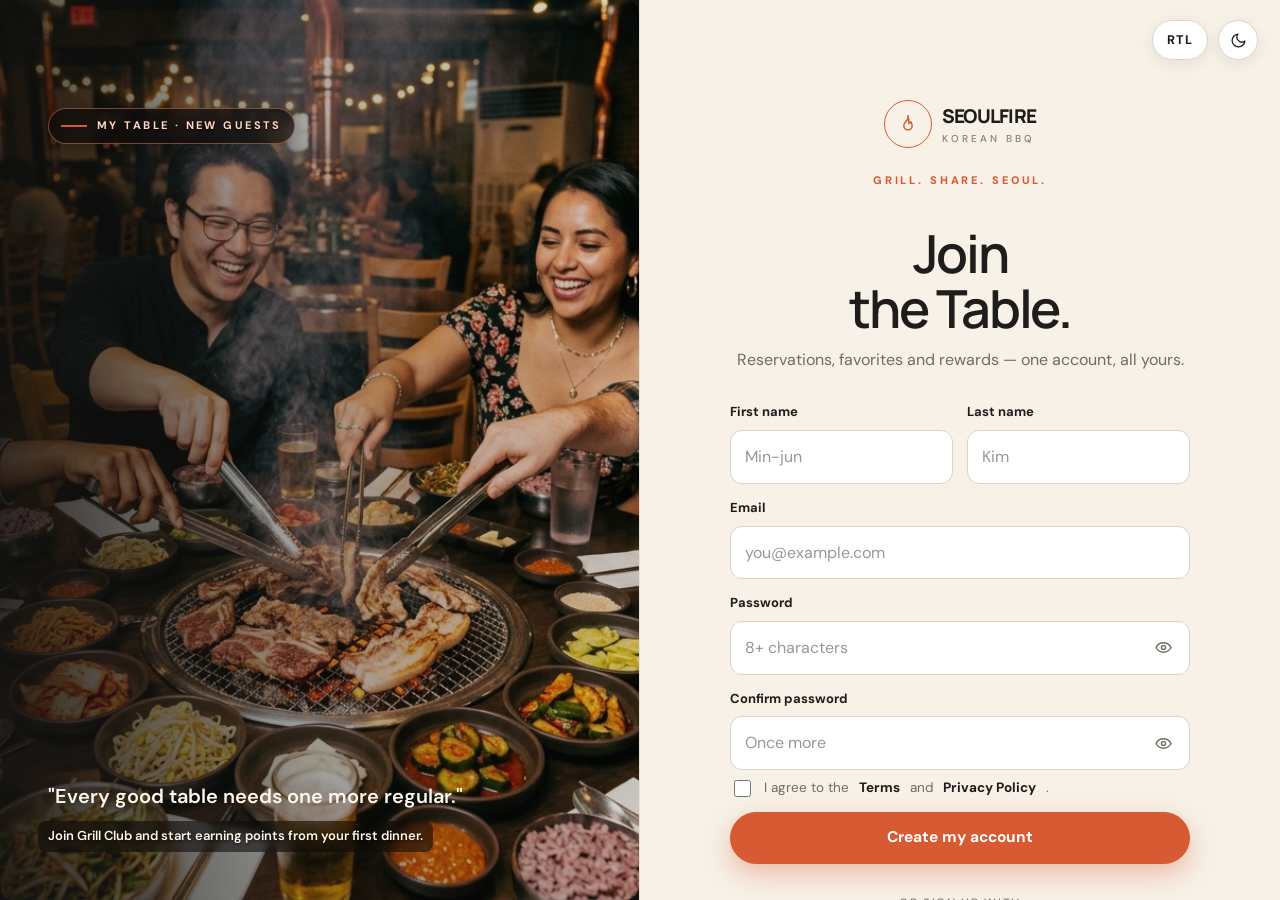
<file: register.html>
<!doctype html>
<html lang="en">
<head>
<meta charset="utf-8">
<meta name="viewport" content="width=device-width,initial-scale=1">
<meta name="theme-color" content="#131211">
<title>Join the Table — SEOULFIRE Korean BBQ</title>
<meta name="description" content="Create your My Table account — reservations, favorites and Grill Club points in one place.">
<link rel="icon" href="data:image/svg+xml,<svg xmlns='http://www.w3.org/2000/svg' viewBox='0 0 100 100'><rect rx='50' width='100' height='100' fill='%231e1d1b'/><text x='50' y='70' font-size='55' text-anchor='middle' fill='%23d85a32'>火</text></svg>">
<link rel="stylesheet" href="css/main.css">
<link rel="stylesheet" href="css/header.css">
<link rel="stylesheet" href="css/buttons.css">
<link rel="stylesheet" href="css/auth.css">
<link rel="stylesheet" href="css/dark-theme.css">
<link rel="stylesheet" href="css/rtl.css">
<link rel="stylesheet" href="css/tablet.css">
<link rel="stylesheet" href="css/mobile.css">
</head>
<body class="auth-page">
<main class="auth" id="main">

  <!-- unique visual: social dinner, guests reaching toward the table, elevated angle -->
  <div class="auth-visual">
    <img src="assets/images/auth/register.jpg" alt="Guests reaching toward a shared Korean BBQ table, seen from above">
    <span class="auth-badge">My Table · New guests</span>
    <div class="auth-quote">
      <p>"Every good table needs one more regular."</p>
      <span>Join Grill Club and start earning points from your first dinner.</span>
    </div>
  </div>

  <div class="auth-main">
    <div class="auth-brand-row" style="margin-top:-30px">
      <span class="auth-kicker">Grill. Share. Seoul.</span>
    </div>
    <h1>Join<br>the Table.</h1>
    <p class="auth-sub">Reservations, favorites and rewards — one account, all yours.</p>

    <form data-validate data-redirect="dashboard.html" data-success="Welcome to the table. Setting your place…">
      <div class="form-grid name-grid">
        <div class="field"><label for="rFirst">First name</label><input id="rFirst" required autocomplete="given-name" placeholder="Min-jun"></div>
        <div class="field"><label for="rLast">Last name</label><input id="rLast" required autocomplete="family-name" placeholder="Kim"></div>
      </div>
      <div class="field" style="margin:14px 0">
        <label for="rEmail">Email</label>
        <input id="rEmail" type="email" required autocomplete="email" placeholder="you@example.com">
      </div>
      <div class="field" style="margin-bottom:14px">
        <label for="rPass">Password</label>
        <div class="password-field">
          <input id="rPass" type="password" required minlength="8" autocomplete="new-password" placeholder="8+ characters">
          <button class="password-toggle" type="button" data-password-toggle="rPass" aria-label="Show password" aria-pressed="false">
            <svg viewBox="0 0 24 24" aria-hidden="true"><path d="M2.5 12s3.5-6 9.5-6 9.5 6 9.5 6-3.5 6-9.5 6-9.5-6-9.5-6Z"/><circle cx="12" cy="12" r="2.6"/></svg>
          </button>
        </div>
      </div>
      <div class="field" style="margin-bottom:8px">
        <label for="rPass2">Confirm password</label>
        <div class="password-field">
          <input id="rPass2" type="password" required autocomplete="new-password" placeholder="Once more">
          <button class="password-toggle" type="button" data-password-toggle="rPass2" aria-label="Show password" aria-pressed="false">
            <svg viewBox="0 0 24 24" aria-hidden="true"><path d="M2.5 12s3.5-6 9.5-6 9.5 6 9.5 6-3.5 6-9.5 6-9.5-6-9.5-6Z"/><circle cx="12" cy="12" r="2.6"/></svg>
          </button>
        </div>
      </div>
      <label class="check-row check-row-consent"><input type="checkbox" required> I agree to the <b>Terms</b> and <b>Privacy Policy</b>.</label>
      <button class="btn btn-primary btn-block btn-lg" type="submit" style="margin-top:12px">Create my account</button>
    </form>

    <div class="social-auth">
      <div class="divider">or sign up with</div>
      <button class="soc-btn" type="button" onclick="toast('Demo only — connect your auth provider.')">
        <svg viewBox="0 0 24 24"><path fill="#EA4335" d="M12 11v3.6h5.1a4.4 4.4 0 0 1-1.9 2.9v2.4h3.1c1.8-1.7 2.9-4.2 2.9-7.1 0-.7-.1-1.3-.2-1.8z"/><path fill="#34A853" d="M12 21c2.6 0 4.8-.9 6.3-2.3l-3.1-2.4c-.8.6-1.9 1-3.2 1a5.6 5.6 0 0 1-5.3-3.9H3.5v2.5A9 9 0 0 0 12 21z"/><path fill="#FBBC05" d="M6.7 13.4a5.7 5.7 0 0 1 0-3.6V7.3H3.5a9 9 0 0 0 0 8.2z"/><path fill="#4285F4" d="M12 6.6c1.3 0 2.5.5 3.4 1.3L18 5.3A9 9 0 0 0 3.5 7.3l3.2 2.5A5.6 5.6 0 0 1 12 6.6z"/></svg>
        Continue with Google
      </button>
      <button class="soc-btn" type="button" onclick="toast('Demo only — connect your auth provider.')">
        <svg viewBox="0 0 24 24" fill="currentColor"><path d="M17.05 12.54c0-2.4 1.96-3.55 2.05-3.6a4.54 4.54 0 0 0-3.58-1.94c-1.5-.15-2.96.9-3.73.9-.77 0-1.95-.88-3.22-.85A4.77 4.77 0 0 0 4.5 9.6c-1.72 2.98-.44 7.4 1.24 9.82.82 1.18 1.8 2.5 3.09 2.45 1.24-.05 1.7-.8 3.2-.8 1.48 0 1.9.8 3.2.78 1.32-.02 2.16-1.2 2.97-2.4a10.4 10.4 0 0 0 1.34-2.77 4.4 4.4 0 0 1-2.45-4.14zM14.6 5.36A4.4 4.4 0 0 0 15.6 2a4.5 4.5 0 0 0-2.9 1.52 4.2 4.2 0 0 0-1.05 3.26 3.9 3.9 0 0 0 2.95-1.42z"/></svg>
        Continue with Apple
      </button>
    </div>

    <p class="auth-foot">Already have a table? <a href="login.html">Log in</a>.</p>
  </div>
</main>
<script src="js/data.js"></script>
<script src="js/main.js"></script>
</body>
</html>
</file>
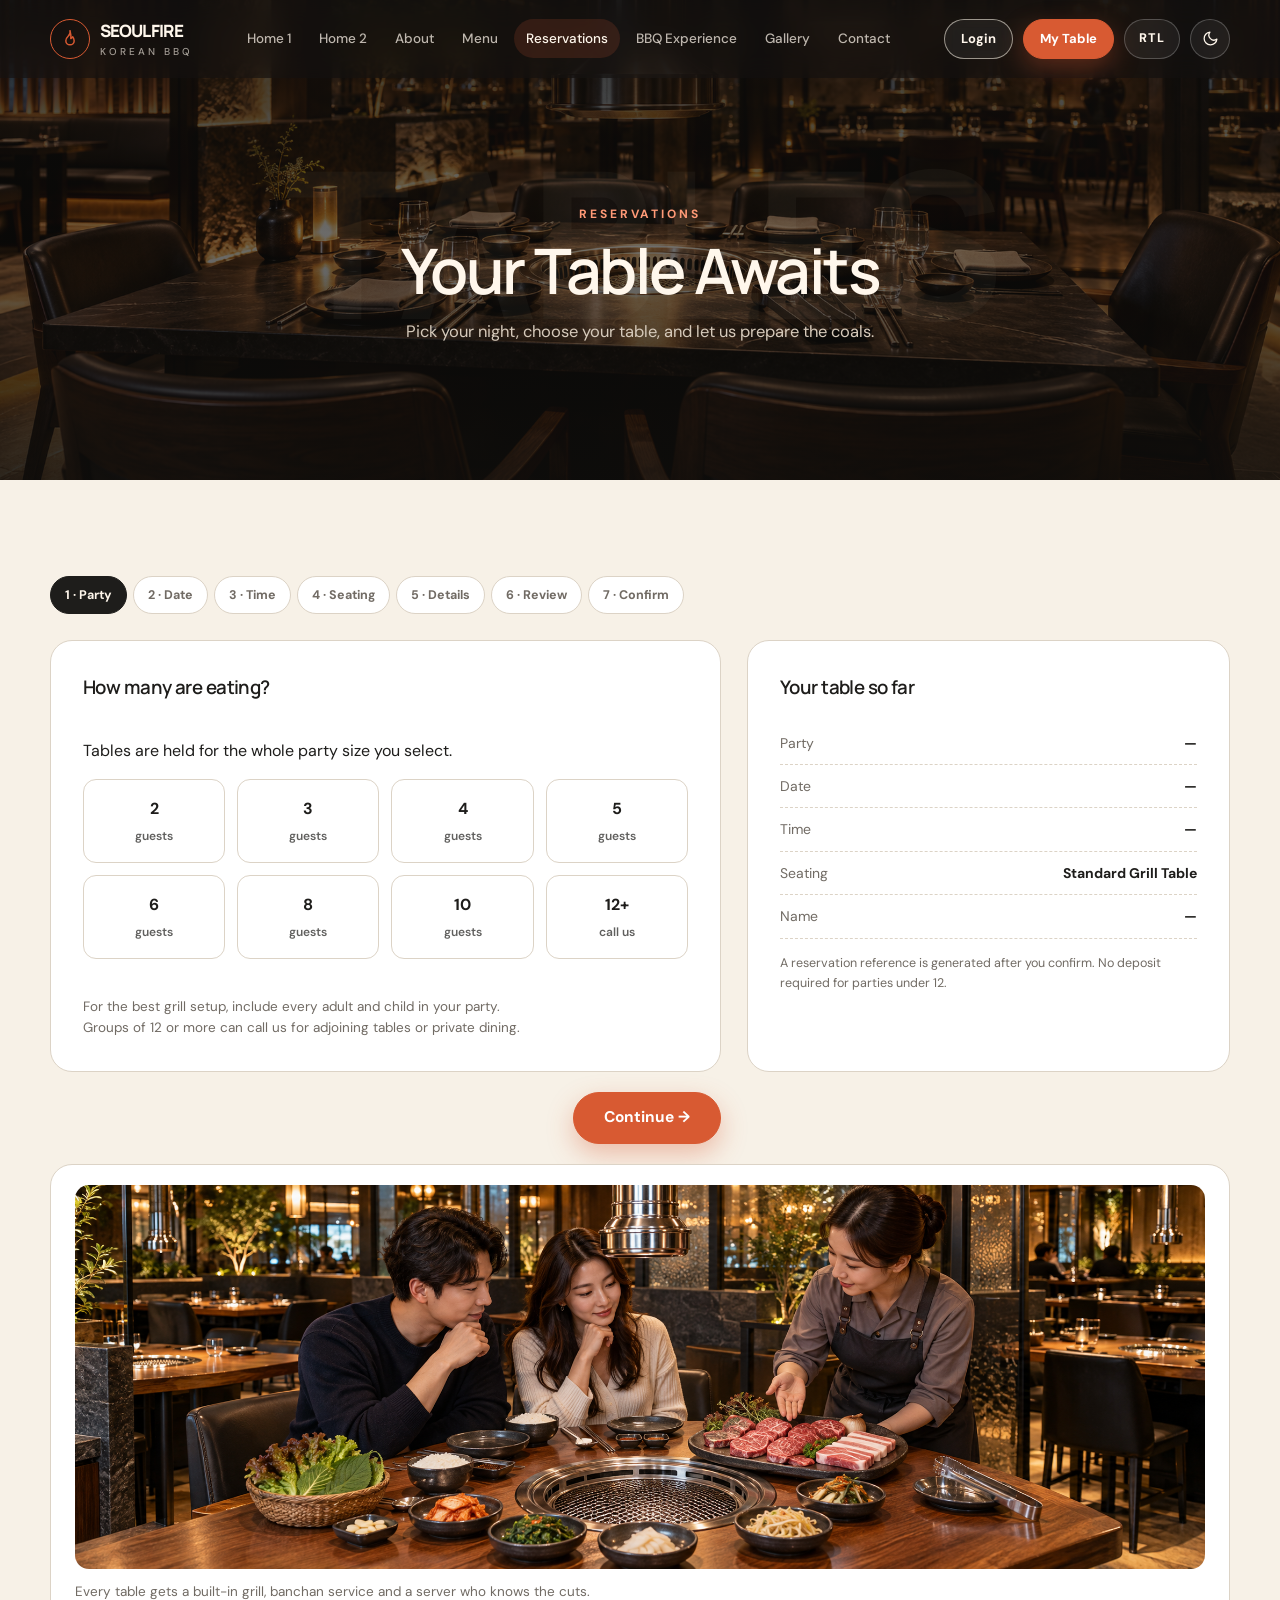
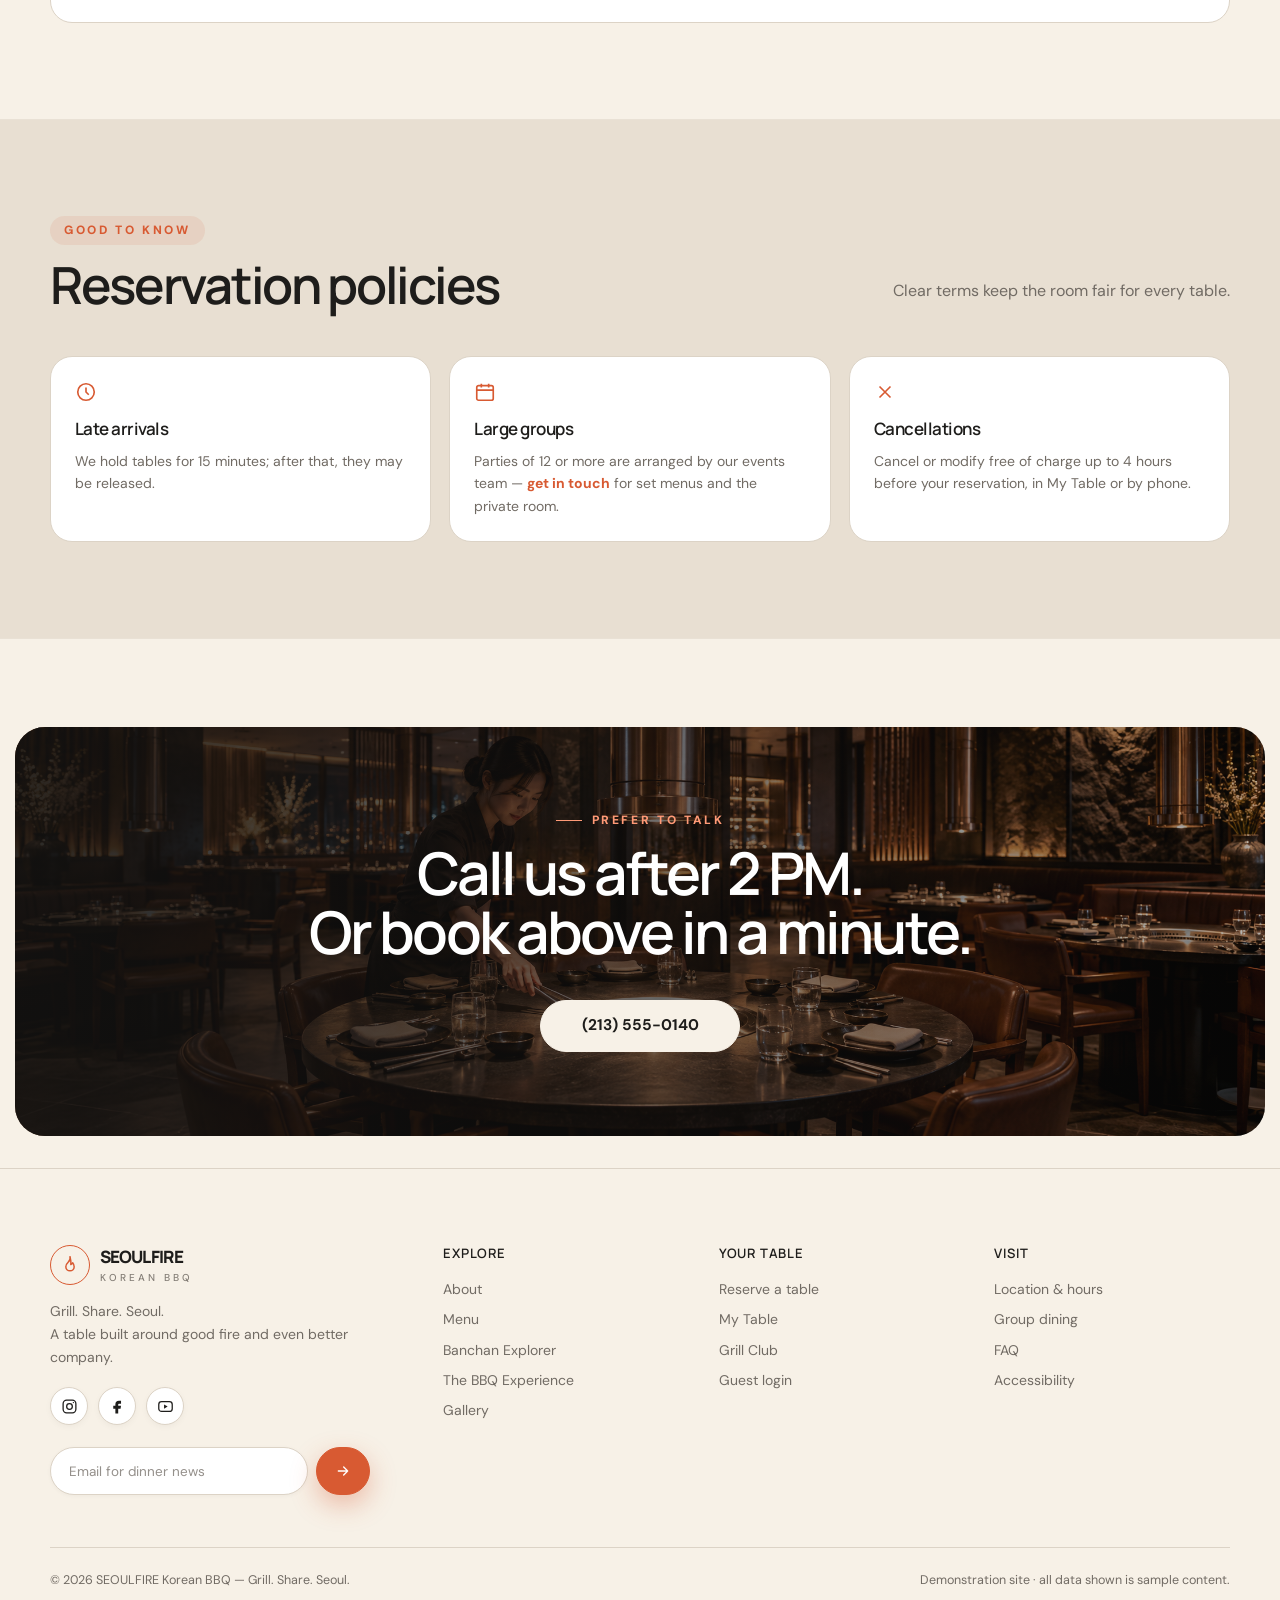
<file: reservations.html>
<!doctype html>
<html lang="en">
<head>
<meta charset="utf-8">
<meta name="viewport" content="width=device-width,initial-scale=1">
<meta name="theme-color" content="#1E1D1B">
<title>Reservations — SEOULFIRE Korean BBQ</title>
<meta name="description" content="Reserve your grill table at SEOULFIRE Korean BBQ. Live availability, seating preferences and clear policies.">
<link rel="icon" href="data:image/svg+xml,<svg xmlns='http://www.w3.org/2000/svg' viewBox='0 0 100 100'><rect rx='50' width='100' height='100' fill='%231e1d1b'/><text x='50' y='70' font-size='55' text-anchor='middle' fill='%23d85a32'>火</text></svg>">
<link rel="stylesheet" href="css/main.css">
<link rel="stylesheet" href="css/header.css">
<link rel="stylesheet" href="css/buttons.css">
<link rel="stylesheet" href="css/reservations.css">
<link rel="stylesheet" href="css/forms.css">
<link rel="stylesheet" href="css/footer.css">
<link rel="stylesheet" href="css/dark-theme.css">
<link rel="stylesheet" href="css/rtl.css">
<link rel="stylesheet" href="css/desktop.css">
<link rel="stylesheet" href="css/tablet.css">
<link rel="stylesheet" href="css/mobile.css">
</head>
<body>
<a class="skip-link" href="#main">Skip to content</a>
<main id="main">

  <!-- ============ HERO ============ -->
  <section class="page-hero" style="background-image:url('assets/images/hero/reservations.png')" data-word="TABLES">
    <div class="container">
      <span class="crumbs">Reservations</span>
      <h1>Your Table Awaits</h1>
      <p class="lead">Pick your night, choose your table, and let us prepare the coals.</p>
    </div>
  </section>

  <!-- ============ BOOKING FLOW ============ -->
  <section id="book">
    <div class="container">
      <div class="flow-steps" aria-hidden="true">
        <span data-s="1" class="on">1 · Party</span><span data-s="2">2 · Date</span><span data-s="3">3 · Time</span><span data-s="4">4 · Seating</span><span data-s="5">5 · Details</span><span data-s="6">6 · Review</span><span data-s="7">7 · Confirm</span>
      </div>

      <div class="booking">
        <div class="booking-main">

          <!-- step 1 party -->
          <div class="panel" data-step="1">
            <h3>How many are eating?</h3>
            <p class="panel-sub">Tables are held for the whole party size you select.</p>
            <div class="party-grid" id="partyGrid"></div>
            <div id="partyWarn" style="margin-top:14px"></div>
            <p class="party-help">
              <span>For the best grill setup, include every adult and child in your party.</span>
              <span>Groups of 12 or more can call us for adjoining tables or private dining.</span>
            </p>
          </div>

          <!-- step 2 date -->
          <div class="panel" data-step="2">
            <h3>Pick your night</h3>
            <p class="panel-sub">We're dark on Mondays. Availability updates as tables commit.</p>
            <div class="field" style="max-width:280px">
              <label for="resDate">Date</label>
              <input type="date" id="resDate" required>
            </div>
            <div id="dateInfo" class="notice" style="display:none;margin:16px 0 0"></div>
          </div>

          <!-- step 3 time -->
          <div class="panel" data-step="3">
            <h3>Choose an open time</h3>
            <p class="panel-sub">Only genuinely available slots are shown — crossed-out slots just filled.</p>
            <div class="slot-grid" id="slotGrid"></div>
            <p class="hint" style="color:var(--muted);font-size:12.5px;margin-top:14px">Times shown are tonight's demo availability; connect booking data to make this live.</p>
          </div>

          <!-- step 4 seating -->
          <div class="panel" data-step="4">
            <h3>Seating preference</h3>
            <p class="panel-sub">We hold your preference and confirm by email.</p>
            <div class="seat-grid" id="seatGrid"></div>
          </div>

          <!-- step 5 details -->
          <div class="panel" data-step="5">
            <h3>Guest details</h3>
            <form id="detailsForm" data-validate="off" novalidate>
              <div class="form-grid">
                <div class="field"><label for="gName">Full name</label><input id="gName" required autocomplete="name" placeholder="Kim Min-jun"></div>
                <div class="field"><label for="gPhone">Phone</label><input id="gPhone" type="tel" required autocomplete="tel" placeholder="(213) 555-0140"></div>
                <div class="field full"><label for="gEmail">Email</label><input id="gEmail" type="email" required autocomplete="email" placeholder="you@example.com"></div>
                <div class="field full"><label for="gNotes">Occasion or notes <span class="hint">(optional)</span></label><textarea id="gNotes" rows="3" placeholder="Birthday, allergies, high chair…"></textarea></div>
              </div>
            </form>
          </div>

          <!-- step 6 review -->
          <div class="panel" data-step="6">
            <h3>Review your table</h3>
            <dl class="review-list" id="reviewList"></dl>
            <div class="check-row"><input type="checkbox" id="agree" required><label for="agree" style="color:var(--muted)">I understand the <a class="link-plain" href="#policies">reservation policies</a> — tables are held 15 minutes past booking time.</label></div>
            <div id="reviewErr"></div>
          </div>

        </div>

        <!-- summary aside -->
        <aside class="booking-aside">
          <div class="panel">
            <h3 style="margin-top:0">Your table so far</h3>
            <div class="sum-row"><span>Party</span><b id="sumParty">—</b></div>
            <div class="sum-row"><span>Date</span><b id="sumDate">—</b></div>
            <div class="sum-row"><span>Time</span><b id="sumTime">—</b></div>
            <div class="sum-row"><span>Seating</span><b id="sumSeat">—</b></div>
            <div class="sum-row"><span>Name</span><b id="sumName">—</b></div>
            <p class="hint" style="color:var(--muted);font-size:12.5px;margin:14px 0 0">A reservation reference is generated after you confirm. No deposit required for parties under 12.</p>
          </div>
        </aside>

        <!-- booking navigation -->
        <div class="booking-actions">
          <button class="btn btn-outline" id="backBtn" type="button">Back</button>
          <button class="btn btn-primary btn-lg" id="nextBtn" type="button">Continue →</button>
        </div>

        <div class="panel booking-image-panel">
          <img src="assets/images/pages/reservation_grid.png" alt="A prepared Korean BBQ table ready for guests">
          <p>Every table gets a built-in grill, banchan service and a server who knows the cuts.</p>
        </div>
      </div>
    </div>
  </section>

  <!-- ============ POLICIES ============ -->
  <section class="section-alt" id="policies">
    <div class="container">
      <div class="section-head reveal">
        <div><span class="kicker">Good to know</span><h2>Reservation policies</h2></div>
        <p>Clear terms keep the room fair for every table.</p>
      </div>
      <div class="policy-grid reveal">
        <div class="panel"><svg viewBox="0 0 24 24" fill="none" stroke="currentColor" stroke-width="1.8"><circle cx="12" cy="12" r="9"/><path d="M12 7v5l3 3"/></svg><h3>Late arrivals</h3><p>We hold tables for 15 minutes; after that, they may be released.</p></div>
        <div class="panel"><svg viewBox="0 0 24 24" fill="none" stroke="currentColor" stroke-width="1.8"><rect x="3" y="5" width="18" height="16" rx="2"/><path d="M3 10h18M8 3v4M16 3v4"/></svg><h3>Large groups</h3><p>Parties of 12 or more are arranged by our events team — <a class="link-plain" href="contact.html#groups">get in touch</a> for set menus and the private room.</p></div>
        <div class="panel"><svg viewBox="0 0 24 24" fill="none" stroke="currentColor" stroke-width="1.8"><path d="M6 6l12 12M18 6L6 18"/></svg><h3>Cancellations</h3><p>Cancel or modify free of charge up to 4 hours before your reservation, in My Table or by phone.</p></div>
      </div>
    </div>
  </section>

  <!-- ============ CTA ============ -->
  <section>
    <div class="cta" style="margin:40px auto 0;width:min(1320px,calc(100% - 30px));border-radius:30px;padding:84px 7%;color:#fff;position:relative;isolation:isolate;background:url('assets/images/cta/reservation-cta.png') center/cover">
      <div style="position:absolute;inset:0;z-index:-1;background:linear-gradient(90deg,rgba(19,18,17,.9),rgba(19,18,17,.3))"></div>
      <span class="kicker" style="color:#FF9A77">Prefer to talk</span>
      <h2 style="font:800 clamp(2rem,4.6vw,4rem)/1 'Manrope';letter-spacing:-.05em;margin:14px 0">Call us after 2 PM.<br>Or book above in a minute.</h2>
      <a class="btn btn-light btn-lg" href="tel:+12135550140" style="margin-top:24px">(213) 555-0140</a>
    </div>
  </section>

</main>

<script src="js/data.js"></script>
<script src="js/main.js"></script>
<script>
/* ---------- reservation flow ---------- */
(function () {
  const $ = s => document.querySelector(s);
  const state = { party: null, date: null, time: null, seat: 'standard', name: '', phone: '', email: '', notes: '' };
  let step = 1;
  const TOTAL = 6;

  const partyGrid = $('#partyGrid');
  partyGrid.innerHTML = [2, 3, 4, 5, 6, 8, 10, '12+'].map(n => {
    const label = n === '12+' ? '12+' : `${n}`;
    const small = n === '12+' ? 'call us' : n === 1 ? 'solo grill' : 'guests';
    return `<button type="button" class="slot" data-party="${n}"><b>${label}</b><small>${small}</small></button>`;
  }).join('');

  const seatGrid = $('#seatGrid');
  seatGrid.innerHTML = SF.DATA.seating.map(s => `
    <button type="button" class="seat-card ${s.id === 'standard' ? 'sel' : ''}" data-seat="${s.id}">
      <b>${s.name}</b><span>${s.desc}</span>
    </button>`).join('');

  function fmtDate(d) {
    if (!d) return '—';
    const dt = new Date(d + 'T12:00:00');
    return dt.toLocaleDateString('en-US', { weekday: 'short', month: 'short', day: 'numeric' });
  }
  function updateSummary() {
    $('#sumParty').textContent = state.party ? (state.party === '12+' ? '12+ (call)' : state.party + ' guests') : '—';
    $('#sumDate').textContent = fmtDate(state.date);
    $('#sumTime').textContent = state.time || '—';
    $('#sumSeat').textContent = (SF.DATA.seating.find(s => s.id === state.seat) || {}).name || '—';
    $('#sumName').textContent = state.name || '—';
  }
  function markSteps() {
    document.querySelectorAll('.flow-steps span').forEach((el, i) => {
      el.classList.toggle('on', i + 1 === step);
      el.classList.toggle('done', i + 1 < step);
    });
    document.querySelectorAll('[data-step]').forEach(p => p.style.display = +p.dataset.step === step ? '' : 'none');
    $('#backBtn').style.visibility = step === 1 ? 'hidden' : 'visible';
    $('#nextBtn').textContent = step === TOTAL ? 'Confirm reservation →' : 'Continue →';
  }
  function renderSlots() {
    const grid = $('#slotGrid');
    if (!state.date || !state.party) { grid.innerHTML = '<p class="hint" style="color:var(--muted)">Pick a party size and date first.</p>'; return; }
    const slots = SF.availability(state.date, state.party);
    if (!slots.length) {
      grid.innerHTML = `<div class="notice fully-booked-notice"><h4>That night is fully committed</h4><p>Try another date — or call us and we'll keep a list for cancellations.</p></div>`;
      state.time = null; return;
    }
    grid.innerHTML = slots.map(t => `<button type="button" class="slot ${state.time === t ? 'sel' : ''}" data-time="${t}">${t}</button>`).join('');
  }
  function renderReview() {
    const seat = SF.DATA.seating.find(s => s.id === state.seat);
    $('#reviewList').innerHTML = `
      <div><dt>Name</dt><dd>${state.name || '—'}</dd></div>
      <div><dt>Date</dt><dd>${fmtDate(state.date)}</dd></div>
      <div><dt>Time</dt><dd>${state.time || '—'}</dd></div>
      <div><dt>Party size</dt><dd>${state.party || '—'}</dd></div>
      <div><dt>Seating</dt><dd>${seat ? seat.name : '—'}</dd></div>
      <div><dt>Contact</dt><dd>${state.email || '—'}</dd></div>
      ${state.notes ? `<div><dt>Notes</dt><dd>${state.notes}</dd></div>` : ''}`;
  }

  partyGrid.addEventListener('click', e => {
    const b = e.target.closest('[data-party]'); if (!b) return;
    partyGrid.querySelectorAll('.slot').forEach(x => x.classList.remove('sel'));
    b.classList.add('sel');
    state.party = b.dataset.party === '12+' ? '12+' : +b.dataset.party;
    if (state.party === '12+') $('#partyWarn').innerHTML = '<div class="notice" style="margin:14px 0 0"><h4>Large party</h4><p>For 12+, our events team sets the table personally — <a class="link-plain" href="contact.html#groups">contact group dining</a> or call.</p></div>';
    else $('#partyWarn').innerHTML = '';
    updateSummary(); renderSlots();
  });
  $('#resDate').addEventListener('change', e => {
    state.date = e.target.value;
    const d = new Date(e.target.value + 'T12:00:00');
    const info = $('#dateInfo');
    if (d.getDay() === 1) { info.style.display = ''; info.innerHTML = '<h4>We are closed Mondays</h4><p>Pick any other night — the grill needs its rest too.</p>'; }
    else info.style.display = 'none';
    updateSummary(); renderSlots();
  });
  $('#slotGrid').addEventListener('click', e => {
    const b = e.target.closest('[data-time]'); if (!b) return;
    $('#slotGrid').querySelectorAll('.slot').forEach(x => x.classList.remove('sel'));
    b.classList.add('sel'); state.time = b.dataset.time; updateSummary();
  });
  seatGrid.addEventListener('click', e => {
    const b = e.target.closest('[data-seat]'); if (!b) return;
    seatGrid.querySelectorAll('.seat-card').forEach(x => x.classList.remove('sel'));
    b.classList.add('sel'); state.seat = b.dataset.seat; updateSummary();
  });
  $('#detailsForm').addEventListener('input', () => {
    state.name = $('#gName').value.trim(); state.phone = $('#gPhone').value.trim();
    state.email = $('#gEmail').value.trim(); state.notes = $('#gNotes').value.trim();
    updateSummary();
  });

  $('#nextBtn').addEventListener('click', () => {
    if (step === 1 && !state.party) return toast('Choose your party size first.');
    if (step === 2 && !state.date) return toast('Pick a date to continue.');
    if (step === 2) { const d = new Date(state.date + 'T12:00:00'); if (d.getDay() === 1) return toast('We are closed on Mondays — pick another night.'); }
    if (step === 3 && !state.time) return toast('Select one of the open times.');
    if (step === 5) {
      let ok = true;
      ['gName', 'gPhone', 'gEmail'].forEach(idv => {
        const el = document.getElementById(idv);
        el.closest('.field')?.querySelector('.error')?.remove();
        const bad = !el.value.trim() || (idv === 'gEmail' && !/^[^@\s]+@[^@\s]+\.[^@\s]+$/.test(el.value));
        if (bad) { ok = false; el.closest('.field').insertAdjacentHTML('beforeend', '<span class="error">Please complete this field.</span>'); }
      });
      if (!ok) return;
    }
    if (step === 6) {
      if (!$('#agree').checked) { $('#reviewErr').innerHTML = '<span class="error">Please acknowledge the reservation policies.</span>'; return; }
      const ref = 'SF-' + String(Math.floor(1000 + Math.random() * 9000));
      sessionStorage.setItem('sfReservation', JSON.stringify({ ...state, ref, created: Date.now() }));
      location.href = 'confirmation.html';
      return;
    }
    step = Math.min(TOTAL, step + 1);
    if (step === 6) renderReview();
    markSteps();
    document.querySelector('.booking').scrollIntoView({ behavior: 'smooth', block: 'start' });
  });
  $('#backBtn').addEventListener('click', () => { step = Math.max(1, step - 1); markSteps(); });

  markSteps(); renderSlots(); updateSummary();
})();
</script>
</body>
</html>
</file>
<file: css/main.css>
/* ==========================================================================
   SEOULFIRE Korean BBQ — main.css
   Tokens, base, header, buttons, badges, cards, heroes, sections, forms,
   footer, dashboard shell, auth shell, gallery, lightbox.
   Page-specific styles live in their own css files.
   ========================================================================== */

@import url('https://fonts.googleapis.com/css2?family=DM+Sans:ital,opsz,wght@0,9..40,100..1000;1,9..40,100..1000&family=Manrope:wght@500;600;700;800&display=swap');

/* ---------------- tokens ---------------- */
:root {
  --charcoal: #1E1D1B;
  --ember: #D85A32;
  --ember-hover: #B94727;
  --cream: #F7F1E7;
  --stone: #E8DFD2;
  --warm-gray: #716B64;
  --white: #FFFFFF;

  --bg: var(--cream);
  --surface: var(--stone);
  --card: #FFFFFF;
  --ink: var(--charcoal);
  --muted: var(--warm-gray);
  --line: #DCD3C6;
  --line-soft: #E9E1D5;
  --flame: #FF8A61;

  --radius: 22px;
  --radius-sm: 14px;
  --shadow: 0 24px 60px rgba(30, 29, 27, .14);
  --shadow-sm: 0 10px 30px rgba(30, 29, 27, .10);
  --nav-h: 78px;
  --ease: cubic-bezier(.22, .8, .28, 1);
}

body.dark {
  --bg: #11100F;
  --surface: #1D1A17;
  --card: #1C1916;
  --ink: #FFF7EC;
  --muted: #D3C8BD;
  --line: #3D362F;
  --line-soft: #302A24;
  --shadow: 0 24px 60px rgba(0, 0, 0, .5);
  --shadow-sm: 0 10px 30px rgba(0, 0, 0, .4);
  color-scheme: dark;
}

/* ---------------- base ---------------- */
* { box-sizing: border-box; }
html { scroll-behavior: smooth; }
[id] { scroll-margin-top: calc(var(--nav-h) + 20px); }
body {
  margin: 0;
  background: var(--bg);
  color: var(--ink);
  font-family: 'DM Sans', system-ui, sans-serif;
  line-height: 1.6;
  -webkit-font-smoothing: antialiased;
}
img, svg { max-width: 100%; display: block; }
main img { border-radius: var(--radius-sm); }
a { color: inherit; text-decoration: none; }
button, input, select, textarea { font: inherit; }
h1, h2, h3, h4, h5, h6 {
  font-family: 'Manrope', sans-serif;
  font-weight: 600 !important;
  letter-spacing: -.03em;
}
.container { width: min(1180px, calc(100% - 40px)); margin: auto; }
.container-wide { width: min(1320px, calc(100% - 30px)); margin: auto; }
.skip-link {
  position: fixed; left: 0; top: 0; z-index: 100; transform: translateY(-150%);
  background: var(--charcoal); color: #fff; padding: 10px 16px; border-radius: 0 0 10px 0;
  transition: transform .2s var(--ease);
}
.skip-link:focus { transform: translateY(0); }

/* ---------------- header ---------------- */
.nav {
  position: fixed; inset: 0 0 auto; z-index: 60; height: var(--nav-h);
  display: flex; align-items: center;
  background: rgba(19, 18, 17, .55);
  backdrop-filter: blur(14px); -webkit-backdrop-filter: blur(14px);
  border-bottom: 1px solid transparent;
  color: #FFF7EC;
  transition: background .3s var(--ease), border-color .3s var(--ease), height .3s var(--ease);
}
.nav.scrolled {
  background: rgba(19, 18, 17, .92);
  border-bottom-color: rgba(255, 255, 255, .08);
  height: 66px;
}
body.dash-page .nav,
body.auth-page .nav { position: sticky; }
.nav .container { display: flex; align-items: center; gap: 22px; }
.brand { display: flex; align-items: center; gap: 10px; font-family: 'Manrope'; font-weight: 800; font-size: 17px; letter-spacing: -.04em; white-space: nowrap; color: #FFF7EC; }
.brand small { display: block; font-family: 'DM Sans'; font-weight: 500; font-size: 10px; letter-spacing: .3em; text-transform: uppercase; opacity: .6; }
.brand-mark {
  width: 40px; height: 40px; border: 1.5px solid var(--ember); border-radius: 50%;
  display: grid; place-items: center; color: var(--ember); flex: none;
}
.brand-mark svg { width: 20px; height: 20px; }
.links { display: flex; gap: 4px; margin: auto; font-size: 13.5px; font-weight: 500; }
.links a { opacity: .72; padding: 9px 12px; border-radius: 99px; transition: .2s; }
.links a:hover { opacity: 1; color: var(--flame); }
.links a.active { opacity: 1; color: #FFF7EC; background: rgba(216, 90, 50, .16); }
.actions { display: flex; align-items: center; gap: 10px; flex: none; }
.nav .actions > * { height: 40px; min-height: 40px; }
.login-link,
.mobile-login {
  display: inline-flex; align-items: center; justify-content: center;
  border: 1px solid rgba(255, 255, 255, .32); border-radius: 999px;
  background: rgba(255, 255, 255, .07); color: #FFF7EC;
  font-weight: 700; font-size: 13px; line-height: 1; white-space: nowrap;
  box-sizing: border-box; transition: .2s var(--ease);
}
.login-link { padding: 0 16px; }
.login-link:hover,
.mobile-login:hover {
  border-color: var(--flame); background: rgba(216, 90, 50, .14); color: var(--flame);
}
.icon-btn {
  border: 1px solid rgba(255, 255, 255, .22); background: rgba(255, 255, 255, .06);
  color: inherit; border-radius: 50%; width: 40px; height: 40px; flex: none;
  display: grid; place-items: center; cursor: pointer; transition: .2s;
}
.icon-btn:hover { border-color: var(--ember); color: var(--flame); }
.icon-btn svg { width: 17px; height: 17px; }
.menu-btn { display: none; }
.menu-btn[aria-expanded="true"] {
  border-color: #F06A43; background: #D85A32; color: #FFFFFF;
  box-shadow: 0 0 0 3px rgba(255, 255, 255, .14);
}
.menu-btn[aria-expanded="true"]:hover {
  border-color: #FF9A77; background: #B94727; color: #FFFFFF;
}
.mobile-menu-actions { display: none; }

/* mobile nav drawer */
.links.open {
  display: flex; position: absolute; top: var(--nav-h); left: 0; right: 0;
  background: rgba(19, 18, 17, .98); backdrop-filter: blur(20px);
  padding: 18px 26px 26px; flex-direction: column; gap: 2px;
  border-bottom: 1px solid rgba(255, 255, 255, .08); box-shadow: var(--shadow);
}
.links.open a { padding: 12px 10px; font-size: 15px; border-radius: 12px; }
body:not(.dark) .links.open {
  background: rgba(255, 255, 255, .98);
  color: var(--ink);
  border-bottom-color: var(--line);
}
body:not(.dark) .links.open a:hover { color: var(--ember); background: var(--surface); }
body:not(.dark) .links.open a.active { color: var(--ember); background: rgba(216, 90, 50, .14); }
body:not(.dark) .links.open .mobile-menu-actions { border-top-color: var(--line); }
body:not(.dark) .links.open .mobile-login,
body:not(.dark) .links.open .icon-btn,
body:not(.dark) .links.open .lang-pill {
  border-color: var(--line);
  background: var(--card);
  color: var(--ink);
}
body:not(.dark) .links.open .lang-pill.active,
body:not(.dark)[dir=rtl] .links.open .lang-pill {
  border-color: var(--ember);
  background: rgba(216, 90, 50, .12);
  color: var(--ember);
}

/* ---------------- buttons ---------------- */
.btn {
  display: inline-flex; align-items: center; justify-content: center; gap: 9px;
  border: 1.5px solid transparent; border-radius: 999px; padding: 0 24px;
  height: 48px; min-height: 48px; box-sizing: border-box;
  font-weight: 700; font-size: 14.5px; cursor: pointer; transition: .22s var(--ease);
  line-height: 1; white-space: nowrap; text-decoration: none;
}
.btn svg { width: 16px; height: 16px; flex: none; }
.btn-primary { background: var(--ember); border-color: var(--ember); color: #fff; box-shadow: 0 10px 26px rgba(216, 90, 50, .35); }
.btn-primary:hover { background: var(--ember-hover); border-color: var(--ember-hover); transform: translateY(-2px); box-shadow: 0 14px 30px rgba(185, 71, 39, .4); }
.btn-ghost { border-color: currentColor; background: transparent; color: inherit; }
.btn-ghost:hover { background: rgba(255, 255, 255, .08); transform: translateY(-2px); }
.btn-dark { background: var(--charcoal); border-color: var(--charcoal); color: var(--cream); }
body.dark .btn-dark { background: var(--card); color: var(--ink); border-color: var(--line); }
.btn-light { background: var(--cream); border-color: var(--cream); color: var(--charcoal); }
.btn-light:hover { background: #fff; border-color: #fff; transform: translateY(-2px); }
.btn-lg { height: 52px; min-height: 52px; padding: 0 30px; font-size: 15.5px; }
.btn-sm { height: 38px; min-height: 38px; padding: 0 16px; font-size: 13px; }
.btn-block { width: 100%; display: flex; }
.btn:disabled { opacity: .5; cursor: not-allowed; transform: none; }
.btn:focus-visible, a:focus-visible, .icon-btn:focus-visible, .lang-pill:focus-visible { outline: 2px solid var(--ember); outline-offset: 2px; }

/* text link with arrow */
.arrow-link { font-weight: 700; font-size: 14px; display: inline-flex; align-items: center; gap: 7px; color: var(--ember); }
body.dark .arrow-link { color: var(--flame); }
.arrow-link svg { width: 15px; height: 15px; transition: transform .2s; }
.arrow-link:hover svg { transform: translateX(4px); }
[dir=rtl] .arrow-link:hover svg { transform: scaleX(-1); }
.content-actions { display: flex; align-items: center; flex-wrap: wrap; gap: 12px; margin-top: 28px; }
.loyalty-card {
  position: relative;
  isolation: isolate;
  overflow: hidden;
  padding: clamp(24px, 3vw, 34px);
  border-radius: 24px;
  color: #FFF7EC;
  box-shadow: var(--shadow-sm);
}
.loyalty-card small { display: block; font-size: 10.5px; font-weight: 700; letter-spacing: .16em; text-transform: uppercase; opacity: .85; }
.loyalty-card .pts { margin-top: 8px; font: 800 clamp(2.4rem, 4vw, 3.4rem)/1 'Manrope'; letter-spacing: -.04em; }
.loyalty-card .row { display: flex; justify-content: space-between; gap: 18px; margin-top: 22px; font-size: 13.5px; }
.loyalty-card .row b { font-size: 15px; white-space: nowrap; }
.tier-meter { height: 8px; overflow: hidden; border-radius: 99px; background: rgba(255, 247, 236, .25); }
.tier-meter i { display: block; height: 100%; border-radius: inherit; background: #FFF7EC; }
.brand-story-copy { align-self: stretch; display: flex; flex-direction: column; justify-content: center; }
.brand-story-media { align-self: stretch; min-height: 420px; }
.brand-story-media img { width: 100%; height: 100%; object-fit: cover; border-radius: var(--radius); box-shadow: var(--shadow-sm); }
.brand-details { display: grid; grid-template-columns: repeat(3, minmax(0, 1fr)); gap: 10px; margin-top: 22px; }
.brand-details > div { padding: 14px; border: 1px solid var(--line); border-radius: var(--radius-sm); background: var(--card); }
.brand-details strong, .brand-details span { display: block; }
.brand-details strong { font: 700 13px/1.25 'Manrope'; color: var(--ink); }
.brand-details span { margin-top: 5px; color: var(--muted); font-size: 11.5px; line-height: 1.35; }

/* ---------------- badges ---------------- */
.badge {
  display: inline-block; width: fit-content;
  font-size: 10px; font-weight: 800; letter-spacing: .14em; text-transform: uppercase;
  background: #B94727; color: #FFFFFF;
  border: 1px solid rgba(255, 255, 255, .32); border-radius: 99px; padding: 6px 11px;
  box-shadow: 0 3px 12px rgba(0, 0, 0, .32);
  text-shadow: none;
}
body.dark .badge { background: #E7663F; border-color: rgba(255, 255, 255, .4); color: #FFFFFF; }
.badge-green, .badge-neutral, .badge-gold { background: #B94727; border-color: rgba(255, 255, 255, .32); color: #FFFFFF; }
body.dark .badge-green, body.dark .badge-neutral, body.dark .badge-gold { background: #E7663F; border-color: rgba(255, 255, 255, .4); color: #FFFFFF; }

/* ---------------- heroes ---------------- */
.hero {
  height: 850px;
  min-height: 850px;
  box-sizing: border-box;
  color: #FFF7EC;
  display: flex;
  align-items: flex-end;
  padding: 140px 0 64px;
  position: relative;
  isolation: isolate;
  background-size: cover;
  background-position: center;
}
.hero::before {
  content: ''; position: absolute; inset: 0; z-index: -1;
  background: linear-gradient(78deg, rgba(12, 11, 10, .95) 8%, rgba(12, 11, 10, .74) 38%, rgba(12, 11, 10, .1) 72%);
}
.hero::after {
  content: ''; position: absolute; inset: auto 0 0; height: 180px; z-index: -1;
  background: linear-gradient(transparent, var(--bg)); pointer-events: none;
}
.hero-content { position: relative; max-width: 720px; }
.eyebrow { font-size: 12px; text-transform: uppercase; letter-spacing: .24em; font-weight: 700; color: #FF9A77; display: inline-flex; align-items: center; gap: 10px; }
.eyebrow::before { content: ''; width: 26px; height: 1.5px; background: var(--ember); }
.hero h1 { font: 600 clamp(2.8rem, 6.4vw, 5.9rem)/1 'Manrope'; margin: 20px 0 22px; letter-spacing: -.05em; }
.hero-title-long span { display: block; white-space: nowrap; }
.hero p { font-size: 18px; max-width: 580px; color: #DDD1C5; margin: 0; }
.hero-buttons { display: flex; align-items: center; gap: 14px; margin: 32px 0 40px; flex-wrap: wrap; }
.hero-buttons .btn { height: 52px; min-height: 52px; min-width: 190px; justify-content: center; }

/* floating reservation widget */
.reserve-bar {
  display: grid; grid-template-columns: repeat(3, 1fr) auto; gap: 8px; align-items: end;
  background: rgba(19, 18, 17, .55); border: 1px solid rgba(255, 255, 255, .16);
  padding: 12px; border-radius: 20px; backdrop-filter: blur(18px); -webkit-backdrop-filter: blur(18px);
  max-width: 780px; box-shadow: var(--shadow);
}
.reserve-bar label {
  background: rgba(19, 18, 17, .5); padding: 10px 14px 12px; border-radius: 12px;
  font-size: 10.5px; text-transform: uppercase; letter-spacing: .12em; font-weight: 700; color: #C9BCB0;
}
.reserve-bar input, .reserve-bar select {
  display: block; background: none; border: 0; color: #FFF7EC; width: 100%;
  margin-top: 5px; font-size: 14.5px; font-weight: 600; outline: none; color-scheme: dark;
}
.reserve-bar select option { color: #131211; }
.reserve-bar .btn { align-self: end; height: 52px; min-height: 52px; }

/* generic page hero */
.page-hero {
  height: 480px;
  min-height: 480px;
  box-sizing: border-box;
  display: flex;
  align-items: center;
  justify-content: center;
  text-align: center;
  padding: 130px 24px 60px;
  position: relative;
  overflow: hidden;
  color: #FFF7EC;
  isolation: isolate;
  background-size: cover;
  background-position: center;
}
.page-hero .container {
  width: 100%;
  max-width: 800px;
  margin: 0 auto;
  display: flex;
  flex-direction: column;
  align-items: center;
  text-align: center;
}
.page-hero::before {
  content: ''; position: absolute; inset: 0; z-index: -1;
  background: linear-gradient(180deg, rgba(15, 14, 12, .85) 0%, rgba(15, 14, 12, .6) 50%, rgba(15, 14, 12, .88) 100%);
}
.page-hero::after {
  content: attr(data-word); position: absolute; left: 50%; top: 50%; transform: translate(-50%, -50%); z-index: -1;
  font: 800 16vw 'Manrope'; color: rgba(255, 247, 236, .035); letter-spacing: -.04em; pointer-events: none;
  white-space: nowrap;
}
.page-hero .crumbs {
  font-size: 12px; letter-spacing: .24em; text-transform: uppercase; color: #FF9A77; font-weight: 700;
  display: inline-flex; align-items: center; justify-content: center; margin: 0 auto 12px;
}
.page-hero h1 {
  font: 600 clamp(2.35rem, 4.9vw, 4.1rem)/1.1 'Manrope'; letter-spacing: -.04em; margin: 0 auto 14px;
  max-width: 760px; text-align: center;
}
.page-hero .lead {
  max-width: 560px; color: #D6CABB; font-size: 16.5px; line-height: 1.6; margin: 0 auto; text-align: center;
}

/* ---------------- differentiated sections ---------------- */
section {
  padding: 96px 0;
  position: relative;
  transition: background .3s var(--ease), border-color .3s var(--ease);
}
section:has(> .cta),
.cta-section { padding: 48px 0 32px; }

/* Alternate surface section (soft architectural contrast with hairline dividers) */
.section-alt {
  background: var(--surface);
  border-top: 1px solid var(--line-soft);
  border-bottom: 1px solid var(--line-soft);
}
.section-alt .card {
  box-shadow: 0 6px 20px rgba(30, 29, 27, .06);
}
body.dark .section-alt {
  background: #1D1A17;
  border-color: rgba(255, 247, 236, .10);
}
body.dark .section-alt .card {
  box-shadow: 0 12px 30px rgba(0, 0, 0, .45);
}

/* Dark atmospheric section (deep charcoal with warm radial ambient glow) */
.section-dark {
  background: #151311;
  color: #FFF7EC;
  border-top: 1px solid rgba(255, 255, 255, .08);
  border-bottom: 1px solid rgba(255, 255, 255, .08);
  position: relative;
  isolation: isolate;
  overflow: hidden;
}
.section-dark::before {
  content: '';
  position: absolute;
  inset: 0;
  z-index: -1;
  background: radial-gradient(800px 420px at 85% 15%, rgba(216, 90, 50, .16), transparent 70%);
  pointer-events: none;
}
.section-dark .kicker { color: #FF9A77; }
.section-dark .section-head > p { color: #D3C8BD; }
.section-dark .card {
  background: #221F1C;
  border-color: #3C3630;
  color: #FFF7EC;
}
.section-dark .card-body p { color: #C5BAAD; }
.section-dark .card-meta { color: #E8DFD2; }

/* Highlight section (warm ember wash for special features like Grill Club or Banchan) */
.section-highlight {
  background: linear-gradient(180deg, var(--bg) 0%, rgba(216, 90, 50, .05) 50%, var(--bg) 100%);
  border-top: 1px solid var(--line-soft);
  border-bottom: 1px solid var(--line-soft);
  position: relative;
  isolation: isolate;
}
.section-highlight::before {
  content: '';
  position: absolute;
  inset: 0;
  z-index: -1;
  background: radial-gradient(700px 350px at 50% 50%, rgba(216, 90, 50, .08), transparent 75%);
  pointer-events: none;
}
body.dark .section-highlight {
  background: linear-gradient(180deg, #151310 0%, #221813 50%, #151310 100%);
  border-color: rgba(216, 90, 50, .36);
}

/* Category band / strip section */
.section-band {
  padding: 60px 0 30px;
}

/* Section divider with subtle gradient */
.section-sep {
  height: 1px;
  width: 100%;
  border: 0;
  margin: 0;
  background: linear-gradient(90deg, transparent 5%, var(--line) 50%, transparent 95%);
  opacity: .7;
}

.section-head { display: flex; align-items: flex-end; justify-content: space-between; gap: 30px; margin-bottom: 44px; }
.section-head.section-head-centered {
  flex-direction: column;
  align-items: center;
  justify-content: center;
  gap: 16px;
  text-align: center;
}
.section-head.section-head-centered > p { margin-left: auto; margin-right: auto; text-align: center; }
.kicker { color: var(--ember); text-transform: uppercase; font-weight: 800; font-size: 12px; letter-spacing: .22em; display: inline-flex; align-items: center; gap: 10px; }
body.dark .kicker { color: var(--flame); }
.kicker::before { content: ''; width: 26px; height: 1.5px; background: currentColor; }

/* Distinctive kicker badges on alternate & highlight sections */
.section-alt .kicker,
.section-highlight .kicker {
  background: rgba(216, 90, 50, .10);
  padding: 5px 14px;
  border-radius: 99px;
  width: fit-content;
}
.section-alt .kicker::before,
.section-highlight .kicker::before {
  display: none;
}
body.dark .section-alt .kicker,
body.dark .section-highlight .kicker {
  background: rgba(216, 90, 50, .20);
}

.section-head h2, .story h2 { font: 600 clamp(1.9rem, 4vw, 3.45rem)/1.06 'Manrope'; letter-spacing: -.045em; margin: 12px 0 0; }
.section-head > p { max-width: 440px; color: var(--muted); margin: 0 0 8px; }

/* ---------------- cards & grids ---------------- */
.grid { display: grid; gap: 18px; }
.grid-5 { grid-template-columns: repeat(5, 1fr); }
.grid-4 { grid-template-columns: repeat(4, 1fr); }
.grid-3 { grid-template-columns: repeat(3, 1fr); }
.grid-2 { grid-template-columns: repeat(2, 1fr); }
.card {
  background: var(--card); border: 1px solid var(--line); border-radius: var(--radius);
  overflow: hidden; transition: .28s var(--ease); display: flex; flex-direction: column;
}
a.card:hover { transform: translateY(-6px); box-shadow: var(--shadow); }
.card-media { height: 240px; position: relative; overflow: hidden; background: linear-gradient(135deg, #3A2C22, #171513); }
.card-media img { width: 100%; height: 100%; object-fit: cover; transition: transform .5s var(--ease); }
a.card:hover .card-media img { transform: scale(1.05); }
.card-media .badge { position: absolute; top: 14px; left: 14px; z-index: 2; }
.fav-toggle { position: absolute; top: 12px; right: 12px; z-index: 3; width: 36px; height: 36px; display: grid; place-items: center; border: 1px solid #FFF7EC; border-radius: 50%; background: #FFF7EC; color: #5A3225; box-shadow: 0 2px 10px rgba(0, 0, 0, .35); cursor: pointer; }
.fav-toggle svg { width: 16px; height: 16px; }
.fav-toggle.on { background: var(--ember); border-color: #FFB08C; color: #FFFFFF; }
.card-body { padding: 22px; display: flex; flex-direction: column; gap: 8px; flex: 1; }
.card-body h3 { margin: 0; font-size: 18px; font-weight: 600; }
.card-body p { margin: 0; color: var(--muted); font-size: 14px; flex: 1; }
.card-meta { display: flex; justify-content: space-between; align-items: center; margin-top: 16px; gap: 10px; font-weight: 700; font-size: 14px; }
.price { font-family: 'Manrope'; font-weight: 800; letter-spacing: -.02em; }
body.dark .price { color: var(--flame); }

/* horizontal rail of cards (Tonight at SeoulFire, journeys) */
.rail { display: grid; grid-auto-flow: column; grid-auto-columns: minmax(250px, 1fr); gap: 18px; overflow-x: auto; padding-bottom: 12px; scroll-snap-type: x mandatory; }
.rail > * { scroll-snap-align: start; }
.rail::-webkit-scrollbar { height: 8px; }
.rail::-webkit-scrollbar-thumb { background: var(--line); border-radius: 99px; }
.journey-marquee {
  --journey-loop-offset: 9px;
  position: relative;
  width: 100%; max-width: 100%; min-width: 0; overflow: clip; padding: 4px 0;
  contain: layout paint;
  clip-path: inset(0);
}
.journey-rail {
  display: flex; width: max-content; gap: 18px; overflow: visible; padding: 0;
  will-change: transform;
}
.journey-rail > .card { flex: 0 0 clamp(250px, 22vw, 310px); }
.journey-rail.is-moving { animation: journey-move-left 34s linear infinite; }
.journey-marquee:focus-within .journey-rail { animation-play-state: paused; }
@media (hover: hover) and (pointer: fine) {
  .journey-marquee:hover .journey-rail { animation-play-state: paused; }
}
@keyframes journey-move-left {
  from { transform: translateX(0); }
  to { transform: translateX(calc(-50% - var(--journey-loop-offset))); }
}
@media (prefers-reduced-motion: reduce) {
  .journey-marquee { overflow-x: auto; scrollbar-width: thin; }
  .journey-rail.is-moving { animation: none; transform: none; }
}

/* tile (image w/ overlay text) */
.tile { position: relative; border-radius: var(--radius); overflow: hidden; min-height: 260px; display: flex; align-items: flex-end; isolation: isolate; }
.tile img { position: absolute; inset: 0; z-index: -2; width: 100%; height: 100%; object-fit: cover; transition: transform .6s var(--ease); }
.tile::before {
  content: '';
  position: absolute;
  inset: 0;
  z-index: -1;
  background: linear-gradient(to top, rgba(10, 9, 8, .98) 0%, rgba(10, 9, 8, .84) 34%, rgba(10, 9, 8, .38) 62%, rgba(10, 9, 8, .08) 100%);
  transition: .3s;
}
a.tile:hover img { transform: scale(1.04); }
.tile-body { position: relative; z-index: 1; padding: 26px; color: #FFF7EC; text-shadow: 0 1px 3px rgba(0, 0, 0, .72); }
.tile-body h3 { margin: 0 0 6px; font-size: 22px; font-weight: 600; }
.tile-body p { margin: 0; font-size: 13.5px; color: #F0E7DC; max-width: 400px; }
.tile-body .tile-copy-two-lines { max-width: 36ch; text-wrap: balance; }
.tile-lg { min-height: 420px; }

/* Home gallery stories: one feature tile beside two evenly spaced tiles. */
.gallery-hero-strip {
  display: grid;
  grid-template-columns: minmax(0, 1.6fr) minmax(0, 1fr);
  gap: 16px;
  margin-bottom: 16px;
}
.gallery-hero-strip .tile { min-height: 380px; }

.banchan-grid {
  grid-template-columns: minmax(0, 1.35fr) repeat(2, minmax(0, 1fr));
  grid-template-rows: repeat(2, 230px);
  gap: 16px;
}
.banchan-grid .tile { min-height: 0; }
.banchan-feature { grid-row: span 2; }
.banchan-wide { grid-column: span 2; }

/* ---------------- forms ---------------- */
.panel { background: var(--card); border: 1px solid var(--line); padding: 32px; border-radius: var(--radius); }
.panel h3 { margin-top: 0; }
.form-grid { display: grid; grid-template-columns: repeat(2, 1fr); gap: 18px; }
.field { display: flex; flex-direction: column; gap: 7px; }
.field.full { grid-column: 1 / -1; }
.field label { font-weight: 700; font-size: 13px; }
.field .hint { font-size: 12px; color: var(--muted); font-weight: 500; }
.field input, .field select, .field textarea {
  width: 100%; border: 1px solid var(--line); background: var(--bg); color: var(--ink);
  border-radius: 12px; padding: 13px 14px; outline: none; transition: border-color .2s, box-shadow .2s;
}
.field input:focus, .field select:focus, .field textarea:focus { border-color: var(--ember); box-shadow: 0 0 0 3px rgba(216, 90, 50, .16); }
.field input::placeholder, .field textarea::placeholder { color: var(--warm-gray); opacity: .75; }
.error { color: #B94727; font-size: 12.5px; font-weight: 600; display: block; margin-top: 5px; }
.success { color: #2E7D4E; font-weight: 600; }
.notice {
  padding: 16px 18px; border-left: 3px solid var(--ember); border-radius: 12px;
  background: rgba(216, 90, 50, .08); margin: 20px 0; font-size: 14px;
}
.notice h4 { margin: 0 0 6px; font-size: 14px; }
.notice p { margin: 0; color: var(--muted); font-size: 13.5px; }
fieldset { border: 1px solid var(--line); border-radius: var(--radius-sm); padding: 20px; margin: 0 0 20px; }
legend { font-weight: 800; font-size: 13px; letter-spacing: .08em; text-transform: uppercase; padding: 0 8px; }

/* segmented control */
.seg { display: inline-flex; background: var(--surface); border: 1px solid var(--line); border-radius: 99px; padding: 4px; gap: 2px; flex-wrap: wrap; }
.seg button { border: 0; background: transparent; color: var(--muted); padding: 8px 16px; border-radius: 99px; cursor: pointer; font-weight: 600; font-size: 13.5px; transition: .2s; }
.seg button.active { background: var(--ember); color: #fff; }
.seg.wide { display: flex; width: 100%; }
.seg.wide button { flex: 1; }

/* ---------------- footer ---------------- */
.footer { background: var(--bg); color: var(--ink); border-top: 1px solid var(--line); padding: 74px 0 28px; margin-top: 0; transition: background .2s, color .2s, border-color .2s; }
body.dash-page .footer, body.auth-page .footer { display: none; }
.footer-grid { display: grid; grid-template-columns: 1.5fr 1fr 1fr 1fr; gap: 40px; }
.footer p { font-size: 14px; max-width: 300px; color: var(--muted); }
.footer h4 { color: var(--ink); margin: 0 0 14px; font-size: 13px; font-weight: 600; letter-spacing: .06em; text-transform: uppercase; }
.footer a { display: block; color: var(--muted); margin: 8px 0; font-size: 14px; transition: color .2s; }
.footer a:hover { color: var(--ember); }
.fine { border-top: 1px solid var(--line); margin-top: 52px; padding-top: 22px; display: flex; justify-content: space-between; gap: 14px; flex-wrap: wrap; font-size: 12.5px; color: var(--muted); }

/* ---------------- dashboard shell ---------------- */
body.dash-page { background: var(--surface); }
.dash { display: grid; grid-template-columns: 264px 1fr; min-height: 100vh; padding-top: var(--nav-h); }
.sidebar {
  background: var(--card); color: var(--ink); padding: 26px 18px;
  position: sticky; top: var(--nav-h); height: calc(100vh - var(--nav-h));
  display: flex; flex-direction: column; border-right: 1px solid var(--line);
}
.sidebar .brand { padding: 0 8px; }
.sidebar nav { margin-top: 34px; display: flex; flex-direction: column; gap: 3px; flex: 1; }
.sidebar nav a {
  display: flex; align-items: center; gap: 12px; padding: 11px 14px;
  border-radius: 12px; color: var(--muted); font-weight: 600; font-size: 14.5px; transition: .2s;
}
.sidebar nav a svg { width: 18px; height: 18px; opacity: .8; }
.sidebar nav a:hover { background: var(--surface); color: var(--ink); }
.sidebar nav a.active { background: rgba(216, 90, 50, .17); color: var(--ember); }
.sidebar nav a.active svg { opacity: 1; }
.sidebar .side-foot { border-top: 1px solid var(--line); padding-top: 16px; margin-top: 16px; }
body.dark .sidebar { background: #171513; color: #FFF7EC; border-color: #2A2521; }
body.dark .sidebar nav a { color: #BDB3AA; }
body.dark .sidebar nav a:hover { background: #26221E; color: #FFF7EC; }
body.dark .sidebar nav a.active { color: #FFB08C; }
.dash-main { padding: 40px 44px 80px; min-width: 0; }
.dash-top { display: flex; justify-content: space-between; align-items: center; gap: 18px; flex-wrap: wrap; margin-bottom: 24px; }
.dash-top h1 { margin: 0; font-size: clamp(24px, 3vw, 34px); font-weight: 600; letter-spacing: -.04em; }
.dash-top .sub { color: var(--muted); margin: 4px 0 0; font-size: 14.5px; }
.dash-grid { display: grid; grid-template-columns: 1.15fr .85fr; gap: 20px; align-items: start; }
.dash-grid-3 { display: grid; grid-template-columns: repeat(3, 1fr); gap: 20px; align-items: start; }

/* ---------------- auth shell ---------------- */
body.auth-page { background: var(--bg); color: var(--ink); }
.auth { min-height: 100vh; display: grid; grid-template-columns: 1.05fr .95fr; }
.auth-visual { position: relative; overflow: hidden; background: #131211; border-right: 1px solid var(--line-soft); }
.auth-visual img { position: absolute; inset: 0; width: 100%; height: 100%; object-fit: cover; }
.auth-visual::after { content: ''; position: absolute; inset: 0; background: linear-gradient(84deg, rgba(19, 18, 17, .92) 0%, rgba(19, 18, 17, .38) 45%, rgba(19, 18, 17, .12)); }
.auth-quote { position: absolute; left: 48px; bottom: 48px; right: 48px; z-index: 2; color: #FFF7EC; max-width: 460px; }
.auth-quote p { font-size: 20px; font-weight: 600; line-height: 1.5; margin: 0 0 10px; }
.auth-quote span {
  display: inline-block;
  padding: 6px 10px;
  margin-left: -10px;
  border-radius: 8px;
  background: rgba(12, 11, 10, .58);
  color: #FFF7EC;
  font-size: 13px;
  font-weight: 600;
  line-height: 1.45;
  text-shadow: 0 1px 3px rgba(0, 0, 0, .8);
  backdrop-filter: blur(4px);
}
.auth-main { display: flex; flex-direction: column; justify-content: center; padding: 120px clamp(28px, 7vw, 110px); background: var(--bg); color: var(--ink); }
.auth-main h1 { font: 600 clamp(2.15rem, 4.1vw, 3.7rem)/1.06 'Manrope'; letter-spacing: -.045em; margin: 30px 0 10px; color: var(--ink); }
.auth-main .auth-sub { color: var(--muted); margin: 0 0 30px; }
.auth-main form { max-width: 460px; }
.auth-main .field label { color: var(--ink); font-weight: 700; }
.auth-main .field input, .auth-main .field select {
  background: var(--card); border: 1.5px solid var(--line); color: var(--ink);
  transition: border-color .2s, box-shadow .2s, background .2s;
}
.auth-main .field input:focus, .auth-main .field select:focus {
  border-color: var(--ember);
  box-shadow: 0 0 0 3px rgba(216, 90, 50, .14);
}
.auth-main .field input::placeholder, .auth-main .field select::placeholder {
  color: var(--muted);
  opacity: .7;
}
.auth-foot { margin-top: 26px; font-size: 14px; color: var(--muted); }
.auth-foot a { color: var(--ember); font-weight: 700; transition: color .2s; }
.auth-foot a:hover { color: var(--ember-hover); }

/* social auth buttons */
.social-auth { display: grid; gap: 10px; margin-top: 22px; }
.social-auth .divider { display: flex; align-items: center; gap: 14px; color: var(--muted); font-size: 12px; letter-spacing: .14em; text-transform: uppercase; margin: 8px 0 2px; }
.social-auth .divider::before, .social-auth .divider::after { content: ''; height: 1px; background: var(--line); flex: 1; }
.soc-btn {
  display: flex; align-items: center; justify-content: center; gap: 11px;
  border: 1.5px solid var(--line); border-radius: 999px; padding: 0 20px;
  height: 52px; min-height: 52px; box-sizing: border-box; width: 100%;
  background: var(--card); color: var(--ink); font-weight: 600; font-size: 14.5px; cursor: pointer; transition: .2s;
  box-shadow: 0 2px 8px rgba(30, 29, 27, .04);
}
.soc-btn:hover { border-color: var(--ember); background: rgba(216, 90, 50, .05); color: var(--ink); }
.soc-btn svg { width: 18px; height: 18px; flex: none; }

.cta {
  border-radius: 30px;
  overflow: hidden;
  background-clip: padding-box;
  display: flex;
  flex-direction: column;
  align-items: center;
  justify-content: center;
  text-align: center;
}
.cta > p { margin-left: auto; margin-right: auto; }
.cta .btn {
  height: 52px; min-height: 52px; min-width: 200px;
  display: inline-flex; align-items: center; justify-content: center;
}

/* ---------------- gallery + lightbox ---------------- */
.gallery-masonry { columns: 3 260px; column-gap: 16px; }
.gallery-item {
  break-inside: avoid; margin-bottom: 16px; border-radius: 18px; overflow: hidden;
  cursor: zoom-in; position: relative; border: 1px solid var(--line); background: var(--card);
}
.gallery-item img { width: 100%; display: block; transition: transform .5s var(--ease); }
.gallery-item:hover img { transform: scale(1.04); }
.gallery-item::after {
  content: attr(data-title); position: absolute; inset: auto 0 0; padding: 34px 16px 13px;
  color: #FFF7EC; font-weight: 700; font-size: 13.5px;
  background: linear-gradient(transparent, rgba(10, 9, 8, .78));
}
.lightbox {
  position: fixed; inset: 0; z-index: 80; background: rgba(8, 7, 6, .9);
  display: none; place-items: center; padding: 30px;
}
.lightbox.open { display: grid; }
.lightbox figure { margin: 0; max-width: min(940px, 92vw); }
.lightbox img { max-height: 76vh; width: auto; max-width: 100%; border-radius: 16px; margin: auto; }
.lightbox figcaption { color: #E8DFD2; text-align: center; margin-top: 14px; font-weight: 600; }
.lightbox-close {
  position: absolute; top: 22px; right: 22px;
  background: #FFF7EC; color: #171513; border: 2px solid #FFFFFF;
  box-shadow: 0 4px 16px rgba(0, 0, 0, .42);
}
.lightbox-close:hover { background: var(--ember); border-color: #FFB08C; color: #FFFFFF; }
.lightbox-close:focus-visible { outline-color: #FFFFFF; }

/* ---------------- toast ---------------- */
.toast-wrap { position: fixed; bottom: 24px; left: 50%; transform: translateX(-50%); z-index: 90; display: grid; gap: 8px; width: min(420px, calc(100vw - 40px)); }
.toast {
  background: #1E1D1B; color: #FFF7EC; border: 1px solid #403A35; border-left: 3px solid var(--ember);
  padding: 13px 18px; border-radius: 12px; box-shadow: var(--shadow); font-size: 14px; font-weight: 600;
  animation: toast-in .3s var(--ease);
}
@keyframes toast-in { from { opacity: 0; transform: translateY(12px); } }

/* reveal on scroll: visible by default; JS pre-hides only below-fold elements */
.reveal.pre { opacity: 0; transform: translateY(22px); }
.reveal.in { opacity: 1; transform: none; transition: opacity .7s var(--ease), transform .7s var(--ease); }
@media (prefers-reduced-motion: reduce) {
  .reveal.pre { opacity: 1; transform: none; }
  .reveal.in { transition: none; }
  html { scroll-behavior: auto; }
}
</file>
<file: css/header.css>
/* header.css — scroll progress bar + language pill (core .nav in main.css) */
#scrollProgress {
  position: fixed; top: 0; left: 0; height: 2.5px; width: 0; z-index: 70;
  background: linear-gradient(90deg, var(--ember), #F2A65E);
  transition: width .1s linear;
}
[dir=rtl] #scrollProgress { left: auto; right: 0; }

.lang-pill {
  display: inline-flex; align-items: center; justify-content: center; gap: 7px;
  border: 1px solid rgba(255, 255, 255, .22); background: rgba(255, 255, 255, .06);
  color: #FFF7EC; border-radius: 99px; padding: 0 14px; height: 40px; flex: none;
  font-family: inherit; font-size: 12.5px; font-weight: 700; letter-spacing: .08em;
  cursor: pointer; transition: all .2s ease;
  user-select: none; text-decoration: none; line-height: 1; box-sizing: border-box;
}
.lang-pill svg { width: 15px; height: 15px; flex: none; }
.lang-pill span { display: inline-block; font-weight: 800; }
.lang-pill:hover {
  border-color: var(--ember);
  color: #FF8A61;
  background: rgba(216, 90, 50, .14);
}
.lang-pill.active,
[dir=rtl] .lang-pill {
  background: rgba(216, 90, 50, .26);
  border-color: var(--ember);
  color: #FF8A61;
  box-shadow: 0 0 14px rgba(216, 90, 50, .3);
}

/* compact variant on short viewports */
@media (max-height: 700px) {
  :root { --nav-h: 66px; }
}
</file>
<file: css/buttons.css>
/* buttons.css — supplementary button styles (core .btn lives in main.css) */
.btn-outline-light { border: 1.5px solid rgba(255, 247, 236, .55); color: #FFF7EC; background: rgba(255, 247, 236, .06); backdrop-filter: blur(6px); }
.btn-outline-light:hover { border-color: #FFF7EC; background: rgba(255, 247, 236, .14); transform: translateY(-2px); }

.btn-outline { border: 1.5px solid var(--line); background: var(--card); color: var(--ink); }
.btn-outline:hover { border-color: var(--ember); color: var(--ember); transform: translateY(-2px); }
body.dark .btn-outline:hover { color: var(--flame); border-color: var(--flame); }

.btn-tonal { background: rgba(216, 90, 50, .12); border-color: transparent; color: var(--ember); }
.btn-tonal:hover { background: rgba(216, 90, 50, .22); transform: translateY(-2px); }
body.dark .btn-tonal { color: var(--flame); }

.btn-danger { background: rgba(185, 71, 39, .12); border-color: transparent; color: #B94727; }
.btn-danger:hover { background: rgba(185, 71, 39, .22); }
body.dark .btn-danger { color: #FF8A61; }

.btn-icon { width: 46px; height: 46px; padding: 0; border-radius: 14px; }
.btn-icon svg { width: 18px; height: 18px; }

.link-plain { font-weight: 700; color: var(--ember); }
body.dark .link-plain { color: var(--flame); }
.link-plain:hover { text-decoration: underline; }
</file>
<file: css/editorial.css>
/* editorial.css — magazine-style storytelling sections */
.editorial { display: grid; grid-template-columns: 1.2fr .8fr; min-height: 600px; background: var(--charcoal); color: var(--cream); }
body.dark .editorial { background: #0A0908; }
.editorial-media { position: relative; overflow: hidden; }
.editorial-media img { position: absolute; inset: 0; width: 100%; height: 100%; object-fit: cover; transition: opacity .32s ease, transform .45s ease; }
.editorial-badge { position: absolute; bottom: 24px; left: 24px; z-index: 2; pointer-events: none; }
.editorial-badge .badge { box-shadow: 0 4px 18px rgba(0, 0, 0, .45); backdrop-filter: blur(8px); background: rgba(23, 21, 19, .9); border: 1px solid rgba(255, 255, 255, .15); font-size: 12.5px; padding: 7px 14px; }
.editorial-copy { padding: clamp(36px, 6vw, 80px); display: flex; flex-direction: column; justify-content: center; }
.editorial-copy .kicker { color: #FF8A61; }
.editorial-copy h2 { font: 600 clamp(1.8rem, 3.9vw, 3.4rem)/1.06 'Manrope'; letter-spacing: -.045em; margin: 12px 0 16px; }
.editorial-copy p { color: #D6CABB; max-width: 480px; margin: 0 0 10px; }
.editorial.flip { grid-template-columns: .8fr 1.2fr; }
.editorial.flip .editorial-media { order: 2; }

/* sequence steps (Home 1 ritual / Experience page) */
.steps-flow { display: flex; flex-wrap: wrap; gap: 10px; margin: 24px 0 8px; }
.step-chip {
  border: 1px solid #514941; padding: 6px 14px 6px 8px; border-radius: 99px; font-weight: 600; font-size: 13.5px;
  display: inline-flex; align-items: center; gap: 8px; background: rgba(255, 247, 236, .04); color: inherit;
  cursor: pointer; transition: all .2s ease; font-family: inherit; line-height: 1; text-align: left;
}
.step-chip:hover, .step-chip.active {
  background: rgba(216, 90, 50, .2); border-color: #FF8A61; transform: translateY(-2px); box-shadow: 0 4px 12px rgba(216, 90, 50, .25);
}
.step-chip-thumb {
  width: 28px; height: 28px; border-radius: 50%; object-fit: cover; border: 1.5px solid #FF8A61; flex-shrink: 0;
}
.step-chip b { color: #FF8A61; font-family: 'Manrope'; font-weight: 800; }
.step-chip::after { content: '→'; opacity: .45; margin-left: 2px; }
.step-chip:last-child::after { content: none; }

/* numbered feature rows (BBQ experience page) */
.xp-row {
  display: grid; grid-template-columns: 120px 1fr 1.05fr; gap: clamp(20px, 4vw, 60px);
  align-items: center; padding: 54px 0; border-top: 1px solid var(--line);
}
.xp-num { font: 800 clamp(2.6rem, 5vw, 4.6rem)/1 'Manrope'; letter-spacing: -.06em; color: transparent; -webkit-text-stroke: 1.6px var(--ember); }
body.dark .xp-num { -webkit-text-stroke-color: #FF8A61; }
.xp-copy h3 { font-size: clamp(20px, 2.3vw, 29px); margin: 8px 0 10px; font-weight: 600; }
.xp-media { border-radius: var(--radius); overflow: hidden; box-shadow: var(--shadow-sm); transition: transform .35s cubic-bezier(.2,.8,.2,1), box-shadow .35s ease; }
.xp-media:hover { transform: translateY(-4px); box-shadow: var(--shadow-md); }
.xp-media img { width: 100%; height: 100%; object-fit: cover; aspect-ratio: 3/2; transition: transform .5s cubic-bezier(.2,.8,.2,1); }
.xp-media:hover img { transform: scale(1.03); }
[dir=rtl] .xp-row { grid-template-columns: 1fr 1.05fr 120px; }
[dir=rtl] .xp-row .xp-num { order: 3; }
[dir=rtl] .xp-row .xp-copy { order: 2; }
[dir=rtl] .xp-row .xp-media { order: 1; }

/* stats strip */
.stats-strip { display: flex; flex-wrap: wrap; gap: 40px 60px; padding: 40px 0; border-top: 1px solid var(--line); }
.stat b { display: block; font: 800 clamp(2rem, 4vw, 3.2rem)/1 'Manrope'; letter-spacing: -.04em; }
.stat span { color: var(--muted); font-size: 13.5px; text-transform: uppercase; letter-spacing: .12em; }

/* editorial pull quote */
.pull-quote {
  font: 600 clamp(1.5rem, 3vw, 2.4rem)/1.35 'Manrope'; letter-spacing: -.02em; max-width: 900px;
  border-left: 3px solid var(--ember); padding-left: 26px; margin: 0;
}
body.dark .pull-quote { border-color: #FF8A61; }
</file>
<file: css/footer.css>
/* footer.css — footer extras */
.footer .brand {
  display: flex;
  align-items: center;
  gap: 10px;
  width: fit-content;
  margin: 0 0 14px;
  font-family: 'Manrope';
  font-size: 17px;
  font-weight: 800;
  letter-spacing: -.04em;
  color: var(--ink);
  text-decoration: none;
}
.footer .brand-mark { width: 40px; height: 40px; }
.footer .brand-text { color: var(--ink); font-weight: 800; }
.footer .brand-text small { color: var(--muted); opacity: .85; }
.footer .brand small { font-family: 'DM Sans'; font-size: 10px; font-weight: 500; letter-spacing: .3em; }
.f-news { margin-top: 22px; display: flex; gap: 8px; max-width: 320px; }
.f-news input {
  flex: 1; min-width: 0; border: 1.5px solid var(--line); background: var(--card); color: var(--ink);
  border-radius: 99px; padding: 11px 18px; font-size: 13.5px; outline: none;
  box-shadow: 0 1px 4px rgba(30, 29, 27, .04); transition: border-color .2s, box-shadow .2s;
}
.f-news input::placeholder { color: var(--muted); opacity: .75; }
.f-news input:focus { border-color: var(--ember); box-shadow: 0 0 0 3px rgba(216, 90, 50, .14); }
.f-news .btn { padding: 11px 18px; }
.f-tag { color: var(--muted); font-size: 13px; line-height: 1.65; margin: 0; }
.f-socials { display: flex; align-items: center; gap: 10px; margin-top: 18px; }
.footer .f-socials a {
  display: grid;
  place-items: center;
  width: 38px;
  height: 38px;
  margin: 0;
  border: 1.5px solid var(--line);
  border-radius: 50%;
  color: var(--ink);
  background: var(--card);
  box-shadow: 0 2px 6px rgba(30, 29, 27, .04);
  transition: all .2s ease;
}
.footer .f-socials a:hover { border-color: var(--ember); color: var(--ember); background: #FAF5EE; transform: translateY(-2px); }
.footer .f-socials svg { width: 17px; height: 17px; }

/* back-to-top */
.to-top {
  position: fixed; right: 22px; bottom: 22px; z-index: 55; width: 46px; height: 46px;
  border-radius: 50%; border: 1.5px solid var(--line); background: var(--card); color: var(--ink);
  box-shadow: 0 8px 24px rgba(30, 29, 27, .12);
  display: grid; place-items: center; cursor: pointer; opacity: 0; pointer-events: none;
  transition: all .3s ease; backdrop-filter: blur(8px);
}
.to-top.show { opacity: 1; pointer-events: auto; }
.to-top:hover { border-color: var(--ember); color: var(--ember); }
.to-top svg { width: 17px; height: 17px; }
</file>
<file: css/dark-theme.css>
/* ==========================================================================
   SEOULFIRE Korean BBQ — dark-theme.css
   Architectural dark-mode system with rich, distinct section differentiation,
   layered elevations, atmospheric backlights, and crisp boundary hairlines.
   ========================================================================== */

/* ---------------- Canvas & Surface Tokens ---------------- */
body.dark {
  background: #11100F;
  --bg: #11100F;
  --surface: #1D1A17;
  --card: #1C1916;
  --ink: #FFF7EC;
  --muted: #D3C8BD;
  --line: #3D362F;
  --line-soft: #302A24;
}

/* ---------------- Section Hierarchy & Transitions ---------------- */
/* Base section transition */
body.dark section {
  transition: background .3s var(--ease), border-color .3s var(--ease);
}

/* Consecutive plain sections get a clean, subtle architectural hairline */
body.dark section + section:not(.section-alt):not(.editorial):not(.section-highlight):not(.section-dark):not(.hero):not(.page-hero):not(.section-band):not(.gallery-cta-section) {
  border-top: 1px solid rgba(255, 247, 236, .08);
}

/* Subtle separator utility */
body.dark .section-sep {
  background: linear-gradient(90deg, transparent 5%, rgba(216, 90, 50, .35) 50%, transparent 95%);
  opacity: 1;
}

/* ---------------- 1. Alternate Surface Sections (.section-alt) ---------------- */
/* Distinct warm stone-slate elevation with crisp hairlines & ambient top glow */
body.dark .section-alt {
  background-color: #1D1A17;
  background-image: radial-gradient(1100px 480px at 50% 0%, rgba(216, 90, 50, .05), transparent 75%);
  border-top: 1px solid rgba(255, 247, 236, .10);
  border-bottom: 1px solid rgba(255, 247, 236, .10);
  box-shadow: inset 0 1px 0 rgba(255, 255, 255, .04), inset 0 -1px 0 rgba(0, 0, 0, .5);
}

/* Cards & panels inside .section-alt get higher surface tier with rich depth */
body.dark .section-alt .card,
body.dark .section-alt .panel {
  background: #26221E;
  border-color: #453E37;
  box-shadow: 0 12px 30px rgba(0, 0, 0, .45);
}

body.dark .section-alt a.card:hover {
  border-color: rgba(255, 138, 97, .55);
  box-shadow: 0 18px 40px rgba(0, 0, 0, .65), 0 0 24px rgba(216, 90, 50, .20);
  transform: translateY(-6px);
}

/* Alternate section kicker pill */
body.dark .section-alt .kicker {
  background: rgba(216, 90, 50, .20);
  color: #FF9A77;
  border: 1px solid rgba(216, 90, 50, .35);
}

/* ---------------- 2. Editorial Storytelling Sections (.editorial) ---------------- */
/* Deepest midnight obsidian chamber with warm wood-fire flame backlights */
body.dark .editorial {
  background-color: #0A0908;
  background-image: radial-gradient(circle at 85% 35%, rgba(216, 90, 50, .20), transparent 55%),
                    radial-gradient(circle at 15% 85%, rgba(255, 138, 97, .07), transparent 50%);
  border-top: 1px solid rgba(216, 90, 50, .32);
  border-bottom: 1px solid rgba(216, 90, 50, .32);
  box-shadow: inset 0 24px 44px -20px rgba(216, 90, 50, .14), inset 0 -24px 44px -20px rgba(0, 0, 0, .9);
}

body.dark .editorial.flip {
  background-image: radial-gradient(circle at 15% 35%, rgba(216, 90, 50, .20), transparent 55%),
                    radial-gradient(circle at 85% 85%, rgba(255, 138, 97, .07), transparent 50%);
}

body.dark .editorial-copy .kicker {
  color: #FF8A61;
}

body.dark .editorial-copy p {
  color: #D6CABB;
}

body.dark .editorial-media {
  border-left: 1px solid rgba(255, 255, 255, .08);
}

body.dark .editorial.flip .editorial-media {
  border-left: none;
  border-right: 1px solid rgba(255, 255, 255, .08);
}

body.dark .editorial-badge .badge {
  background: rgba(14, 13, 12, .92);
  border: 1px solid rgba(216, 90, 50, .40);
  box-shadow: 0 4px 20px rgba(0, 0, 0, .7);
}

/* ---------------- 3. Feature Highlight Sections (.section-highlight) ---------------- */
/* Glowing ember sanctuary wash with fiery framing hairlines */
body.dark .section-highlight {
  background: linear-gradient(180deg, #151310 0%, #221813 50%, #151310 100%);
  border-top: 1px solid rgba(216, 90, 50, .36);
  border-bottom: 1px solid rgba(216, 90, 50, .36);
  box-shadow: inset 0 24px 50px -18px rgba(216, 90, 50, .16), inset 0 -24px 50px -18px rgba(216, 90, 50, .16);
}

body.dark .section-highlight::before {
  background: radial-gradient(900px 450px at 50% 50%, rgba(216, 90, 50, .22), rgba(255, 138, 97, .06) 50%, transparent 80%);
}

body.dark .section-highlight .kicker {
  background: rgba(216, 90, 50, .25);
  color: #FFAB8E;
  border: 1px solid rgba(216, 90, 50, .45);
}

/* Highlight section cards, panels & components */
body.dark .section-highlight .panel,
body.dark .section-highlight .card {
  background: #251D17;
  border-color: rgba(216, 90, 50, .30);
  box-shadow: 0 14px 36px rgba(0, 0, 0, .5);
}

/* FAQ accordions inside .section-highlight */
body.dark .section-highlight .faq-item {
  background: #241D17;
  border-color: rgba(216, 90, 50, .30);
  transition: all .2s ease;
}

body.dark .section-highlight .faq-item:hover {
  border-color: rgba(216, 90, 50, .48);
}

body.dark .section-highlight .faq-item[open] {
  background: #2B211A;
  border-color: rgba(216, 90, 50, .55);
  box-shadow: 0 8px 24px rgba(0, 0, 0, .45);
}

body.dark .section-highlight .faq-item summary {
  color: #FFF7EC;
}

/* Banchan orbit card on menu page */
body.dark .bx-card {
  background: #261E18;
  border-color: rgba(216, 90, 50, .32);
}

/* ---------------- 4. Atmosphere, Strips & Specialty Sections ---------------- */
/* Category band shelf on menu page */
body.dark .section-band {
  background: #171513;
  border-top: 1px solid rgba(255, 247, 236, .08);
  border-bottom: 1px solid rgba(255, 247, 236, .08);
}

/* Gallery CTA section */
body.dark .gallery-cta-section {
  background: #1D1A17;
  border-top: 1px solid rgba(255, 247, 236, .10);
  box-shadow: inset 0 24px 60px rgba(0, 0, 0, .25);
}

/* Dedicated dark atmospheric section */
body.dark .section-dark {
  background: #0E0D0C;
  border-top: 1px solid rgba(216, 90, 50, .28);
  border-bottom: 1px solid rgba(216, 90, 50, .28);
}

/* Service note callouts (e.g. experience page) */
body.dark .notice {
  background: #1D1A17;
  border: 1px solid rgba(216, 90, 50, .32);
  border-radius: var(--radius-sm);
  padding: 22px 26px;
  box-shadow: 0 8px 24px rgba(0, 0, 0, .3);
}

/* Hairline separation for closing full-width CTA sections */
body.dark section:has(.cta) {
  border-top: 1px solid rgba(255, 247, 236, .08);
}

/* ---------------- 5. Cards & Grids on Base Canvas ---------------- */
body.dark .card {
  background: #1C1916;
  border-color: #38322B;
}

body.dark a.card:hover {
  border-color: rgba(216, 90, 50, .45);
  box-shadow: 0 16px 36px rgba(0, 0, 0, .6), 0 0 20px rgba(216, 90, 50, .15);
}

body.dark .panel {
  background: #1C1916;
  border-color: #38322B;
}

/* Lift media slightly so photography pops with richness */
body.dark .card-media img { filter: brightness(.95) saturate(1.03); }
body.dark .tile img { filter: brightness(.96); }
body.dark .editorial-media img { filter: brightness(.93); }
body.dark .gallery-item img { filter: brightness(.95); }

/* ---------------- 6. Heroes, Nav & Footer ---------------- */
body.dark .hero::after {
  background: linear-gradient(to bottom, transparent 30%, rgba(17, 16, 15, .75) 75%, #11100F 100%);
}

body.dark .page-hero::after {
  color: rgba(255, 247, 236, .035);
}

body.dark .nav {
  background: rgba(17, 16, 15, .72);
  border-bottom: 1px solid rgba(255, 255, 255, .06);
}

body.dark .nav.scrolled {
  background: rgba(14, 13, 12, .96);
  border-bottom-color: rgba(255, 255, 255, .09);
}

/* Footer is grounded with distinct border separation in dark mode */
body.dark .footer {
  background: #0A0908;
  color: #D3C8BD;
  border-top: 1px solid rgba(255, 247, 236, .10);
  margin-top: 0;
}
body.dark .footer h4 { color: #FFF7EC; }
body.dark .footer a { color: #A99F96; }
body.dark .footer a:hover { color: var(--flame); }
body.dark .footer .brand { color: #FFF7EC; }
body.dark .footer .brand-text { color: #FFF7EC; }
body.dark .footer .brand-text small { color: #D3C8BD; opacity: .68; }
body.dark .f-tag { color: #A99F96; }
body.dark .f-news input {
  background: #1D1B19;
  border: 1.5px solid #3E3730;
  color: #FFF7EC;
  box-shadow: none;
}
body.dark .f-news input::placeholder { color: #877D74; }
body.dark .f-news input:focus { border-color: var(--ember); box-shadow: 0 0 0 3px rgba(216, 90, 50, .25); }
body.dark .footer .f-socials a {
  background: #1D1B19;
  border: 1.5px solid #3E3730;
  color: #D3C8BD;
  box-shadow: none;
}
body.dark .footer .f-socials a:hover {
  border-color: var(--ember);
  color: #FF9A77;
  background: #27231F;
}
body.dark .fine { border-top: 1px solid #38322B; color: #8B827A; }
body.dark .to-top {
  background: rgba(19, 18, 17, .88);
  border: 1.5px solid #3E3730;
  color: #FFF7EC;
  box-shadow: 0 8px 24px rgba(0, 0, 0, .5);
}
body.dark .to-top:hover { border-color: var(--ember); color: #FF8A61; }

/* ---------------- 7. Form Controls & Widgets ---------------- */
body.dark .reserve-bar {
  background: rgba(29, 26, 23, .85);
  border-color: #4A433B;
  box-shadow: 0 20px 48px rgba(0, 0, 0, .55);
}

body.dark .reserve-bar label {
  background: rgba(17, 16, 15, .75);
  color: #D3C8BD;
}

body.dark .field input,
body.dark .field select,
body.dark .field textarea {
  background: #171513;
  border-color: #3E3730;
  color: #FFF7EC;
}

body.dark .field input:focus,
body.dark .field select:focus,
body.dark .field textarea:focus {
  border-color: var(--ember);
  box-shadow: 0 0 0 3px rgba(216, 90, 50, .25);
}

/* Selection */
::selection {
  background: rgba(216, 90, 50, .40);
  color: #FFF7EC;
}

/* ---------------- 8. Auth Pages (Login / Register / Forgot) ---------------- */
body.dark.auth-page {
  background: #11100F;
  color: #FFF7EC;
}

body.dark .auth-visual {
  background: #0B0A09;
  border-right-color: #27221E;
}

body.dark .auth-main {
  background: #11100F;
  color: #FFF7EC;
}

body.dark .auth-main h1 {
  color: #FFF7EC;
}

body.dark .auth-main .auth-sub {
  color: #D3C8BD;
}

body.dark .auth-form-brand .brand {
  color: #FFF7EC;
}

body.dark .auth-form-brand .brand small {
  color: #D3C8BD;
  opacity: .75;
}

body.dark .auth-kicker {
  color: #FF9A77;
}

body.dark .auth-main .field label {
  color: #FFF7EC;
}

body.dark .auth-main .field input,
body.dark .auth-main .field select {
  background: #1C1916;
  border-color: #3E3730;
  color: #FFF7EC;
  box-shadow: none;
}

body.dark .auth-main .field input::placeholder,
body.dark .auth-main .field select::placeholder {
  color: #877D74;
}

body.dark .auth-main .field input:focus,
body.dark .auth-main .field select:focus {
  background: #221F1B;
  border-color: #FF8A61;
  box-shadow: 0 0 0 3px rgba(255, 138, 97, .18);
}

body.dark .soc-btn {
  background: #1C1916;
  border-color: #3E3730;
  color: #FFF7EC;
  box-shadow: none;
}

body.dark .soc-btn:hover {
  background: #27231F;
  border-color: #5C5248;
  color: #FFF7EC;
}

body.dark .social-auth .divider {
  color: #8B827A;
}

body.dark .social-auth .divider::before,
body.dark .social-auth .divider::after {
  background: #36302A;
}

body.dark .auth-foot {
  color: #B7ACA0;
}

body.dark .auth-foot a {
  color: #FF8A61;
}

body.dark .auth-foot a:hover {
  color: #FFB08C;
}

body.dark .demo-hint {
  background: rgba(255, 247, 236, .03);
  border-color: #403A35;
  color: #B7ACA0;
}

body.dark .demo-hint b {
  color: #FFF7EC;
}

body.dark .password-toggle {
  color: #B7ACA0;
}

body.dark .password-toggle:hover,
body.dark .password-toggle.is-visible {
  color: #FF9A77;
  background: rgba(216, 90, 50, .14);
}

body.dark .check-row {
  color: #B7ACA0;
}

body.dark .check-row b {
  color: #FFF7EC;
}

body.dark .auth-controls .auth-theme-btn,
body.dark .auth-controls .lang-pill {
  background: #1C1916;
  border-color: #3D362F;
  color: #FFF7EC;
  box-shadow: 0 6px 20px rgba(0, 0, 0, .45);
}

body.dark .auth-controls .auth-theme-btn:hover,
body.dark .auth-controls .lang-pill:hover {
  background: #25211D;
  border-color: #FF8A61;
  color: #FF8A61;
}

body.dark .auth-controls .lang-pill.active {
  background: #D85A32;
  border-color: #FF9A77;
  color: #FFFFFF;
}

body.dark .forgot-done h2 {
  color: #FFF7EC;
}

body.dark .forgot-done p {
  color: #B7ACA0;
}

body.dark .forgot-done .confirm-hero-icon {
  color: #FF8A61;
}

body.dark .forgot-done .btn-outline,
body.dark .forgot-done .btn-outline-light {
  border-color: rgba(255, 247, 236, .35);
  color: #FFF7EC;
  background: rgba(255, 247, 236, .05);
}

body.dark .forgot-done .btn-outline:hover,
body.dark .forgot-done .btn-outline-light:hover {
  border-color: #FFF7EC;
  color: #FFF7EC;
  background: rgba(255, 247, 236, .12);
}
</file>
<file: css/rtl.css>
/* rtl.css — real layout direction changes */
[dir=rtl] { text-align: right; }
[dir=rtl] .section-head, [dir=rtl] .panel-head { flex-direction: row-reverse; }
[dir=rtl] .hero::before { background: linear-gradient(-78deg, rgba(12, 11, 10, .95) 8%, rgba(12, 11, 10, .74) 38%, rgba(12, 11, 10, .1) 72%); }
[dir=rtl] .card-media .badge, [dir=rtl] .fav-toggle { left: auto; right: 14px; }
[dir=rtl] .fav-toggle { right: 12px; }
[dir=rtl] .editorial.flip .editorial-media { order: 0; }
[dir=rtl] .steps-flow { flex-direction: row-reverse; }
[dir=rtl] .menu-cat-nav, [dir=rtl] .xp-progress, [dir=rtl] .rail { direction: rtl; }
[dir=rtl] .journey-marquee,
[dir=rtl] .journey-rail { direction: ltr; }
[dir=rtl] .journey-rail .card { direction: rtl; text-align: right; }
[dir=rtl] .review-list dd { text-align: start; }
[dir=rtl] .footer-grid { direction: rtl; }
[dir=rtl] .next-table-actions { text-align: right; }
[dir=rtl] input[type="tel"] { direction: ltr; text-align: right; }
[dir=rtl] input[type="date"] {
  direction: ltr;
  text-align: left;
}
[dir=rtl] #profileBirthday {
  direction: rtl;
  text-align: right;
}
[dir=rtl] .timeline { border-left: 0; border-right: 1px solid var(--line); padding-left: 0; padding-right: 26px; }
[dir=rtl] .timeline article::before { left: auto; right: -32px; }
[dir=rtl] .notice { border-left: 0; border-right: 3px solid var(--ember); }
[dir=rtl] .bx-item.active { box-shadow: inset -3px 0 0 var(--ember); }
[dir=rtl] .pull-quote { border-left: 0; border-right: 3px solid var(--ember); padding-left: 0; padding-right: 26px; }
[dir=rtl] .ledger-row .lg-bal { text-align: start; }
[dir=rtl] .record .r-side { text-align: start; justify-items: start; }
[dir=rtl] .to-top { right: auto; left: 22px; }
[dir=rtl] .auth-visual .auth-badge { left: auto; right: 48px; }
[dir=rtl] .auth-visual .auth-badge::before { margin-inline-end: 0; margin-inline-start: 10px; }
[dir=rtl] .auth-visual::after { background: linear-gradient(-84deg, rgba(19, 18, 17, .92) 0%, rgba(19, 18, 17, .35) 45%, rgba(19, 18, 17, .12)); }
[dir=rtl] .auth-quote { left: 48px; right: 48px; text-align: right; }
[dir=rtl] .auth-main { text-align: right; }
[dir=rtl] .auth-brand-row { flex-direction: row-reverse; }

/* Dashboard RTL layout polish */
[dir=rtl] .sidebar { border-right: 0; border-left: 1px solid var(--line); }
[dir=rtl] .reward .btn { margin-left: 0; margin-right: auto; }
[dir=rtl] .loyalty-card::after { right: auto; left: -18px; }
[dir=rtl] .next-table::before { background: radial-gradient(620px 300px at 18% 18%, rgba(216, 90, 50, .28), transparent 62%); }
[dir=rtl] .dash-top { flex-direction: row; text-align: right; }
</file>
<file: css/desktop.css>
/* desktop.css — ≥1280px refinements */
@media (min-width: 1280px) {
  .hero h1 { font-size: clamp(3.8rem, 5.9vw, 6rem); }
  .grid-4 { gap: 22px; }
  .dash-main { padding: 48px 56px 90px; }
  .cat-band { grid-template-columns: repeat(4, 1fr); }
  .gallery-masonry { columns: 4 240px; }
}
@media (min-width: 1500px) {
  .container { width: min(1280px, calc(100% - 48px)); }
  .dash { grid-template-columns: 288px 1fr; }
}
</file>
<file: css/tablet.css>
/* tablet.css — ≤1024px */
@media (max-width: 1024px) {
  .menu-cat-nav {
    display: grid;
    grid-template-columns: repeat(5, minmax(0, 1fr));
    overflow: visible;
    padding: 12px 20px;
    gap: 8px;
  }
  .menu-cat-nav a { min-width: 0; text-align: center; }
  .menu-cat-nav a:last-child:nth-child(odd) { grid-column: 3; }
  .about-team-heading { max-width: 15ch; }
  .links { display: none; }
  .links.open { display: flex; }
  /* The compact, scrolled header is 66px tall; keep its drawer attached. */
  .nav.scrolled .links.open { top: 66px; }
  .menu-btn { display: grid; }
  .nav .actions > :not(.menu-btn) { display: none; }
  .nav .actions { margin-left: auto; }
  [dir=rtl] .nav .actions { margin-left: 0; margin-right: auto; }
  .links.open .mobile-menu-actions {
    display: grid;
    grid-template-columns: 1fr 1fr;
    gap: 10px;
    margin-top: 14px;
    padding-top: 18px;
    border-top: 1px solid rgba(255, 255, 255, .12);
  }
  .mobile-menu-actions > * { width: 100%; height: 48px; min-height: 48px; }
  .links.open .mobile-menu-actions a { opacity: 1; }
  .links.open .mobile-menu-actions .btn-primary {
    border-color: var(--ember);
    background: var(--ember);
    color: #fff;
    box-shadow: 0 8px 22px rgba(216, 90, 50, .28);
  }
  .links.open .mobile-menu-actions > * {
    transition: transform .2s var(--ease), background .2s var(--ease),
      border-color .2s var(--ease), color .2s var(--ease), box-shadow .2s var(--ease);
  }
  .links.open .mobile-menu-actions > *:hover,
  .links.open .mobile-menu-actions > *:focus-visible {
    border-color: var(--ember) !important;
    background: rgba(216, 90, 50, .16) !important;
    color: var(--ember) !important;
    transform: translateY(-2px);
    box-shadow: 0 8px 20px rgba(216, 90, 50, .2);
  }
  .links.open .mobile-menu-actions .btn-primary:hover,
  .links.open .mobile-menu-actions .btn-primary:focus-visible {
    border-color: var(--ember-hover) !important;
    background: var(--ember-hover) !important;
    color: #fff !important;
  }
  body.dark .links.open .mobile-menu-actions > *:hover,
  body.dark .links.open .mobile-menu-actions > *:focus-visible {
    border-color: var(--flame) !important;
    background: rgba(216, 90, 50, .24) !important;
    color: #fff !important;
  }
  body.dark .links.open .mobile-menu-actions .btn-primary:hover,
  body.dark .links.open .mobile-menu-actions .btn-primary:focus-visible {
    background: var(--ember-hover) !important;
  }
  .mobile-menu-actions .mobile-login {
    display: inline-flex;
    align-items: center;
    justify-content: center;
    min-height: 48px;
    padding: 0 18px;
  }
  .mobile-menu-actions .icon-btn { border-radius: 12px; }

  .grid-4, .grid-3, .grid-5 { grid-template-columns: repeat(2, 1fr); }
  .rail { grid-auto-columns: minmax(260px, 46vw); }

  /* Keep the journey marquee moving smoothly on iPad and iPad Pro. */
  #journeyRail {
    display: flex;
    width: max-content;
    grid-auto-columns: unset;
  }
  #journeyRail > .card { flex: 0 0 clamp(260px, 34vw, 310px); }

  /* Keep the Tonight cards balanced on tablet instead of horizontally scrolling. */
  #tonight .rail {
    grid-auto-flow: row;
    grid-template-columns: repeat(2, minmax(0, 1fr));
    grid-auto-columns: auto;
    overflow: visible;
    padding-bottom: 0;
  }

  #tonight .rail > .card {
    width: 100%;
    height: 100%;
  }
  .booking { grid-template-columns: 1fr; }
  .booking-aside { position: static; }
  .editorial, .editorial.flip { grid-template-columns: 1fr; min-height: 0; }
  .editorial.flip .editorial-media { order: 0; }
  .editorial-media { min-height: 340px; }
  .bx-wrap { grid-template-columns: 1fr; }
  .bx-orbit img { height: auto; }
  .contact-grid { grid-template-columns: 1fr; }
  .contact-grid > div:first-child > .kicker,
  .contact-grid > div:first-child > h2 {
    display: block;
    text-align: center;
  }
  .policy-grid, .xp-tips, .earn-grid { grid-template-columns: 1fr 1fr; }
  .flow-steps { justify-content: center; }
  .xp-progress { justify-content: center; }

  /* Keep the supporting experience note within the available copy column. */
  .xp-row .xp-copy .xp-detail { max-width: 60ch; }

  /* In iPad Mini & iPad Pro (768x1024, 1024x1366) 3-grid or 5-grid sections: center the last item */
  .grid-3 > :last-child:nth-child(odd),
  .grid-5 > :last-child:nth-child(odd),
  .grid > :nth-child(3):last-child,
  .grid > :nth-child(5):last-child,
  .policy-grid > :last-child:nth-child(odd),
  .xp-tips > :last-child:nth-child(odd),
  .earn-grid > :last-child:nth-child(odd) {
    grid-column: 1 / -1;
    width: calc((100% - 18px) / 2);
    justify-self: center;
  }
  .grid[style*="gap:16px"] > :last-child:nth-child(odd),
  .grid[style*="gap: 16px"] > :last-child:nth-child(odd),
  .grid[style*="gap:16px"] > :nth-child(3):last-child,
  .grid[style*="gap: 16px"] > :nth-child(3):last-child,
  .xp-tips > :last-child:nth-child(odd),
  .earn-grid > :last-child:nth-child(odd) {
    width: calc((100% - 16px) / 2);
  }
  .reward-grid { grid-template-columns: 1fr 1fr; }
  .dash { display: block; padding-top: 0; }
  .sidebar {
    position: fixed; inset: 0; z-index: 58; height: 100vh;
    padding: 18px 24px; border-right: 0; border-bottom: 1px solid #2A2521;
    box-shadow: var(--shadow); display: none;
  }
  .sidebar.open { display: flex; }
  .sidebar .brand-text, .sidebar .side-foot, .sidebar nav a span { display: inline; }
  .sidebar .dash-brand { justify-content: flex-start; padding-inline: 0; }
  .sidebar nav { margin-top: 20px; }
  .sidebar nav a { justify-content: flex-start; padding: 13px; }
  .dash-drawer-btn { display: grid; }
  .dash-utility .dash-drawer-btn { margin-right: auto; }
  [dir=rtl] .dash-utility .dash-drawer-btn { margin-right: 0; margin-left: auto; }
  .dash-sidebar-close { display: grid; position: absolute; top: 18px; right: 24px; width: 42px; height: 42px; color: var(--ink); font-size: 28px; line-height: 1; }
  [dir=rtl] .dash-sidebar-close { right: auto; left: 24px; }
  .dash-grid, .dash-grid-3 { grid-template-columns: 1fr; }
  .dash-menu-grid { grid-template-columns: 1fr 1fr; }
  .favorites-menu-grid > :last-child:nth-child(odd) {
    grid-column: 1 / -1;
    width: calc((100% - 20px) / 2);
    justify-self: center;
  }
  /* Auth pages on iPad Pro (1024x1366): keep image side visible in 2-column split */
  .auth {
    grid-template-columns: 1fr 1fr;
    min-height: 100vh;
    height: 100vh;
    overflow: hidden;
  }
  .auth-visual {
    display: block;
    position: relative;
    height: 100%;
    min-height: 100vh;
    overflow: hidden;
  }
  .auth-visual img {
    position: absolute;
    inset: 0;
    width: 100%;
    height: 100%;
    object-fit: cover;
  }
  .auth-main {
    height: 100vh;
    overflow-y: auto;
    padding: 80px clamp(24px, 4vw, 56px);
  }
  .auth-quote {
    left: clamp(24px, 4vw, 48px);
    right: clamp(24px, 4vw, 48px);
    bottom: clamp(28px, 4vw, 48px);
  }
  .auth-visual .auth-badge {
    left: clamp(24px, 4vw, 48px);
  }
  .cat-band { grid-template-columns: repeat(2, 1fr); }
  .gallery-hero-strip { grid-template-columns: 1fr; }
  .gallery-hero-strip .tile { min-height: 300px; }
  .banchan-grid {
    grid-template-columns: repeat(2, minmax(0, 1fr));
    grid-template-rows: none;
    grid-auto-rows: 230px;
  }
  .banchan-feature, .banchan-wide { grid-column: span 2; }
  .banchan-feature { grid-row: auto; }
  .xp-row { grid-template-columns: 64px 1fr; }
  .xp-row .xp-media { grid-column: 1 / -1; order: 3; }
  [dir=rtl] .xp-row { grid-template-columns: 1fr 64px; }
  .pay-summary { grid-template-columns: 1fr 1fr; }
  .next-table { grid-template-columns: 1fr; align-items: start; }
  .next-table-actions { grid-template-columns: repeat(2, 1fr); display: grid; min-width: 0; }
}

/* iPad Pro landscape (1024x1366 orientation -> width up to 1366px) */
@media (min-width: 1025px) and (max-width: 1366px) {
  .grid-5 {
    grid-template-columns: repeat(4, 1fr);
  }
  .grid-5 > :nth-child(5):last-child,
  .grid > :nth-child(5):last-child {
    grid-column: 1 / -1;
    width: calc((100% - 3 * 18px) / 4);
    justify-self: center;
  }
}

/* Tablet portrait: present the Home 2 gallery as equal, balanced tiles. */
@media (min-width: 769px) and (max-width: 1024px) {
  .gallery-hero-strip {
    grid-template-columns: repeat(2, minmax(0, 1fr));
  }
  .gallery-hero-strip > .grid {
    display: contents;
  }
  .gallery-hero-strip .tile {
    min-height: 300px !important;
  }
  .gallery-hero-strip > .grid > .tile:last-child {
    grid-column: 1 / -1;
    width: calc(50% - 8px);
    justify-self: center;
  }
}
</file>
<file: css/mobile.css>
/* mobile.css — ≤768px (optimized for handheld & mobile viewports) */
@media (max-width: 768px) {
  /* Keep dashboard notifications centered within the phone viewport. */
  .notification-dropdown {
    position: fixed;
    top: 84px;
    right: auto;
    left: 50%;
    width: calc(100vw - 40px);
    max-width: 340px;
    transform: translate(-50%, -6px);
  }
  .notification-dropdown.open { transform: translate(-50%, 0); }

  .container { width: min(100% - 28px, 1180px); }
  .container-wide { width: min(100% - 24px, 1320px); }
  .nav { height: 64px; }
  :root { --nav-h: 64px; }
  .links.open { top: 64px; }
  .nav .brand small { display: block; margin-top: 1px; font-size: 7px; letter-spacing: .22em; }
  .actions { gap: 7px; }
  .nav .actions { margin-left: auto; }
  [dir=rtl] .nav .actions { margin-left: 0; margin-right: auto; }
  .links.open .mobile-menu-actions > * { width: 100%; height: 48px; min-height: 48px; }
  .links.open .mobile-menu-actions .icon-btn { width: 100%; height: 48px; border-radius: 12px; }
  .links.open .mobile-menu-actions .lang-pill { height: 48px; }
  .login-link { display: none; }
  .lang-pill { padding: 0 10px; height: 38px; font-size: 11.5px; gap: 5px; }
  .lang-pill svg { width: 14px; height: 14px; }
  .icon-btn { width: 38px; height: 38px; }

  .hero { height: auto; min-height: 860px; padding: 108px 0 48px; }
  .hero h1 { font-size: 2.7rem; }
  .hero h1.hero-title-long { font-size: clamp(1.85rem, 8.5vw, 2.7rem); }
  .hero p { font-size: 15.5px; }
  .hero-buttons { flex-direction: column; align-items: stretch; margin: 26px 0 30px; gap: 12px; }
  .hero-buttons .btn { width: 100%; min-width: 0; height: 52px; min-height: 52px; }
  .reserve-bar { grid-template-columns: 1fr; gap: 10px; }
  .reserve-bar .btn { grid-column: auto; width: 100%; height: 52px; min-height: 52px; }
  .scroll-note { display: none; }

  section { padding: 66px 0; }
  .section-head { display: block; margin-bottom: 30px; }
  .section-head.section-head-centered { text-align: center; }
  .section-head.section-head-centered .arrow-link { display: inline-flex; margin-top: 14px; }
  .section-head > p { margin-top: 10px; }
  /* All site grids align one by one */
  .grid, .grid-4, .grid-3, .grid-2 {
    display: grid !important;
    grid-template-columns: 1fr !important;
    gap: 18px !important;
  }
  .grid > *,
  .grid-4 > *,
  .grid-3 > *,
  .grid-2 > * {
    grid-column: auto !important;
    width: 100% !important;
  }

  /* Menu category card grids: one by one */
  .menu-category-grid {
    display: grid !important;
    grid-template-columns: 1fr !important;
    gap: 20px !important;
  }
  .menu-category-grid > .menu-card,
  .menu-category-grid > .menu-card:last-child:nth-child(odd) {
    grid-column: auto !important;
    width: 100% !important;
    justify-self: stretch !important;
  }

  /* Meat spec sheets: one by one */
  .meat-spec {
    display: grid !important;
    grid-template-columns: 1fr !important;
  }
  .meat-spec > div {
    border-right: 0 !important;
    border-bottom: 1px solid var(--line-soft) !important;
  }
  .meat-spec > div:last-child {
    border-bottom: 0 !important;
  }

  .brand-details { grid-template-columns: 1fr !important; }
  .brand-story-media { min-height: 300px; }

  /* Banchan grids: one by one */
  .banchan-grid {
    display: grid !important;
    grid-template-columns: 1fr !important;
    grid-auto-rows: auto !important;
    gap: 18px !important;
  }
  .banchan-grid .tile,
  .banchan-grid .banchan-feature,
  .banchan-grid .banchan-wide {
    grid-column: auto !important;
    grid-row: auto !important;
    width: 100% !important;
    min-height: 220px !important;
  }

  .card-media { height: 210px; }

  /* Home cards are shown as a clear vertical list rather than a clipped horizontal rail. */
  #tonight .rail { grid-auto-flow: row; grid-template-columns: 1fr; grid-auto-columns: auto; overflow: visible; padding-bottom: 0; }
  #tonight .rail > .card { width: 100%; }
  .journey-marquee { --journey-loop-offset: 7px; }
  #journeyRail { display: flex; width: max-content; max-width: none; gap: 14px; overflow: visible; padding: 0; }
  #journeyRail > .card { flex: 0 0 min(82vw, 310px); width: auto; }
  #hospitality .grid { gap: 0; }
  #hospitality .grid > div:last-child { width: 100%; min-width: 0; box-sizing: border-box; padding: 28px !important; }
  #hospitality .grid > div:last-child p { max-width: 100%; overflow-wrap: anywhere; }
  #hospitality .grid > div:last-child > div:last-child { flex-direction: column; align-items: stretch; }
  #hospitality .grid > div:last-child .btn { width: 100%; min-width: 0; min-height: 52px; height: auto; padding: 12px 16px; white-space: normal; text-align: center; box-sizing: border-box; }
  .menu-cat-nav { display: grid; grid-template-columns: repeat(2, minmax(0, 1fr)); width: 100%; box-sizing: border-box; overflow: visible; padding: 12px 14px; gap: 8px; }
  .menu-cat-nav a { min-width: 0; padding: 10px 8px; text-align: center; font-size: 12.5px; }
  .menu-cat-nav a:last-child:nth-child(odd) { grid-column: 1 / -1; width: min(100%, calc((100% - 8px) / 2)); justify-self: center; }
  .xp-progress { display: grid; grid-template-columns: 1fr; overflow: visible; padding: 14px; gap: 8px; }
  .xp-progress a { width: 100%; display: flex; align-items: center; justify-content: center; text-align: center; padding: 11px 24px; }
  .contact-grid > div:first-child > .kicker,
  .contact-grid > div:first-child > h2 { display: block; text-align: center; }
  .group-info-card { grid-template-rows: auto auto auto auto; }
  .group-info-card p { min-height: 0; }
  #loyalty-teaser .panel { grid-template-columns: 1fr !important; gap: 24px !important; padding: 28px !important; }
  #loyalty-teaser .loyalty-card { width: 100%; }

  .page-hero { height: auto; min-height: 380px; padding: 120px 20px 50px; text-align: center; }
  .page-hero::after { font-size: 34vw; left: 50%; top: 50%; transform: translate(-50%, -50%); }

  /* Category tile band under hero: one by one */
  .cat-band {
    display: grid !important;
    grid-template-columns: 1fr !important;
    gap: 14px !important;
    margin-top: 24px !important;
  }
  .cat-band .tile {
    width: 100% !important;
    min-height: 180px;
  }

  .editorial, .editorial.flip {
    display: grid !important;
    grid-template-columns: 1fr !important;
    min-height: 0 !important;
  }
  .editorial.flip .editorial-media { order: 0 !important; }
  .editorial-copy { padding: 34px 24px 44px; }
  .steps-flow { gap: 8px; }
  .step-chip { padding: 6px 12px 6px 6px; font-size: 12.5px; }

  /* Banchan Explorer: one by one */
  .bx-wrap {
    display: grid !important;
    grid-template-columns: 1fr !important;
    gap: 24px !important;
  }
  .bx-detail {
    display: grid !important;
    grid-template-columns: 1fr !important;
    gap: 8px !important;
  }

  /* Policy, Tips, Earn, Reward, Dash grids: one by one */
  .policy-grid, .xp-tips, .earn-grid, .reward-grid, .dash-menu-grid, .dash-grid, .dash-grid-3 {
    display: grid !important;
    grid-template-columns: 1fr !important;
    gap: 16px !important;
  }
  .favorites-menu-grid > :last-child:nth-child(odd) {
    grid-column: auto !important;
    width: 100% !important;
    justify-self: stretch !important;
  }
  .grid-3 > :last-child:nth-child(odd),
  .grid-5 > :last-child:nth-child(odd),
  .grid > :nth-child(3):last-child,
  .grid > :nth-child(5):last-child,
  .policy-grid > :last-child:nth-child(odd),
  .xp-tips > :last-child:nth-child(odd),
  .earn-grid > :last-child:nth-child(odd) {
    grid-column: auto !important;
    width: 100% !important;
    justify-self: stretch !important;
  }
  .xp-dodont {
    display: grid !important;
    grid-template-columns: 1fr !important;
    gap: 16px !important;
  }

  /* BBQ Experience rows: aligned one by one vertically */
  .xp-row,
  .xp-row.flip,
  .xp-row:nth-child(even) {
    display: flex !important;
    flex-direction: column !important;
    padding: 36px 0 !important;
    gap: 18px !important;
  }
  .xp-row .xp-num {
    order: 1 !important;
    font-size: 2.8rem !important;
  }
  .xp-row .xp-media {
    order: 2 !important;
    width: 100% !important;
  }
  .xp-row .xp-copy {
    order: 3 !important;
    padding-left: 0 !important;
    padding-right: 0 !important;
    width: 100% !important;
  }
  .xp-row .xp-copy p {
    max-width: 100% !important;
    min-height: 0 !important;
    max-height: none !important;
    -webkit-line-clamp: unset !important;
    display: block !important;
  }
  .xp-row .xp-copy .xp-detail {
    max-width: 100% !important;
  }
  .xp-row#fire .xp-copy h3 { white-space: normal; }
  [dir=rtl] .xp-row { display: flex !important; flex-direction: column !important; }

  /* Booking & Reservation grids: one by one */
  .booking {
    display: grid !important;
    grid-template-columns: 1fr !important;
  }
  .form-grid {
    display: grid !important;
    grid-template-columns: 1fr !important;
    gap: 14px !important;
  }
  .field.full { grid-column: auto !important; }
  .seat-grid {
    display: grid !important;
    grid-template-columns: 1fr !important;
    gap: 12px !important;
  }
  .party-grid {
    display: grid !important;
    grid-template-columns: repeat(4, minmax(0, 1fr)) !important;
    gap: 10px !important;
  }
  .party-grid .slot { min-height: 52px; padding: 12px 14px; }
  .flow-steps { display: none; }
  .booking-main .panel { padding: 22px 18px; }

  /* Contact page grid: one by one */
  .contact-grid {
    display: grid !important;
    grid-template-columns: 1fr !important;
    gap: 28px !important;
  }

  /* Footer grid: one by one */
  .footer { padding: 54px 0 24px; margin-top: 0; }
  section:has(> .cta),
  .cta-section { padding: 32px 0 20px; }
  .footer-grid {
    display: grid !important;
    grid-template-columns: 1fr !important;
    gap: 28px !important;
  }
  .fine { display: block; line-height: 1.8; }

  /* Dashboard grids: one by one */
  .dash { display: block; padding-top: 0; }
  .sidebar {
    position: fixed; inset: 0; z-index: 58; height: 100vh;
    padding: 14px 16px 18px; border-right: 0; border-bottom: 1px solid var(--line);
    box-shadow: var(--shadow); display: none;
  }
  .sidebar.open { display: flex; }
  .sidebar.open .dash-brand { justify-content: flex-start; padding-inline: 0; }
  .dash-sidebar-close { display: grid; position: absolute; top: 16px; right: 16px; width: 42px; height: 42px; color: var(--ink); font-size: 28px; line-height: 1; }
  [dir=rtl] .dash-sidebar-close { right: auto; left: 16px; }
  .sidebar nav { margin-top: 14px; }
  .sidebar .brand-text, .sidebar .side-foot, .sidebar nav a span { display: inline; }
  .sidebar nav a { justify-content: flex-start; }
  .dash-drawer-btn { display: grid; }
  .dash-main { padding: 26px 16px 70px; }
  .dash-top:has(> .btn[data-goto="reserve"]) {
    flex-direction: column !important;
    align-items: center;
    text-align: center;
  }
  .dash-top > .btn[data-goto="reserve"] { margin-inline: auto; }
  .dashboard-confirm-action { justify-content: center; }
  .dashboard-confirm-action .btn { max-width: 100%; text-align: center; }
  #menuSeg { display: grid; grid-template-columns: repeat(3, minmax(0, 1fr)); flex-wrap: unset; overflow: visible; gap: 8px; padding: 8px; border-radius: 20px; }
  #menuSeg button { min-width: 0; white-space: nowrap; padding: 10px 6px; border-radius: 12px; }
  .next-table {
    display: grid !important;
    grid-template-columns: 1fr !important;
    padding: 26px 20px;
  }
  .next-table-actions {
    display: grid !important;
    grid-template-columns: 1fr !important;
    gap: 10px !important;
  }
  .reservation-meta { gap: 20px; }

  /* records stack */
  .record {
    display: grid !important;
    grid-template-columns: 1fr !important;
    gap: 10px !important;
  }
  .record .r-main span { overflow-wrap: anywhere; }
  .record .r-side { display: flex; flex-direction: column; align-items: stretch; text-align: start; gap: 12px; }
  .record .r-side .status-pill { align-self: flex-start; }
  .record .r-side > div { width: 100%; display: flex !important; gap: 8px !important; }
  .record .r-side .btn { flex: 1; min-width: 0; }
  [dir=rtl] .record .r-side { justify-items: start; }
  .pay-summary {
    display: grid !important;
    grid-template-columns: 1fr !important;
    gap: 12px !important;
  }
  .ledger-row {
    display: grid !important;
    grid-template-columns: 1fr auto !important;
  }
  .ledger-row .lg-date, .ledger-row .lg-bal { display: none; }

  /* dashboard header: the drawer carries navigation, so keep the bar minimal */
  body.dash-page .nav .actions .btn { display: none; }
  body.dash-page .brand-text { font-size: 15px; }
  body.dash-page .nav .container { gap: 12px; }

  .auth-main { padding: 108px 22px 60px; }
  .auth { grid-template-columns: 1fr; min-height: auto; }
  .auth-visual { display: block; height: 280px; min-height: 280px; }
  .auth-visual .auth-badge { top: 28px; left: 24px; }
  .auth-quote { left: 24px; right: 24px; bottom: 24px; }
  .auth-quote p { font-size: 16px; }
  .auth-quote span { font-size: 12px; }
  .confirm-actions { flex-direction: column; }
  .confirm-actions .btn { width: 100%; }
  .addcal a { width: 100%; }
  .toast-wrap { bottom: 16px; }

  .stats-strip {
    display: grid !important;
    grid-template-columns: 1fr !important;
    gap: 22px !important;
    padding: 28px 0 !important;
  }

  /* Gallery masonry grid: one by one */
  .gallery-masonry {
    display: grid !important;
    grid-template-columns: 1fr !important;
    columns: initial !important;
    column-gap: 0 !important;
    row-gap: 22px !important;
  }
  .gallery-hero-strip {
    display: grid !important;
    grid-template-columns: 1fr !important;
    gap: 16px !important;
  }
  .gallery-hero-strip > .grid { width: 100%; }
  .gallery-hero-strip > .grid > .tile {
    width: 100% !important;
    min-height: 300px !important;
  }
  .gallery-item {
    width: 100% !important;
    height: clamp(280px, 70vw, 360px) !important;
  }
}

/* Tablet portrait: keep content balanced in pairs while phones stay single-column. */
@media (min-width: 641px) and (max-width: 768px) {
  .dash-utility { justify-content: space-between; }
  .dash-drawer-btn { display: grid; }
  .dash-main { padding: 30px 28px 72px; }
  .sidebar.open .dash-brand { justify-content: flex-start; padding-inline: 8px; }

  .dashboard-booking {
    display: block !important;
    width: 100% !important;
    min-width: 0;
  }
  .dashboard-booking .booking-main {
    display: grid;
    grid-template-columns: 1fr;
    width: 100%;
    min-width: 0;
  }
  .dashboard-booking .booking-main > :last-child { grid-column: 1 / -1; }
  .dashboard-booking .party-grid { grid-template-columns: repeat(4, minmax(0, 1fr)) !important; }
  .dashboard-booking .seat-grid,
  .dashboard-booking .form-grid { grid-template-columns: repeat(2, minmax(0, 1fr)) !important; }

  #menuSeg {
    display: grid;
    grid-template-columns: repeat(4, minmax(0, 1fr));
    width: 100%;
    gap: 8px;
    padding: 10px;
    border-radius: 20px;
  }
  #menuSeg button { width: 100%; white-space: nowrap; padding: 10px 6px; border-radius: 12px; }

  /* Let auth forms use the document scroll instead of a clipped inner panel. */
  .auth {
    height: auto;
    min-height: 100vh;
    overflow: visible;
  }
  .auth-main {
    height: auto;
    min-height: 0;
    overflow: visible;
    padding: 72px clamp(40px, 10vw, 96px) 80px;
  }
  .auth-visual {
    height: 360px;
    min-height: 360px;
  }
  .auth-controls {
    position: absolute;
    top: 380px;
    right: clamp(40px, 10vw, 96px);
  }

  .grid, .grid-5, .grid-4, .grid-3, .grid-2,
  .contact-grid, .policy-grid, .xp-tips, .earn-grid,
  .footer-grid {
    grid-template-columns: repeat(2, minmax(0, 1fr)) !important;
  }

  .dash-grid > .panel > .grid.grid-2 {
    grid-template-columns: 1fr !important;
  }

  .footer-grid > :first-child { grid-column: span 2; }

  /* Keep information-heavy tablet sections easy to scan one card at a time. */
  .footer-grid > :first-child { grid-column: auto; }
  #menuRoot { grid-template-columns: 1fr !important; }
  #menuSections .menu-category-grid { grid-template-columns: 1fr !important; }
  #menuSections .menu-category-grid > .menu-card:last-child:nth-child(odd) {
    grid-column: auto;
    width: 100%;
  }
  .booking:not(.dashboard-booking) { grid-template-columns: 1fr !important; }

  /* In iPad Mini portrait (768px) 3-grid or 5-grid sections: center the last item */
  .grid-3 > :last-child:nth-child(odd),
  .grid-5 > :last-child:nth-child(odd),
  .grid > :nth-child(3):last-child,
  .grid > :nth-child(5):last-child,
  .policy-grid > :last-child:nth-child(odd),
  .xp-tips > :last-child:nth-child(odd),
  .earn-grid > :last-child:nth-child(odd) {
    grid-column: 1 / -1 !important;
    width: calc((100% - 18px) / 2) !important;
    justify-self: center !important;
  }

  .grid[style*="gap:16px"] > :last-child:nth-child(odd),
  .grid[style*="gap: 16px"] > :last-child:nth-child(odd),
  .grid[style*="gap:16px"] > :nth-child(3):last-child,
  .grid[style*="gap: 16px"] > :nth-child(3):last-child,
  .xp-tips > :last-child:nth-child(odd),
  .earn-grid > :last-child:nth-child(odd) {
    width: calc((100% - 16px) / 2) !important;
  }

  #loyalty-teaser .panel,
  .booking,
  .editorial, .editorial.flip {
    grid-template-columns: repeat(2, minmax(0, 1fr)) !important;
  }
}
</file>
<file: css/reservations.css>
/* reservations.css — booking flow, time slots, policies, confirmation */
/* hero floating widget variant */
.hero .reserve-bar { margin-top: 6px; }

/* flow layout */
.booking { display: grid; grid-template-columns: 1fr .72fr; gap: 20px 26px; align-items: stretch; }
.booking-main {
  display: grid;
  grid-template-rows: auto;
  align-content: stretch;
}
.booking-main > .panel {
  height: 100%;
  display: flex;
  flex-direction: column;
}
.party-help {
  margin: 0;
  padding-top: 24px;
  color: var(--muted);
  font-size: 13.5px;
  line-height: 1.55;
}
.party-help span { display: block; }

/* step indicator */
.flow-steps { display: flex; gap: 6px; flex-wrap: wrap; margin-bottom: 26px; }
.flow-steps span {
  display: inline-flex; align-items: center; gap: 8px; padding: 8px 14px;
  border-radius: 99px; border: 1px solid var(--line); font-size: 12.5px; font-weight: 700;
  color: var(--muted); background: var(--card); transition: .2s;
}
.flow-steps span.on { background: var(--charcoal); color: #FFF7EC; border-color: var(--charcoal); }
body.dark .flow-steps span.on { background: var(--card); border-color: var(--ember); color: var(--flame); }
.flow-steps span.done { border-color: var(--ember); color: var(--ember); }
body.dark .flow-steps span.done { color: var(--flame); }

/* time slots */
.slot-grid { display: grid; grid-template-columns: repeat(auto-fill, minmax(104px, 1fr)); gap: 10px; }
#dSlots > .hint { grid-column: 1 / -1; width: 100%; margin: 0; white-space: nowrap; }
.slot {
  padding: 13px 8px; text-align: center; border-radius: 13px; border: 1px solid var(--line);
  background: var(--card); font-weight: 700; font-size: 14px; cursor: pointer; transition: .18s; color: var(--ink);
}
.slot:hover { border-color: var(--ember); }
.slot.sel { background: var(--ember); border-color: var(--ember); color: #fff; box-shadow: 0 8px 20px rgba(216, 90, 50, .3); }
.slot:disabled { opacity: .38; cursor: not-allowed; text-decoration: line-through; }
.slot-grid .fully-booked-notice {
  grid-column: 1 / -1;
  display: grid;
  grid-template-columns: 1fr;
  align-items: start;
  gap: 6px;
  margin: 0;
}
.fully-booked-notice h4 { margin: 0; }
.fully-booked-notice p { max-width: 48ch; margin: 0; }

@media (max-width: 640px) {
  .slot-grid .fully-booked-notice { grid-template-columns: 1fr; gap: 6px; }
}

/* party size */
.party-grid { display: grid; grid-template-columns: repeat(4, 1fr); gap: 12px; }
.party-grid .slot {
  display: grid;
  place-items: center;
  align-content: center;
  gap: 5px;
  min-height: 82px;
  padding: 16px 10px;
  font-size: 16px;
}
.party-grid .slot small { font-size: 12px; font-weight: 600; color: inherit; opacity: .7; }

/* seating options */
.seat-grid { display: grid; grid-template-columns: repeat(2, 1fr); gap: 12px; }
.seat-card { border: 1px solid var(--line); border-radius: 16px; padding: 18px; cursor: pointer; background: var(--card); transition: .2s; display: grid; gap: 5px; }
.seat-card:hover { border-color: var(--ember); }
.seat-card.sel { border-color: var(--ember); background: rgba(216, 90, 50, .07); box-shadow: inset 3px 0 0 var(--ember); }
[dir=rtl] .seat-card.sel { box-shadow: inset -3px 0 0 var(--ember); }
.seat-card b { font-size: 15px; }
.seat-card span { font-size: 12.5px; color: var(--muted); }
.seat-card .faux-img { display: none; }

/* review block */
.review-list { display: grid; gap: 0; border: 1px solid var(--line); border-radius: var(--radius-sm); overflow: hidden; }
.review-list > div { display: flex; justify-content: space-between; gap: 18px; padding: 14px 18px; border-bottom: 1px solid var(--line-soft); font-size: 14.5px; }
.review-list > div:last-child { border-bottom: 0; }
.review-list dt { color: var(--muted); font-weight: 600; margin: 0; }
.review-list dd { margin: 0; font-weight: 700; text-align: end; }

/* sticky summary aside */
.booking-aside { position: static; display: grid; height: 100%; }
.booking-aside > .panel { height: 100%; }
.booking-actions {
  grid-column: 1;
  display: flex;
  gap: 10px;
  justify-content: space-between;
  align-items: center;
  flex-wrap: wrap;
}
.booking-image-panel {
  grid-column: 1 / -1;
  padding: 20px 24px;
}
.booking-image-panel img {
  display: block;
  width: 100%;
  height: clamp(240px, 30vw, 400px);
  border-radius: 14px;
  object-fit: cover;
}
.booking-image-panel p { margin: 12px 0 0; font-size: 13.5px; color: var(--muted); }
.sum-row { display: flex; justify-content: space-between; gap: 12px; padding: 10px 0; border-bottom: 1px dashed var(--line); font-size: 14px; }
.sum-row:last-child { border-bottom: 0; }
.sum-row span { color: var(--muted); }
.sum-row b { text-align: end; }

/* policy cards */
.policy-grid { display: grid; grid-template-columns: repeat(3, 1fr); gap: 18px; }
.policy-grid .panel {
  display: grid;
  grid-template-rows: 22px auto 1fr;
  align-content: start;
  align-items: flex-start;
  height: 100%;
  box-sizing: border-box;
  padding: 24px;
}
.policy-grid h3 { font-size: 17px; margin: 12px 0 8px; }
.policy-grid p {
  width: 100%;
  max-width: 38ch;
  min-height: 4.8em;
  margin: 0;
  color: var(--muted);
  font-size: 14px;
  line-height: 1.6;
  text-wrap: pretty;
  overflow-wrap: break-word;
}
.policy-grid svg { width: 22px; height: 22px; color: var(--ember); }
body.dark .policy-grid svg { color: var(--flame); }

/* confirmation page */
.confirm-wrap { max-width: 780px; margin: auto; text-align: center; }
.confirm-wrap .panel { text-align: start; margin-top: 36px; }
.confirm-hero-icon {
  width: 84px; height: 84px; border-radius: 50%; background: rgba(216, 90, 50, .13);
  display: grid; place-items: center; margin: 0 auto 22px; color: var(--ember);
}
body.dark .confirm-hero-icon { color: var(--flame); }
.confirm-hero-icon svg { width: 38px; height: 38px; }
.ref-pill {
  display: inline-block; font-family: 'Manrope'; font-weight: 800; letter-spacing: .12em;
  background: var(--charcoal); color: #FFF7EC; border-radius: 12px; padding: 10px 18px; font-size: 15px;
}
body.dark .ref-pill { background: #332E29; }
.confirm-actions { display: flex; gap: 10px; justify-content: center; flex-wrap: wrap; margin-top: 30px; }
.addcal { display: grid; gap: 14px; }
.addcal a { border: 1px dashed var(--line); border-radius: 12px; padding: 10px 14px; display: flex; gap: 10px; align-items: center; font-weight: 600; font-size: 13.5px; color: var(--muted); transition: .2s; }
.addcal a:hover { border-color: var(--ember); color: var(--ink); }
.addcal svg { width: 16px; height: 16px; color: var(--ember); }

/* dashboard mini booking flow reuses booking/flow/slot styles (dashboard.css handles shell) */
</file>
<file: css/forms.css>
/* forms.css — form-heavy pages polish */
.form-narrow { max-width: 560px; }
.check-row { display: flex; gap: 11px; align-items: flex-start; padding: 10px 0; font-size: 14px; color: var(--muted); }
.check-row input { width: 17px; height: 17px; margin-top: 3px; accent-color: var(--ember); flex: none; }
.check-row b { color: var(--ink); }

.choice-grid { display: grid; grid-template-columns: repeat(2, 1fr); gap: 10px; }
.choice {
  border: 1px solid var(--line); border-radius: 12px; padding: 12px 14px; display: flex; gap: 10px;
  align-items: center; cursor: pointer; font-weight: 600; font-size: 13.5px; background: var(--card); transition: .2s;
}
.choice input { accent-color: var(--ember); }
.choice:has(input:checked) { border-color: var(--ember); background: rgba(216, 90, 50, .07); }

/* contact page */
.contact-grid { display: grid; grid-template-columns: 1fr 1.15fr; gap: clamp(24px, 4vw, 60px); align-items: stretch; }
.contact-grid > div:last-child { display: flex; }
.contact-grid > div:last-child .panel { width: 100%; height: 100%; }
.group-info-card { display: grid; grid-template-rows: auto auto 4.8em 3.2em; align-content: start; }
.group-info-card p { width: 100%; overflow-wrap: break-word; }
.info-line { display: flex; gap: 14px; padding: 16px 0; border-bottom: 1px solid var(--line-soft); }
.info-line svg { width: 19px; height: 19px; color: var(--ember); flex: none; margin-top: 3px; }
body.dark .info-line svg { color: var(--flame); }
.info-line b { display: block; font-size: 14.5px; }
.info-line span { color: var(--muted); font-size: 13.5px; }
.hours-table { width: 100%; border-collapse: collapse; font-size: 14px; }
.hours-table td { padding: 9px 0; border-bottom: 1px dashed var(--line-soft); }
.hours-table td:last-child { text-align: end; font-weight: 700; }
.hours-table .closed td:last-child { color: #B94727; }
.map-embed { border-radius: var(--radius); overflow: hidden; border: 1px solid var(--line); }
.map-embed img { width: 100%; height: 100%; object-fit: cover; }

/* faq */
.faq-layout .section-head {
  justify-content: center;
  text-align: center;
}
.faq-list {
  width: min(100%, 820px);
  margin-inline: auto;
  gap: 10px;
}
.faq-item { border: 1px solid var(--line); border-radius: 16px; background: var(--card); overflow: hidden; }
.faq-item + .faq-item { margin-top: 10px; }
.faq-item summary { list-style: none; cursor: pointer; padding: 18px 20px; font-weight: 700; display: flex; justify-content: space-between; gap: 14px; align-items: center; }
.faq-item summary::-webkit-details-marker { display: none; }
.faq-item summary::after { content: '+'; font-size: 20px; color: var(--ember); transition: .2s; }
.faq-item[open] summary::after { transform: rotate(45deg); }
.faq-item .faq-a { padding: 0 20px 18px; color: var(--muted); font-size: 14px; }
</file>
<file: css/dashboard.css>
/* dashboard.css — My Table guest hub */
.dash { padding-top: 0; }
.sidebar { top: 0; height: 100vh; }
.sidebar .dash-brand { padding: 18px 8px 42px; border-bottom: 1px solid var(--line); color: var(--ink); }
.dash-brand .brand-mark { width: 44px; height: 44px; }
.sidebar nav { margin-top: 30px; }
.sidebar nav a[data-view="logout"] { margin-top: auto; color: var(--ember); background: rgba(216, 90, 50, .12); border: 1px solid rgba(216, 90, 50, .28); }
.sidebar nav a[data-view="logout"]:hover { background: rgba(216, 90, 50, .24); color: var(--ink); }
body.dark .sidebar .dash-brand { border-color: #2A2521; color: #FFF7EC; }
body.dark .sidebar nav a[data-view="logout"] { color: #FFB08C; }
body.dark .sidebar nav a[data-view="logout"]:hover { color: #FFFFFF; }
body.dash-page:not(.dark) .sidebar .dash-sidebar-close { color: var(--ink); border-color: var(--line); background: var(--card); }
.dash-utility {
  position: sticky; top: 0; z-index: 30;
  display: flex; justify-content: flex-end; align-items: center; gap: 14px;
  min-height: 68px; margin: -20px -12px 18px; padding: 10px 12px;
  background: color-mix(in srgb, var(--surface) 88%, transparent);
  border-bottom: 1px solid color-mix(in srgb, var(--line) 72%, transparent);
  backdrop-filter: blur(14px);
}
.dash-utility-actions { display: flex; align-items: center; gap: 10px; }
.dash-utility .lang-pill {
  background: #FFFFFF;
  border-color: #B9A896;
  color: #3A2C22;
  box-shadow: 0 2px 8px rgba(42, 31, 24, .12);
}
.dash-utility .lang-pill:hover,
.dash-utility .lang-pill.active,
[dir=rtl] .dash-utility .lang-pill {
  background: var(--ember);
  border-color: var(--ember);
  color: #FFFFFF;
}
.notification-menu { position: relative; }
.notification-btn { position: relative; color: var(--ink); border-color: var(--line); background: var(--card); }
.notification-dot { position: absolute; top: 7px; right: 7px; width: 7px; height: 7px; border-radius: 50%; background: var(--ember); border: 1px solid var(--card); }
.notification-dropdown { position: absolute; top: calc(100% + 10px); right: 0; z-index: 50; width: min(340px, calc(100vw - 32px)); padding: 10px; border: 1px solid var(--line); border-radius: 16px; background: var(--card); box-shadow: var(--shadow); opacity: 0; visibility: hidden; transform: translateY(-6px); transition: .2s; }
.notification-dropdown.open { opacity: 1; visibility: visible; transform: translateY(0); }
.notification-head { display: flex; justify-content: space-between; align-items: center; padding: 8px 8px 10px; }
.notification-head strong { font-size: 14px; }
.notification-head button { border: 0; padding: 0; color: var(--ember); background: transparent; font: inherit; font-size: 12px; font-weight: 800; cursor: pointer; }
.notification-item { display: flex; gap: 10px; padding: 12px 8px; border-top: 1px solid var(--line-soft); }
.notification-icon { width: 28px; height: 28px; display: grid; place-items: center; flex: none; border-radius: 50%; background: rgba(216, 90, 50, .12); color: var(--ember); font-weight: 800; }
.notification-item b, .notification-item small { display: block; }
.notification-item b { font-size: 13px; }
.notification-item small { margin-top: 3px; color: var(--muted); font-size: 12px; line-height: 1.35; }
.profile-menu { position: relative; }
.profile-trigger { min-height: 44px; display: flex; align-items: center; gap: 10px; padding: 5px 12px 5px 6px; color: var(--ink); background: var(--card); border: 1px solid var(--line); border-radius: 999px; font-family: inherit; font-size: 13px; font-weight: 700; cursor: pointer; }
.profile-trigger .avatar { width: 32px; height: 32px; font-size: 11px; }
.profile-trigger svg { width: 15px; height: 15px; }
.profile-dropdown { position: absolute; top: calc(100% + 8px); right: 0; z-index: 20; min-width: 170px; display: none; padding: 8px; background: var(--card); border: 1px solid var(--line); border-radius: 14px; box-shadow: var(--shadow); }
.profile-dropdown.open { display: grid; }
.profile-dropdown button { border: 0; border-radius: 10px; padding: 11px 12px; text-align: left; background: transparent; color: var(--ink); font-family: inherit; font-size: 14px; font-weight: 600; cursor: pointer; }
.profile-dropdown button:hover { background: var(--surface); color: var(--ember); }
.logout-dialog { width: min(440px, calc(100% - 32px)); padding: 34px; color: var(--ink); background: var(--card); border: 1px solid var(--line); border-radius: 24px; text-align: center; box-shadow: var(--shadow); }
.logout-dialog::backdrop { background: rgba(10, 9, 8, .72); backdrop-filter: blur(5px); }
.logout-dialog-icon { width: 58px; height: 58px; display: grid; place-items: center; margin: 0 auto 18px; border-radius: 50%; color: #FFFFFF; background: var(--ember); }
.logout-dialog-icon svg { width: 25px; height: 25px; }
.logout-dialog h2 { margin: 0 0 10px; font-size: 23px; }
.logout-dialog p { margin: 0; color: var(--muted); }
.logout-dialog-actions { display: flex; justify-content: center; gap: 10px; margin-top: 26px; }

.next-table {
  background: var(--charcoal); color: #FFF7EC; border-radius: 28px; padding: 34px;
  margin: 26px 0; display: grid; grid-template-columns: 1fr auto; gap: 26px; align-items: end;
  position: relative; overflow: hidden; isolation: isolate;
}
.next-table::before {
  content: ''; position: absolute; inset: 0; z-index: -1;
  background: radial-gradient(620px 300px at 82% 18%, rgba(216, 90, 50, .28), transparent 62%);
}
body.dark .next-table { background: #1D1B19; border: 1px solid #403A35; }
.next-table .kicker { color: #FF9A77; }
.next-table h2 { font: 600 clamp(27px, 3.6vw, 41px)/1.06 'Manrope'; letter-spacing: -.04em; margin: 8px 0 22px; }
.next-table .reservation-meta { display: flex; gap: 34px; flex-wrap: wrap; }
.next-table .reservation-meta span { display: block; color: #A99F96; font-size: 10.5px; text-transform: uppercase; letter-spacing: .12em; font-weight: 700; }
.next-table .reservation-meta b { font-size: 17px; font-family: 'Manrope'; }
.next-table-actions { display: grid; gap: 10px; justify-items: stretch; min-width: 180px; }
.next-table .ref { font-size: 12px; color: #A99F96; letter-spacing: .1em; margin-top: 14px; }

/* panels inside dash */
.dash-main .panel { padding: 26px; }
.dash-main .panel h3 { font-size: 17px; margin: 0 0 4px; }
.dash-main .panel .panel-sub { color: var(--muted); font-size: 13.5px; margin: 0 0 18px; }
.dashboard-booking .booking-main { gap: 20px; padding-bottom: 28px; }
.dashboard-confirm-action { display: flex; justify-content: flex-end; }
.settings-grid { grid-template-columns: 1fr; }
.panel-head { display: flex; justify-content: space-between; align-items: baseline; gap: 14px; margin-bottom: 16px; }
.panel-head h3 { margin: 0; }
.panel-head .arrow-link { font-size: 13px; }

/* loyalty card */
.loyalty-card {
  border-radius: 24px; padding: 30px; color: #FFF7EC; position: relative; overflow: hidden; isolation: isolate;
  background: linear-gradient(118deg, #7A3018, #B94727 55%, #D85A32);
  box-shadow: var(--shadow-sm);
}
.loyalty-card::after {
  content: '火'; position: absolute; right: -18px; bottom: -42px; font-size: 190px; opacity: .1;
}
.loyalty-card .pts { font: 800 clamp(2.4rem, 4vw, 3.4rem)/1 'Manrope'; letter-spacing: -.04em; }
.loyalty-card small { display: block; text-transform: uppercase; letter-spacing: .16em; font-size: 10.5px; opacity: .8; font-weight: 700; }
.loyalty-card .row { display: flex; justify-content: space-between; gap: 18px; margin-top: 22px; font-size: 13.5px; }
.loyalty-card .row b { font-size: 15px; }

/* tier meter */
.tier-meter { height: 8px; border-radius: 99px; background: rgba(255, 247, 236, .25); overflow: hidden; margin-top: 14px; }
.tier-meter i { display: block; height: 100%; background: #FFF7EC; border-radius: 99px; }

/* reward cards */
.reward { display: flex; gap: 14px; align-items: center; border: 1px solid var(--line); border-radius: 16px; padding: 16px; background: var(--card); }
.reward svg { width: 20px; height: 20px; color: var(--ember); flex: none; }
body.dark .reward svg { color: var(--flame); }
.reward b { display: block; font-size: 14.5px; }
.reward span { font-size: 12.5px; color: var(--muted); }
.reward .btn { margin-left: auto; }
.reward.locked { opacity: .55; }

/* records (payments / reservations) */
.record {
  display: grid; grid-template-columns: 1fr auto; gap: 14px; align-items: center;
  border: 1px solid var(--line); border-radius: 16px; padding: 16px 18px; background: var(--card);
}
.record + .record { margin-top: 10px; }
.record .r-main b { display: block; font-size: 15px; }
.record .r-main span { font-size: 12.5px; color: var(--muted); display: block; }
.record .r-side { text-align: end; display: grid; gap: 6px; justify-items: end; }
.status-pill { display: inline-block; font-size: 10.5px; font-weight: 800; letter-spacing: .1em; text-transform: uppercase; border-radius: 99px; padding: 5px 10px; }
.status-paid { background: rgba(46, 125, 78, .14); color: #2E7D4E; }
.status-pending { background: rgba(217, 142, 43, .16); color: #A56A17; }
.status-refunded { background: rgba(113, 107, 100, .16); color: var(--warm-gray); }
body.dark .status-paid { color: #6FC494; }
body.dark .status-pending { color: #E8B05C; }
body.dark .status-refunded { color: #A99F96; }

/* past visits timeline */
.timeline { border-left: 1px solid var(--line); padding-left: 26px; display: grid; gap: 26px; }
.timeline article { position: relative; }
.timeline article::before {
  content: ''; position: absolute; width: 11px; height: 11px; border-radius: 50%;
  background: var(--ember); left: -32px; top: 8px; box-shadow: 0 0 0 4px rgba(216, 90, 50, .18);
}
body.dark .timeline article::before { background: #FF8A61; }
.timeline h4 { margin: 0 0 2px; font-size: 16.5px; }
.timeline .tl-meta { color: var(--muted); font-size: 13px; display: flex; gap: 14px; flex-wrap: wrap; }
.timeline .tl-dishes { display: flex; gap: 8px; flex-wrap: wrap; margin-top: 10px; }
.timeline .tl-dishes span { font-size: 12px; font-weight: 700; background: var(--surface); border: 1px solid var(--line); padding: 5px 10px; border-radius: 99px; color: var(--muted); }

/* favorites grid in dash */
.fav-card { border: 1px solid var(--line); border-radius: 16px; overflow: hidden; background: var(--card); }
.fav-card img { height: 130px; width: 100%; object-fit: cover; }
.fav-card .fb { padding: 14px 16px; display: flex; justify-content: space-between; align-items: center; gap: 10px; }
.fav-card b { font-size: 14.5px; }
.fav-card button { border: 0; background: none; color: var(--muted); cursor: pointer; padding: 4px; }
.fav-card button:hover { color: #B94727; }
.fav-card svg { width: 17px; height: 17px; }

/* settings rows */
.set-row { display: flex; justify-content: space-between; align-items: center; gap: 16px; padding: 15px 0; border-bottom: 1px solid var(--line-soft); }
.set-row:last-child { border-bottom: 0; }
.set-row b { font-size: 14.5px; display: block; }
.set-row span { font-size: 12.5px; color: var(--muted); }

/* switch */
.switch { position: relative; width: 46px; height: 26px; flex: none; cursor: pointer; }
.switch input { opacity: 0; width: 100%; height: 100%; margin: 0; cursor: pointer; position: absolute; z-index: 2; }
.switch i {
  position: absolute; inset: 0; border-radius: 99px; background: var(--line); transition: .2s;
}
.switch i::after {
  content: ''; position: absolute; top: 3px; left: 3px; width: 20px; height: 20px; border-radius: 50%;
  background: #fff; transition: .2s; box-shadow: 0 2px 6px rgba(0, 0, 0, .25);
}
.switch input:checked + i { background: var(--ember); }
.switch input:checked + i::after { transform: translateX(20px); }
[dir=rtl] .switch input:checked + i::after { transform: translateX(-20px); left: auto; right: 3px; }

/* menu explorer inside dash reuses menu-card */
.dash-menu-grid { display: grid; grid-template-columns: repeat(3, 1fr); gap: 16px; }
#menuSeg { flex-wrap: nowrap; }
#menuSeg button { white-space: nowrap; }
.dash-menu-grid .menu-card { height: 100%; }
.dash-menu-grid .menu-card .card-body { min-height: 238px; }
.dash-menu-grid .menu-card .card-body h3 { min-height: 2.4em; }
.dash-menu-grid .menu-card .card-body > p { flex: 0 0 3.2em; min-height: 3.2em; }
.dash-menu-grid .menu-card .hint { display: block; min-height: 2.8em; }
.dash-menu-grid .menu-card .diet-row { display: none; }
.dash-menu-grid .menu-card .card-reserve-cta { align-self: flex-start; margin-top: 2px; }
.dash-menu-grid .menu-card .card-meta { margin-top: auto; }
.favorites-menu-grid .menu-card .diet-row { display: none; }
.favorites-menu-grid .menu-card .card-body > p { flex: 0 0 auto; }
.favorites-menu-grid .menu-card .hint { min-height: 0; margin-bottom: 2px; }
.favorites-menu-grid .menu-card .card-reserve-cta { margin-top: 2px; }
/* Keep the overview recommendations actionable, matching the menu and favorites cards. */
.dash-grid > .panel .grid.grid-2 .menu-card .card-reserve-cta {
  display: inline-flex;
  align-self: flex-start;
  margin-top: 8px;
}
.dash-grid > .panel .grid.grid-2 .menu-card .diet-row { display: none; }
.dash-grid > .panel .grid.grid-2 .menu-card .card-body > p { flex: 0 0 3.2em; }
.dash-grid > .panel .grid.grid-2 .menu-card .hint { min-height: 2.8em; }
.overview-side { display: grid; gap: 20px; align-self: stretch; grid-template-rows: auto auto 1fr; }
.overview-plan { display: flex; flex-direction: column; align-items: flex-start; }
.overview-plan h3 { margin-top: 10px !important; }
.overview-plan .btn { margin-top: auto; }
.overview-plan-steps { width: 100%; display: grid; margin: 18px 0; }
.overview-plan-steps span { display: flex; align-items: center; gap: 10px; padding: 10px 0; border-top: 1px dashed var(--line); color: var(--muted); font-size: 13px; }
.overview-plan-steps b { color: var(--ember); font-size: 11px; letter-spacing: .08em; }
.fav-toggle { position: absolute; top: 12px; right: 12px; z-index: 2; width: 36px; height: 36px; border-radius: 50%; border: 1px solid #FFF7EC; background: #FFF7EC; color: #5A3225; display: grid; place-items: center; cursor: pointer; box-shadow: 0 2px 10px rgba(0, 0, 0, .35); }
.fav-toggle svg { width: 16px; height: 16px; }
.fav-toggle.on { background: var(--ember); border-color: #FFB08C; color: #FFFFFF; }

/* profile avatar */
.avatar { width: 58px; height: 58px; border-radius: 50%; background: var(--ember); color: #fff; display: grid; place-items: center; font: 800 20px 'Manrope'; flex: none; }
.profile-head { display: flex; gap: 18px; align-items: center; margin-bottom: 24px; }

/* mobile drawer nav for dash */
.dash-drawer-btn { display: none; }
.dash-sidebar-close { display: none; }

/* icon-only rail (tablet) */
@media (max-width: 1024px) {
  .side-foot { display: none !important; }
  .dash-brand { justify-content: center; padding-inline: 0; }
}

@media (max-width: 640px) {
  .dash-utility { align-items: flex-start; margin-bottom: 18px; }
  .dash-utility-actions { margin-left: auto; justify-content: flex-end; }
  .dash-utility-actions > .btn { display: none; }
  .profile-trigger > span:nth-child(2) { display: none; }
  .logout-dialog { padding: 28px 20px; }
  .logout-dialog-actions { flex-direction: column; }
}
</file>
<file: css/menu.css>
/* menu.css — menu discovery, meat specs, banchan explorer */
.menu-cat-nav {
  position: static;
  background: var(--bg); border-bottom: 1px solid var(--line);
  display: flex; gap: 6px; overflow-x: auto; padding: 12px max(20px, calc((100% - 1180px) / 2));
  scrollbar-width: none; -webkit-overflow-scrolling: touch;
}
.menu-cat-nav::-webkit-scrollbar { display: none; }
.menu-cat-nav a {
  flex: none; padding: 9px 16px; border-radius: 99px; font-weight: 600; font-size: 13.5px;
  color: var(--muted); border: 1px solid var(--line); background: var(--card); transition: .2s;
}
.menu-cat-nav a:hover, .menu-cat-nav a.active { background: var(--ember); border-color: var(--ember); color: #fff; }
body.dark .menu-cat-nav a.active { background: var(--ember); }

/* category tile band under hero */
.cat-band { display: grid; grid-template-columns: repeat(4, 1fr); gap: 14px; margin-top: 0; position: relative; z-index: 5; }
.cat-band .tile { min-height: 200px; border: 1px solid rgba(255, 255, 255, .14); }

/* menu item card */
.menu-category-grid {
  grid-template-columns: repeat(2, minmax(0, 1fr));
  gap: 22px;
}
.menu-category-grid > .menu-card:last-child:nth-child(odd) {
  grid-column: 1 / -1;
  width: calc((100% - 22px) / 2);
  justify-self: center;
}
.menu-card .price-tag { display: flex; align-items: baseline; justify-content: space-between; gap: 12px; margin-top: 12px; }
.menu-card .price-tag .price { font-size: 19px; }
.menu-card .price-tag .unit { color: var(--muted); font-size: 12px; font-weight: 600; }
.menu-card .diet-row { display: flex; gap: 6px; flex-wrap: wrap; margin-top: 4px; }
.menu-category-grid .menu-card .diet-row { display: none; }
.menu-note { text-align: center; color: var(--muted); font-size: 13.5px; max-width: 560px; margin: 34px auto 0; }

/* meat spec sheet on detail view */
.meat-spec { display: grid; grid-template-columns: 1fr 1fr; gap: 0; border: 1px solid var(--line); border-radius: var(--radius-sm); overflow: hidden; margin-top: 18px; }
.meat-spec > div { padding: 16px 18px; border-bottom: 1px solid var(--line-soft); }
.meat-spec > div:nth-child(odd) { border-right: 1px solid var(--line-soft); }
.meat-spec > div:nth-last-child(-n+2) { border-bottom: 0; }
.meat-spec dt { font-size: 11px; text-transform: uppercase; letter-spacing: .12em; color: var(--muted); font-weight: 800; margin: 0 0 3px; }
.meat-spec dd { margin: 0; font-weight: 600; font-size: 14.5px; }

/* banchan explorer */
.bx-wrap { display: grid; grid-template-columns: 1.05fr .95fr; gap: clamp(24px, 4vw, 56px); align-items: stretch; }
.bx-orbit { position: relative; border-radius: 28px; overflow: hidden; box-shadow: var(--shadow); }
.bx-orbit img { width: 100%; height: 100%; display: block; object-fit: cover; }
.bx-list { display: grid; gap: 10px; }
.bx-item {
  width: 100%; text-align: start; background: var(--card); border: 1px solid var(--line);
  border-radius: 16px; padding: 16px 18px; cursor: pointer; transition: .2s; display: grid; gap: 4px;
}
.bx-item:hover { border-color: var(--ember); }
.bx-item.active { border-color: var(--ember); background: rgba(216, 90, 50, .07); box-shadow: inset 3px 0 0 var(--ember); }
[dir=rtl] .bx-item.active { box-shadow: inset -3px 0 0 var(--ember); }
.bx-item h4 { margin: 0; font-size: 16.5px; display: flex; justify-content: space-between; gap: 10px; align-items: baseline; }
.bx-item h4 span { font-size: 12.5px; color: var(--muted); font-weight: 600; }
.bx-detail { display: grid; grid-template-columns: repeat(3, 1fr); gap: 8px; margin-top: 6px; font-size: 12.5px; }
.bx-detail div b { display: block; font-size: 10px; letter-spacing: .1em; text-transform: uppercase; color: var(--muted); }
.bx-detail div span { font-weight: 600; }
.bx-detail div:first-child span {
  display: -webkit-box;
  min-height: 2.8em;
  line-height: 1.4;
  -webkit-box-orient: vertical;
  -webkit-line-clamp: 2;
  overflow: hidden;
}

/* menu rail kept for in-menu horizontal strips */

@media (max-width: 640px) {
  .menu-category-grid { grid-template-columns: 1fr; gap: 18px; }
  .menu-category-grid > .menu-card:last-child:nth-child(odd) {
    grid-column: auto;
    width: 100%;
  }
}
</file>
<file: css/loyalty.css>
/* loyalty.css — SeoulFire Grill Club */
.ledger { display: grid; }
.ledger-row {
  display: grid; grid-template-columns: auto 1fr auto auto; gap: 16px; align-items: center;
  padding: 14px 16px; border: 1px solid var(--line); border-radius: 14px; background: var(--card);
}
.ledger-row + .ledger-row { margin-top: 8px; }
.ledger-row .lg-date { font-size: 12.5px; color: var(--muted); font-weight: 600; min-width: 92px; }
.ledger-row .lg-desc b { display: block; font-size: 14.5px; }
.ledger-row .lg-desc span { font-size: 12.5px; color: var(--muted); }
.ledger-row .lg-pts { font: 800 16px 'Manrope'; color: #2E7D4E; white-space: nowrap; }
.ledger-row .lg-pts.neg { color: #B94727; }
body.dark .ledger-row .lg-pts { color: #6FC494; }
body.dark .ledger-row .lg-pts.neg { color: #FF8A61; }
.ledger-row .lg-bal { font-size: 12.5px; color: var(--muted); min-width: 80px; text-align: end; }

.reward-grid { display: grid; grid-template-columns: repeat(3, 1fr); gap: 16px; }
.reward-card { border: 1px solid var(--line); border-radius: 18px; padding: 22px; background: var(--card); display: grid; gap: 8px; align-content: start; }
.reward-card svg { width: 22px; height: 22px; color: var(--ember); }
body.dark .reward-card svg { color: var(--flame); }
.reward-card h4 { margin: 4px 0 0; font-size: 16.5px; }
.reward-card p { margin: 0; color: var(--muted); font-size: 13.5px; flex: 1; }
.reward-card .rc-cost { font-weight: 800; font-family: 'Manrope'; }
.reward-card.ready { border-color: var(--ember); background: rgba(216, 90, 50, .06); }
.reward-card .badge { margin-top: 6px; }

.earn-grid { display: grid; grid-template-columns: repeat(3, 1fr); gap: 16px; }
.earn-card { border: 1px dashed var(--line); border-radius: 16px; padding: 20px; text-align: center; }
.earn-card b { display: block; font: 800 26px 'Manrope'; margin-bottom: 4px; }
.earn-card span { color: var(--muted); font-size: 13px; }
</file>
<file: css/payments.css>
/* payments.css — payment methods & history */
.pm-card {
  display: flex; align-items: center; gap: 16px; border: 1px solid var(--line);
  border-radius: 18px; padding: 20px; background: var(--card);
}
.pm-card + .pm-card { margin-top: 12px; }
.pm-chip {
  width: 52px; height: 36px; border-radius: 8px; flex: none;
  background: linear-gradient(120deg, #2A2724, #4A443E); display: grid; place-items: center; color: #FFF7EC;
}
.pm-chip svg { width: 22px; height: 22px; }
.pm-chip.ember { background: linear-gradient(120deg, #B94727, #D85A32); }
.pm-card b { display: block; font-size: 15px; }
.pm-card span { font-size: 12.5px; color: var(--muted); }
.pm-card .btn { margin-left: auto; }

.pm-note { display: flex; gap: 12px; align-items: flex-start; margin-top: 18px; }
.pm-note svg { width: 18px; height: 18px; color: var(--warm-gray); flex: none; margin-top: 2px; }
.pm-note p { margin: 0; font-size: 13px; color: var(--muted); }

.pay-summary { display: grid; grid-template-columns: repeat(3, 1fr); gap: 14px; margin-bottom: 20px; }
.pay-summary .panel { padding: 18px 20px; }
.pay-summary small { display: block; text-transform: uppercase; letter-spacing: .12em; font-size: 10px; font-weight: 800; color: var(--muted); }
.pay-summary b { font: 800 24px 'Manrope'; letter-spacing: -.03em; }
</file>
<file: css/experience.css>
/* experience.css — BBQ experience sequence enhancements */
.xp-progress {
  position: static; background: var(--bg);
  border-bottom: 1px solid var(--line);
  display: flex; gap: 6px; overflow-x: auto; padding: 12px max(20px, calc((100% - 1180px) / 2));
  scrollbar-width: none;
}
.xp-progress::-webkit-scrollbar { display: none; }
.xp-progress a {
  flex: none; padding: 9px 16px; border-radius: 99px; font-weight: 600; font-size: 13px;
  color: var(--muted); border: 1px solid var(--line); background: var(--card); transition: .2s;
}
.xp-progress a:hover { border-color: var(--ember); color: var(--ember); }
body.dark .xp-progress a:hover { color: var(--flame); }

/* Keep every experience-step description aligned to a consistent three-line block. */
.xp-row .xp-copy p {
  max-width: 32ch;
  line-height: 1.6;
  min-height: 4.8em;
  max-height: 4.8em;
  display: -webkit-box;
  -webkit-box-orient: vertical;
  -webkit-line-clamp: 3;
  overflow: hidden;
}
.xp-row .xp-copy .xp-detail {
  max-width: 36ch;
  height: auto;
  min-height: 0;
  margin: 18px 0 0;
  padding-top: 14px;
  border-top: 1px solid var(--line);
  color: var(--muted);
  font-size: 13px;
  line-height: 1.55;
  display: block;
  overflow: visible;
}
.xp-detail b { color: var(--ink); }
.xp-row#fire .xp-copy h3 { font-size: clamp(22px, 2vw, 28px); white-space: nowrap; }

.xp-dodont { display: grid; grid-template-columns: 1fr 1fr; gap: 18px; }
.xp-dodont .panel h4 { display: flex; align-items: center; gap: 9px; margin: 0 0 12px; font-size: 15px; }
.xp-dodont .panel ul { margin: 0; padding-left: 20px; color: var(--muted); font-size: 14px; display: grid; gap: 8px; }
.dot-do { width: 9px; height: 9px; border-radius: 50%; background: #2E7D4E; flex: none; }
.dot-dont { width: 9px; height: 9px; border-radius: 50%; background: #B94727; flex: none; }

.xp-tip { display: flex; gap: 14px; align-items: flex-start; background: var(--card); border: 1px solid var(--line); border-radius: 16px; padding: 18px; }
.xp-tip svg { width: 20px; height: 20px; color: var(--ember); flex: none; margin-top: 3px; }
.xp-tip > div { min-width: 0; }
body.dark .xp-tip svg { color: var(--flame); }
.xp-tip b { display: block; margin-bottom: 3px; }
.xp-tip p { margin: 0; min-height: 3.1em; color: var(--muted); font-size: 13.5px; line-height: 1.55; }
.xp-tips { display: grid; grid-template-columns: repeat(3, 1fr); gap: 16px; }

/* Alternating opposite side grid alignment for experience rows */
@media (min-width: 1025px) {
  .xp-row.flip,
  .xp-row:nth-child(even) {
    grid-template-columns: 120px 1.05fr 1fr;
  }
  .xp-row.flip .xp-num,
  .xp-row:nth-child(even) .xp-num {
    order: 1;
  }
  .xp-row.flip .xp-media,
  .xp-row:nth-child(even) .xp-media {
    order: 2;
  }
  .xp-row.flip .xp-copy,
  .xp-row:nth-child(even) .xp-copy {
    order: 3;
    padding-left: clamp(10px, 2.5vw, 36px);
  }
}

/* RTL support for alternating rows */
@media (min-width: 1025px) {
  [dir=rtl] .xp-row.flip,
  [dir=rtl] .xp-row:nth-child(even) {
    grid-template-columns: 1fr 1.05fr 120px;
  }
  [dir=rtl] .xp-row.flip .xp-num,
  [dir=rtl] .xp-row:nth-child(even) .xp-num {
    order: 3;
  }
  [dir=rtl] .xp-row.flip .xp-media,
  [dir=rtl] .xp-row:nth-child(even) .xp-media {
    order: 2;
  }
  [dir=rtl] .xp-row.flip .xp-copy,
  [dir=rtl] .xp-row:nth-child(even) .xp-copy {
    order: 1;
    padding-left: 0;
    padding-right: clamp(10px, 2.5vw, 36px);
  }
}
</file>
<file: css/auth.css>
/* auth.css — login / register / forgot polish */
body.auth-page { --auth-content-top: clamp(72px, 12vh, 108px); }
.auth-main {
  justify-content: safe center;
  align-items: center;
  padding-top: 100px;
  padding-bottom: 72px;
  text-align: center;
}
.auth-main .auth-sub, .auth-main .auth-foot { text-align: center; }
.auth-main form { width: min(100%, 460px); text-align: left; }
.auth-main .auth-alt { justify-content: center; }

@media (min-width: 641px) {
  .auth { height: 100vh; overflow: hidden; }
  .auth-main { height: 100vh; overflow-y: auto; }
  .auth-visual { height: 100vh; }
}
@media (min-width: 769px) {
  .auth {
    display: grid;
    grid-template-columns: 1fr 1fr;
    height: 100vh;
    overflow: hidden;
  }
  .auth-visual {
    display: block;
    position: relative;
    height: 100vh;
  }
  .auth-main {
    height: 100vh;
    overflow-y: auto;
  }
}
.auth-controls {
  position: fixed;
  top: 20px;
  right: 22px;
  z-index: 70;
  display: flex;
  align-items: center;
  gap: 10px;
  direction: ltr;
}
.auth-controls .auth-theme-btn,
.auth-controls .lang-pill {
  position: static;
  background: var(--card);
  border: 1.5px solid var(--line);
  color: var(--ink);
  box-shadow: 0 4px 16px rgba(30, 29, 27, .08);
  transition: all .2s ease;
}
.auth-controls .auth-theme-btn:hover,
.auth-controls .lang-pill:hover {
  background: var(--bg);
  border-color: var(--ember);
  color: var(--ember);
}
.auth-controls .lang-pill.active {
  background: var(--ember);
  border-color: var(--ember);
  color: #FFFFFF;
}
.auth-form-brand {
  display: flex;
  justify-content: center;
  margin-bottom: 24px;
}
.auth-form-brand .brand {
  justify-content: center;
  color: var(--ink);
  text-decoration: none;
}
.auth-form-brand .brand small {
  color: var(--muted);
  opacity: .85;
}
.auth-form-brand .brand-mark { width: 48px; height: 48px; }
.auth-form-brand .brand-text { font-size: 19px; }
.auth-brand-row {
  display: flex;
  align-items: center;
  justify-content: center;
  gap: 14px;
  margin: 0 0 6px !important;
  text-align: center;
}
.auth-kicker { font-size: 11px; letter-spacing: .26em; text-transform: uppercase; font-weight: 800; color: var(--ember); }

.auth-visual .auth-badge {
  position: absolute; top: var(--auth-content-top); left: 48px; z-index: 2;
  display: inline-flex; align-items: center;
  padding: 8px 12px;
  border: 1px solid rgba(255, 154, 119, .42);
  border-radius: 999px;
  background: rgba(12, 11, 10, .72);
  box-shadow: 0 4px 18px rgba(0, 0, 0, .38);
  backdrop-filter: blur(6px);
  font-size: 11px; letter-spacing: .22em; text-transform: uppercase; font-weight: 800; color: #FFD5C3;
  text-shadow: 0 1px 2px rgba(0, 0, 0, .9);
}
.auth-visual .auth-badge::before { content: ''; display: inline-block; width: 26px; height: 1.5px; background: var(--ember); vertical-align: middle; margin-inline-end: 10px; }

.check-row {
  display: flex;
  gap: 10px;
  align-items: flex-start;
  font-size: 13.5px;
  color: var(--muted);
  cursor: pointer;
  line-height: 1.45;
  user-select: none;
}
.check-row input {
  width: 17px;
  height: 17px;
  margin-top: 2px;
  accent-color: var(--ember);
  flex: none;
  cursor: pointer;
}
.check-row b { color: var(--ink); }
.check-row-consent { white-space: nowrap; }

.demo-hint {
  margin-top: 22px; padding: 12px 16px; border: 1px dashed var(--line); border-radius: 12px;
  font-size: 12.5px; color: var(--muted); background: rgba(216, 90, 50, .05);
}
.demo-hint b { color: var(--ink); }

.auth-main .btn-block { margin-top: 6px; }
.auth-alt { display: flex; gap: 8px; flex-wrap: wrap; }
.password-field { position: relative; }
.password-field input { padding-right: 50px !important; }
.password-toggle {
  position: absolute; top: 50%; right: 10px; transform: translateY(-50%);
  width: 34px; height: 34px; display: grid; place-items: center;
  border: 0; border-radius: 50%; background: transparent; color: var(--muted); cursor: pointer;
  transition: color .2s, background-color .2s;
}
.password-toggle:hover, .password-toggle.is-visible { color: var(--ember); background: rgba(216, 90, 50, .10); }
.password-toggle svg { width: 19px; height: 19px; fill: none; stroke: currentColor; stroke-width: 1.8; }
[dir=rtl] .password-field input { padding-right: 14px !important; padding-left: 50px !important; }
[dir=rtl] .password-toggle { right: auto; left: 10px; }

/* forgot password success state */
.forgot-done { text-align: center; padding: 30px 0; }
.forgot-done .confirm-hero-icon { margin-bottom: 18px; color: var(--ember); }
.forgot-done h2 { color: var(--ink); }
.forgot-done p { color: var(--muted); }
.forgot-done .btn-outline,
.forgot-done .btn-outline-light {
  border: 1.5px solid var(--line);
  color: var(--ink);
  background: var(--card);
}
.forgot-done .btn-outline:hover,
.forgot-done .btn-outline-light:hover {
  border-color: var(--ember);
  color: var(--ember);
  background: rgba(216, 90, 50, .06);
}

.name-grid { display: grid; grid-template-columns: 1fr 1fr; gap: 14px; }

@media (max-width: 640px) {
  .name-grid { grid-template-columns: 1fr !important; }
  .auth-controls { position: absolute; top: 294px; right: 14px; gap: 8px; }
  .auth-form-brand { margin-bottom: 18px; }
  .auth-form-brand .brand small { display: block; }
}
</file>
